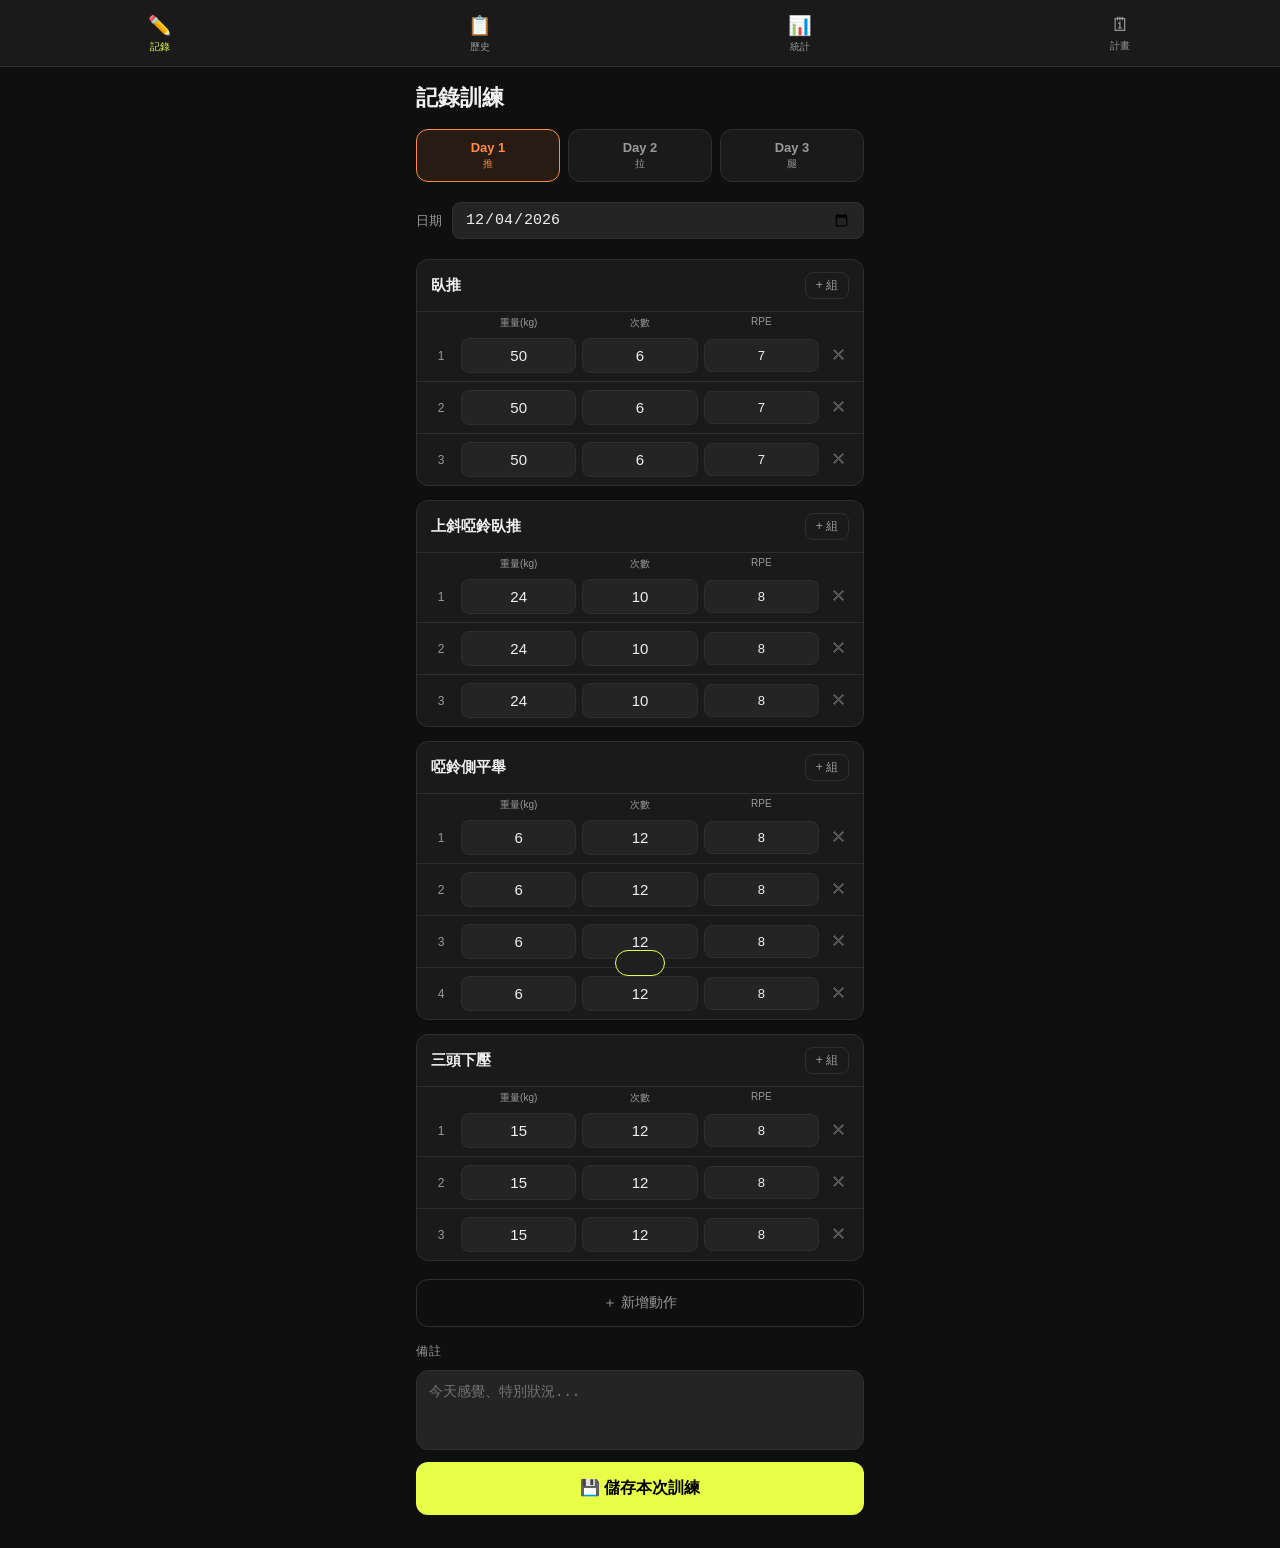
<file: index.html>
<!DOCTYPE html>
<html lang="zh-TW">
<head>
<meta charset="UTF-8">
<meta name="viewport" content="width=device-width, initial-scale=1.0, user-scalable=no">
<meta name="apple-mobile-web-app-capable" content="yes">
<meta name="apple-mobile-web-app-status-bar-style" content="black-translucent">
<title>推拉腿訓練日誌</title>
<style>
  :root {
    --bg: #0f0f0f;
    --surface: #1a1a1a;
    --surface2: #242424;
    --border: #2e2e2e;
    --accent: #e8ff47;
    --accent2: #47b8ff;
    --accent3: #ff6b6b;
    --text: #f0f0f0;
    --text2: #999;
    --radius: 12px;
    --push: #ff8c42;
    --pull: #47b8ff;
    --legs: #b47eff;
    --rest: #555;
    --deload: #ffcc44;
  }
  * { box-sizing: border-box; margin: 0; padding: 0; -webkit-tap-highlight-color: transparent; }
  body { background: var(--bg); color: var(--text); font-family: -apple-system, 'Helvetica Neue', sans-serif; font-size: 16px; min-height: 100vh; }

  /* NAV */
  .nav { display: flex; background: var(--surface); border-bottom: 1px solid var(--border); position: sticky; top: 0; z-index: 100; }
  .nav-btn { flex: 1; padding: 14px 4px 12px; text-align: center; font-size: 10px; color: var(--text2); border: none; background: none; cursor: pointer; transition: color 0.2s; display: flex; flex-direction: column; align-items: center; gap: 3px; }
  .nav-btn .icon { font-size: 19px; }
  .nav-btn.active { color: var(--accent); }

  /* PAGES */
  .page { display: none; padding: 16px; max-width: 480px; margin: 0 auto; padding-bottom: 32px; }
  .page.active { display: block; }
  .page-title { font-size: 22px; font-weight: 700; margin-bottom: 16px; }

  /* TODAY BANNER */
  .today-banner { border-radius: var(--radius); padding: 16px; margin-bottom: 20px; border: 1.5px solid; }
  .today-banner.push { border-color: var(--push); background: rgba(255,140,66,0.08); }
  .today-banner.pull { border-color: var(--pull); background: rgba(71,184,255,0.08); }
  .today-banner.legs { border-color: var(--legs); background: rgba(180,126,255,0.08); }
  .today-banner.rest { border-color: var(--rest); background: rgba(85,85,85,0.08); }
  .today-banner.deload { border-color: var(--deload); background: rgba(255,204,68,0.08); }
  .banner-label { font-size: 11px; text-transform: uppercase; letter-spacing: 0.06em; color: var(--text2); margin-bottom: 4px; }
  .banner-title { font-size: 20px; font-weight: 700; }
  .banner-sub { font-size: 13px; color: var(--text2); margin-top: 6px; }
  .banner-week { font-size: 12px; margin-top: 8px; padding-top: 8px; border-top: 1px solid var(--border); color: var(--text2); }
  .banner-week strong { color: var(--text); }

  /* DAY SELECTOR */
  .day-tabs { display: flex; gap: 8px; margin-bottom: 20px; }
  .day-tab { flex: 1; padding: 10px 4px; text-align: center; border-radius: var(--radius); border: 1.5px solid var(--border); background: var(--surface); color: var(--text2); font-size: 13px; font-weight: 600; cursor: pointer; transition: all 0.2s; }
  .day-tab[data-day="1"].active { border-color: var(--push); color: var(--push); background: rgba(255,140,66,0.1); }
  .day-tab[data-day="2"].active { border-color: var(--pull); color: var(--pull); background: rgba(71,184,255,0.1); }
  .day-tab[data-day="3"].active { border-color: var(--legs); color: var(--legs); background: rgba(180,126,255,0.1); }

  /* DATE PICKER */
  .date-row { display: flex; align-items: center; gap: 10px; margin-bottom: 20px; }
  .date-row label { font-size: 13px; color: var(--text2); white-space: nowrap; }
  .date-input { flex: 1; background: var(--surface2); border: 1px solid var(--border); border-radius: 8px; color: var(--text); padding: 8px 12px; font-size: 15px; }

  /* EXERCISE BLOCK */
  .exercise-block { background: var(--surface); border-radius: var(--radius); margin-bottom: 14px; overflow: hidden; border: 1px solid var(--border); }
  .exercise-header { display: flex; align-items: center; justify-content: space-between; padding: 12px 14px; border-bottom: 1px solid var(--border); }
  .exercise-name { font-size: 15px; font-weight: 600; }
  .add-set-btn { background: none; border: 1px solid var(--border); color: var(--text2); border-radius: 8px; padding: 4px 10px; font-size: 12px; cursor: pointer; }
  .add-set-btn:active { background: var(--surface2); }

  /* SET ROW */
  .set-row { display: grid; grid-template-columns: 28px 1fr 1fr 1fr 28px; gap: 6px; align-items: center; padding: 8px 10px; border-bottom: 1px solid var(--border); }
  .set-row:last-child { border-bottom: none; }
  .set-num { font-size: 12px; color: var(--text2); text-align: center; }
  .set-input { background: var(--surface2); border: 1px solid var(--border); border-radius: 8px; color: var(--text); padding: 8px 6px; font-size: 15px; text-align: center; width: 100%; -moz-appearance: textfield; }
  .set-input::-webkit-outer-spin-button, .set-input::-webkit-inner-spin-button { -webkit-appearance: none; }
  .set-input:focus { outline: none; border-color: var(--accent2); }
  .set-input.rpe-input { font-size: 13px; }
  .col-headers { display: grid; grid-template-columns: 28px 1fr 1fr 1fr 28px; gap: 6px; padding: 4px 10px 0; }
  .col-headers span { font-size: 10px; color: var(--text2); text-align: center; }
  .delete-set-btn { background: none; border: none; color: #555; font-size: 16px; cursor: pointer; text-align: center; padding: 4px; }
  .delete-set-btn:active { color: var(--accent3); }
  .prev-hint { font-size: 11px; color: var(--text2); padding: 6px 14px 8px; }
  .prev-hint strong { color: var(--accent2); }

  /* SAVE BUTTON */
  .save-btn { width: 100%; padding: 16px; background: var(--accent); color: #000; font-size: 16px; font-weight: 700; border: none; border-radius: var(--radius); cursor: pointer; margin-top: 8px; }
  .save-btn:active { opacity: 0.85; }
  .section-label { font-size: 12px; color: var(--text2); margin-bottom: 6px; margin-top: 16px; text-transform: uppercase; letter-spacing: 0.05em; }
  .notes-area { width: 100%; background: var(--surface2); border: 1px solid var(--border); border-radius: var(--radius); color: var(--text); padding: 12px; font-size: 14px; resize: none; min-height: 80px; margin-top: 4px; }
  .notes-area:focus { outline: none; border-color: var(--accent2); }

  /* HISTORY PAGE */
  .history-filter { display: flex; gap: 6px; margin-bottom: 16px; flex-wrap: wrap; }
  .filter-btn { padding: 6px 14px; border-radius: 20px; border: 1.5px solid var(--border); background: var(--surface); color: var(--text2); font-size: 13px; cursor: pointer; }
  .filter-btn.active { border-color: var(--accent); color: var(--accent); background: rgba(232,255,71,0.08); }
  .history-card { background: var(--surface); border-radius: var(--radius); margin-bottom: 12px; border: 1px solid var(--border); overflow: hidden; }
  .history-card-header { display: flex; align-items: center; justify-content: space-between; padding: 12px 14px; }
  .history-date { font-size: 14px; font-weight: 700; }
  .history-day-badge { font-size: 11px; font-weight: 700; padding: 3px 10px; border-radius: 20px; }
  .badge-push { background: rgba(255,140,66,0.2); color: var(--push); }
  .badge-pull { background: rgba(71,184,255,0.2); color: var(--pull); }
  .badge-legs { background: rgba(180,126,255,0.2); color: var(--legs); }
  .history-exercise { padding: 8px 14px; border-top: 1px solid var(--border); }
  .history-exercise-name { font-size: 13px; font-weight: 600; margin-bottom: 4px; }
  .history-sets { display: flex; flex-wrap: wrap; gap: 6px; }
  .history-set-chip { background: var(--surface2); border-radius: 6px; padding: 3px 8px; font-size: 12px; color: var(--text2); }
  .history-set-chip strong { color: var(--text); }
  .delete-session-btn { background: none; border: none; color: #444; font-size: 18px; cursor: pointer; padding: 4px; }
  .delete-session-btn:active { color: var(--accent3); }
  .empty-state { text-align: center; color: var(--text2); padding: 60px 20px; font-size: 15px; }
  .empty-state .icon { font-size: 48px; margin-bottom: 12px; }

  /* STATS PAGE */
  .stats-exercise-select { width: 100%; background: var(--surface2); border: 1px solid var(--border); border-radius: var(--radius); color: var(--text); padding: 10px 14px; font-size: 15px; margin-bottom: 20px; }
  .stats-card { background: var(--surface); border-radius: var(--radius); padding: 14px; margin-bottom: 12px; border: 1px solid var(--border); }
  .stats-card-title { font-size: 12px; color: var(--text2); text-transform: uppercase; letter-spacing: 0.05em; margin-bottom: 8px; }
  .stats-big { font-size: 32px; font-weight: 700; color: var(--accent); }
  .stats-sub { font-size: 13px; color: var(--text2); margin-top: 4px; }
  .stats-row { display: flex; gap: 10px; margin-bottom: 12px; }
  .stats-row .stats-card { flex: 1; margin-bottom: 0; }
  .chart-wrap { background: var(--surface); border-radius: var(--radius); padding: 14px; margin-bottom: 12px; border: 1px solid var(--border); }
  .chart-title { font-size: 12px; color: var(--text2); text-transform: uppercase; letter-spacing: 0.05em; margin-bottom: 12px; }
  .chart-bars { display: flex; align-items: flex-end; gap: 4px; height: 80px; }
  .chart-bar-wrap { flex: 1; display: flex; flex-direction: column; align-items: center; gap: 4px; height: 100%; justify-content: flex-end; }
  .chart-bar { width: 100%; background: var(--accent); border-radius: 4px 4px 0 0; min-height: 2px; transition: height 0.3s; }
  .chart-bar-label { font-size: 9px; color: var(--text2); }
  .chart-bar-val { font-size: 9px; color: var(--accent); font-weight: 600; }

  /* PLAN PAGE */
  .plan-setup { background: var(--surface); border-radius: var(--radius); padding: 16px; margin-bottom: 16px; border: 1px solid var(--border); }
  .plan-setup-title { font-size: 14px; font-weight: 700; margin-bottom: 12px; }
  .plan-setup label { font-size: 13px; color: var(--text2); display: block; margin-bottom: 6px; }
  .plan-setup input { width: 100%; background: var(--surface2); border: 1px solid var(--border); border-radius: 8px; color: var(--text); padding: 10px 12px; font-size: 15px; margin-bottom: 12px; }
  .plan-setup-btn { width: 100%; padding: 12px; background: var(--surface2); color: var(--text); font-size: 14px; font-weight: 600; border: 1px solid var(--border); border-radius: var(--radius); cursor: pointer; }
  .plan-setup-btn:active { background: var(--border); }

  .phase-block { background: var(--surface); border-radius: var(--radius); margin-bottom: 10px; border: 1px solid var(--border); overflow: hidden; }
  .phase-header { display: flex; align-items: center; justify-content: space-between; padding: 12px 14px; cursor: pointer; }
  .phase-label { font-size: 13px; font-weight: 700; }
  .phase-weeks { font-size: 12px; color: var(--text2); }
  .phase-tag { font-size: 11px; font-weight: 700; padding: 3px 10px; border-radius: 20px; }
  .tag-adapt { background: rgba(71,184,255,0.15); color: var(--accent2); }
  .tag-build { background: rgba(232,255,71,0.15); color: var(--accent); }
  .tag-deload { background: rgba(255,204,68,0.2); color: var(--deload); }
  .tag-peak { background: rgba(255,107,107,0.2); color: var(--accent3); }
  .tag-test { background: rgba(180,126,255,0.2); color: var(--legs); }

  .phase-detail { display: none; padding: 0 14px 14px; border-top: 1px solid var(--border); }
  .phase-detail.open { display: block; }
  .phase-detail ul { margin-top: 10px; padding-left: 16px; }
  .phase-detail li { font-size: 13px; color: var(--text2); margin-bottom: 4px; line-height: 1.5; }
  .phase-detail li strong { color: var(--text); }

  .week-row { display: flex; align-items: center; gap: 10px; padding: 8px 0; border-bottom: 1px solid var(--border); }
  .week-row:last-child { border-bottom: none; }
  .week-num { font-size: 12px; color: var(--text2); width: 48px; flex-shrink: 0; }
  .week-dates { font-size: 12px; color: var(--text2); flex: 1; }
  .week-tag { font-size: 11px; font-weight: 700; padding: 2px 8px; border-radius: 12px; }

  .week-schedule { display: flex; gap: 3px; margin-top: 6px; flex-wrap: wrap; }
  .day-chip { font-size: 10px; padding: 2px 6px; border-radius: 6px; font-weight: 600; }
  .chip-push { background: rgba(255,140,66,0.2); color: var(--push); }
  .chip-pull { background: rgba(71,184,255,0.2); color: var(--pull); }
  .chip-legs { background: rgba(180,126,255,0.2); color: var(--legs); }
  .chip-rest { background: rgba(85,85,85,0.15); color: var(--rest); }
  .chip-deload { background: rgba(255,204,68,0.15); color: var(--deload); }

  .progress-bar-wrap { background: var(--surface2); border-radius: 4px; height: 6px; margin: 12px 0; overflow: hidden; }
  .progress-bar { height: 100%; background: var(--accent); border-radius: 4px; transition: width 0.5s; }

  /* TOAST */
  .toast { position: fixed; bottom: 24px; left: 50%; transform: translateX(-50%) translateY(100px); background: #1e1e1e; border: 1px solid var(--accent); color: var(--accent); padding: 12px 24px; border-radius: 30px; font-size: 14px; font-weight: 600; z-index: 999; transition: transform 0.3s cubic-bezier(0.34,1.56,0.64,1); pointer-events: none; white-space: nowrap; }
  .toast.show { transform: translateX(-50%) translateY(0); }

  /* MODAL */
  .modal-overlay { display: none; position: fixed; inset: 0; background: rgba(0,0,0,0.7); z-index: 200; align-items: flex-end; }
  .modal-overlay.open { display: flex; }
  .modal { background: var(--surface); border-radius: 20px 20px 0 0; width: 100%; padding: 24px 20px 40px; }
  .modal-title { font-size: 17px; font-weight: 700; margin-bottom: 16px; }
  .modal-input { width: 100%; background: var(--surface2); border: 1px solid var(--border); border-radius: 10px; color: var(--text); padding: 12px 14px; font-size: 16px; margin-bottom: 12px; }
  .modal-input:focus { outline: none; border-color: var(--accent2); }
  .modal-actions { display: flex; gap: 10px; margin-top: 4px; }
  .modal-btn { flex: 1; padding: 14px; border-radius: var(--radius); border: none; font-size: 15px; font-weight: 600; cursor: pointer; }
  .modal-btn.confirm { background: var(--accent); color: #000; }
  .modal-btn.cancel { background: var(--surface2); color: var(--text2); }
</style>
</head>
<body>

<nav class="nav">
  <button class="nav-btn active" onclick="showPage('record')" id="nav-record">
    <span class="icon">✏️</span>記錄
  </button>
  <button class="nav-btn" onclick="showPage('history')" id="nav-history">
    <span class="icon">📋</span>歷史
  </button>
  <button class="nav-btn" onclick="showPage('stats')" id="nav-stats">
    <span class="icon">📊</span>統計
  </button>
  <button class="nav-btn" onclick="showPage('plan')" id="nav-plan">
    <span class="icon">🗓</span>計畫
  </button>
</nav>

<!-- ========== RECORD PAGE ========== -->
<div class="page active" id="page-record">
  <div class="page-title">記錄訓練</div>
  <div id="today-banner"></div>

  <div class="day-tabs">
    <div class="day-tab active" data-day="1" onclick="selectDay(1)">Day 1<br><small style="font-size:10px;font-weight:400">推</small></div>
    <div class="day-tab" data-day="2" onclick="selectDay(2)">Day 2<br><small style="font-size:10px;font-weight:400">拉</small></div>
    <div class="day-tab" data-day="3" onclick="selectDay(3)">Day 3<br><small style="font-size:10px;font-weight:400">腿</small></div>
  </div>

  <div class="date-row">
    <label>日期</label>
    <input type="date" class="date-input" id="session-date">
  </div>

  <div id="exercises-container"></div>

  <div class="section-label">備註</div>
  <textarea class="notes-area" id="session-notes" placeholder="今天感覺、特別狀況..."></textarea>
  <button class="save-btn" onclick="saveSession()">💾 儲存本次訓練</button>
</div>

<!-- ========== HISTORY PAGE ========== -->
<div class="page" id="page-history">
  <div class="page-title">訓練歷史</div>
  <div class="history-filter">
    <button class="filter-btn active" onclick="filterHistory('all', this)">全部</button>
    <button class="filter-btn" onclick="filterHistory('1', this)">推</button>
    <button class="filter-btn" onclick="filterHistory('2', this)">拉</button>
    <button class="filter-btn" onclick="filterHistory('3', this)">腿</button>
  </div>
  <div id="history-list"></div>
</div>

<!-- ========== STATS PAGE ========== -->
<div class="page" id="page-stats">
  <div class="page-title">進步追蹤</div>
  <select class="stats-exercise-select" id="stats-exercise-select" onchange="renderStats()"></select>
  <div id="stats-content"></div>
</div>

<!-- ========== PLAN PAGE ========== -->
<div class="page" id="page-plan">
  <div class="page-title">1年訓練計畫</div>
  <div id="plan-setup-area"></div>
  <div id="plan-content"></div>
</div>

<!-- TOAST -->
<div class="toast" id="toast"></div>

<!-- ADD EXERCISE MODAL -->
<div class="modal-overlay" id="add-exercise-modal">
  <div class="modal">
    <div class="modal-title">新增動作</div>
    <input class="modal-input" id="new-exercise-name" placeholder="動作名稱（如：臥推）">
    <div class="modal-actions">
      <button class="modal-btn cancel" onclick="closeAddExerciseModal()">取消</button>
      <button class="modal-btn confirm" onclick="confirmAddExercise()">新增</button>
    </div>
  </div>
</div>

<script>
// ============================================================
// DATA LAYER
// ============================================================
const STORAGE_KEY = 'gym_tracker_v1';
const TEMPLATE_KEY = 'gym_tracker_templates_v1';
const PLAN_START_KEY = 'gym_tracker_plan_start';

// 7-day cycle: Mon=推, Tue=拉, Wed=腿, Thu=休, Fri=推, Sat=拉, Sun=腿
// Index 0=Mon, 1=Tue, 2=Wed, 3=Thu, 4=Fri, 5=Sat, 6=Sun
const WEEK_CYCLE = [
  { type: 'push', label: 'Day1 推', color: 'push' },
  { type: 'pull', label: 'Day2 拉', color: 'pull' },
  { type: 'legs', label: 'Day3 腿', color: 'legs' },
  { type: 'rest', label: '休息日',  color: 'rest' },
  { type: 'push', label: 'Day1 推', color: 'push' },
  { type: 'pull', label: 'Day2 拉', color: 'pull' },
  { type: 'legs', label: 'Day3 腿', color: 'legs' },
];

const DAY_NAMES = { 1: '推', 2: '拉', 3: '腿' };
const DAY_BADGES = { 1: 'badge-push', 2: 'badge-pull', 3: 'badge-legs' };

// 1-YEAR PLAN PHASES (52 weeks)
const YEAR_PLAN = [
  // === BLOCK 1: Foundation (Weeks 1-8) ===
  { weeks: [1,2,3,4],    phase: 'adapt',  name: '適應期',   tag: 'tag-adapt',
    sets: '3組', rpe: '≤ 8', note: '熟悉動作，不追重量，每組留1-2下餘裕', detail: [
      '所有主項目維持現有重量',
      '目標：全組都能在 RPE ≤ 8 完成',
      '若某動作已連續2週 RPE ≤ 7，下週可嘗試加重',
      '注意動作模式，不要有代償',
    ]},
  { weeks: [5,6,7,8],    phase: 'build',  name: '增量期 I',  tag: 'tag-build',
    sets: '3-4組', rpe: '8-9', note: '每週進步動作加重 2.5kg 或加次數', detail: [
      '主項目（臥推、滑輪下拉、腿推）優先加重',
      '輔助動作（側平舉、彎舉）先把次數做滿再加重',
      '若掉組超過2下，維持重量不進階',
      '每週記錄最重一組，追蹤進步',
    ]},
  { weeks: [9],          phase: 'deload', name: '減量週 #1', tag: 'tag-deload',
    sets: '2組', rpe: '6-7', note: '重量降20%，每動作只做2組，充分恢復', detail: [
      '所有動作重量降 20%',
      '每個動作只做 2 組，不追次數',
      '不要覺得「浪費」——減量週讓下個循環更強',
      '可多做伸展和有氧恢復',
    ]},
  // === BLOCK 2: Accumulation (Weeks 10-18) ===
  { weeks: [10,11,12,13], phase: 'build', name: '增量期 II', tag: 'tag-build',
    sets: '4組', rpe: '8-9', note: '組數升到4組，繼續線性加重', detail: [
      '主項目組數從3升到4',
      '確認每組都能完成目標次數',
      '腿日加入腿彎舉（膕繩肌補強）',
      '推日加入三頭下壓（三頭補強）',
    ]},
  { weeks: [14,15,16,17], phase: 'build', name: '強化期 I',  tag: 'tag-build',
    sets: '4組', rpe: '9', note: '開始接觸高強度組，每動作1組衝到 RPE9', detail: [
      '前3組維持 RPE8，最後1組推到 RPE9',
      '記錄每次的最重組',
      '若連續2週最後組 RPE 只有 8，下週加重',
      '睡眠和飲食蛋白質攝取要跟上',
    ]},
  { weeks: [18],         phase: 'deload', name: '減量週 #2', tag: 'tag-deload',
    sets: '2組', rpe: '6-7', note: '重量降20%，充分恢復準備下一大塊', detail: [
      '重量降 20%，組數降到 2 組',
      '可以做一些新動作探索，保持新鮮感',
      '回顧前18週的進步，評估哪個部位最弱',
    ]},
  // === BLOCK 3: Intensification (Weeks 19-27) ===
  { weeks: [19,20,21,22], phase: 'build', name: '增量期 III', tag: 'tag-build',
    sets: '4組', rpe: '8-9', note: '帶著更好的基礎重新加重，突破前一循環的重量', detail: [
      '目標超越第8週的最重重量',
      '用漸進式加重：每2週加一次，不要每週都加',
      '若某動作停滯，嘗試換相近動作刺激（如 臥推→上斜臥推）',
    ]},
  { weeks: [23,24,25,26], phase: 'build', name: '強化期 II', tag: 'tag-build',
    sets: '4-5組', rpe: '9', note: '高強度期，準備測試最大重量', detail: [
      '主項目組數可升到5組',
      '最後1-2組 RPE9-10',
      '每週記錄最重組，為第27週測試做準備',
      '輔助動作可以減組以節省恢復資源',
    ]},
  { weeks: [27],         phase: 'deload', name: '減量週 #3', tag: 'tag-deload',
    sets: '2組', rpe: '6', note: '最輕鬆的一週，讓神經系統完全恢復', detail: [
      '重量降 30%，組數 2 組',
      '這週不要追求感覺「練到」',
      '準備好下週的測試重量目標',
    ]},
  // === BLOCK 4: Peak & Test (Weeks 28-34) ===
  { weeks: [28,29,30,31], phase: 'peak', name: '高峰期',    tag: 'tag-peak',
    sets: '3-4組', rpe: '9-10', note: '每個主項目挑戰個人最佳重量', detail: [
      '臥推目標：突破之前最重記錄',
      '滑輪下拉、啞鈴划船：同樣挑戰最重',
      '腿推舉：測試穩定的高重量',
      '輔助動作大幅減少，資源集中在主項目',
    ]},
  { weeks: [32,33,34],   phase: 'test',  name: '測試期',    tag: 'tag-test',
    sets: '2-3組', rpe: '10', note: '正式測試最大重量（估算1RM）', detail: [
      '每天只測一個動作，不要同一天測多個',
      '臥推測試日：只做臥推，其他動作2組輕重量',
      '測試後充分休息',
      'App統計頁可以看到歷史最重記錄',
    ]},
  // === BLOCK 5: Second Half (Weeks 35-44) ===
  { weeks: [35],         phase: 'deload', name: '主動恢復週', tag: 'tag-deload',
    sets: '2組', rpe: '6', note: '讓身心完全充電，為下半年備戰', detail: [
      '可以做輕量全身訓練取代分化',
      '多做有氧、伸展、按摩',
      '設定下半年目標',
    ]},
  { weeks: [36,37,38,39,40], phase: 'build', name: '重建期', tag: 'tag-build',
    sets: '4組', rpe: '8', note: '帶著新的1RM知識重建訓練強度', detail: [
      '以測試得到的最大重量為基礎，設新的訓練重量',
      '通常用 1RM 的 70-80% 作為訓練重量',
      '重新線性漸進',
    ]},
  { weeks: [41],         phase: 'deload', name: '減量週 #4', tag: 'tag-deload',
    sets: '2組', rpe: '6-7', note: '常規減量', detail: [
      '重量降 20%，組數 2 組',
    ]},
  { weeks: [42,43,44,45], phase: 'build', name: '強化期 III', tag: 'tag-build',
    sets: '4-5組', rpe: '9', note: '衝刺第二次個人最佳', detail: [
      '目標超越第一輪（第28-34週）的成績',
      '睡眠、飲食、壓力管理是這個階段的關鍵',
    ]},
  { weeks: [46],         phase: 'deload', name: '減量週 #5', tag: 'tag-deload',
    sets: '2組', rpe: '6', note: '年度倒數前最後一次大減量', detail: [
      '重量降 30%，讓身體完全恢復',
    ]},
  // === BLOCK 6: Year End (Weeks 47-52) ===
  { weeks: [47,48,49,50], phase: 'peak', name: '年末高峰期', tag: 'tag-peak',
    sets: '4組', rpe: '9-10', note: '全力衝刺年度最佳', detail: [
      '挑戰全年最重記錄',
      '所有資源投入主項目',
    ]},
  { weeks: [51,52],      phase: 'test',  name: '年末測試',  tag: 'tag-test',
    sets: '2-3組', rpe: '10', note: '年度收尾，測試1年成果', detail: [
      '正式記錄年度最佳重量',
      '對比一年前的起點，看見進步',
      '規劃明年計畫',
    ]},
];

const DEFAULT_TEMPLATES = {
  1: [
    { name: '臥推', sets: [{w:50,r:6,rpe:7},{w:50,r:6,rpe:7},{w:50,r:6,rpe:7}] },
    { name: '上斜啞鈴臥推', sets: [{w:24,r:10,rpe:8},{w:24,r:10,rpe:8},{w:24,r:10,rpe:8}] },
    { name: '啞鈴側平舉', sets: [{w:6,r:12,rpe:8},{w:6,r:12,rpe:8},{w:6,r:12,rpe:8},{w:6,r:12,rpe:8}] },
    { name: '三頭下壓', sets: [{w:15,r:12,rpe:8},{w:15,r:12,rpe:8},{w:15,r:12,rpe:8}] },
  ],
  2: [
    { name: '滑輪下拉', sets: [{w:36,r:10,rpe:8},{w:36,r:10,rpe:8},{w:36,r:10,rpe:8},{w:36,r:10,rpe:8}] },
    { name: '啞鈴划船', sets: [{w:40,r:8,rpe:8},{w:40,r:8,rpe:8},{w:40,r:8,rpe:8},{w:40,r:8,rpe:8}] },
    { name: '器械划船', sets: [{w:25,r:12,rpe:8},{w:25,r:12,rpe:8},{w:25,r:12,rpe:8}] },
    { name: 'W槓彎舉', sets: [{w:15,r:10,rpe:8},{w:15,r:10,rpe:8},{w:15,r:10,rpe:8}] },
    { name: '臉拉', sets: [{w:10,r:15,rpe:8},{w:10,r:15,rpe:8},{w:10,r:15,rpe:8}] },
  ],
  3: [
    { name: '腿推舉', sets: [{w:25,r:10,rpe:8},{w:25,r:10,rpe:8},{w:25,r:10,rpe:8},{w:25,r:10,rpe:8},{w:25,r:10,rpe:8}] },
    { name: 'V Squat', sets: [{w:20,r:12,rpe:8},{w:20,r:12,rpe:8},{w:20,r:12,rpe:8},{w:20,r:12,rpe:8}] },
    { name: '腿伸屈', sets: [{w:18,r:12,rpe:8},{w:18,r:12,rpe:8},{w:18,r:12,rpe:8}] },
    { name: '腿彎舉', sets: [{w:15,r:12,rpe:8},{w:15,r:12,rpe:8},{w:15,r:12,rpe:8}] },
    { name: '腿外展', sets: [{w:32,r:12,rpe:8},{w:32,r:12,rpe:8},{w:32,r:12,rpe:8},{w:32,r:12,rpe:8}] },
  ],
};

let currentDay = 1;
let currentExercises = [];

function getSessions() { return JSON.parse(localStorage.getItem(STORAGE_KEY) || '[]'); }
function saveSessions(s) { localStorage.setItem(STORAGE_KEY, JSON.stringify(s)); }
function getTemplates() {
  const s = localStorage.getItem(TEMPLATE_KEY);
  return s ? JSON.parse(s) : JSON.parse(JSON.stringify(DEFAULT_TEMPLATES));
}
function saveTemplates(t) { localStorage.setItem(TEMPLATE_KEY, JSON.stringify(t)); }
function getPlanStart() { return localStorage.getItem(PLAN_START_KEY) || ''; }
function setPlanStart(d) { localStorage.setItem(PLAN_START_KEY, d); }

// ============================================================
// TODAY BANNER
// ============================================================
function getTodaySchedule() {
  const planStart = getPlanStart();
  if (!planStart) return null;
  const start = new Date(planStart + 'T00:00:00');
  const today = new Date(); today.setHours(0,0,0,0);
  const diffDays = Math.floor((today - start) / 86400000);
  if (diffDays < 0 || diffDays >= 364) return null;

  const weekNum = Math.floor(diffDays / 7) + 1;
  const dayOfCycle = diffDays % 7; // 0=Mon-equivalent
  const schedule = WEEK_CYCLE[dayOfCycle];
  const phase = getPhaseForWeek(weekNum);
  const isDeload = phase && phase.phase === 'deload';

  return { weekNum, dayOfCycle, schedule, phase, isDeload };
}

function getPhaseForWeek(weekNum) {
  return YEAR_PLAN.find(p => p.weeks.includes(weekNum)) || null;
}

function renderTodayBanner() {
  const banner = document.getElementById('today-banner');
  const info = getTodaySchedule();
  if (!info) { banner.innerHTML = ''; return; }

  const { weekNum, schedule, phase, isDeload } = info;
  const colorClass = isDeload ? 'deload' : schedule.color;
  const icon = { push:'💪', pull:'🔵', legs:'🦵', rest:'😴' }[schedule.type] || '📅';

  let phaseHtml = '';
  if (phase) {
    phaseHtml = `<div class="banner-week">第 <strong>${weekNum}</strong> 週 ｜ ${phase.name}（${phase.sets}，RPE ${phase.rpe}）</div>`;
  }

  banner.innerHTML = `<div class="today-banner ${colorClass}">
    <div class="banner-label">今天該練</div>
    <div class="banner-title">${icon} ${isDeload ? '⚡ 減量－' : ''}${schedule.label}</div>
    ${isDeload ? '<div class="banner-sub" style="color:var(--deload)">減量週：重量降20%，每動作只做2組</div>' : ''}
    ${phaseHtml}
  </div>`;

  // Auto-select the right day tab
  if (schedule.type === 'push') selectDay(1, true);
  else if (schedule.type === 'pull') selectDay(2, true);
  else if (schedule.type === 'legs') selectDay(3, true);
}

// ============================================================
// RECORD PAGE
// ============================================================
function initDate() {
  const d = new Date();
  document.getElementById('session-date').value = d.toISOString().split('T')[0];
}

function selectDay(day, silent) {
  currentDay = day;
  document.querySelectorAll('.day-tab').forEach(t => t.classList.remove('active'));
  document.querySelector(`.day-tab[data-day="${day}"]`).classList.add('active');
  if (!silent) loadTemplate(day);
  else { const templates = getTemplates(); currentExercises = JSON.parse(JSON.stringify(templates[day])); renderExercises(); }
}

function loadTemplate(day) {
  const templates = getTemplates();
  currentExercises = JSON.parse(JSON.stringify(templates[day]));
  renderExercises();
}

function getPrevSession(day) {
  const sessions = getSessions().filter(s => s.day == day);
  return sessions.length ? sessions[sessions.length - 1] : null;
}

function renderExercises() {
  const container = document.getElementById('exercises-container');
  const prev = getPrevSession(currentDay);
  container.innerHTML = '';

  currentExercises.forEach((ex, ei) => {
    const prevEx = prev ? prev.exercises.find(e => e.name === ex.name) : null;
    let prevHint = '';
    if (prevEx) {
      const best = prevEx.sets.reduce((a,b) => ((+a.w||0) >= (+b.w||0) ? a : b), prevEx.sets[0]);
      const date = new Date(prev.date + 'T00:00:00').toLocaleDateString('zh-TW', {month:'numeric',day:'numeric'});
      prevHint = `<div class="prev-hint">上次 ${date}：最重 <strong>${best.w}kg × ${best.r}下</strong>（RPE ${best.rpe}）</div>`;
    }

    const setsHtml = ex.sets.map((set, si) => `
      <div class="set-row" id="set-${ei}-${si}">
        <span class="set-num">${si+1}</span>
        <input class="set-input" type="number" inputmode="decimal" placeholder="kg" value="${set.w||''}" onchange="updateSet(${ei},${si},'w',this.value)">
        <input class="set-input" type="number" inputmode="numeric" placeholder="下" value="${set.r||''}" onchange="updateSet(${ei},${si},'r',this.value)">
        <input class="set-input rpe-input" type="number" inputmode="decimal" placeholder="RPE" min="1" max="10" step="0.5" value="${set.rpe||''}" onchange="updateSet(${ei},${si},'rpe',this.value)">
        <button class="delete-set-btn" onclick="deleteSet(${ei},${si})">✕</button>
      </div>`).join('');

    container.innerHTML += `<div class="exercise-block">
      <div class="exercise-header">
        <span class="exercise-name">${ex.name}</span>
        <button class="add-set-btn" onclick="addSet(${ei})">+ 組</button>
      </div>
      ${prevHint}
      <div class="col-headers"><span></span><span>重量(kg)</span><span>次數</span><span>RPE</span><span></span></div>
      <div id="sets-${ei}">${setsHtml}</div>
    </div>`;
  });

  container.innerHTML += `<button class="add-set-btn" style="width:100%;padding:14px;border-radius:12px;margin-top:4px;font-size:14px;" onclick="openAddExerciseModal()">＋ 新增動作</button>`;
}

function updateSet(ei, si, field, value) {
  currentExercises[ei].sets[si][field] = value === '' ? '' : +value;
}
function addSet(ei) {
  const last = currentExercises[ei].sets.slice(-1)[0] || {w:'',r:'',rpe:''};
  currentExercises[ei].sets.push({w: last.w, r: last.r, rpe: ''});
  renderExercises();
}
function deleteSet(ei, si) {
  if (currentExercises[ei].sets.length <= 1) return;
  currentExercises[ei].sets.splice(si, 1);
  renderExercises();
}

function openAddExerciseModal() {
  document.getElementById('new-exercise-name').value = '';
  document.getElementById('add-exercise-modal').classList.add('open');
  setTimeout(() => document.getElementById('new-exercise-name').focus(), 100);
}
function closeAddExerciseModal() { document.getElementById('add-exercise-modal').classList.remove('open'); }
function confirmAddExercise() {
  const name = document.getElementById('new-exercise-name').value.trim();
  if (!name) return;
  currentExercises.push({ name, sets: [{w:'',r:'',rpe:''},{w:'',r:'',rpe:''},{w:'',r:'',rpe:''}] });
  closeAddExerciseModal();
  renderExercises();
}

function saveSession() {
  const date = document.getElementById('session-date').value;
  const notes = document.getElementById('session-notes').value;
  if (!date) { showToast('請選擇日期'); return; }

  currentExercises.forEach((ex, ei) => {
    ex.sets.forEach((set, si) => {
      const row = document.getElementById(`set-${ei}-${si}`);
      if (!row) return;
      const inputs = row.querySelectorAll('.set-input');
      set.w = inputs[0].value === '' ? '' : +inputs[0].value;
      set.r = inputs[1].value === '' ? '' : +inputs[1].value;
      set.rpe = inputs[2].value === '' ? '' : +inputs[2].value;
    });
  });

  const session = { id: Date.now(), date, day: currentDay, exercises: JSON.parse(JSON.stringify(currentExercises)), notes };
  const sessions = getSessions(); sessions.push(session); saveSessions(sessions);

  const templates = getTemplates();
  templates[currentDay] = JSON.parse(JSON.stringify(currentExercises));
  saveTemplates(templates);

  showToast('✅ 訓練已儲存！');
  document.getElementById('session-notes').value = '';
}

// ============================================================
// HISTORY PAGE
// ============================================================
let historyFilter = 'all';

function filterHistory(filter, btn) {
  historyFilter = filter;
  document.querySelectorAll('.filter-btn').forEach(b => b.classList.remove('active'));
  btn.classList.add('active');
  renderHistory();
}

function renderHistory() {
  const sessions = getSessions().slice().reverse();
  const filtered = historyFilter === 'all' ? sessions : sessions.filter(s => String(s.day) === historyFilter);
  const container = document.getElementById('history-list');
  if (!filtered.length) { container.innerHTML = `<div class="empty-state"><div class="icon">🏋️</div>還沒有訓練紀錄<br>去記錄第一次訓練吧！</div>`; return; }

  container.innerHTML = filtered.map(s => {
    const dateStr = new Date(s.date + 'T00:00:00').toLocaleDateString('zh-TW', {year:'numeric',month:'long',day:'numeric'});
    const exercisesHtml = s.exercises.map(ex => {
      const setsHtml = ex.sets.map((set,i) =>
        `<span class="history-set-chip">${i+1}. <strong>${set.w||'?'}kg</strong> × ${set.r||'?'} <span style="color:#666">R${set.rpe||'?'}</span></span>`
      ).join('');
      return `<div class="history-exercise"><div class="history-exercise-name">${ex.name}</div><div class="history-sets">${setsHtml}</div></div>`;
    }).join('');
    const notesHtml = s.notes ? `<div style="padding:8px 14px;border-top:1px solid var(--border);font-size:12px;color:var(--text2)">💬 ${s.notes}</div>` : '';
    return `<div class="history-card">
      <div class="history-card-header">
        <span class="history-date">📅 ${dateStr}</span>
        <div style="display:flex;align-items:center;gap:8px">
          <span class="history-day-badge ${DAY_BADGES[s.day]}">Day${s.day} ${DAY_NAMES[s.day]}</span>
          <button class="delete-session-btn" onclick="deleteSession(${s.id})">🗑</button>
        </div>
      </div>
      ${exercisesHtml}${notesHtml}
    </div>`;
  }).join('');
}

function deleteSession(id) {
  if (!confirm('確定要刪除這筆訓練記錄？')) return;
  saveSessions(getSessions().filter(s => s.id !== id));
  renderHistory();
  showToast('已刪除');
}

// ============================================================
// STATS PAGE
// ============================================================
function populateExerciseSelect() {
  const sessions = getSessions();
  const exerciseSet = new Set();
  sessions.forEach(s => s.exercises.forEach(e => exerciseSet.add(e.name)));
  const select = document.getElementById('stats-exercise-select');
  const current = select.value;
  select.innerHTML = exerciseSet.size
    ? [...exerciseSet].map(n => `<option value="${n}" ${n===current?'selected':''}>${n}</option>`).join('')
    : '<option value="">無資料</option>';
}

function renderStats() {
  const name = document.getElementById('stats-exercise-select').value;
  const container = document.getElementById('stats-content');
  if (!name) { container.innerHTML = '<div class="empty-state"><div class="icon">📊</div>先記錄訓練才能看統計！</div>'; return; }

  const history = [];
  getSessions().forEach(s => {
    const ex = s.exercises.find(e => e.name === name);
    if (!ex) return;
    const valid = ex.sets.filter(set => set.w && set.r);
    if (!valid.length) return;
    const bestW = Math.max(...valid.map(set => +set.w));
    const totalVol = valid.reduce((sum, set) => sum + (+set.w * +set.r), 0);
    const rpeSets = valid.filter(set => set.rpe);
    const avgRpe = rpeSets.length ? (rpeSets.reduce((s,set) => s + +set.rpe, 0) / rpeSets.length).toFixed(1) : '-';
    history.push({ date: s.date, bestW, totalVol, avgRpe });
  });

  if (!history.length) { container.innerHTML = `<div class="empty-state"><div class="icon">🔍</div>找不到「${name}」的資料</div>`; return; }

  const latest = history[history.length-1];
  const maxEver = Math.max(...history.map(h => h.bestW));
  const maxVol = Math.max(...history.map(h => h.totalVol));
  const recent = history.slice(-8);
  const barMax = Math.max(...recent.map(h => h.bestW));

  const barsHtml = recent.map(h => {
    const pct = barMax ? Math.round((h.bestW / barMax) * 100) : 0;
    const label = new Date(h.date+'T00:00:00').toLocaleDateString('zh-TW',{month:'numeric',day:'numeric'});
    return `<div class="chart-bar-wrap">
      <div class="chart-bar-val">${h.bestW}</div>
      <div class="chart-bar" style="height:${Math.max(pct*0.6,2)}px"></div>
      <div class="chart-bar-label">${label}</div>
    </div>`;
  }).join('');

  container.innerHTML = `
    <div class="stats-row">
      <div class="stats-card"><div class="stats-card-title">本次最重</div><div class="stats-big">${latest.bestW}<span style="font-size:16px;font-weight:400"> kg</span></div><div class="stats-sub">RPE ${latest.avgRpe}</div></div>
      <div class="stats-card"><div class="stats-card-title">歷史最重</div><div class="stats-big" style="color:var(--accent3)">${maxEver}<span style="font-size:16px;font-weight:400"> kg</span></div><div class="stats-sub">共 ${history.length} 次訓練</div></div>
    </div>
    <div class="stats-card"><div class="stats-card-title">本次訓練量</div><div class="stats-big" style="color:var(--accent2)">${latest.totalVol.toLocaleString()}<span style="font-size:16px;font-weight:400"> kg</span></div><div class="stats-sub">歷史最高 ${maxVol.toLocaleString()} kg</div></div>
    <div class="chart-wrap"><div class="chart-title">最近 ${recent.length} 次最重重量</div><div class="chart-bars">${barsHtml}</div></div>`;
}

// ============================================================
// PLAN PAGE
// ============================================================
function renderPlanPage() {
  const planStart = getPlanStart();
  const setupArea = document.getElementById('plan-setup-area');
  const contentArea = document.getElementById('plan-content');

  if (!planStart) {
    setupArea.innerHTML = `<div class="plan-setup">
      <div class="plan-setup-title">🗓 設定計畫開始日期</div>
      <label>你的計畫從哪天開始？</label>
      <input type="date" id="plan-start-input" value="${new Date().toISOString().split('T')[0]}">
      <button class="plan-setup-btn" onclick="savePlanStart()">✅ 開始我的1年計畫</button>
    </div>`;
    contentArea.innerHTML = '';
    return;
  }

  const start = new Date(planStart + 'T00:00:00');
  const today = new Date(); today.setHours(0,0,0,0);
  const elapsed = Math.floor((today - start) / 86400000);
  const currentWeek = Math.max(1, Math.floor(elapsed / 7) + 1);
  const progressPct = Math.min(100, Math.round((currentWeek / 52) * 100));

  setupArea.innerHTML = `<div class="plan-setup" style="padding:12px 14px;">
    <div style="display:flex;justify-content:space-between;align-items:center;margin-bottom:8px;">
      <span style="font-size:13px;color:var(--text2)">計畫進度</span>
      <span style="font-size:13px;font-weight:700">第 ${currentWeek} / 52 週</span>
    </div>
    <div class="progress-bar-wrap"><div class="progress-bar" style="width:${progressPct}%"></div></div>
    <div style="display:flex;justify-content:space-between;">
      <span style="font-size:11px;color:var(--text2)">開始：${new Date(planStart+'T00:00:00').toLocaleDateString('zh-TW')}</span>
      <button onclick="resetPlan()" style="background:none;border:none;color:var(--text2);font-size:11px;cursor:pointer;text-decoration:underline;">重設日期</button>
    </div>
  </div>`;

  // Weekly schedule preview (current + next 2 weeks)
  let weekPreviewHtml = '';
  for (let w = Math.max(1, currentWeek - 1); w <= Math.min(52, currentWeek + 2); w++) {
    const weekStart = new Date(start); weekStart.setDate(start.getDate() + (w-1)*7);
    const weekEnd = new Date(weekStart); weekEnd.setDate(weekStart.getDate() + 6);
    const dateRange = `${weekStart.toLocaleDateString('zh-TW',{month:'numeric',day:'numeric'})} – ${weekEnd.toLocaleDateString('zh-TW',{month:'numeric',day:'numeric'})}`;
    const phase = getPhaseForWeek(w);
    const isCurrentWeek = w === currentWeek;
    const tagClass = phase ? phase.tag : 'tag-adapt';
    const tagName = phase ? phase.name : '';

    const dayChips = WEEK_CYCLE.map((d,i) => {
      const isDeload = phase && phase.phase === 'deload';
      const chipType = isDeload ? 'chip-deload' : `chip-${d.type}`;
      const dayNames = ['一','二','三','四','五','六','日'];
      const shortLabel = d.type === 'rest' ? '休' : (isDeload ? '減' : {push:'推',pull:'拉',legs:'腿'}[d.type]);
      return `<span class="day-chip ${chipType}">${dayNames[i]}${shortLabel}</span>`;
    }).join('');

    weekPreviewHtml += `<div class="week-row" style="${isCurrentWeek ? 'background:rgba(232,255,71,0.04);' : ''}">
      <span class="week-num" style="${isCurrentWeek ? 'color:var(--accent);font-weight:700;' : ''}">第${w}週${isCurrentWeek ? ' 👈' : ''}</span>
      <div style="flex:1;">
        <div style="display:flex;align-items:center;gap:6px;margin-bottom:4px;">
          <span style="font-size:12px;color:var(--text2)">${dateRange}</span>
          <span class="phase-tag ${tagClass}">${tagName}</span>
        </div>
        <div class="week-schedule">${dayChips}</div>
      </div>
    </div>`;
  }

  // All phases accordion
  const phasesHtml = YEAR_PLAN.map((p, idx) => {
    const startWeek = p.weeks[0], endWeek = p.weeks[p.weeks.length-1];
    const weeksLabel = startWeek === endWeek ? `第 ${startWeek} 週` : `第 ${startWeek}–${endWeek} 週`;
    const isCurrent = p.weeks.includes(currentWeek);
    const detailItems = p.detail.map(d => `<li>${d}</li>`).join('');
    return `<div class="phase-block" style="${isCurrent ? 'border-color:var(--accent);' : ''}">
      <div class="phase-header" onclick="togglePhase(${idx})">
        <div>
          <div class="phase-label" style="${isCurrent ? 'color:var(--accent);' : ''}">${isCurrent ? '▶ ' : ''}${p.name}</div>
          <div class="phase-weeks">${weeksLabel}　${p.sets}，RPE ${p.rpe}</div>
        </div>
        <span class="phase-tag ${p.tag}">${p.name}</span>
      </div>
      <div class="phase-detail" id="phase-detail-${idx}">
        <div style="font-size:12px;color:var(--text2);margin-top:8px;">${p.note}</div>
        <ul>${detailItems}</ul>
      </div>
    </div>`;
  }).join('');

  contentArea.innerHTML = `
    <div style="margin:16px 0 8px;">
      <div style="font-size:13px;font-weight:700;margin-bottom:10px;color:var(--text2);text-transform:uppercase;letter-spacing:0.05em;">本週 & 近期</div>
      <div class="phase-block">${weekPreviewHtml}</div>
    </div>
    <div style="margin:20px 0 8px;">
      <div style="font-size:13px;font-weight:700;margin-bottom:10px;color:var(--text2);text-transform:uppercase;letter-spacing:0.05em;">完整52週計畫</div>
      ${phasesHtml}
    </div>`;

  // Auto-expand current phase
  const currentPhaseIdx = YEAR_PLAN.findIndex(p => p.weeks.includes(currentWeek));
  if (currentPhaseIdx >= 0) {
    const el = document.getElementById(`phase-detail-${currentPhaseIdx}`);
    if (el) el.classList.add('open');
  }
}

function togglePhase(idx) {
  const el = document.getElementById(`phase-detail-${idx}`);
  el.classList.toggle('open');
}

function savePlanStart() {
  const val = document.getElementById('plan-start-input').value;
  if (!val) return;
  setPlanStart(val);
  renderPlanPage();
  renderTodayBanner();
  showToast('✅ 計畫已設定！');
}

function resetPlan() {
  if (!confirm('重設計畫開始日期？')) return;
  localStorage.removeItem(PLAN_START_KEY);
  renderPlanPage();
  renderTodayBanner();
}

// ============================================================
// NAVIGATION
// ============================================================
function showPage(page) {
  document.querySelectorAll('.page').forEach(p => p.classList.remove('active'));
  document.querySelectorAll('.nav-btn').forEach(b => b.classList.remove('active'));
  document.getElementById(`page-${page}`).classList.add('active');
  document.getElementById(`nav-${page}`).classList.add('active');
  if (page === 'history') renderHistory();
  if (page === 'stats') { populateExerciseSelect(); renderStats(); }
  if (page === 'plan') renderPlanPage();
}

function showToast(msg) {
  const t = document.getElementById('toast');
  t.textContent = msg;
  t.classList.add('show');
  setTimeout(() => t.classList.remove('show'), 2200);
}

// ============================================================
// INIT
// ============================================================
initDate();
selectDay(1);
renderTodayBanner();
</script>
</body>
</html>
</file>
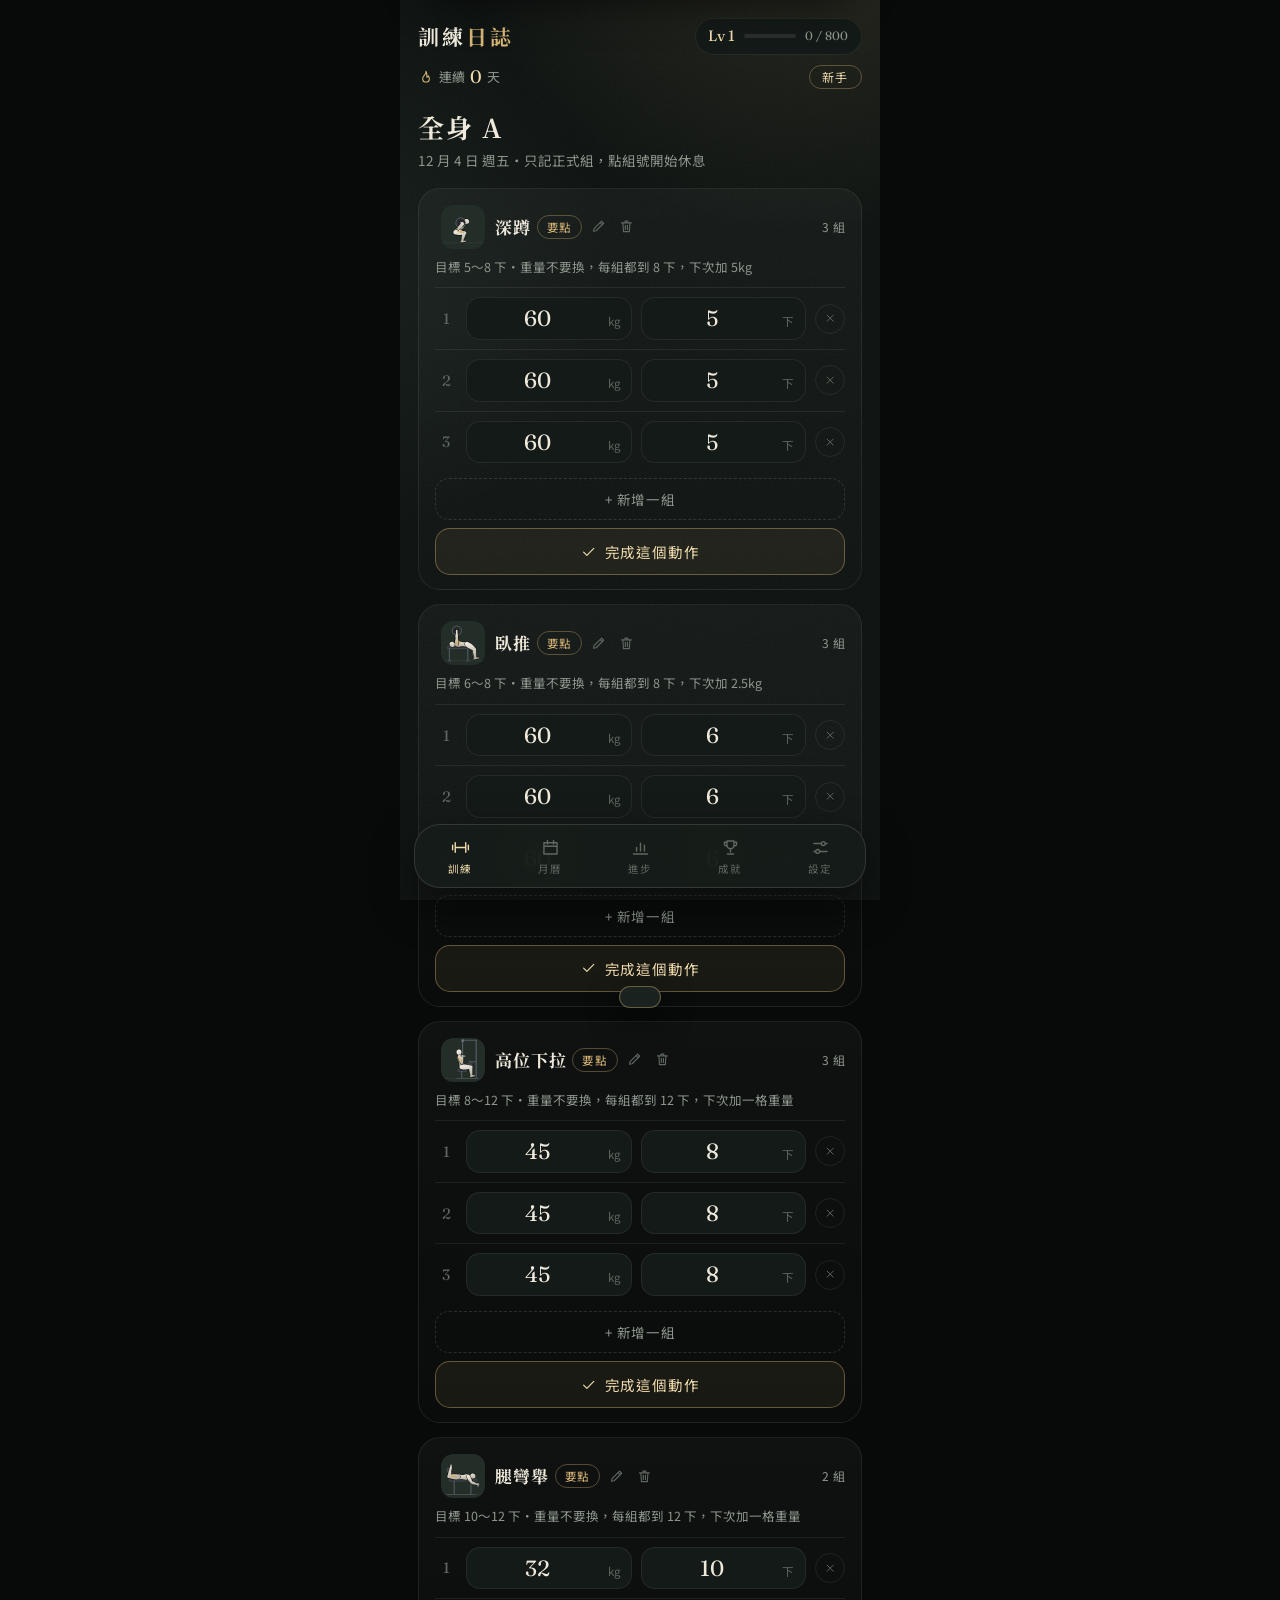
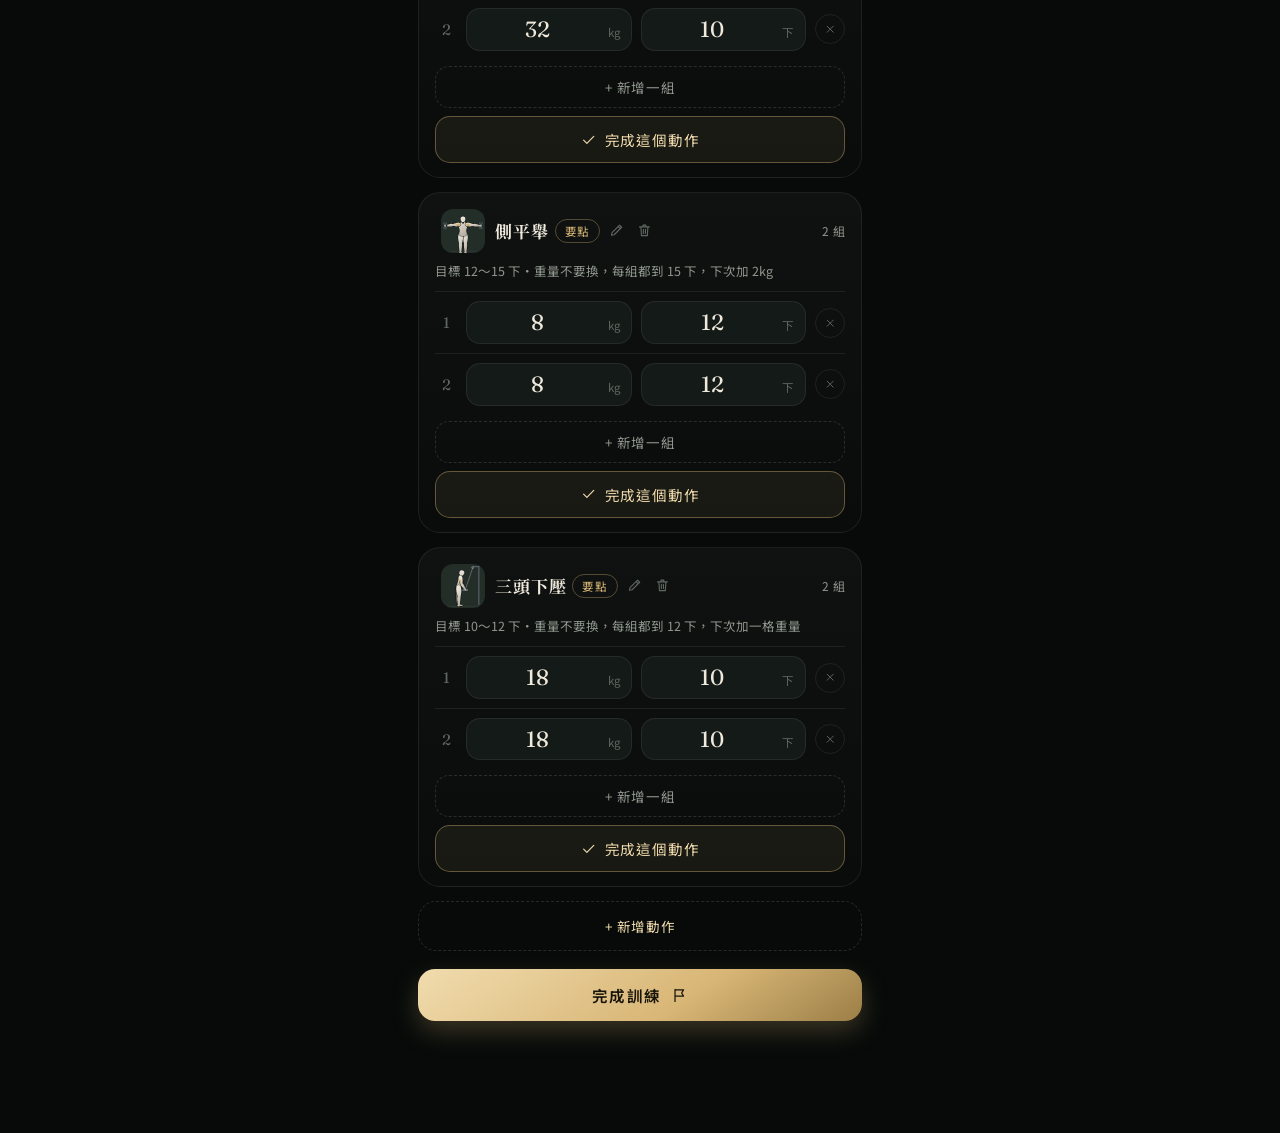
<file: deploy/index.html>
<!DOCTYPE html>
<html lang="zh-TW">
<head>
<meta charset="UTF-8">
<meta name="viewport" content="width=device-width, initial-scale=1.0, maximum-scale=1.0, user-scalable=no">
<title>健身打卡遊戲</title>
<link href="https://fonts.googleapis.com/css2?family=Noto+Sans+TC:wght@400;500;700&display=swap" rel="stylesheet">
<link rel="preconnect" href="https://fonts.googleapis.com">
<link rel="preconnect" href="https://fonts.gstatic.com" crossorigin>
<link href="https://fonts.googleapis.com/css2?family=Fraunces:opsz,wght@9..144,300;9..144,400;9..144,500&family=Noto+Serif+TC:wght@500;700&display=swap" rel="stylesheet">
<style>
@font-face {
  font-family: 'PressStart';
  src: url('[data-uri]') format('truetype');
}

/* Cubic 11 (俐方體11號) pixel CJK font, SIL OFL 1.1 — see fonts/OFL.txt */
@font-face {
  font-family: 'Cubic11';
  src: url('fonts/Cubic_11.woff2') format('woff2');
  font-display: swap;
}

*{box-sizing:border-box;margin:0;padding:0;}
body{font-family:'Cubic11','Noto Sans TC',sans-serif;background:#0a0a1a;color:#e0e0e0;min-height:100vh;display:flex;flex-direction:column;}

/* Header */
#app-header{background:#16213e;padding:12px 16px;display:flex;align-items:center;justify-content:space-between;border-bottom:2px solid #0f3460;}
#app-title{font-family:'PressStart',monospace;font-size:12px;color:#f39c12;letter-spacing:1px;}
#xp-area{display:flex;flex-direction:column;align-items:flex-end;gap:4px;}
#level-badge{font-family:'PressStart',monospace;font-size:12px;color:#f1c40f;}
#xp-bar-wrap{width:120px;height:8px;background:#2c3e50;border-radius:4px;overflow:hidden;}
#xp-bar{height:100%;background:linear-gradient(90deg,#f39c12,#e74c3c);border-radius:4px;transition:width 0.5s;}
#xp-text{font-family:'PressStart',monospace;font-size:8px;color:#bdc3c7;}

/* Streak */
#streak-bar{background:#0f3460;padding:6px 16px;text-align:center;font-size:14px;color:#f39c12;}

/* Main */
#main{flex:1;overflow-y:auto;padding-bottom:70px;}
#section-map{height:100%;overflow:hidden;}

/* Bottom Nav */
#bottom-nav{position:fixed;bottom:0;left:0;right:0;background:#16213e;border-top:2px solid #0f3460;display:flex;z-index:100;}
.nav-btn{flex:1;padding:10px 4px 8px;display:flex;flex-direction:column;align-items:center;gap:3px;cursor:pointer;border:none;background:none;color:#7f8c8d;font-size:12px;font-family:'Cubic11','Noto Sans TC',sans-serif;transition:color 0.2s;}
.nav-btn.active{color:#f39c12;}
.nav-btn svg{width:22px;height:22px;}
.nav-btn svg.px{width:24px;height:24px;}
.nav-px{display:flex;line-height:0;}
.nav-btn span{font-size:12px;}

/* Day Tabs */
#day-tabs{display:flex;overflow-x:auto;gap:6px;padding:12px 12px 0;scrollbar-width:none;}
#day-tabs::-webkit-scrollbar{display:none;}
.day-tab{flex-shrink:0;padding:6px 12px;border-radius:20px;border:2px solid transparent;cursor:pointer;font-size:12px;font-weight:500;transition:all 0.2s;background:#1a1a2e;color:#7f8c8d;}
.day-tab.active{color:#fff;border-color:currentColor;}
.day-tab.active.push{color:#e74c3c;border-color:#e74c3c;background:#2d1515;}
.day-tab.active.pull{color:#3498db;border-color:#3498db;background:#152030;}
.day-tab.active.legs{color:#2ecc71;border-color:#2ecc71;background:#152818;}
.day-tab.active.rest{color:#7f8c8d;border-color:#7f8c8d;}

/* Exercise Cards */
.ex-card{background:#1a1a2e;border-radius:12px;margin:12px;padding:14px;border:1px solid #2a2a4e;}
.ex-name{font-size:16px;font-weight:700;margin-bottom:10px;color:#fff;}
.ex-name span{font-size:12px;font-weight:400;color:#7f8c8d;margin-left:6px;}

/* Set rows */
.set-row{display:flex;align-items:center;gap:6px;margin-bottom:8px;padding:8px 10px;border-radius:8px;background:#0f0f2a;transition:all 0.2s;}
.set-row.confirmed{background:#0d1f0d;opacity:0.75;}
.set-row.locked{background:#111128;opacity:0.5;}
.set-num{font-size:12px;color:#7f8c8d;width:18px;flex-shrink:0;text-align:center;}
.set-inp{flex:1;min-width:0;}
.set-inp input{width:100%;background:#1e1e3e;border:1px solid #2a2a5e;border-radius:6px;color:#fff;font-size:16px;padding:6px 4px;font-family:'Cubic11','Noto Sans TC',sans-serif;text-align:center;}
.set-inp input:disabled{background:#181830;color:#555;border-color:#222;}
.set-inp label{font-size:12px;color:#7f8c8d;display:block;text-align:center;margin-bottom:2px;}
.confirm-btn{width:44px;height:44px;border-radius:50%;background:#27ae60;border:none;color:#fff;font-size:20px;cursor:pointer;flex-shrink:0;display:flex;align-items:center;justify-content:center;transition:transform 0.1s;}
.confirm-btn:active{transform:scale(0.9);}
.confirmed-icon{width:44px;height:44px;border-radius:50%;background:#1a3a1a;display:flex;align-items:center;justify-content:center;font-size:18px;flex-shrink:0;}
.lock-icon{width:44px;height:44px;border-radius:50%;background:#1a1a2e;display:flex;align-items:center;justify-content:center;font-size:18px;flex-shrink:0;color:#444;}

/* Add set button */
.add-set-btn{width:100%;padding:8px;border:1px dashed #2a2a5e;border-radius:8px;background:none;color:#7f8c8d;font-size:14px;cursor:pointer;margin-top:4px;font-family:'Cubic11','Noto Sans TC',sans-serif;}
.add-set-btn:hover{border-color:#3498db;color:#3498db;}

/* Complete button */
#complete-btn-wrap{padding:0 12px 12px;}
#complete-btn{width:100%;padding:14px;border-radius:12px;background:linear-gradient(135deg,#f39c12,#e74c3c);border:none;color:#fff;font-size:16px;font-weight:700;cursor:pointer;font-family:'Cubic11','Noto Sans TC',sans-serif;transition:opacity 0.2s;}
#complete-btn:hover{opacity:0.9;}
#complete-btn:disabled{opacity:0.4;cursor:not-allowed;}

/* Rest day */
#rest-msg{text-align:center;padding:60px 20px;color:#7f8c8d;}
#rest-msg .rest-icon{font-size:60px;margin-bottom:16px;}
#rest-msg h2{font-size:20px;color:#fff;margin-bottom:8px;}
#rest-msg p{font-size:14px;}

/* Map */
#map-section{padding:12px;}
.map-title{font-family:'PressStart',monospace;font-size:12px;color:#f39c12;margin-bottom:12px;}
.map-week-row{display:flex;gap:4px;margin-bottom:4px;align-items:center;}
.week-label{width:30px;font-size:12px;color:#555;flex-shrink:0;}
.week-dots{display:grid;grid-template-columns:repeat(7,1fr);gap:3px;flex:1;}
.day-dot-sm{aspect-ratio:1;border-radius:3px;cursor:pointer;}
.push-done{background:#27ae60;}
.pull-done{background:#27ae60;}
.legs-done{background:#27ae60;}
.rest-day{background:#2a2a4e;cursor:default;}
.map-future{background:#1a1a2e;border:1px solid #2a2a4e;cursor:default;}
.missed{background:#3a3a3a;}
.today-dot{background:#f39c12;box-shadow:0 0 6px #f39c12;}

/* Day detail modal */
#day-modal{position:fixed;inset:0;background:rgba(0,0,0,0.85);display:none;align-items:flex-end;justify-content:center;z-index:9996;}
#day-modal.show{display:flex;}
.day-modal-box{background:#1a1a2e;border-radius:16px 16px 0 0;width:100%;max-height:80vh;overflow-y:auto;padding:20px;}
.day-modal-date{font-family:'PressStart',monospace;font-size:12px;color:#f39c12;margin-bottom:12px;}
.day-modal-ex{margin-bottom:12px;}
.day-modal-ex-name{font-size:14px;font-weight:700;color:#fff;margin-bottom:6px;}
.day-modal-set{font-size:12px;color:#bdc3c7;padding:3px 0;}
.day-acts{display:flex;gap:8px;margin-bottom:14px;}
.day-acts .day-modal-close{flex:1;margin-top:4px;padding:10px;font-size:14px;}
.day-edit-note{font-size:12px;color:#7f8c8d;margin:2px 0 10px;}
#part-modal{position:fixed;inset:0;background:rgba(0,0,0,0.85);display:none;align-items:flex-end;justify-content:center;z-index:9996;}
#part-modal.show{display:flex;}
#part-grid{display:grid;grid-template-columns:repeat(3,1fr);gap:8px;}
.part-btn{display:flex;flex-direction:column;align-items:center;gap:6px;padding:10px 4px;border-radius:8px;border:1px solid #2a2a4e;background:#0f0f2a;color:#e0e0e0;font-size:14px;cursor:pointer;font-family:'Cubic11','Noto Sans TC',sans-serif;}
.part-btn:active{border-color:#f39c12;}
.ex-icon{flex-shrink:0;margin-right:8px;image-rendering:pixelated;}
.ex-tile{flex-shrink:0;width:46px;height:46px;margin-right:10px;display:flex;align-items:center;justify-content:center;background:#9bbc0f;border:3px solid #0f380f;box-shadow:2px 2px 0 #306230;}
.ex-tile .ex-icon{margin-right:0;}
.px{vertical-align:middle;flex-shrink:0;}
.px-tile{display:inline-flex;align-items:center;justify-content:center;width:40px;height:40px;background:#9bbc0f;border:3px solid #0f380f;box-shadow:2px 2px 0 #306230;}
.ach-card:not(.unlocked) .px-tile{opacity:.55;}
.ach-lock{opacity:.7;}
.day-modal-close{width:100%;padding:12px;border-radius:8px;border:none;background:#2a2a4e;color:#fff;font-size:15px;cursor:pointer;margin-top:12px;font-family:'Cubic11','Noto Sans TC',sans-serif;}

/* Achievements */
#ach-section{padding:12px;}
.ach-card{background:#1a1a2e;border-radius:10px;padding:12px 14px;margin-bottom:8px;display:flex;align-items:center;gap:12px;border:1px solid #2a2a4e;}
.ach-card.unlocked{border-color:#f39c12;background:#1e1a10;}
.ach-icon{font-size:28px;width:44px;text-align:center;}
.ach-info{flex:1;}
.ach-name{font-size:14px;font-weight:700;color:#fff;}
.ach-card:not(.unlocked) .ach-name{color:#555;}
.ach-desc{font-size:12px;color:#7f8c8d;margin-top:2px;}
.ach-card:not(.unlocked) .ach-desc{color:#333;}
.ach-lock{font-size:20px;color:#333;}

/* Settings */
#set-section{padding:12px;}
.set-group{background:#1a1a2e;border-radius:12px;padding:14px;margin-bottom:12px;border:1px solid #2a2a4e;}
.set-group h3{font-size:14px;color:#f39c12;margin-bottom:12px;font-weight:700;}
.set-row-item{display:flex;flex-direction:column;gap:6px;margin-bottom:12px;}
.set-row-item label{font-size:14px;color:#bdc3c7;}
.set-row-item input[type=date]{background:#0f0f2a;border:1px solid #2a2a5e;border-radius:8px;color:#fff;font-size:16px;padding:8px 10px;font-family:'Cubic11','Noto Sans TC',sans-serif;width:100%;}
.danger-btn{width:100%;padding:12px;border-radius:8px;border:1px solid #e74c3c;background:none;color:#e74c3c;font-size:14px;cursor:pointer;font-family:'Cubic11','Noto Sans TC',sans-serif;margin-top:6px;}
.danger-btn:hover{background:#e74c3c;color:#fff;}
.save-btn{width:100%;padding:12px;border-radius:8px;border:none;background:#27ae60;color:#fff;font-size:14px;cursor:pointer;font-family:'Cubic11','Noto Sans TC',sans-serif;margin-top:6px;}

/* Toast */
#toast{position:fixed;top:20px;left:50%;transform:translateX(-50%) translateY(-80px);background:#f39c12;color:#000;padding:10px 20px;border-radius:20px;font-size:14px;font-weight:700;z-index:9999;transition:transform 0.3s;pointer-events:none;}
#toast.show{transform:translateX(-50%) translateY(0);}

/* Achievement notification */
#ach-notif{position:fixed;top:70px;right:-320px;background:#1a1a2e;border:2px solid #f39c12;border-radius:12px;padding:12px 14px;width:280px;z-index:9995;transition:right 0.4s cubic-bezier(0.175,0.885,0.32,1.275);box-shadow:0 4px 20px rgba(0,0,0,0.5);}
#ach-notif.show{right:12px;}
.ach-notif-inner{display:flex;align-items:center;gap:10px;}
.ach-notif-icon{font-size:28px;flex-shrink:0;}
.ach-notif-text{}
.ach-notif-label{font-size:12px;color:#f39c12;font-family:'PressStart',monospace;margin-bottom:3px;}
.ach-notif-name{font-size:14px;font-weight:700;color:#fff;}
.ach-notif-desc{font-size:12px;color:#7f8c8d;margin-top:2px;}

/* Coach analysis overlay */
#coach-overlay{position:fixed;inset:0;background:rgba(0,0,0,0.92);display:none;flex-direction:column;z-index:9997;overflow-y:auto;}
#coach-overlay.show{display:flex;}
.coach-header{background:#16213e;padding:16px;text-align:center;font-family:'PressStart',monospace;font-size:12px;color:#f39c12;letter-spacing:1px;flex-shrink:0;}
.coach-body{padding:12px;flex:1;}
.coach-ex{background:#1a1a2e;border-radius:12px;margin-bottom:12px;padding:14px;border-left:4px solid #2a2a5e;}
.coach-ex-name{font-size:15px;font-weight:700;color:#fff;margin-bottom:8px;}
.coach-sets{font-size:12px;color:#7f8c8d;margin-bottom:10px;line-height:1.8;}
.coach-advice{display:flex;align-items:center;gap:10px;padding:10px 12px;border-radius:8px;font-size:14px;font-weight:700;}
.advice-up{background:#0d2e1a;color:#2ecc71;border:1px solid #27ae60;}
.advice-hold{background:#1a1a0d;color:#f39c12;border:1px solid #f39c12;}
.advice-down{background:#2e0d0d;color:#e74c3c;border:1px solid #c0392b;}
.advice-icon{font-size:20px;flex-shrink:0;}
.coach-footer{padding:16px;flex-shrink:0;}
.coach-close-btn{width:100%;padding:14px;border-radius:12px;border:none;background:#3498db;color:#fff;font-size:16px;font-weight:700;cursor:pointer;font-family:'Cubic11','Noto Sans TC',sans-serif;}

/* Level up overlay */
#lvl-overlay{position:fixed;inset:0;background:rgba(0,0,0,0.85);display:none;align-items:center;justify-content:center;z-index:9998;flex-direction:column;gap:16px;}
#lvl-overlay.show{display:flex;}
.lvl-title{font-family:'PressStart',monospace;font-size:16px;color:#f1c40f;text-align:center;line-height:2;}
.lvl-btn{padding:12px 32px;border-radius:20px;border:none;background:#f39c12;color:#000;font-size:16px;font-weight:700;cursor:pointer;font-family:'Cubic11','Noto Sans TC',sans-serif;}

/* No plan notice */
#no-plan-notice{background:#1a1a2e;border:1px solid #f39c12;border-radius:10px;margin:12px;padding:12px;font-size:14px;color:#f39c12;text-align:center;}

/* Day header */
.day-header{padding:10px 12px 4px;font-size:14px;color:#7f8c8d;}
.day-note{font-size:12px;color:#306230;margin-top:2px;}
.ex-goal{font-size:12px;line-height:1.5;color:#306230;padding:0 0 8px;}
.ex-goal.up{color:#0f380f;font-weight:700;}
.ex-goal b{color:#0f380f;}
.coach-card{background:#e0f8a0;border:3px solid #0f380f;border-radius:4px;box-shadow:4px 4px 0 #306230;padding:12px 14px;margin:0 0 16px;color:#0f380f;font-size:14px;line-height:1.6;}
.coach-card h4{font-size:16px;margin:0 0 6px;display:flex;align-items:center;gap:6px;}
.coach-card h5{font-size:12px;margin:12px 0 4px;color:#306230;border-bottom:2px dashed #306230;padding-bottom:2px;}
.coach-grid{display:grid;grid-template-columns:auto auto auto auto auto 1fr;column-gap:6px;row-gap:5px;align-items:center;font-size:13px;line-height:1.3;}
.coach-grid .nm{font-weight:700;white-space:nowrap;}
.coach-grid .tg{font-weight:700;white-space:nowrap;}
.coach-grid .v{color:#306230;white-space:nowrap;text-align:right;font-size:12px;}
.coach-grid .ar{color:#306230;font-size:12px;}
.coach-grid .n{color:#306230;white-space:nowrap;text-align:right;font-size:12px;}
@media (max-width:345px){.coach-grid{grid-template-columns:auto auto auto auto 1fr;}.coach-grid .n{display:none;}.coach-grid .v:nth-of-type(5n){text-align:left;}}
.coach-grid .na{grid-column:3 / -1;color:#306230;}
.coach-kv{display:grid;grid-template-columns:auto auto 1fr;column-gap:12px;row-gap:4px;align-items:baseline;font-size:13px;line-height:1.3;}
.coach-kv .k{font-weight:700;}
.coach-kv .a,.coach-kv .b{white-space:nowrap;}
.coach-kv .b{color:#306230;}
.coach-kv .full{grid-column:2 / -1;color:#306230;}
.coach-note{font-size:12px;color:#306230;margin-top:4px;}
.coach-tip{padding:4px 0 4px 14px;position:relative;}
.coach-tip::before{content:'▶';position:absolute;left:0;font-size:10px;top:8px;}
.coach-top{background:#e0f8a0;border:3px solid #0f380f;padding:10px 12px;margin-bottom:12px;color:#0f380f;font-size:14px;line-height:1.6;font-weight:700;}
.coach-tag{float:right;font-size:12px;padding:1px 8px;border:2px solid #0f380f;background:#e0f8a0;color:#0f380f;}
.coach-tag.up{background:#0f380f;color:#9bbc0f;}
.day-header strong{color:#fff;font-size:15px;}
</style>
<style>
#ex-picker,#tip-modal{position:fixed;inset:0;background:rgba(0,0,0,0.85);display:none;align-items:flex-end;justify-content:center;z-index:9996;}
#ex-picker.show,#tip-modal.show{display:flex;}
.pick-box{display:flex;flex-direction:column;max-height:88vh!important;overflow:hidden!important;}
#pick-tabs{display:flex;gap:6px;overflow-x:auto;padding-bottom:10px;flex:none;scrollbar-width:none;}
#pick-tabs::-webkit-scrollbar{display:none;}
.pick-tab{flex:none;padding:7px 13px;border-radius:99px;border:1px solid #2a2a4e;background:#0f0f2a;color:#bdc3c7;font-size:13.5px;white-space:nowrap;cursor:pointer;font-family:inherit;}
.pick-tab.on{background:#f39c12;color:#000;border-color:#f39c12;}
#pick-grid{display:grid;grid-template-columns:repeat(3,minmax(0,1fr));gap:8px;overflow-y:auto;flex:1;min-height:0;padding:2px 0 4px;}
.pick-item{display:flex;flex-direction:column;align-items:center;gap:4px;padding:10px 4px 8px;border-radius:12px;border:1px solid #2a2a4e;background:#0f0f2a;color:#e0e0e0;cursor:pointer;font-family:inherit;min-width:0;}
.pick-item b{font-size:13px;font-weight:600;line-height:1.3;text-align:center;word-break:break-all;}
.pick-item em{font-style:normal;font-size:10.5px;color:#7f8c8d;}
.pick-item.has{opacity:.55;}
.pick-item .ex-tile{margin-right:0;}
.pick-txt{width:52px;height:52px;display:grid;place-items:center;font-size:16px;}
.pick-foot{flex:none;}
.pick-foot .day-modal-close{margin-top:8px;}
.exi{width:66px;height:66px;flex:none;display:block;}
#tip-title{display:flex;align-items:center;gap:10px;}
.tip-ic{width:56px;height:56px;}
.tip-list{padding-left:22px;margin:4px 0 0;}
.tip-list li{font-size:14.5px;line-height:1.75;margin-bottom:8px;}
.set-num{cursor:pointer;border:none;background:none;padding:0;font-family:inherit;}
.set-num.ticked{color:#2ecc71;}
.ex-tip-btn{flex:none;margin-left:6px;padding:2px 8px;border-radius:99px;border:1px solid #2a2a4e;background:none;color:#f39c12;font-size:11.5px;cursor:pointer;font-family:inherit;white-space:nowrap;}
#rest-bar{display:none;position:fixed;left:50%;transform:translateX(-50%);bottom:76px;width:min(calc(100% - 20px),460px);z-index:150;background:#16213e;border:2px solid #f39c12;border-radius:14px;padding:10px 12px;overflow:hidden;}
#rest-bar.show{display:block;animation:rest-in .3s both;}
@keyframes rest-in{from{opacity:0;transform:translateX(-50%) translateY(30px)}}
#rest-fill{position:absolute;left:0;top:0;bottom:0;background:rgba(243,156,18,.14);transition:width .25s linear;}
.rest-main{position:relative;display:flex;align-items:baseline;justify-content:space-between;gap:8px;}
#rest-name{font-size:13px;color:#bdc3c7;white-space:nowrap;overflow:hidden;text-overflow:ellipsis;min-width:0;}
#rest-time{font-size:26px;color:#f39c12;font-variant-numeric:tabular-nums;white-space:nowrap;}
.rest-btns{position:relative;display:flex;gap:6px;margin-top:8px;}
.rest-btns button{flex:1;padding:8px 0;border-radius:9px;border:1px solid #2a2a4e;background:#0f0f2a;color:#e0e0e0;font-size:13px;cursor:pointer;font-family:inherit;white-space:nowrap;}
#rest-bar.show.done{animation:rest-flash .5s 6 alternate;}
#rest-bar.done .rest-btns button:not(:last-child){visibility:hidden;}
@keyframes rest-flash{to{background:#f39c12;}}
body.resting #main{padding-bottom:200px;}
</style>
<style id="css-gb">
/* ─── Game Boy theme（四階綠：#0f380f / #306230 / #8bac0f / #9bbc0f）───
   Overrides the base styles above; inline colors in render functions are
   remapped with attribute selectors. */
body{background:#9bbc0f;color:#0f380f;}
#app-header{background:#306230;border-bottom:3px solid #0f380f;}
#app-title,#level-badge{color:#9bbc0f;}
#xp-text{color:#8bac0f;}
/* Pokémon HP-style EXP bar: dark rounded frame, label, segmented fill that moves in steps */
#xp-row{display:flex;align-items:center;gap:3px;background:#0f380f;padding:2px 3px 2px 4px;border-radius:2px 8px 8px 2px;box-shadow:2px 2px 0 #8bac0f;}
#xp-label{font-family:'PressStart',monospace;font-size:8px;line-height:1;color:#9bbc0f;}
#xp-bar-wrap{width:104px;height:8px;border-radius:0 5px 5px 0;background:#306230;border:2px solid #306230;overflow:hidden;}
#xp-bar{border-radius:0;background:repeating-linear-gradient(90deg,#9bbc0f 0 4px,#8bac0f 4px 5px);transition:width .6s steps(10);}
#streak-bar{background:#8bac0f;color:#0f380f;border-bottom:3px solid #0f380f;font-weight:700;}
#streak-bar *{color:#0f380f!important;}

.day-tab{border-radius:0;background:#0f380f!important;color:#9bbc0f!important;border:2px solid #0f380f!important;}
.day-header{color:#306230;}
.day-header strong{color:#0f380f;font-size:17px;}

.ex-card{background:#8bac0f;border:3px solid #0f380f;border-radius:0;box-shadow:4px 4px 0 #306230;margin:14px 12px;}
.ex-name span[id^=exname]{font-size:17px!important;font-weight:700!important;color:#0f380f!important;margin-left:0!important;}
.ex-name > span:last-child{color:#0f380f!important;font-family:'PressStart',monospace;font-size:12px!important;}
.ex-name button{filter:grayscale(1) brightness(.4);}

.set-row{background:#9bbc0f;border:2px solid #306230;border-radius:0;}
.set-num{font-family:'PressStart',monospace;font-size:12px;color:#0f380f;}
.set-inp label{color:#306230;font-weight:700;}
.set-inp input{background:#8bac0f;color:#0f380f;border:2px solid #0f380f;border-radius:0;font-family:'PressStart',monospace;font-size:14px;padding:8px 4px;}
.set-inp input:focus{outline:none;background:#0f380f;color:#9bbc0f;}
/* LCD screen texture: faint pixel grid + darker edges over everything, ignores taps */
body::after{content:'';position:fixed;inset:0;pointer-events:none;z-index:100000;
  background:
    repeating-linear-gradient(0deg,rgba(15,56,15,.07) 0 1px,transparent 1px 3px),
    repeating-linear-gradient(90deg,rgba(15,56,15,.07) 0 1px,transparent 1px 3px);
  box-shadow:inset 0 0 40px rgba(15,56,15,.25);}
/* Game Boy scrollbars (replace the browser's white ones) */
*{scrollbar-width:thin;scrollbar-color:#306230 #8bac0f;}
::-webkit-scrollbar{width:8px;height:8px;}
::-webkit-scrollbar-track{background:#8bac0f;}
::-webkit-scrollbar-thumb{background:#306230;border:2px solid #8bac0f;border-radius:0;}
/* hide the browser's white number spinner arrows */
input[type=number]{-moz-appearance:textfield;appearance:textfield;}
input[type=number]::-webkit-inner-spin-button,input[type=number]::-webkit-outer-spin-button{-webkit-appearance:none;margin:0;}
.set-row button{background:#306230!important;color:#9bbc0f!important;border-radius:0!important;}

.add-set-btn{border:2px dashed #306230;border-radius:0;color:#0f380f;font-weight:700;}
.add-set-btn:hover,.add-set-btn:active{border-color:#0f380f;color:#0f380f;background:#9bbc0f!important;}
.ex-done-btn{width:100%;padding:10px;margin-top:6px;border:3px solid #0f380f;border-radius:0;background:#0f380f;color:#9bbc0f;font-size:15px;font-weight:700;cursor:pointer;font-family:'Cubic11','Noto Sans TC',sans-serif;display:flex;align-items:center;justify-content:center;gap:6px;}
.ex-done-btn .px rect[fill="#0f380f"]{fill:#9bbc0f;}
.ex-done-btn.undo{background:#9bbc0f;color:#0f380f;}
.ex-done-btn.undo .px rect[fill="#0f380f"]{fill:#0f380f;}
.ex-card.done{background:#9bbc0f;box-shadow:none;border-style:dashed;opacity:.85;}
.ex-card.done.collapsed{padding:8px 12px;cursor:pointer;}
.ex-done-row{display:flex;align-items:center;gap:6px;color:#0f380f;}
.ex-done-row b{font-size:15px;white-space:nowrap;}
.ex-done-sum{font-size:12px;color:#306230;margin-left:auto;text-align:right;}
#complete-btn{background:#0f380f;color:#9bbc0f;border-radius:0;box-shadow:4px 4px 0 #306230;font-size:17px;}
.pick-tab{border-radius:0;background:#8bac0f;color:#0f380f;border:2px solid #0f380f;font-weight:700;}
.pick-tab.on{background:#0f380f;color:#9bbc0f;border-color:#0f380f;}
.pick-item{border-radius:0;background:#8bac0f;color:#0f380f;border:3px solid #0f380f;}
.pick-item em{color:#306230;}
.ex-tip-btn{border-radius:0;border:2px solid #0f380f;color:#0f380f;font-weight:700;}
.set-row .set-num{width:24px;height:24px;background:none!important;color:#0f380f!important;border:2px solid #0f380f!important;}
.set-row .set-num.ticked{background:#0f380f!important;color:#9bbc0f!important;}
#rest-bar{background:#8bac0f;border:3px solid #0f380f;border-radius:0;box-shadow:4px 4px 0 #306230;bottom:72px;}
#rest-fill{background:#9bbc0f;}
#rest-name{color:#0f380f;font-weight:700;}
#rest-time{color:#0f380f;font-family:'PressStart',monospace;font-size:18px;}
.rest-btns button{border-radius:0;background:#0f380f;color:#9bbc0f;border:none;font-weight:700;}
@keyframes rest-flash{to{background:#e0f8a0;}}
.tip-list li{color:#0f380f;}

#bottom-nav{background:#306230;border-top:3px solid #0f380f;}
.nav-btn{color:#8bac0f;}
.nav-btn.active{color:#9bbc0f;background:#0f380f;}

/* recolor body-part icons to green shades */
.ex-icon rect{fill:#306230;}
.ex-icon rect[fill="#c8a27a"],.ex-icon rect[fill="#6b5a48"]{fill:#0f380f;}
.ex-icon rect[fill="#f39c12"]{fill:#e0f8a0;}
.ex-icon rect[fill="#0a0a1a"]{fill:#9bbc0f;}

.set-group,.ach-card,.day-modal-box,.part-btn{background:#8bac0f!important;color:#0f380f!important;border:3px solid #0f380f!important;border-radius:0!important;}
.set-group h3,.day-modal-date,.ach-name,.day-modal-ex-name{color:#0f380f!important;}
.save-btn,.day-modal-close{background:#0f380f;color:#9bbc0f;border-radius:0;}
.danger-btn{border-radius:0;border-color:#0f380f;color:#0f380f;}
#toast{background:#0f380f;color:#9bbc0f;border-radius:0;}

/* ── Other tabs (map / diet / achievements / progress): inline colors → Game Boy palette ── */
:is(#section-map,#section-diet,#section-achievements,#section-progress) [style*="color:#fff"],
:is(#section-map,#section-diet,#section-achievements,#section-progress) [style*="color:#ecf0f1"],
:is(#section-map,#section-diet,#section-achievements,#section-progress) [style*="color:#f39c12"],
:is(#section-map,#section-diet,#section-achievements,#section-progress) [style*="color:#e74c3c"],
:is(#section-map,#section-diet,#section-achievements,#section-progress) [style*="color:#3498db"],
:is(#section-map,#section-diet,#section-achievements,#section-progress) [style*="color:#27ae60"],
:is(#section-map,#section-diet,#section-achievements,#section-progress) [style*="color:#2ecc71"],
:is(#section-map,#section-diet,#section-achievements,#section-progress) [style*="color:#9b59b6"]{color:#0f380f!important;}
:is(#section-map,#section-diet,#section-achievements,#section-progress) [style*="color:#7f8c8d"]{color:#306230!important;}

/* big panels */
#section-achievements [style*="background:#16213e"],
#section-progress [style*="background:#1a1a2e"]{background:#8bac0f!important;border:3px solid #0f380f;border-radius:0!important;box-shadow:4px 4px 0 #306230;}
/* diet page */
.dt-wrap{padding:12px;}
.dt-title{font-family:'PressStart',monospace;font-size:12px;text-align:center;letter-spacing:1px;background:#0f380f;color:#9bbc0f;padding:10px;margin-bottom:14px;box-shadow:4px 4px 0 #306230;}
.dt-card{display:block;background:#8bac0f;border:3px solid #0f380f;box-shadow:4px 4px 0 #306230;padding:12px;margin-bottom:16px;color:#0f380f;}
.dt-h{display:flex;align-items:center;gap:6px;font-size:14px;font-weight:700;padding-bottom:8px;margin-bottom:10px;border-bottom:2px dashed #306230;list-style:none;}
.dt-h::-webkit-details-marker{display:none;}
.dt-h small{margin-left:auto;font-size:12px;font-weight:400;color:#306230;}
summary.dt-h{cursor:pointer;}
.dt-foods:not([open]) .dt-h{border-bottom:none;padding-bottom:0;margin-bottom:0;}
.dt-foods[open] .dt-h small{visibility:hidden;}
.dt-bar-row{display:flex;align-items:center;gap:8px;margin:8px 0;font-size:12px;}
.dt-bar-label{width:44px;flex-shrink:0;}
.dt-bar{flex:1;height:12px;background:#9bbc0f;border:2px solid #0f380f;border-radius:0 6px 6px 0;overflow:hidden;}
.dt-bar div{height:100%;background:repeating-linear-gradient(90deg,#0f380f 0 4px,#306230 4px 5px);}
.dt-bar-val{width:74px;flex-shrink:0;text-align:right;color:#306230;}
.dt-bar-val b{color:#0f380f;}
.dt-note{margin-top:10px;font-size:12px;color:#306230;border-top:2px dashed #306230;padding-top:8px;}
.dt-tabs{display:grid;grid-template-columns:repeat(5,1fr);gap:4px;margin-bottom:10px;}
.dt-tab{font-family:'Cubic11','Noto Sans TC',sans-serif;font-size:12px;padding:6px 0;background:#9bbc0f;color:#0f380f;border:2px solid #0f380f;cursor:pointer;}
.dt-tab.active{background:#0f380f;color:#9bbc0f;}
.dt-row{background:#9bbc0f;border:2px solid #306230;padding:8px 10px;margin-bottom:6px;}
.dt-row-top{display:flex;justify-content:space-between;align-items:baseline;gap:8px;font-size:14px;}
.dt-name{font-weight:700;}
.dt-name small{font-weight:400;font-size:12px;color:#306230;margin-left:6px;}
.dt-kcal{font-family:'PressStart',monospace;font-size:12px;white-space:nowrap;}
.dt-kcal small{font-family:'Cubic11','Noto Sans TC',sans-serif;font-size:12px;margin-left:3px;color:#306230;}
.dt-mac{display:flex;gap:12px;margin-top:4px;font-size:12px;color:#306230;}
.dt-mac b{color:#0f380f;}
.dt-total{background:#0f380f;color:#9bbc0f;padding:10px;margin-top:8px;}
.dt-total .dt-row-top{font-weight:700;}
.dt-total .dt-kcal small,.dt-total .dt-mac b{color:#9bbc0f;}
.dt-total .dt-mac{color:#8bac0f;}

/* achievements: title progress bar + cards */
#section-achievements [style*="background:#0a0a1a"]{background:#0f380f!important;border-radius:0!important;height:8px!important;}
#section-achievements [style*="linear-gradient"]{background:#9bbc0f!important;border-radius:0!important;}
.ach-card.unlocked{background:#0f380f!important;}
.ach-card.unlocked .ach-name{color:#9bbc0f!important;}
.ach-card.unlocked .ach-desc{color:#8bac0f!important;}
.ach-card:not(.unlocked) .ach-name{color:#306230!important;}
.ach-card:not(.unlocked) .ach-desc{color:#306230!important;opacity:.8;}

/* progress chart bars */
#section-progress [style*="background:#3498db"]{background:#0f380f!important;border-radius:0!important;width:10px!important;}

/* map */
#section-map button[style*="background:#1a1a2e"]{background:#0f380f!important;color:#9bbc0f!important;border-radius:0!important;}
#section-map [style*="background:#12122a"]{background:#8bac0f!important;color:#306230!important;border-radius:0!important;}
#section-map [style*="background:#0d0d1a"]{background:#9bbc0f!important;color:#8bac0f!important;border:2px solid #8bac0f!important;border-radius:0!important;}
#section-map [style*="background:#1e7a45"]{background:#0f380f!important;color:#9bbc0f!important;border-radius:0!important;}
#section-map div[style*="solid #f39c12"]{background:#e0f8a0!important;color:#0f380f!important;border:3px solid #0f380f!important;border-radius:0!important;}

/* modals / overlays */
.day-modal-set{color:#306230;}
#day-modal-body [style*="color:#f39c12"]{color:#0f380f!important;font-weight:700;}
#day-modal-body [style*="color:#7f8c8d"]{color:#306230!important;}
.day-modal-ex{border-bottom:2px dashed #306230;padding-bottom:8px;}
.part-btn span{color:#0f380f;}
#ach-notif{background:#8bac0f;border:3px solid #0f380f;border-radius:0;box-shadow:4px 4px 0 #306230;}
.ach-notif-label,.ach-notif-name{color:#0f380f;font-weight:700;}
.ach-notif-desc{color:#306230;}
.coach-header{background:#306230;color:#9bbc0f;}
.coach-ex{background:#8bac0f;border-radius:0;border-left:6px solid #0f380f;}
.coach-ex-name{color:#0f380f;}
.coach-sets{color:#306230;}
.advice-up,.advice-hold,.advice-down{border-radius:0;background:#9bbc0f;color:#0f380f;border:2px solid #0f380f;}
.advice-up{background:#0f380f;color:#9bbc0f;}
.coach-close-btn,.lvl-btn{background:#9bbc0f;color:#0f380f;border-radius:0;box-shadow:4px 4px 0 #306230;}
.lvl-title{color:#9bbc0f;}

/* settings: progress box (inline colors) */
#section-settings [style*="background:#0f0f2a"]{background:#9bbc0f!important;border:2px solid #306230;border-radius:0!important;color:#0f380f!important;}
#section-settings [style*="color:#f39c12"]{color:#0f380f!important;}
#section-settings [style*="color:#7f8c8d"]{color:#306230!important;}

/* ── Pokémon-style dialog boxes: light box, double dark border, blinking ▶ cursor ── */
@keyframes px-blink{0%,49%{opacity:1}50%,100%{opacity:0}}
.day-modal-box,#ach-notif,#toast,.lvl-title{
  background:#e0f8a0!important;color:#0f380f!important;
  border:4px solid #0f380f!important;border-radius:6px!important;
  box-shadow:inset 0 0 0 3px #e0f8a0,inset 0 0 0 5px #306230,4px 4px 0 #306230!important;
}
.day-modal-box{margin:0 8px 8px;width:calc(100% - 16px);padding:20px 18px!important;}
.day-modal-box .day-modal-set{color:#306230;}
.part-btn{background:#e0f8a0!important;border-width:2px!important;}
.part-btn:active,.part-btn:focus{background:#9bbc0f!important;outline:none;}
.day-modal-close,.lvl-btn,.coach-close-btn{text-align:left;padding-left:18px!important;background:#e0f8a0!important;color:#0f380f!important;border:3px solid #0f380f!important;border-radius:4px!important;box-shadow:none!important;font-weight:700;}
.day-modal-close::before,.lvl-btn::before,.coach-close-btn::before,#complete-btn::before{content:'▶ ';display:inline-block;animation:px-blink 1s steps(1) infinite;}
#complete-btn{text-align:center;}
#complete-btn .px rect[fill="#0f380f"]{fill:#9bbc0f;}
/* level up: text box in the middle of the dark screen */
#lvl-overlay{background:rgba(15,56,15,.92)!important;}
.lvl-title{padding:18px 26px;font-size:14px!important;}
.lvl-btn{min-width:180px;border-color:#9bbc0f!important;box-shadow:inset 0 0 0 2px #306230!important;}
/* toast + achievement popup: stepped motion like a GB screen */
#toast{border-radius:4px!important;padding:12px 18px!important;font-weight:700;white-space:nowrap;transition-timing-function:steps(4)!important;}
#toast::after{content:' ▼';animation:px-blink 1s steps(1) infinite;}
#ach-notif{transition-timing-function:steps(5)!important;}
.ach-notif-label{font-family:'PressStart','Cubic11',monospace!important;font-size:12px!important;display:flex;align-items:center;gap:4px;}
/* in-game dialog replacing native confirm/prompt/alert */
#px-dlg{position:fixed;inset:0;background:rgba(15,56,15,.85);display:none;align-items:flex-end;justify-content:center;z-index:10001;}
#px-dlg.show{display:flex;}
#px-dlg-msg{font-size:14px;line-height:1.7;white-space:pre-wrap;word-break:break-all;}
#px-dlg-inp{display:none;width:100%;margin-top:12px;background:#8bac0f;color:#0f380f;border:2px solid #0f380f;border-radius:0;font-size:16px;padding:8px;font-family:'Cubic11','Noto Sans TC',sans-serif;}
#px-dlg-inp:focus{outline:none;background:#9bbc0f;}
#px-dlg-btns{display:flex;gap:8px;}
#px-dlg-btns .day-modal-close{flex:1;}
#px-dlg-btns .px-dlg-no::before{content:'';display:none;}
</style>
<style id="css-lux">
/* ─── 質感外觀（跟飲食 App「食光」同一套語彙）───
   這一整塊只在 theme-lux 時生效（另一塊 css-gb 會被關掉）。 */
:root{
  --bg:#0d1210; --s1:#141a17; --s2:#1b2420; --s3:#232e29;
  --line:rgba(239,233,220,.08); --line2:rgba(239,233,220,.14);
  --text:#efe9dc; --muted:#8f978e; --dim:#5f6861;
  --gold:#d8b676; --gold2:#f1dcae; --gold-d:#9c7f47;
  --f:#86b8a0; --warn:#e07a6a;
  --num:"Fraunces","Noto Serif TC",Georgia,serif;
  --serif:"Noto Serif TC","Songti TC","PMingLiU",serif;
  --sans:-apple-system,"PingFang TC","Noto Sans TC","Microsoft JhengHei",system-ui,sans-serif;
  --safe-b:env(safe-area-inset-bottom,0px); --safe-t:env(safe-area-inset-top,0px);
  color-scheme:dark;
}
*{-webkit-tap-highlight-color:transparent;scrollbar-width:none;}
::-webkit-scrollbar{display:none;}
html{background:#070a09;}
body{font-family:var(--sans);background:transparent;color:var(--text);font-size:15px;line-height:1.5;width:100%;max-width:480px;margin:0 auto;overscroll-behavior:none;}
body::before{content:"";position:fixed;top:0;bottom:0;left:50%;width:min(100%,480px);transform:translateX(-50%);z-index:-2;background-color:var(--bg);
  background-image:radial-gradient(120% 60% at 85% -10%,rgba(216,182,118,.13),transparent 60%),radial-gradient(90% 50% at -10% 30%,rgba(134,184,160,.07),transparent 60%);}
body::after{content:"";position:fixed;top:0;bottom:0;left:50%;width:min(100%,480px);transform:translateX(-50%);z-index:-1;pointer-events:none;opacity:.05;
  background-image:url("data:image/svg+xml,%3Csvg xmlns='http://www.w3.org/2000/svg' width='160' height='160'%3E%3Cfilter id='n'%3E%3CfeTurbulence type='fractalNoise' baseFrequency='.9' numOctaves='2'/%3E%3C/filter%3E%3Crect width='160' height='160' filter='url(%23n)'/%3E%3C/svg%3E");}
button,input{font-family:inherit;}
button{cursor:pointer;}
input[type=number]{-moz-appearance:textfield;appearance:textfield;}
input[type=number]::-webkit-inner-spin-button,input[type=number]::-webkit-outer-spin-button{-webkit-appearance:none;margin:0;}
.num{font-family:var(--num);font-variant-numeric:tabular-nums;font-weight:400;letter-spacing:-.01em;}
.lx-ic{width:1.2em;height:1.2em;flex:none;fill:none;stroke:currentColor;stroke-width:1.6;stroke-linecap:round;stroke-linejoin:round;vertical-align:-.22em;}

/* 進場 */
.rise>*{animation:lx-rise .55s cubic-bezier(.2,.8,.2,1) both;}
.rise>*:nth-child(2){animation-delay:.05s}.rise>*:nth-child(3){animation-delay:.1s}.rise>*:nth-child(4){animation-delay:.15s}
.rise>*:nth-child(5){animation-delay:.2s}.rise>*:nth-child(6){animation-delay:.24s}.rise>*:nth-child(n+7){animation-delay:.28s}
@keyframes lx-rise{from{opacity:0;transform:translateY(14px)}to{opacity:1;transform:none}}
@keyframes lx-up{from{transform:translateY(100%)}}
@keyframes lx-fade{from{opacity:0}}

/* 頁首 */
#app-header{background:none;border:0;padding:calc(var(--safe-t) + 18px) 18px 6px;}
#app-title{font-family:var(--serif);font-weight:700;font-size:21px;letter-spacing:.14em;color:var(--text);white-space:nowrap;}
#app-title i{font-style:normal;color:var(--gold);}
#xp-area{flex-direction:row;align-items:center;gap:9px;background:var(--s1);border:1px solid var(--line);border-radius:99px;padding:6px 13px 6px 12px;}
#level-badge{font-family:var(--num);font-size:15px;color:var(--gold2);letter-spacing:0;white-space:nowrap;}
#xp-row{display:flex;align-items:center;}
#xp-label{display:none;}
#xp-bar-wrap{width:52px;height:4px;background:rgba(239,233,220,.1);border-radius:4px;}
#xp-bar{background:linear-gradient(90deg,var(--gold-d),var(--gold2));border-radius:4px;transition:width .8s cubic-bezier(.2,.8,.2,1);}
#xp-text{font-family:var(--num);font-size:12px;color:var(--muted);white-space:nowrap;}
#streak-bar{background:none;padding:4px 18px 2px;display:flex;align-items:center;gap:5px;font-size:13px;color:var(--muted);text-align:left;white-space:nowrap;}
#streak-bar .lx-ic{color:var(--gold);width:16px;height:16px;}
#streak-val{font-family:var(--num);font-size:18px;font-weight:400;color:var(--gold2);line-height:1;}
#title-badge{margin-left:auto;font-size:12px!important;color:var(--gold2)!important;border:1px solid rgba(216,182,118,.35);border-radius:99px;padding:2px 12px;letter-spacing:.14em;}

#main{overflow:visible;padding:10px 18px calc(var(--safe-b) + 112px);}
#section-map{height:auto;overflow:visible;}
h1.page{font-family:var(--serif);font-size:26px;font-weight:700;letter-spacing:.06em;margin:6px 0 4px;}
p.sub{color:var(--muted);font-size:13.5px;margin-bottom:18px;}

/* 導覽列 */
#bottom-nav{left:50%;right:auto;transform:translateX(-50%);width:min(calc(100% - 28px),452px);bottom:calc(var(--safe-b) + 12px);height:64px;
  display:grid;grid-template-columns:repeat(5,1fr);align-items:center;
  background:rgba(22,29,25,.82);backdrop-filter:blur(22px) saturate(1.4);-webkit-backdrop-filter:blur(22px) saturate(1.4);
  border:1px solid var(--line2);border-radius:26px;box-shadow:0 18px 40px rgba(0,0,0,.55);}
#nav-diet{display:none;}
#nav-workout{order:1}#nav-map{order:2}#nav-progress{order:3}#nav-achievements{order:4}#nav-settings{order:5}
.nav-btn{color:var(--dim);font-family:var(--sans);gap:3px;padding:0;height:100%;justify-content:center;}
.nav-btn span{font-size:10.5px;letter-spacing:.08em;}
.nav-btn .lx-ic{width:21px;height:21px;}
.nav-btn.active{color:var(--gold2);}

/* 卡片 */
.card,.ex-card,.coach-card,.coach-ex{background:linear-gradient(180deg,rgba(255,255,255,.035),rgba(255,255,255,.012));border:1px solid var(--line);border-radius:22px;padding:18px;margin:0 0 14px;position:relative;}
.card h3{font-size:12.5px;font-weight:500;color:var(--muted);letter-spacing:.12em;margin-bottom:12px;display:flex;justify-content:space-between;align-items:center;gap:8px;}
.card h3 span{display:flex;align-items:center;gap:7px;}
.card h3 .lx-ic{color:var(--gold);}
.card h3 em{font-style:normal;color:var(--gold);letter-spacing:.02em;font-family:var(--num);font-size:14px;}

/* 訓練頁 */
.ex-card{padding:16px 16px 14px;}
.ex-name{margin-bottom:8px;font-size:17px;font-weight:700;font-family:var(--serif);letter-spacing:.05em;color:var(--text);}
.ex-name span[id^=exname]{font-size:17px;font-weight:700;color:var(--text);margin-left:0;min-width:0;}
.lx-part{flex:none;min-width:34px;height:34px;padding:0 7px;border-radius:11px;background:var(--s2);color:var(--gold);display:grid;place-items:center;font-size:13px;font-family:var(--serif);font-weight:500;letter-spacing:0;margin-right:10px;white-space:nowrap;}
.ex-ic-btn{color:var(--dim)!important;font-size:14px!important;padding:4px 3px;margin-left:5px!important;display:grid;place-items:center;flex:none;}
.ex-count{color:var(--muted)!important;font-family:var(--sans);font-size:12px!important;letter-spacing:.04em;white-space:nowrap;padding-left:8px;}
.ex-goal{font-size:12.5px;line-height:1.65;color:var(--muted);padding:0 0 10px;}
.ex-goal b{color:var(--gold2);font-weight:500;font-family:var(--num);font-size:14.5px;}
.ex-goal.up{color:var(--gold2);font-weight:400;}
.set-row{background:none;border-top:1px solid var(--line);border-radius:0;padding:9px 0;margin:0;gap:9px;}
.set-num{font-family:var(--num);font-size:15px;color:var(--dim);width:14px;}
.set-inp{display:flex;align-items:baseline;gap:5px;background:var(--s1);border:1px solid var(--line);border-radius:14px;padding:6px 11px 6px 6px;transition:border-color .2s;}
.set-inp:focus-within{border-color:rgba(216,182,118,.5);}
.set-inp label{order:2;margin:0;font-size:11.5px;color:var(--dim);white-space:nowrap;flex:none;}
.set-inp input{order:1;flex:1;min-width:0;width:100%;background:none;border:0;border-radius:0;color:var(--text);font-family:var(--num);font-size:22px;line-height:1.3;text-align:center;padding:0;outline:0;}
.set-del{width:30px!important;height:30px!important;background:none!important;border:1px solid var(--line)!important;color:var(--dim)!important;font-size:12px!important;}
.add-set-btn{border:1px dashed var(--line2);border-radius:14px;color:var(--muted);font-family:var(--sans);font-size:13.5px;padding:10px;margin-top:6px;letter-spacing:.04em;}
.add-set-btn:hover{border-color:var(--line2);color:var(--muted);}
.add-set-btn:active{background:var(--s2);}
.add-ex-btn{width:100%!important;margin:0 0 14px!important;background:none!important;border:1px dashed var(--line2)!important;color:var(--gold2)!important;font-weight:400!important;padding:14px;border-radius:18px;}
.ex-done-btn{width:100%;padding:12px;margin-top:8px;border:1px solid rgba(216,182,118,.4);border-radius:15px;background:rgba(216,182,118,.08);color:var(--gold2);font-size:14.5px;font-family:var(--sans);letter-spacing:.06em;display:flex;align-items:center;justify-content:center;gap:7px;}
.ex-done-btn:active{background:rgba(216,182,118,.2);}
.ex-done-btn.undo{background:none;border-color:var(--line2);color:var(--muted);}
.ex-card.done.collapsed{padding:13px 16px;cursor:pointer;border-radius:18px;background:var(--s1);margin-bottom:10px;}
.ex-done-row{display:flex;align-items:center;gap:8px;}
.ex-done-row .lx-ic{color:var(--f);}
.ex-done-row b{font-size:14.5px;font-weight:500;white-space:nowrap;}
.ex-done-sum{font-family:var(--num);font-size:13px;color:var(--muted);margin-left:auto;text-align:right;}
#complete-btn-wrap{padding:4px 0 0;}
#complete-btn,.coach-close-btn,.lvl-btn,.lx-btn{display:flex;align-items:center;justify-content:center;gap:8px;width:100%;padding:15px;border:0;border-radius:17px;
  background:linear-gradient(145deg,var(--gold2),var(--gold) 60%,var(--gold-d));color:#17130a;font-family:var(--sans);font-weight:600;font-size:15.5px;letter-spacing:.1em;box-shadow:0 10px 26px rgba(216,182,118,.25);}
#complete-btn:active,.coach-close-btn:active,.lvl-btn:active,.lx-btn:active{transform:scale(.985);}
.lx-btn{margin-top:10px;}
.lx-btn.ghost{background:none;border:1px solid var(--line2);color:var(--text);box-shadow:none;font-weight:400;font-size:14.5px;letter-spacing:.06em;padding:13px;}
.lx-btn.danger{background:none;border:1px solid rgba(224,122,106,.35);color:var(--warn);box-shadow:none;font-weight:400;font-size:14.5px;letter-spacing:.06em;padding:13px;}
.lx-btn.ghost:active{background:var(--s2);}

/* 彈窗 */
#day-modal,#part-modal,#px-dlg{position:fixed;inset:0;background:rgba(4,6,5,.62);backdrop-filter:blur(3px);-webkit-backdrop-filter:blur(3px);display:none;align-items:flex-end;justify-content:center;}
#px-dlg{z-index:10001;}
#day-modal.show,#part-modal.show,#px-dlg.show{display:flex;animation:lx-fade .25s both;}
.day-modal-box{width:100%;max-width:480px;max-height:86vh;overflow-y:auto;background:linear-gradient(180deg,#1a221e,#131916);border:1px solid var(--line2);border-bottom:0;border-radius:28px 28px 0 0;padding:24px 20px calc(var(--safe-b) + 22px);animation:lx-up .38s cubic-bezier(.2,.9,.2,1) both;}
.day-modal-date{font-family:var(--serif);font-size:20px;font-weight:700;letter-spacing:.06em;color:var(--text);margin-bottom:12px;}
.day-modal-ex{border-top:1px solid var(--line);padding:11px 0;margin:0;}
.day-modal-ex-name{font-size:14.5px;font-weight:500;color:var(--text);margin-bottom:4px;}
.day-modal-set{font-size:12.5px;color:var(--muted);padding:2px 0;}
#day-modal-body [style*="color:#f39c12"]{color:var(--gold)!important;letter-spacing:.12em;font-size:12.5px!important;}
#day-modal-body [style*="color:#7f8c8d"]{color:var(--muted)!important;}
.day-modal-close{width:100%;padding:14px;border-radius:17px;border:1px solid var(--line2);background:none;color:var(--text);font-family:var(--sans);font-size:15px;letter-spacing:.06em;margin-top:16px;}
.day-modal-close:active{background:var(--s2);}
#px-dlg-msg{font-size:15px;line-height:1.75;white-space:pre-wrap;word-break:break-all;color:var(--text);}
#px-dlg-inp{display:none;width:100%;margin-top:14px;background:var(--s1);border:1px solid var(--line2);border-radius:15px;padding:13px 14px;font-size:16px;color:var(--text);outline:0;}
#px-dlg-inp:focus{border-color:rgba(216,182,118,.5);}
#px-dlg-btns{display:flex;gap:10px;}
#px-dlg-btns .day-modal-close{flex:1;}
#px-dlg-btns .day-modal-close:not(.px-dlg-no){border:0;background:linear-gradient(145deg,var(--gold2),var(--gold) 60%,var(--gold-d));color:#17130a;font-weight:600;box-shadow:0 10px 26px rgba(216,182,118,.25);}
#part-grid{gap:10px;}
.part-btn{padding:16px 4px;border-radius:16px;border:1px solid var(--line);background:var(--s1);color:var(--text);font-family:var(--serif);font-size:15px;letter-spacing:.06em;}
.part-btn:active{border-color:var(--gold);color:var(--gold2);}

#toast{top:calc(var(--safe-t) + 16px);background:rgba(27,36,32,.96);color:var(--gold2);border:1px solid rgba(216,182,118,.4);border-radius:99px;font-weight:500;font-size:13.5px;padding:10px 20px;white-space:nowrap;box-shadow:0 10px 30px rgba(0,0,0,.5);transform:translateX(-50%) translateY(-110px);transition:transform .4s cubic-bezier(.2,.9,.2,1);}
#toast.show{transform:translateX(-50%) translateY(0);}
#ach-notif{top:calc(var(--safe-t) + 14px);right:auto;left:50%;width:min(calc(100% - 28px),420px);transform:translate(-50%,-160%);transition:transform .5s cubic-bezier(.2,.9,.2,1);
  background:linear-gradient(180deg,#1f2823,#151c18);border:1px solid rgba(216,182,118,.45);border-radius:20px;padding:14px 16px;box-shadow:0 18px 40px rgba(0,0,0,.6);}
#ach-notif.show{right:auto;transform:translate(-50%,0);}
.ach-notif-inner{gap:13px;}
.ach-notif-label{font-family:var(--sans);font-size:11.5px;color:var(--gold);letter-spacing:.14em;display:flex;align-items:center;gap:5px;margin-bottom:2px;}
.ach-notif-name{font-family:var(--serif);font-size:16px;font-weight:700;color:var(--text);letter-spacing:.05em;}
.ach-notif-desc{font-size:12px;color:var(--muted);}

/* 練完的教練分析 */
#coach-overlay{left:50%;right:auto;width:min(100%,480px);transform:translateX(-50%);background:var(--bg);
  background-image:radial-gradient(120% 40% at 85% 0,rgba(216,182,118,.13),transparent 60%);}
#coach-overlay.show{animation:lx-fade .3s both;}
.coach-header{background:none;font-family:var(--serif);font-size:24px;font-weight:700;color:var(--text);letter-spacing:.08em;padding:calc(var(--safe-t) + 26px) 18px 6px;text-align:left;display:flex;align-items:center;gap:9px;}
.coach-header .lx-ic{color:var(--gold);width:22px;height:22px;}
.coach-body{padding:12px 18px 0;}
.coach-top{background:linear-gradient(160deg,rgba(216,182,118,.14),transparent);border:1px solid rgba(216,182,118,.4);border-radius:18px;padding:14px 16px;margin-bottom:14px;color:var(--text);font-size:14px;line-height:1.75;font-weight:400;}
.coach-ex{border-radius:18px;padding:15px 16px;margin-bottom:12px;}
.coach-ex-name{font-family:var(--serif);font-size:16px;font-weight:700;color:var(--text);letter-spacing:.05em;margin-bottom:6px;}
.coach-tag{float:right;font-family:var(--sans);font-weight:400;font-size:11.5px;padding:2px 10px;border:1px solid var(--line2);border-radius:99px;background:none;color:var(--muted);letter-spacing:.06em;}
.coach-tag.up{color:var(--f);border-color:rgba(134,184,160,.45);background:rgba(134,184,160,.1);}
.coach-tag.down{color:var(--warn);border-color:rgba(224,122,106,.4);background:rgba(224,122,106,.08);}
.coach-tag.hold{color:var(--gold2);border-color:rgba(216,182,118,.4);}
.coach-sets{font-size:12.5px;color:var(--muted);line-height:1.8;margin-bottom:10px;}
.coach-advice{border-radius:13px;font-size:13.5px;font-weight:400;line-height:1.6;padding:10px 13px;background:var(--s1);border:1px solid var(--line);color:var(--text);}
.advice-up{background:rgba(134,184,160,.08);border-color:rgba(134,184,160,.3);color:#bcdccb;}
.advice-hold{background:rgba(216,182,118,.06);border-color:rgba(216,182,118,.25);color:var(--gold2);}
.advice-down{background:rgba(224,122,106,.08);border-color:rgba(224,122,106,.25);color:#e9b3a8;}
.coach-footer{padding:8px 18px calc(var(--safe-b) + 22px);}

/* 進步頁：教練總評 */
.coach-card{color:var(--text);font-size:13.5px;line-height:1.6;box-shadow:none;overflow:hidden;}
.coach-card::after{content:"";position:absolute;right:-60px;top:-60px;width:200px;height:200px;border-radius:50%;background:radial-gradient(circle,rgba(216,182,118,.16),transparent 70%);pointer-events:none;}
.coach-card h4{font-family:var(--serif);font-size:18px;letter-spacing:.08em;margin:0 0 6px;display:flex;align-items:center;gap:8px;}
.coach-card h4 .lx-ic{color:var(--gold);}
.coach-card>div[style]{color:var(--gold2);font-weight:500!important;font-size:14.5px;}
.coach-card h5{font-size:12px;font-weight:500;color:var(--muted);letter-spacing:.12em;border:0;border-top:1px solid var(--line);margin:14px 0 9px;padding:12px 0 0;}
.coach-grid{font-size:13px;row-gap:7px;column-gap:7px;}
.coach-grid .nm{font-weight:500;}
.coach-grid .tg{font-weight:400;color:var(--gold2);font-size:12.5px;}
.coach-grid .tg.up{color:var(--f);}
.coach-grid .tg.down{color:var(--warn);}
.coach-grid .v{color:var(--muted);font-family:var(--num);font-size:13px;}
.coach-grid .ar,.coach-grid .n,.coach-grid .na{color:var(--dim);}
.coach-kv{font-size:13px;row-gap:6px;}
.coach-kv .k{font-weight:400;color:var(--muted);}
.coach-kv .b,.coach-kv .full,.coach-note{color:var(--muted);}
.coach-tip{padding:4px 0 4px 15px;}
.coach-tip::before{content:'';width:5px;height:5px;border-radius:50%;background:var(--gold);top:13px;font-size:0;}

/* 進步頁：各動作 */
.sec{font-size:12px;color:var(--muted);letter-spacing:.14em;margin:20px 2px 10px;}
.pg h3{margin-bottom:10px;}
.pg h3 b{font-family:var(--serif);font-size:16px;font-weight:700;color:var(--text);letter-spacing:.05em;}
.pg h3 em{font-family:var(--sans);font-size:12px;padding:2px 10px;border-radius:99px;border:1px solid var(--line2);color:var(--muted);white-space:nowrap;display:flex;align-items:center;gap:3px;}
.pg h3 em.up{color:var(--f);border-color:rgba(134,184,160,.45);background:rgba(134,184,160,.1);}
.pg h3 em.down{color:var(--warn);border-color:rgba(224,122,106,.4);background:rgba(224,122,106,.08);}
.pg-row{display:flex;align-items:center;gap:14px;}
.pg-row>div{border-left:2px solid var(--line2);padding-left:11px;}
.pg-row>div.g{border-color:var(--gold);}
.pg-row small{display:block;font-size:11.5px;color:var(--muted);letter-spacing:.06em;}
.pg-row .num{font-size:24px;line-height:1.25;display:block;}
.pg-row div.g .num{color:var(--gold2);}
.pg-row .num u{text-decoration:none;font-family:var(--sans);font-size:11px;color:var(--dim);margin-left:3px;}
.pg-row i{font-style:normal;color:var(--dim);font-size:15px;}
.pg-bars{display:flex;align-items:flex-end;gap:7px;overflow-x:auto;margin-top:14px;padding-top:12px;border-top:1px solid var(--line);}
.pg-bars .col{flex:none;width:34px;display:flex;flex-direction:column;align-items:center;gap:4px;}
.pg-bars .col b{font-family:var(--num);font-weight:400;font-size:12px;color:var(--muted);}
.pg-bars .col i{display:block;width:7px;border-radius:7px;background:rgba(216,182,118,.35);}
.pg-bars .col:last-child i{background:linear-gradient(180deg,var(--gold2),var(--gold-d));}
.pg-bars .col:last-child b{color:var(--gold2);}
.pg-bars .col small{font-size:10px;color:var(--dim);white-space:nowrap;}
.pg-none{font-size:12px;color:var(--dim);margin-top:12px;padding-top:11px;border-top:1px solid var(--line);}
.lx-empty{text-align:center;color:var(--muted);padding:60px 10px;font-size:14px;line-height:1.9;}

/* 月曆 */
.stat2{display:grid;grid-template-columns:1fr 1fr 1fr;gap:10px;margin-bottom:14px;}
.stat2 div{background:var(--s1);border:1px solid var(--line);border-radius:18px;padding:13px 12px;}
.stat2 small{font-size:11.5px;color:var(--muted);letter-spacing:.06em;display:block;white-space:nowrap;}
.stat2 .num{font-size:25px;}
.stat2 .num u{text-decoration:none;font-family:var(--sans);font-size:11px;color:var(--dim);margin-left:3px;}
.stat2 div.g{border-color:rgba(216,182,118,.4);background:linear-gradient(160deg,rgba(216,182,118,.14),transparent);}
.stat2 div.g .num{color:var(--gold2);}
.cal-head{display:flex;align-items:center;justify-content:space-between;margin-bottom:12px;}
.cal-head b{font-family:var(--serif);font-size:17px;letter-spacing:.08em;}
.cal-head button{width:34px;height:34px;border-radius:50%;border:1px solid var(--line);background:none;color:var(--muted);font-size:18px;line-height:1;}
.cal-head button:active{background:var(--s3);}
.cal-grid{display:grid;grid-template-columns:repeat(7,1fr);gap:5px;}
.cal-dow{font-size:11px;color:var(--dim);text-align:center;padding:2px 0 5px;letter-spacing:.1em;}
.cal-d{aspect-ratio:1/1.14;border-radius:12px;display:flex;flex-direction:column;align-items:center;justify-content:center;font-family:var(--num);font-size:15px;line-height:1.2;color:var(--muted);border:1px solid transparent;}
.cal-d.fut{color:var(--dim);opacity:.6;}
.cal-d.today{border-color:var(--line2);color:var(--text);}
.cal-d.on{background:linear-gradient(160deg,rgba(216,182,118,.24),rgba(216,182,118,.06));border-color:rgba(216,182,118,.4);color:var(--gold2);cursor:pointer;}
.cal-d.on.today{border-color:var(--gold);}
.cal-d small{font-family:var(--sans);font-size:9.5px;color:var(--gold);white-space:nowrap;}
.cal-legend{display:flex;gap:16px;font-size:11.5px;color:var(--muted);margin-top:14px;}
.cal-legend span{display:flex;align-items:center;gap:6px;}
.cal-legend i{width:10px;height:10px;border-radius:4px;border:1px solid var(--line2);}
.cal-legend i.on{background:rgba(216,182,118,.3);border-color:rgba(216,182,118,.5);}

/* 成就 */
.hero{overflow:hidden;display:flex;align-items:center;gap:18px;padding:20px 18px;}
.hero::after{content:"";position:absolute;right:-60px;top:-60px;width:200px;height:200px;border-radius:50%;background:radial-gradient(circle,rgba(216,182,118,.16),transparent 70%);pointer-events:none;}
.ring{position:relative;width:104px;height:104px;flex:none;}
.ring svg{width:100%;height:100%;transform:rotate(-90deg);}
.ring circle{fill:none;stroke-width:6;stroke-linecap:round;}
.ring .bg{stroke:rgba(239,233,220,.07);}
.ring .fg{stroke:var(--gold);}
.ring .mid{position:absolute;inset:0;display:flex;flex-direction:column;align-items:center;justify-content:center;}
.ring .mid .num{font-size:32px;line-height:1.05;font-weight:300;}
.ring .mid span{font-size:11px;color:var(--dim);}
.hero-t small{display:block;font-size:11.5px;color:var(--muted);letter-spacing:.16em;}
.hero-t b{display:block;font-family:var(--serif);font-size:26px;letter-spacing:.14em;color:var(--gold2);margin:2px 0 6px;}
.hero-t span{font-size:12px;color:var(--muted);}
.hero-t span .num{font-size:14px;color:var(--text);}
.ach-list{padding:16px 16px 6px;}
.ach-row{display:flex;align-items:center;gap:12px;padding:10px 0;border-top:1px solid var(--line);}
.medal{width:36px;height:36px;border-radius:50%;flex:none;display:grid;place-items:center;border:1px solid var(--line2);color:var(--dim);font-size:15px;}
.ach-row.on .medal,.medal.on{border-color:transparent;background:linear-gradient(145deg,var(--gold2),var(--gold) 55%,var(--gold-d));color:#17130a;box-shadow:0 6px 16px rgba(216,182,118,.22);}
.ach-row .n{flex:1;min-width:0;}
.ach-row .n b{display:block;font-weight:500;font-size:14.5px;color:var(--dim);}
.ach-row.on .n b{color:var(--text);}
.ach-row .n small{display:block;font-size:11.5px;color:var(--dim);}
.ach-row.on .n small{color:var(--muted);}
.ach-row>.lx-ic{color:var(--dim);opacity:.7;font-size:13px;}
.ach-row.on>.lx-ic{color:var(--f);opacity:1;}

/* 設定 */
.seg{display:flex;background:var(--s1);border:1px solid var(--line);border-radius:14px;padding:3px;gap:3px;}
.seg button{flex:1;padding:10px 4px;border:0;border-radius:11px;background:none;font-size:13.5px;color:var(--muted);transition:all .2s;}
.seg button.on{background:var(--s3);color:var(--gold2);box-shadow:inset 0 0 0 1px var(--line2);}
.lx-box{background:var(--s1);border:1px solid var(--line);border-radius:15px;padding:12px 14px;font-size:14px;line-height:1.7;color:var(--text);}
.lx-box strong{color:var(--gold2);font-weight:500;}
.lx-box [style*="color:#f39c12"]{color:var(--gold2)!important;font-weight:500;}
.lx-box [style*="color:#7f8c8d"]{color:var(--muted)!important;}
.lx-box small,.note{font-size:12px;color:var(--muted);}
.note{line-height:1.7;margin:10px 2px 4px;color:var(--dim);}

/* 升級 */
#lvl-overlay{background:rgba(7,10,9,.9);backdrop-filter:blur(6px);-webkit-backdrop-filter:blur(6px);gap:28px;}
#lvl-overlay.show{animation:lx-fade .3s both;}
.lvl-title{font-family:var(--serif);text-align:center;color:var(--text);line-height:1.2;}
.lvl-title small{display:block;font-family:var(--sans);font-size:13px;letter-spacing:.4em;text-indent:.4em;color:var(--gold);margin-bottom:8px;}
.lvl-title b{display:block;font-family:var(--num);font-weight:300;font-size:76px;color:var(--gold2);letter-spacing:-.01em;}
.lvl-btn{width:auto;min-width:190px;padding:14px 48px;}

/* 提示訊息放在導覽列上方，不跟上面的成就通知、教練標題打架 */
#toast{top:auto;bottom:calc(var(--safe-b) + 92px);transform:translateX(-50%) translateY(200px);}
#toast.show{transform:translateX(-50%) translateY(0);}
.lx-part{background:var(--s3);color:var(--gold2);}
.lx-part.lx-exi{padding:0;width:44px;height:44px;border-radius:12px;overflow:hidden;}
.lx-part .exi{width:44px;height:44px;}
#ex-picker,#tip-modal{background:rgba(4,6,5,.62);backdrop-filter:blur(3px);-webkit-backdrop-filter:blur(3px);}
#ex-picker.show,#tip-modal.show{animation:lx-fade .25s both;}
.pick-tab{background:var(--s1);border-color:var(--line2);color:var(--muted);font-size:13px;letter-spacing:.04em;}
.pick-tab.on{background:rgba(216,182,118,.14);border-color:rgba(216,182,118,.5);color:var(--gold2);}
.pick-item{background:var(--s1);border-color:var(--line);border-radius:18px;padding:12px 4px 10px;color:var(--text);}
.pick-item:active{background:var(--s2);border-color:rgba(216,182,118,.4);}
.pick-item b{font-weight:500;font-size:13px;letter-spacing:.02em;}
.pick-item em{color:var(--dim);}
.pick-item em.tipmark{color:var(--gold-d);}
.pick-txt{color:var(--gold);font-family:var(--serif);}
.pick-foot .day-modal-close{margin-top:10px;padding:12px;}
.ex-tip-btn{border-color:rgba(216,182,118,.35);color:var(--gold);font-family:var(--sans);letter-spacing:.06em;padding:3px 9px;}
.tip-list li{color:var(--text);}
.tip-list li::marker{color:var(--gold);font-family:var(--num);}
.set-num{width:22px;height:30px;border-radius:9px;flex:none;}
.set-num.ticked{color:#17130a;background:linear-gradient(145deg,var(--gold2),var(--gold));display:grid;place-items:center;}
.set-num.ticked .lx-ic{width:16px;height:16px;stroke-width:2.2;}
#rest-bar{bottom:calc(var(--safe-b) + 86px);background:rgba(27,36,32,.96);backdrop-filter:blur(18px);-webkit-backdrop-filter:blur(18px);border:1px solid rgba(216,182,118,.4);border-radius:22px;padding:12px 14px;box-shadow:0 14px 34px rgba(0,0,0,.55);}
#rest-fill{background:linear-gradient(90deg,rgba(216,182,118,.05),rgba(216,182,118,.16));}
#rest-name{color:var(--muted);letter-spacing:.06em;}
#rest-time{font-family:var(--num);font-weight:400;font-size:30px;color:var(--gold2);line-height:1.1;}
.rest-btns button{background:none;border-color:var(--line2);color:var(--text);border-radius:13px;font-size:13px;letter-spacing:.04em;}
.rest-btns button:active{background:var(--s2);}
@keyframes rest-flash{to{background:rgba(216,182,118,.32);}}
body.resting #toast.show{bottom:calc(var(--safe-b) + 200px);}
</style>
<script>
// 外觀：預設質感版（lux），設定頁可切回遊戲版（gb）。只開其中一塊樣式。
(function(){var t='lux';try{if(localStorage.getItem('gym_theme')==='gb')t='gb';}catch(e){}
document.documentElement.className='theme-'+t;
document.getElementById(t==='lux'?'css-gb':'css-lux').media='not all';})();
</script>
</head>
<body>

<!-- Day Detail Modal -->
<div id="day-modal" onclick="closeDayModal()">
  <div class="day-modal-box" onclick="event.stopPropagation()">
    <div class="day-modal-date" id="day-modal-date"></div>
    <div id="day-modal-body"></div>
    <button class="day-modal-close" onclick="closeDayModal()">關閉</button>
  </div>
</div>

<!-- Body Part Picker -->
<div id="part-modal" onclick="closePartPicker()">
  <div class="day-modal-box" onclick="event.stopPropagation()">
    <div class="day-modal-date">訓練部位</div>
    <div id="part-grid"></div>
    <button class="day-modal-close" onclick="closePartPicker()">取消</button>
  </div>
</div>

<div id="px-dlg">
  <div class="day-modal-box">
    <div id="px-dlg-msg"></div>
    <input id="px-dlg-inp" type="text" autocomplete="off">
    <div id="px-dlg-btns">
      <button class="day-modal-close px-dlg-no" onclick="pxDlgDone(false)">否</button>
      <button class="day-modal-close" onclick="pxDlgDone(true)">是</button>
    </div>
  </div>
</div>

<!-- 新增動作：圖示清單 -->
<div id="ex-picker" onclick="closeExPicker()">
  <div class="day-modal-box pick-box" onclick="event.stopPropagation()">
    <div class="day-modal-date">新增動作</div>
    <div id="pick-tabs"></div>
    <div id="pick-grid"></div>
    <div class="pick-foot">
      <button class="day-modal-close" onclick="addCustomExercise()">清單沒有・自己打名稱</button>
      <button class="day-modal-close" onclick="closeExPicker()">取消</button>
    </div>
  </div>
</div>

<!-- 姿勢要點 -->
<div id="tip-modal" onclick="closeTips()">
  <div class="day-modal-box" onclick="event.stopPropagation()">
    <div class="day-modal-date" id="tip-title"></div>
    <div id="tip-body"></div>
    <button class="day-modal-close" onclick="closeTips()">知道了</button>
  </div>
</div>

<!-- 組間休息計時 -->
<div id="rest-bar">
  <div id="rest-fill"></div>
  <div class="rest-main"><span id="rest-name"></span><b id="rest-time"></b></div>
  <div class="rest-btns">
    <button onclick="adjustRest(-30)">−30 秒</button>
    <button onclick="adjustRest(30)">＋30 秒</button>
    <button onclick="skipRest()">跳過</button>
  </div>
</div>

<!-- Coach Analysis Overlay -->
<div id="coach-overlay">
  <div class="coach-header"><span data-px="chart"></span> 教練分析</div>
  <div class="coach-body" id="coach-body"></div>
  <div class="coach-footer">
    <button class="coach-close-btn" onclick="closeCoach()">了解，繼續</button>
  </div>
</div>

<!-- Level Up Overlay -->
<div id="lvl-overlay">
  <div class="lvl-title" id="lvl-title"></div>
  <button class="lvl-btn" onclick="closeLvlOverlay()">繼續</button>
</div>

<!-- Toast -->
<div id="toast"></div>

<!-- Achievement Notification -->
<div id="ach-notif">
  <div class="ach-notif-inner">
    <div class="ach-notif-icon" id="ach-notif-icon"></div>
    <div class="ach-notif-text">
      <div class="ach-notif-label"><span data-px="trophy"></span> 成就解鎖！</div>
      <div class="ach-notif-name" id="ach-notif-name"></div>
      <div class="ach-notif-desc" id="ach-notif-desc"></div>
    </div>
  </div>
</div>

<!-- Header -->
<div id="app-header">
  <div id="app-title">GYM QUEST</div>
  <div id="xp-area">
    <div id="level-badge">LV.1</div>
    <div id="xp-row"><span id="xp-label">EXP</span><div id="xp-bar-wrap"><div id="xp-bar" style="width:0%"></div></div></div>
    <div id="xp-text">0 / 800 XP</div>
  </div>
</div>

<!-- Streak -->
<div id="streak-bar"><span data-px="fire"></span> 連續 <strong id="streak-val">0</strong> 天　<span id="title-badge" style="font-size:12px;color:#f39c12;"></span></div>

<!-- Main -->
<div id="main">
  <div id="section-workout"></div>
  <div id="section-map" style="display:none"></div>
  <div id="section-diet" style="display:none"></div>
  <div id="section-achievements" style="display:none"></div>
  <div id="section-progress" style="display:none"></div>
  <div id="section-settings" style="display:none"></div>
</div>

<!-- Bottom Nav -->
<nav id="bottom-nav">
  <button class="nav-btn active" onclick="showSection('workout')" id="nav-workout">
    <span class="nav-px" data-pxnav="barbell"></span>
    <span>訓練</span>
  </button>
  <button class="nav-btn" onclick="showSection('map')" id="nav-map">
    <span class="nav-px" data-pxnav="calendar"></span>
    <span>地圖</span>
  </button>
  <button class="nav-btn" onclick="showSection('diet')" id="nav-diet">
    <span class="nav-px" data-pxnav="bowl"></span>
    <span>飲食</span>
  </button>
  <button class="nav-btn" onclick="showSection('achievements')" id="nav-achievements">
    <span class="nav-px" data-pxnav="trophy"></span>
    <span>成就</span>
  </button>
  <button class="nav-btn" onclick="showSection('progress')" id="nav-progress">
    <span class="nav-px" data-pxnav="chart"></span>
    <span>進步</span>
  </button>
  <button class="nav-btn" onclick="showSection('settings')" id="nav-settings">
    <span class="nav-px" data-pxnav="gear"></span>
    <span>設定</span>
  </button>
</nav>

<script>
// ─── Constants ───────────────────────────────────────────────
const GYM_SESSIONS  = 'gym_sessions';
const GYM_GAME      = 'gym_game';
const GYM_TEMPLATES = 'gym_tpl';
const GYM_PLAN      = 'gym_plan';
const GYM_SESSION_DRAFT = 'gym_draft';
const GYM_PROGRESS  = 'gym_progress';
const GYM_LINK      = 'gym_link'; // link code from the diet app (食光); device setting, not in backups
const GYM_DIET      = 'gym_diet'; // last synced diet summary {goal,tk,tp,days:{date:[kcal,p,c,f]},w:{date:kg}}
const GYM_SFX       = 'gym_sfx'; // '0' = sound effects off (default on); device setting, not in backups

const GYM_THEME     = 'gym_theme'; // 'gb' = Game Boy look, anything else = lux (default); device setting, not in backups
const LUX = document.documentElement.classList.contains('theme-lux');

const XP_PER_SET   = 3;
const XP_COMPLETE  = 50;
const XP_DELOAD    = 80;
const XP_PER_LEVEL = 800;
const MAX_LEVEL    = 52;
const STREAK_MAX_GAP = 3; // rest days allowed between workouts (2–3 days/week, e.g. Mon → Fri)

// 一週三天全身，A／B 輪流。range = 目標次數範圍；inc = 全部達標後加多少 kg（0 = 機械，自己加一格）
const DEFAULT_TEMPLATES = {
  1:[ // 全身 A
    {name:'深蹲',      range:[5,8],   inc:5,   sets:[{w:60,r:5},{w:60,r:5},{w:60,r:5}]},
    {name:'臥推',      range:[6,8],   inc:2.5, sets:[{w:60,r:6},{w:60,r:6},{w:60,r:6}]},
    {name:'高位下拉',  range:[8,12],  inc:0,   sets:[{w:45,r:8},{w:45,r:8},{w:45,r:8}]},
    {name:'腿彎舉',    range:[10,12], inc:0,   sets:[{w:32,r:10},{w:32,r:10}]},
    {name:'側平舉',    range:[12,15], inc:2,   sets:[{w:8,r:12},{w:8,r:12}]},
    {name:'三頭下壓',  range:[10,12], inc:0,   sets:[{w:18,r:10},{w:18,r:10}]},
  ],
  2:[ // 全身 B
    {name:'硬舉',      range:[3,5],   inc:5,   sets:[{w:90,r:3},{w:90,r:3}]},
    {name:'上斜臥推',  range:[8,10],  inc:2.5, sets:[{w:50,r:8},{w:50,r:8},{w:50,r:8}]},
    {name:'機械划船',  range:[10,12], inc:0,   sets:[{w:23,r:10},{w:23,r:10},{w:23,r:10}]},
    {name:'槓片腿推',  range:[10,12], inc:5,   sets:[{w:100,r:10},{w:100,r:10},{w:100,r:10}]},
    {name:'二頭彎舉',  range:[10,12], inc:2.5, sets:[{w:17.5,r:10},{w:17.5,r:10}]},
    {name:'臉拉',      part:'shoulder', range:[12,15], inc:0, sets:[{w:'',r:12},{w:'',r:12}]},
  ],
};

const WEEK_CYCLE = [
  {type:'fullA', label:'全身 A', short:'全A', day:1, color:'push'},
  {type:'fullB', label:'全身 B', short:'全B', day:2, color:'legs'},
];

const ACHIEVEMENTS_DEF = [
  // 🏋️ 臥推挑戰
  {id:'bench_60', cat:'bench', name:'臥推新手',   desc:'臥推達到 60kg',   icon:'🥉', secret:false},
  {id:'bench_80', cat:'bench', name:'臥推中階',   desc:'臥推達到 80kg',   icon:'🥈', secret:false},
  {id:'bench_100',cat:'bench', name:'百公斤臥推', desc:'臥推達到 100kg',  icon:'🥇', secret:false},
  {id:'bench_120',cat:'bench', name:'臥推猛獸',   desc:'臥推達到 120kg',  icon:'👹', secret:false},

  // 🔙 高位下拉挑戰
  {id:'pull_50',  cat:'pull',  name:'下拉入門',   desc:'高位下拉達到 50kg', icon:'🥉', secret:false},
  {id:'pull_65',  cat:'pull',  name:'下拉進階',   desc:'高位下拉達到 65kg', icon:'🥈', secret:false},
  {id:'pull_80',  cat:'pull',  name:'下拉強者',   desc:'高位下拉達到 80kg', icon:'🥇', secret:false},
  {id:'pull_100', cat:'pull',  name:'下拉傳說',   desc:'高位下拉達到 100kg',icon:'⚡', secret:false},

  // 🦵 腿推挑戰
  {id:'leg_60',   cat:'legs',  name:'腿力覺醒',   desc:'腿推達到 60kg',  icon:'🥉', secret:false},
  {id:'leg_100',  cat:'legs',  name:'腿力精英',   desc:'腿推達到 100kg', icon:'🥈', secret:false},
  {id:'leg_150',  cat:'legs',  name:'鐵腿戰士',   desc:'腿推達到 150kg', icon:'🥇', secret:false},
  {id:'leg_200',  cat:'legs',  name:'腿推傳說',   desc:'腿推達到 200kg', icon:'🦵', secret:false},

  // 📅 出勤系列
  {id:'sess_10',  cat:'attend', name:'初出茅廬',  desc:'累積完成 10 次訓練',  icon:'📅', secret:false},
  {id:'sess_30',  cat:'attend', name:'習慣養成',  desc:'累積完成 30 次訓練',  icon:'📆', secret:false},
  {id:'sess_60',  cat:'attend', name:'堅持不懈',  desc:'累積完成 60 次訓練',  icon:'🗓️', secret:false},
  {id:'sess_100', cat:'attend', name:'百戰老將',  desc:'累積完成 100 次訓練', icon:'💯', secret:false},
  {id:'sess_200', cat:'attend', name:'訓練機器',  desc:'累積完成 200 次訓練', icon:'🤖', secret:false},

  // 🔥 連續挑戰
  {id:'streak_7',  cat:'streak', name:'一週不斷',  desc:'連續訓練 7 天',   icon:'🔥', secret:false},
  {id:'streak_14', cat:'streak', name:'兩週鐵人',  desc:'連續訓練 14 天',  icon:'🔥🔥', secret:false},
  {id:'streak_30', cat:'streak', name:'一月燃燒',  desc:'連續訓練 30 天',  icon:'💥', secret:false},
  {id:'streak_60', cat:'streak', name:'兩月烈焰',  desc:'連續訓練 60 天',  icon:'⚡', secret:false},
  {id:'streak_100',cat:'streak', name:'百日修煉',  desc:'連續訓練 100 天', icon:'👑', secret:false},
  {id:'streak_365',cat:'streak', name:'年度傳說',  desc:'連續訓練 365 天', icon:'🌟', secret:false},

  // 🏋️ 深蹲挑戰
  {id:'squat_60', cat:'squat', name:'深蹲入門',   desc:'深蹲達到 60kg',  icon:'🥉', secret:false},
  {id:'squat_80', cat:'squat', name:'深蹲進階',   desc:'深蹲達到 80kg',  icon:'🥈', secret:false},
  {id:'squat_100',cat:'squat', name:'深蹲百公斤', desc:'深蹲達到 100kg', icon:'🥇', secret:false},
  {id:'squat_120',cat:'squat', name:'深蹲猛獸',   desc:'深蹲達到 120kg', icon:'🦁', secret:false},

  // ⛏️ 硬拉挑戰
  {id:'dead_100', cat:'dead', name:'硬拉破百',    desc:'硬舉達到 100kg', icon:'🥉', secret:false},
  {id:'dead_120', cat:'dead', name:'硬拉強者',    desc:'硬舉達到 120kg', icon:'🥈', secret:false},
  {id:'dead_150', cat:'dead', name:'硬拉精英',    desc:'硬舉達到 150kg', icon:'🥇', secret:false},
  {id:'dead_180', cat:'dead', name:'硬拉傳說',    desc:'硬舉達到 180kg', icon:'💀', secret:false},

  // 💪 上肢日系列
  {id:'upper_5',  cat:'upper', name:'上肢初鳴',   desc:'完成 5 次上肢訓練',  icon:'💪', secret:false},
  {id:'upper_15', cat:'upper', name:'上肢覺醒',   desc:'完成 15 次上肢訓練', icon:'💪💪', secret:false},
  {id:'upper_30', cat:'upper', name:'上肢強者',   desc:'完成 30 次上肢訓練', icon:'🦾', secret:false},
  {id:'upper_60', cat:'upper', name:'上肢傳說',   desc:'完成 60 次上肢訓練', icon:'🏆', secret:false},

  // 🦵 下肢日系列
  {id:'lower_5',  cat:'lower', name:'下肢初鳴',   desc:'完成 5 次下肢訓練',  icon:'🦵', secret:false},
  {id:'lower_15', cat:'lower', name:'下肢覺醒',   desc:'完成 15 次下肢訓練', icon:'🦵🦵', secret:false},
  {id:'lower_30', cat:'lower', name:'下肢英雄',   desc:'完成 30 次下肢訓練', icon:'🏃', secret:false},
  {id:'lower_60', cat:'lower', name:'下肢傳說',   desc:'完成 60 次下肢訓練', icon:'⚡', secret:false},

  // ⭐ 等級系列
  {id:'level_5',  cat:'level', name:'踏出第一步', desc:'升到第 5 級',  icon:'⭐', secret:false},
  {id:'level_10', cat:'level', name:'初窺門徑',   desc:'升到第 10 級', icon:'🌟', secret:false},
  {id:'level_20', cat:'level', name:'漸入佳境',   desc:'升到第 20 級', icon:'💫', secret:false},
  {id:'level_30', cat:'level', name:'爐火純青',   desc:'升到第 30 級', icon:'🔮', secret:false},
  {id:'level_52', cat:'level', name:'登峰造極',   desc:'達到最高等級！',icon:'🏆', secret:false},

  // 💎 XP 系列
  {id:'xp_1000',  cat:'xp', name:'XP 新星',  desc:'累積 1,000 XP',  icon:'💎', secret:false},
  {id:'xp_5000',  cat:'xp', name:'XP 戰士',  desc:'累積 5,000 XP',  icon:'💎💎', secret:false},
  {id:'xp_10000', cat:'xp', name:'XP 菁英',  desc:'累積 10,000 XP', icon:'💠', secret:false},
  {id:'xp_30000', cat:'xp', name:'XP 傳說',  desc:'累積 30,000 XP', icon:'🌈', secret:false},

  // 💀 隱藏成就
  {id:'night_owl',   cat:'secret', name:'夜梟',     desc:'晚上10點後完成訓練',         icon:'🦉', secret:true},
  {id:'early_bird',  cat:'secret', name:'早起鳥',   desc:'早上7點前完成訓練',           icon:'🌅', secret:true},
  {id:'century_sets',cat:'secret', name:'百組達人', desc:'累積完成 100 組',             icon:'💯', secret:true},
  {id:'full_week',   cat:'secret', name:'週全勤',   desc:'同一週上肢、下肢各完成一次',   icon:'🔄', secret:true},
  {id:'monthly_full',cat:'secret', name:'月度全勤', desc:'單月完成 12 次訓練',          icon:'📆', secret:true},
  {id:'all_normal',  cat:'secret', name:'全成就',   desc:'解鎖所有非隱藏成就',          icon:'👑', secret:true},
];

// ─── State ───────────────────────────────────────────────────
let gameState      = {xp:0,level:1,streak:0,lastDate:'',achievements:[]};
let sessions       = [];
let templates      = {};
let currentSection = 'workout';
let currentDay     = 1;   // 1=全身A, 2=全身B
let cycleProgress  = 0;   // which step in WEEK_CYCLE we're on
let currentSession = {};
let confirmedSets  = {};
let doneEx         = {};   // day -> exercise indices marked done today, in the order they were done
let openDoneEx     = {};   // done cards expanded for editing (not saved)
let staleDraft     = null; // unfinished workout from an earlier day (forgot to tap 完成訓練)

// ─── Init ────────────────────────────────────────────────────
function saveDraft(){
  localStorage.setItem(GYM_SESSION_DRAFT, JSON.stringify({
    session: currentSession,
    confirmed: confirmedSets,
    done: doneEx,
    tick: tickSets,
    day: currentDay,
    date: todayStr()
  }));
}

function loadDraft(){
  const raw = localStorage.getItem(GYM_SESSION_DRAFT);
  if(!raw) return;
  try{
    const d = JSON.parse(raw);
    // Only restore if draft is from today
    // Still training past midnight (started yesterday, it is before 5am): same workout, keep going
    const overnight = d.date === daysAgoStr(1) && new Date().getHours() < 5;
    if(d.date === todayStr() || overnight){
      currentSession = d.session || {};
      confirmedSets  = d.confirmed || {};
      doneEx         = d.done || {};
      tickSets       = d.tick || {};
      if(d.day) currentDay = d.day;
    } else if(d.session && d.day && Object.values(d.session[d.day]||{}).some(sets=>sets.length)){
      staleDraft = d;
    } else {
      localStorage.removeItem(GYM_SESSION_DRAFT);
    }
  }catch(e){}
}

// Forgot to tap 完成訓練 last time: offer to record it on that day instead of dropping it
async function resolveStaleDraft(){
  const d = staleDraft; staleDraft = null;
  if(!d) return;
  const label = (WEEK_CYCLE.find(w=>w.day===d.day)||WEEK_CYCLE[0]).label;
  if(await pxConfirm(d.date+' 的「'+label+'」還沒按完成訓練。要補記到那天嗎？（選否會丟掉這筆）')){
    currentDay = d.day;
    currentSession = d.session;
    doneEx = d.done || {};
    const onlyDone = await askOpenOnes();
    if(!finishWorkout(d.date, onlyDone)) showToast('那筆沒有填重量和次數，已略過');
  }
  localStorage.removeItem(GYM_SESSION_DRAFT);
  currentSession = {};
  doneEx = {}; openDoneEx = {}; tickSets = {};
  currentDay = getCurrentSchedule().day;
  renderAll();
}

function init(){
  const gs = localStorage.getItem(GYM_GAME);
  if(gs) try{ gameState = JSON.parse(gs); }catch(e){}
  const ss = localStorage.getItem(GYM_SESSIONS);
  if(ss) try{ sessions = JSON.parse(ss); }catch(e){}
  applyTemplateUpdates();
  templates = getTemplates();

  // Load progress (which cycle step we're on)
  const prog = localStorage.getItem(GYM_PROGRESS);
  if(prog) try{ cycleProgress = parseInt(JSON.parse(prog).step)||0; }catch(e){}
  if(!WEEK_CYCLE[cycleProgress]) cycleProgress = 0;
  const sched = getCurrentSchedule();
  currentDay = sched.day || 1;

  if(LUX){
    document.getElementById('app-title').innerHTML = '訓練<i>日誌</i>';
    document.querySelector('#nav-map span:last-child').textContent = '月曆';
  }
  document.querySelectorAll('[data-px]').forEach(el=>{ el.innerHTML = pxIcon(el.dataset.px, 1); });
  document.querySelectorAll('[data-pxnav]').forEach(el=>{ el.innerHTML = pxNavIcon(el.dataset.pxnav); });
  loadDraft();
  renderHeader();
  renderAll();
  resolveStaleDraft();
  syncDiet(false);
  resumeRest();
  const cc = cloudCfg();
  if(cc && cc.sig !== strSig(cloudData())) scheduleCloud();
}

function getTemplates(){
  const saved = localStorage.getItem(GYM_TEMPLATES);
  const custom = saved ? JSON.parse(saved) : {};
  const merged = {};
  for(const d of Object.keys(DEFAULT_TEMPLATES)){
    merged[d] = custom[d]
      ? JSON.parse(JSON.stringify(custom[d]))
      : JSON.parse(JSON.stringify(DEFAULT_TEMPLATES[d]));
  }
  return merged;
}

// One-time changes to a plan already saved on the phone (keeps the user's weights/edits).
// gameState.tplRev remembers which ones ran, so deleting an added exercise sticks.
const TPL_UPDATES = [
  // 1: 上肢B 加臉拉 2×15 (rear delts), right after 側平舉
  ()=>({day:3, after:'側平舉', ex:{name:'臉拉', part:'shoulder', sets:[{w:'',r:15},{w:'',r:15}]}}),
  // 2: 四天上下肢 → 三天全身 A／B。手機上存的舊課表整份換成新的（舊的留一份在 gym_tpl_old），訓練紀錄不動
  ()=>({replaceAll:true}),
];
function applyTemplateUpdates(){
  const rev = gameState.tplRev||0;
  if(rev >= TPL_UPDATES.length) return;
  const saved = localStorage.getItem(GYM_TEMPLATES);
  const custom = saved ? JSON.parse(saved) : {};
  for(let i=rev;i<TPL_UPDATES.length;i++){
    const u = TPL_UPDATES[i]();
    if(u.replaceAll){
      if(saved && !localStorage.getItem('gym_tpl_old')) localStorage.setItem('gym_tpl_old', saved);
      Object.keys(custom).forEach(k=>delete custom[k]);
      Object.assign(custom, JSON.parse(JSON.stringify(DEFAULT_TEMPLATES)));
      localStorage.removeItem(GYM_SESSION_DRAFT);
      localStorage.setItem(GYM_PROGRESS, JSON.stringify({step:0}));
      continue;
    }
    const list = custom[u.day];
    if(!list || list.some(e=>e.name===u.ex.name)) continue; // default plan already has it
    const a = list.findIndex(e=>e.name===u.after);
    const at = a>=0 ? a+1 : list.length;
    list.splice(at, 0, u.ex);
    shiftDraftIndices(u.day, at);
  }
  localStorage.setItem(GYM_TEMPLATES, JSON.stringify(custom));
  gameState.tplRev = TPL_UPDATES.length;
  localStorage.setItem(GYM_GAME, JSON.stringify(gameState));
}
// An exercise was inserted at `at`: move today's unfinished entries for that day along with it
function shiftDraftIndices(day, at){
  const raw = localStorage.getItem(GYM_SESSION_DRAFT);
  if(!raw) return;
  try{
    const d = JSON.parse(raw);
    if(d.day!==day) return;
    const byIdx = (d.session||{})[day];
    if(byIdx){
      const shifted = {};
      Object.keys(byIdx).forEach(k=>{ const i=parseInt(k); shifted[i>=at?i+1:i] = byIdx[k]; });
      d.session[day] = shifted;
    }
    if(d.done && d.done[day]) d.done[day] = d.done[day].map(i=>i>=at?i+1:i);
    if(d.tick && d.tick[day]){ const t = {}; Object.keys(d.tick[day]).forEach(k=>{ const i=parseInt(k); t[i>=at?i+1:i] = d.tick[day][k]; }); d.tick[day] = t; }
    localStorage.setItem(GYM_SESSION_DRAFT, JSON.stringify(d));
  }catch(e){}
}

// ─── Schedule ────────────────────────────────────────────────
function getCurrentSchedule(){
  const step = WEEK_CYCLE[cycleProgress] || WEEK_CYCLE[0];
  return {schedule: step, cyclePos: cycleProgress, day: step.day};
}

function advanceCycle(){
  let next = (cycleProgress + 1) % WEEK_CYCLE.length;
  cycleProgress = next;
  localStorage.setItem(GYM_PROGRESS, JSON.stringify({step: cycleProgress}));
  currentDay = WEEK_CYCLE[cycleProgress].day || 1;
}

// ─── Header ──────────────────────────────────────────────────
function renderHeader(){
  document.getElementById('level-badge').textContent = (LUX ? 'Lv ' : 'LV.')+gameState.level;
  const xpInLevel = gameState.xp - (gameState.level-1)*XP_PER_LEVEL;
  const pct = Math.min(100,(xpInLevel/XP_PER_LEVEL)*100);
  document.getElementById('xp-bar').style.width = pct+'%';
  const xpDisplay = Math.min(xpInLevel, XP_PER_LEVEL);
  document.getElementById('xp-text').textContent = (gameState.level>=MAX_LEVEL ? 'MAX' : LUX ? xpDisplay+' / '+XP_PER_LEVEL : xpDisplay+' / '+XP_PER_LEVEL+' XP');
  const lapsed = gameState.lastDate && dateDiffDays(gameState.lastDate, todayStr()) > STREAK_MAX_GAP+1;
  document.getElementById('streak-val').textContent = lapsed ? 0 : gameState.streak;
  document.getElementById('title-badge').textContent = LUX ? getTitle() : '【'+getTitle()+'】';
}

// ─── Section routing ─────────────────────────────────────────
function showSection(sec){
  currentSection = sec;
  ['workout','map','diet','achievements','progress','settings'].forEach(s=>{
    document.getElementById('section-'+s).style.display = s===sec ? '' : 'none';
    document.getElementById('nav-'+s).classList.toggle('active', s===sec);
  });
  renderAll();
  if(LUX){
    const el = document.getElementById('section-'+sec);
    el.classList.remove('rise'); void el.offsetWidth; el.classList.add('rise');
    clearTimeout(showSection.t); showSection.t = setTimeout(()=>el.classList.remove('rise'), 900);
    window.scrollTo(0,0);
  }
}

function renderAll(){
  if(currentSection==='workout')           renderWorkout();
  else if(currentSection==='map')          renderMap();
  else if(currentSection==='diet')         renderDiet();
  else if(currentSection==='achievements') renderAchievements();
  else if(currentSection==='progress')     renderProgress();
  else if(currentSection==='settings')     renderSettings();
}

// ─── Body part icons ─────────────────────────────────────────
// 13x20 pixel figure. H=head C=chest/upper torso A=abs G=hips
// S=shoulder B=upper arm F=forearm Q=thigh K=calf
const BODY_PIXELS = [
  '.....HHH.....',
  '....HHHHH....',
  '....HHHHH....',
  '.....HHH.....',
  '..SSSCCCSSS..',
  '.SSSCCCCCSSS.',
  '.BB.CCCCC.BB.',
  '.BB.CCCCC.BB.',
  '.BB.AAAAA.BB.',
  '.FF.AAAAA.FF.',
  '.FF.AAAAA.FF.',
  '.FF.GGGGG.FF.',
  '....QQ.QQ....',
  '....QQ.QQ....',
  '....QQ.QQ....',
  '....QQ.QQ....',
  '....KK.KK....',
  '....KK.KK....',
  '....KK.KK....',
  '...KKK.KKK...'
];
// view: front shows a face, back shows hair
const BODY_PARTS = {
  chest:    {label:'胸',      view:'front', hl:'C'},
  back:     {label:'背',      view:'back',  hl:'CA'},
  shoulder: {label:'肩',      view:'front', hl:'S'},
  biceps:   {label:'二頭',    view:'front', hl:'B'},
  triceps:  {label:'三頭',    view:'back',  hl:'B'},
  quads:    {label:'大腿前',  view:'front', hl:'Q'},
  hams:     {label:'大腿後/臀', view:'back', hl:'GQ'},
  calves:   {label:'小腿',    view:'back',  hl:'K'},
  abs:      {label:'腹部',    view:'front', hl:'A'}
};
// Fallback for exercises saved without a part (defaults / older data)
const PART_KEYWORDS = [
  ['三頭','triceps'],['二頭','biceps'],['腹','abs'],['小腿','calves'],
  ['腿彎舉','hams'],['硬舉','hams'],['臀','hams'],
  ['深蹲','quads'],['腿推','quads'],['腿伸展','quads'],
  ['肩','shoulder'],['平舉','shoulder'],
  ['下拉','back'],['划船','back'],['引體','back'],
  ['臥推','chest'],['夾胸','chest'],['胸','chest']
];

function getExPart(ex){
  if(ex.part && BODY_PARTS[ex.part]) return ex.part;
  const hit = PART_KEYWORDS.find(([kw])=>ex.name.indexOf(kw)>=0);
  return hit ? hit[1] : null;
}

function bodyIconSVG(part, scale){
  const p = BODY_PARTS[part];
  const view = p ? p.view : 'front';
  const hl = p ? p.hl : '';
  let rects = '';
  BODY_PIXELS.forEach((row,y)=>{
    for(let x=0;x<row.length;x++){
      const c = row[x];
      if(c==='.') continue;
      let fill = hl.indexOf(c)>=0 ? '#f39c12' : '#3a3a62';
      if(c==='H') fill = view==='back' ? '#6b5a48' : '#c8a27a';
      rects += '<rect x="'+x+'" y="'+y+'" width="1" height="1" fill="'+fill+'"/>';
    }
  });
  if(view==='front') rects += '<rect x="5" y="2" width="1" height="1" fill="#0a0a1a"/><rect x="7" y="2" width="1" height="1" fill="#0a0a1a"/>';
  return '<svg class="ex-icon" width="'+(13*scale)+'" height="'+(20*scale)+'" viewBox="0 0 13 20" shape-rendering="crispEdges">'+rects+'</svg>';
}

// ─── Pixel icons (16x16, replace emojis) ─────────────────────
const PX_ICONS = {
  medal1:["...KK......KK...","..KDDK....KDDK..","...KDDK..KDDK...","....KDDKKDDK....",".....KDDDDK.....",".....KKKKKK.....","....KLLLLLLK....","...KLMMMMMMLK...","...KLMMKMMMLK...","...KLMKKMMMLK...","...KLMMKMMMLK...","...KLMMKMMMLK...","...KLMKKKMMLK...","...KLMMMMMMLK...","....KLLLLLLK....",".....KKKKKK....."],
  medal2:["...KK......KK...","..KDDK....KDDK..","...KDDK..KDDK...","....KDDKKDDK....",".....KDDDDK.....",".....KKKKKK.....","....KLLLLLLK....","...KLMMMMMMLK...","...KLMKKMMMLK...","...KLMMMKMMLK...","...KLMMKMMMLK...","...KLMKMMMMLK...","...KLMKKKMMLK...","...KLMMMMMMLK...","....KLLLLLLK....",".....KKKKKK....."],
  medal3:["...KK......KK...","..KDDK....KDDK..","...KDDK..KDDK...","....KDDKKDDK....",".....KDDDDK.....",".....KKKKKK.....","....KLLLLLLK....","...KLMMMMMMLK...","...KLMKKMMMLK...","...KLMMMKMMLK...","...KLMMKMMMLK...","...KLMMMKMMLK...","...KLMKKMMMLK...","...KLMMMMMMLK...","....KLLLLLLK....",".....KKKKKK....."],
  trophy:["................","..KKKKKKKKKKKK..",".KLKLLLLLLLLKLK.","K.KLLLLLLLLLLK.K","K.KLMLLLLLLMLK.K",".KKLMLLLLLLMLKK.","...KLMLLLLMLK...","....KLMMMMLK....",".....KLLLLK.....","......KLLK......","......KMMK......",".....KMMMMK.....","....KKKKKKKK....","....KMMMMMMK....","....KKKKKKKK....","................"],
  fire:["................",".......K........","......KDK.......","......KDDK......",".....KDDDK..K...","....KDDDDDK.KK..","...KDDDLDDDKDK..","...KDDLLDDDDDK..","..KDDLLLLDDDDK..","..KDDLLLLLDDDK..","..KDLLLMLLLDDK..","..KDLLMMMLLDDK..","...KDLMMMLLDK...","....KDLLLLDK....",".....KKKKKK.....","................"],
  bolt:["................","........KKKK....",".......KLLK.....","......KLLK......",".....KLLK.......","....KLLKKKKK....","...KLLLLLLLK....","...KKKKKLLK.....",".......KLLK.....","......KLLK......",".....KLLK.......","....KLLK........","....KLK.........","....KK..........","................","................"],
  star:["................",".......KK.......","......KLLK......","......KLLK......",".KKKKKKLLKKKKKK.",".KLLLLLLLLLLLLK.","..KLLLLLLLLLLK..","...KLLLLLLLLK...","....KLLLLLLK....","....KLLLLLLK....","...KLLLKKLLLK...","...KLLK..KLLK...","..KLLK....KLLK..","..KKK......KKK..","................","................"],
  crown:["................","................","..K....KK....K..",".KLK..KLLK..KLK.","..KK..KLLK..KK..","..KLK.KLLK.KLK..","..KLLKKLLKKLLK..","..KLLLLLLLLLLK..","..KLLMLLLLMLLK..","..KLLLLLLLLLLK..","..KKKKKKKKKKKK..","..KMMMMMMMMMMK..","..KKKKKKKKKKKK..","................","................","................"],
  gem:["................","................","....KKKKKKKK....","...KLLKLLKMMK...","..KLLKLLLLKMMK..",".KKKKKKKKKKKKKK.",".KLLLKLLLLKMMMK.","..KLLKLLLLKMMK..","...KLLKLLKMMK...","....KLKLLKMK....",".....KLLLMMK....","......KLMK......",".......KK.......","................","................","................"],
  skull:["................","....KKKKKKKK....","...KLLLLLLLLK...","..KLLLLLLLLLLK..","..KLLLLLLLLLLK..","..KLKKKLLKKKLK..","..KLKKKLLKKKLK..","..KLLKLLLLKLLK..","..KLLLLKKLLLLK..","...KLLLKKLLLK...","....KLLLLLLK....","....KLKLKLKK....","....KKLKLKLK....",".....KKKKKK.....","................","................"],
  beast:["................",".KK..........KK.",".KLK........KLK.","..KLKKKKKKKKLK..","...KDDDDDDDDK...","..KDDDDDDDDDDK..","..KDLLKDDKLLDK..","..KDLKKDDKKLDK..","..KDDDDDDDDDDK..","..KDDDKKKKDDDK..","..KDDKLKKLKDDK..","..KDDKKKKKKDDK..","...KDDDDDDDDK...","....KKKKKKKK....","................","................"],
  muscle:["................","................","..........KKKK..",".........KLLLLK.",".........KLLLLK.","..........KLLK..","..........KLLK..","....KKKK..KLLK..","...KLLLLKKLLLK..","..KLLLLLLLLLLK..","KKLLLLLLLLLLLK..","KLLLLLLLMMMLK...","KLLLLLLLLLLK....","KKKKKKKKKKK.....","................","................"],
  leg:["................","......KKKKK.....","......KLLLK.....","......KLLLK.....","......KLLLK.....","......KLLLLK....",".......KLLLK....",".......KLLLK....","......KLLLK.....","......KLLLK.....","......KLLLK.....","......KLLLKKKK..","......KLLLLLLLK.","......KKKKKKKKK.","................","................"],
  run:["................","................","........KKK.....","........KLK.....","........KKK.....",".....KKKKDK.....","....KLK.KDDK....",".......KDDKLK...","......KDDK..KK..","......KDDKK.....",".....KDK.KDK....","....KDK...KDK...","...KDK.....KDKK.","..KKK.......KK..","................","................"],
  calendar:["................","................","....K......K....","..KKKKKKKKKKKK..","..KDDDDDDDDDDK..","..KKKKKKKKKKKK..","..KLLLLLLLLLLK..","..KLKLKLKLKLLK..","..KLLLLLLLLLLK..","..KLKLKLKLKLLK..","..KLLLLLLLLLLK..","..KLKLKLKKKLLK..","..KLLLLLLKKLLK..","..KKKKKKKKKKKK..","................","................"],
  hundred:["................","................","................","..K...KKK...KKK.",".KK..K...K.K...K","..K..K...K.K...K","..K..K...K.K...K","..K..K...K.K...K",".KKK..KKK...KKK.","................","KKKKKKKKKKKKKKKK","................","KKKKKKKKKKKKKKKK","................","................","................"],
  robot:["................",".......KK.......",".......KK.......","...KKKKKKKKKK...","...KLLLLLLLLK...","..KKLKKLLKKLKK..","..KKLKKLLKKLKK..","...KLLLLLLLLK...","...KLKKKKKKLK...","...KLLLLLLLLK...","...KKKKKKKKKK...",".....KDDDDK.....","....KDDDDDDK....","....KKKKKKKK....","................","................"],
  orb:["................","................","................",".....KKKKKK.....","....KLLMMMMK....","...KLLLMMMMMK...","...KLMMMMMMMK...","...KMMMMMMMMK...","...KMMMMMMMDK...","....KMMMMMDK....",".....KKKKKK.....","....KDDDDDDK....","...KKKKKKKKKK...","................","................","................"],
  rainbow:["................","................","................","....KKKKKKKK....","...KDDDDDDDDK...","..KDKKKKKKKKDK..",".KDKMMMMMMMMKDK.",".KDKMKKKKKKMKDK.","KDKMK......KMKDK","KDKMK......KMKDK","KDKMK......KMKDK","KKKKK......KKKKK","................","................","................","................"],
  owl:["................","..K..........K..","..KK........KK..","..KDKKKKKKKKDK..","..KDDDDDDDDDDK..","..KLLLKDDKLLLK..",".KLKKLLKKLLKKLK.",".KLKKLLKKLLKKLK.","..KLLLKMMKLLLK..","..KDDDDKKDDDDK..","..KDDDDDDDDDDK..","..KDDLDDDDLDDK..","...KDDDDDDDDK...","....KKKKKKKK....","....K.K..K.K....","................"],
  sun:["................","................",".......K........","..K....K....K...","...K..KKK..K....",".....KLLLK......","....KLLLLLK.....","KK.KLLLLLLLK.KK.","....KLLLLLK.....",".....KLLLK......","...K..KKK..K....","..K....K....K...",".......K........","KKKKKKKKKKKKKKKK","................","................"],
  loop:["................","................",".....KKKKKK.....","...KKDDDDDDKK.K.","..KDDKKKKKKDDKK.","..KDK......KDDK.",".KDK......KDDDK.",".KDK.......KKKK.",".KKKK.......KDK.",".KDDDK......KDK.",".KDDK......KDK..",".KKDDKKKKKKDDK..",".K.KKDDDDDDKK...",".....KKKKKK.....","................","................"],
  target:["................",".....KKKKKK.....","...KKLLLLLLKK...","..KLLKKKKKKLLK..","..KLKLLLLLLKLK..",".KLKLLKKKKLLKLK.",".KLKLKLLLLKLKLK.",".KLKLKLKKLKLKLK.",".KLKLKLKKLKLKLK.",".KLKLKLLLLKLKLK.",".KLKLLKKKKLLKLK.","..KLKLLLLLLKLK..","..KLLKKKKKKLLK..","...KKLLLLLLKK...",".....KKKKKK.....","................"],
  flag:["................","..KKKKKKKKKKKKK.","..KKKLLKKLLKKLK.","..KKKLLKKLLKKLK.","..KLLKKLLKKLLKK.","..KLLKKLLKKLLKK.","..KKKLLKKLLKKLK.","..KKKLLKKLLKKLK.","..KKKKKKKKKKKKK.","..KK............","..KK............","..KK............","..KK............",".KKKK...........","................","................"],
  pencil:["................","................","...........KK...","..........KLLK..",".........KDKLK..","........KDDDK...",".......KDDDK....","......KDDDK.....",".....KDDDK......","....KDDDK.......","...KLDDK........","...KLLK.........","...KKK..........","................","................","................"],
  trash:["................","................","................","......KKKK......","...KKKKKKKKKK...","...KKKKKKKKKK...","....KLLLLLLK....","....KLKLKLLK....","....KLKLKLLK....","....KLKLKLLK....","....KLKLKLLK....","....KLLLLLLK....","....KKKKKKKK....","................","................","................"],
  x:["................","................","................","..KK......KK....","..KKK....KKK....","...KKK..KKK.....","....KKKKKK......",".....KKKK.......","....KKKKKK......","...KKK..KKK.....","..KKK....KKK....","..KK......KK....","................","................","................","................"],
  question:["................",".....KKKKKK.....","....KKLLLLKK....","...KKLKKKKLKK...","...KKK....KLK...","..........KLK...",".........KLKK...","........KLKK....",".......KLKK.....",".......KLK......",".......KKK......","................",".......KKK......",".......KLK......",".......KKK......","................"],
  lock:["................","................",".....KKKKKK.....","....KK....KK....","....K......K....","....K......K....","...KKKKKKKKKK...","...KLLLLLLLLK...","...KLLLKKLLLK...","...KLLLKKLLLK...","...KLLLLKLLLK...","...KLLLLLLLLK...","...KKKKKKKKKK...","................","................","................"],
  chart:["................","................","................",".K..............",".K.........KK...",".K.........KK...",".K.....KK..KK...",".K.....KK..KK...",".K..KK.KK..KK...",".K..KK.KK..KK...",".K..KK.KK..KK...",".KKKKKKKKKKKKKK.","................","................","................","................"],
  up:["................","................","................",".......KK.......","......KKKK......",".....KKKKKK.....","....KKKKKKKK....","...KKK.KK.KKK...",".......KK.......",".......KK.......",".......KK.......",".......KK.......","................","................","................","................"],
  down:["................","................","................",".......KK.......",".......KK.......",".......KK.......",".......KK.......","...KKK.KK.KKK...","....KKKKKKKK....",".....KKKKKK.....","......KKKK......",".......KK.......","................","................","................","................"],
  right:["................","................","................","................","................","........KK......","........KKK.....","..KKKKKKKKKK....","..KKKKKKKKKKK...","........KKK.....","........KK......","................","................","................","................","................"],
  meat:["................","................","....KKKKK.......","...KDDDDDK......","..KDDLDDDDK.....","..KDLDDDDDDK....","..KDDDDDDDDK....","...KDDDDDDK.....","....KDDDDKK.....",".....KKKKLLK....","..........KLK...",".........KLLLK..","..........KLLK..","...........KK...","................","................"],
  bowl:["................","................","................","....K..K..K.....",".....K..K..K....","....K..K..K.....","................",".KKKKKKKKKKKKKK.",".KLLLLLLLLLLLLK.","..KLLLLLLLLLLK..","...KLLLLLLLLK...","....KKKKKKKK....","......KKKK......","................","................","................"],
  barbell:["................","................","................","................",".KK..........KK.","KMMK........KMMK","KMMK........KMMK","KMMKKKKKKKKKKMMK","KMMKKKKKKKKKKMMK","KMMK........KMMK","KMMK........KMMK",".KK..........KK.","................","................","................","................"],
  heart:["................","................","..KKK....KKK....",".KLLLK..KLLLK...","KLLLLLKKLLLLLK..","KLLLLLLLLLLLLK..","KLLLLLLLLLLLLK..",".KLLLLLLLLLLK...","..KLLLLLLLLK....","...KLLLLLLK.....","....KLLLLK......",".....KLLK.......","......KK........","................","................","................"],
  check:["................","................","................","................","............KK..","...........KKK..","..........KKK...","..KK.....KKK....","..KKK...KKK.....","...KKK.KKK......","....KKKKK.......",".....KKK........","......K.........","................","................","................"],
  gear:["......KKKK......","......KKKK......","..KK..KKKK..KK..","..KKKKKKKKKKKK..","...KKKKKKKKKK...","...KKKK..KKKK...","KKKKKK....KKKKKK","KKKKK......KKKKK","KKKKK......KKKKK","KKKKKK....KKKKKK","...KKKK..KKKK...","...KKKKKKKKKK...","..KKKKKKKKKKKK..","..KK..KKKK..KK..","......KKKK......","......KKKK......"]
};
const EMOJI_PX = {
  '🥉':['medal3'],'🥈':['medal2'],'🥇':['medal1'],'👹':['beast'],'🦁':['beast'],
  '⚡':['bolt'],'💥':['bolt'],'🦵':['leg'],'🦵🦵':['leg','leg'],'🏃':['run'],
  '📅':['calendar'],'📆':['calendar'],'🗓️':['calendar'],'💯':['hundred'],'🤖':['robot'],
  '🔥':['fire'],'🔥🔥':['fire','fire'],'👑':['crown'],'⭐':['star'],'🌟':['star'],'💫':['star'],
  '🔮':['orb'],'🏆':['trophy'],'💪':['muscle'],'💪💪':['muscle','muscle'],'🦾':['muscle'],
  '💀':['skull'],'💎':['gem'],'💎💎':['gem','gem'],'💠':['gem'],'🌈':['rainbow'],
  '🦉':['owl'],'🌅':['sun'],'🔄':['loop'],'🔁':['loop'],'🎯':['target']
};

function pxSVG(grid, scale){
  const n = grid.length;
  let r='';
  grid.forEach((row,y)=>{
    for(let x=0;x<row.length;x++){
      const f = SPRITE_PAL[row[x]];
      if(f) r += '<rect x="'+x+'" y="'+y+'" width="1" height="1" fill="'+f+'"/>';
    }
  });
  return '<svg class="px" width="'+(n*scale)+'" height="'+(n*scale)+'" viewBox="0 0 '+n+' '+n+'" shape-rendering="crispEdges">'+r+'</svg>';
}
// Single-colour version for the nav bar: outline pixels (K/D) take currentColor, fills stay transparent
function pxNavIcon(name){
  if(LUX) return lxIcon(name);
  const g = PX_ICONS[name]; if(!g) return '';
  let r='';
  g.forEach((row,y)=>{ for(let x=0;x<row.length;x++){ if(row[x]==='K'||row[x]==='D') r += '<rect x="'+x+'" y="'+y+'" width="1" height="1"/>'; } });
  return '<svg class="px" width="24" height="24" viewBox="0 0 16 16" fill="currentColor" shape-rendering="crispEdges">'+r+'</svg>';
}
function pxIcon(name, scale){ if(LUX) return lxIcon(name); return PX_ICONS[name] ? pxSVG(PX_ICONS[name], scale||1) : ''; }

// Achievement emoji -> pixel tile (two icons side by side for doubled emojis)
function achIconHTML(emoji){
  const names = EMOJI_PX[emoji] || ['star'];
  return '<span class="px-tile">'+names.map(n=>pxIcon(n, names.length>1?1:2)).join('')+'</span>';
}

// ─── Exercise sprites (Game Boy style, 20x20) ────────────────
// K darkest  D dark  M mid  L light  . transparent
const SPRITE_PAL = {K:'#0f380f', D:'#306230', M:'#8bac0f', L:'#e0f8a0'};
const EX_SPRITES = {
  '臥推': [
    "....................",
    ".......KKK..........",
    "......KMMMK.........",
    ".....KMMDMMK........",
    ".....KMDKDMK........",
    ".....KMMDMMK........",
    "......KMMMK.........",
    ".......KKK..........",
    ".......KLK..........",
    "..KKK..KLK..........",
    ".KLLLK.KLKKKKKK.....",
    ".KLKLKDDDDDDDDDDDK..",
    "..KKKKKKKKKKKKKKKDK.",
    "..KMMMMMMMMMMMMK.DK.",
    "..KKKKKKKKKKKKKK.DK.",
    "...KD.......KD...DK.",
    "...KD.......KD..KKKK",
    "...KD.......KD......",
    "....................",
    "...................."
  ],
  '深蹲': [
    "....................",
    "........KKKK........",
    "......KKLLLLKK......",
    "......KLKLLKLK......",
    "KKKK..KLLLLLLK..KKKK",
    "KMMKKKKKKKKKKKKKKMMK",
    "KMMK.KDDDDDDDDK.KMMK",
    "KMMK.KLDDDDDDLK.KMMK",
    "KKKK..KDDDDDDK..KKKK",
    "......KDDDDDDK......",
    ".....KDDKKKKDDK.....",
    "....KDDK....KDDK....",
    "...KDDK......KDDK...",
    "...KLLK......KLLK...",
    "....KLLK....KLLK....",
    "....KLLK....KLLK....",
    "...KKKKK....KKKKK...",
    "....................",
    "....................",
    "...................."
  ],
  '二頭彎舉': [
    "....................",
    ".KK.KK........KK.KK.",
    ".KKKKK........KKKKK.",
    ".KK.KK.KKKKKK.KK.KK.",
    "..KLK.KLLLLLLK.KLK..",
    "..KLK.KLKLLKLK.KLK..",
    "..KLK.KLLLLLLK.KLK..",
    "..KLKKKKKLLKKKKKLK..",
    "..KLLLKDDDDDDKLLLK..",
    "..KKKKKDDDDDDKKKKK..",
    "......KDDDDDDK......",
    "......KDDDDDDK......",
    "......KDDKKDDK......",
    "......KLLKKLLK......",
    "......KLLKKLLK......",
    "......KLLKKLLK......",
    ".....KKKKKKKKKK.....",
    "....................",
    "....................",
    "...................."
  ],
  '上斜臥推': [
    "....................",
    "...........KKK......",
    "..........KMMMK.....",
    ".........KMMDMMK....",
    ".........KMDKDMK....",
    ".........KMMDMMK....",
    "...KKK....KMMMK.....",
    "..KLLLK....KKK......",
    "..KLLKK...KLK.......",
    "..KLLLK..KLK........",
    "..KKKKKKKDDK........",
    "..KKDDDDDDDK........",
    "...KKDDDDDDDK.......",
    "....KKDDDDDDKKKKK...",
    ".....KKDDDDDDDDDDK..",
    "......KKKKKKKKKKDK..",
    ".......KKKKKKKKKDK..",
    "........KD....KDDK..",
    "........KD....KKKKK.",
    "...................."
  ],
  '上斜啞鈴臥推': [
    "....................",
    "....................",
    "....................",
    "...........KKK......",
    "..........KMMMK.....",
    "..........KMKMK.....",
    "...KKK....KMMMK.....",
    "..KLLLK....KKK......",
    "..KLLKK...KLK.......",
    "..KLLLK..KLK........",
    "..KKKKKKKDDK........",
    "..KKDDDDDDDK........",
    "...KKDDDDDDDK.......",
    "....KKDDDDDDKKKKK...",
    ".....KKDDDDDDDDDDK..",
    "......KKKKKKKKKKDK..",
    ".......KKKKKKKKKDK..",
    "........KD....KDDK..",
    "........KD....KKKKK.",
    "...................."
  ],
  '高位下拉': [
    "....................",
    "........KKKK........",
    ".........KK.........",
    ".KKKKKKKKKKKKKKKKKK.",
    ".KLK...KKKKKK...KLK.",
    ".KLK..KLLLLLLK..KLK.",
    "..KLK.KLKLLKLK.KLK..",
    "...KLKKLLLLLLKKLK...",
    "....KLKKKLLKKKLK....",
    ".....KLDDDDDDDDLK...",
    ".....KKDDDDDDDDKK...",
    "......KDDDDDDDDK....",
    "......KDDDDDDDDK....",
    "...KKKKDDDDDDDDKKKK.",
    ".....KLLLK..KLLLK...",
    ".....KLLK....KLLK...",
    ".....KLLK....KLLK...",
    "....KKKKK...KKKKK...",
    "....................",
    "...................."
  ],
  '坐姿划船': [
    "....................",
    "....................",
    "....................",
    "....................",
    "....KKK.............",
    "...KLLLK............",
    "...KLLKK............",
    "...KLLLK............",
    "....KKK.............",
    "...KDDDKKKKK.....KKK",
    "...KDDDLLLLKDDDDDKMK",
    "...KDDDKKKKK.....KKK",
    "...KDDDK.........KMK",
    "...KDDDDDDDDDDDDKKMK",
    "...KKKKKKKKKKKKKK.KK",
    "..KKKKKKK...........",
    "..KD...KD...........",
    "..KD...KD...........",
    "....................",
    "...................."
  ],
  '划船': [
    "....................",
    "....................",
    "....................",
    "....................",
    "............KKK.....",
    "....KKKKKKKKLLLK....",
    "...KDDDDDDDKLLKK....",
    "...KDDDDDDDKLLLK....",
    "...KKDDDDDKKKKK.....",
    "....KDDK..KLK.......",
    "....KDDK..KKK.......",
    "....KDDK.KMMMK......",
    ".....KDDKMMDMMK.....",
    ".....KDDKMDKDMK.....",
    ".....KDDKMMDMMK.....",
    "....KDDK.KMMMK......",
    "....KLLK..KKK.......",
    "...KKKKK............",
    "KKKKKKKKKKKKKKKKKKKK",
    "...................."
  ],
  '肩推': [
    "....................",
    "....................",
    ".KK..............KK.",
    "KMMK............KMMK",
    "KMMKKKKKKKKKKKKKKMMK",
    "KMMKKLK......KLKKMMK",
    ".KK.KLKKKKKKKKLK.KK.",
    "....KLKLLLLLLKLK....",
    "....KLKLKLLKLKLK....",
    "....KLKLLLLLLKLK....",
    "....KLKKKLLKKKLK....",
    "....KKDDDDDDDDKK....",
    ".....KDDDDDDDDK.....",
    "......KDDDDDDK......",
    "......KDDKKDDK......",
    "......KLLKKLLK......",
    "......KLLKKLLK......",
    ".....KKKKKKKKKK.....",
    "....................",
    "...................."
  ],
  '側平舉': [
    "....................",
    "....................",
    ".......KKKKKK.......",
    "......KLLLLLLK......",
    "......KLKLLKLK......",
    "......KLLLLLLK......",
    ".......KKLLKK.......",
    "KKK...KKDDDDKK...KKK",
    "KMKKKKDDDDDDDDKKKKMK",
    "KMLLLLLDDDDDDLLLLLMK",
    "KMKKKKKDDDDDDKKKKKMK",
    "KKK...KDDDDDDK...KKK",
    "......KDDDDDDK......",
    "......KDDKKDDK......",
    "......KLLKKLLK......",
    "......KLLKKLLK......",
    "......KLLKKLLK......",
    ".....KKKKKKKKKK.....",
    "....................",
    "...................."
  ],
  '三頭下壓': [
    "....................",
    "....................",
    "..............KKK.KK",
    "......KKK.....KMK.KD",
    ".....KLLLK....KKK.KD",
    ".....KLLKK.....K..KD",
    ".....KLLLK....K...KD",
    "......KKK.....K...KD",
    ".....KDDDK...K....KD",
    ".....KDDLK...K....KD",
    ".....KDDLK..K.....KD",
    ".....KDDLLK.K.....KD",
    ".....KDDKLLKKK....KD",
    ".....KDDDK........KD",
    ".....KDKDK........KD",
    ".....KDKDK........KD",
    ".....KLKLK........KD",
    "....KKKKKKK.....KKKK",
    "....................",
    "...................."
  ],
  '硬舉': [
    "....................",
    "....................",
    "............KKK.....",
    "...........KLLLK....",
    "...........KLLKK....",
    "........KKKKLLLK....",
    "......KKDDDDKKK.....",
    "....KKDDDDDDKLK.....",
    "...KDDDDDDKKKLK.....",
    "...KDDDDKK..KLK.....",
    "...KDDDDK...KLK.....",
    "....KDDK....KKK.....",
    "....KDDK...KMMMK....",
    ".....KDDK.KMMDMMK...",
    ".....KDDK.KMDKDMK...",
    "....KDDK..KMMDMMK...",
    "....KLLK...KMMMK....",
    "...KKKKK....KKK.....",
    "KKKKKKKKKKKKKKKKKKKK",
    "...................."
  ],
  '羅馬尼亞硬舉': [
    "....................",
    "............KKK.....",
    "...........KLLLK....",
    "...........KLLKK....",
    "........KKKKLLLK....",
    "......KKDDDDKKK.....",
    "....KKDDDDDDKLK.....",
    "...KDDDDDDKKKLK.....",
    "...KDDDDKK..KKK.....",
    "...KDDDDK..KMMMK....",
    "....KDDK..KMMDMMK...",
    "....KDDK..KMDKDMK...",
    "....KDDK..KMMDMMK...",
    "....KDDK...KMMMK....",
    "....KDDK....KKK.....",
    "....KDDK............",
    "....KLLK............",
    "...KKKKKK...........",
    "KKKKKKKKKKKKKKKKKKKK",
    "...................."
  ],
  '腿推': [
    "....................",
    "....................",
    "...........KK.......",
    "...........KMK......",
    "..........KKKMK.....",
    ".........KDKKKMK....",
    "........KDDK.KKMK...",
    ".KKK...KDDK...KKMK..",
    "KLLLK.KDDK.....KKK..",
    "KLLKKKDDK...........",
    "KLLLKDDDK...........",
    ".KKKDDDDK...........",
    "..KDDDDK............",
    ".KKKKKKKKKK.........",
    ".KMMMMMMMMK.........",
    ".KKKKKKKKKK.........",
    "..KD....KD..........",
    "..KD....KD..........",
    "....................",
    "...................."
  ],
  '腿彎舉': [
    "....................",
    "....................",
    "....................",
    "....................",
    "....................",
    "................KK..",
    "...............KMMK.",
    "...............KMMK.",
    "...............KLK..",
    "...............KLK..",
    ".KKK...........KLK..",
    "KDDDKKKKKKKKKKKKLK..",
    "KDDDKDDDDDDDDDDDDK..",
    ".KKKKKKKKKKKKKKKKK..",
    ".KMMMMMMMMMMMMMMK...",
    ".KKKKKKKKKKKKKKKK...",
    "..KD..........KD....",
    "..KD..........KD....",
    "....................",
    "...................."
  ],
  '腿伸展': [
    "....................",
    "....................",
    "....................",
    "....KKK.............",
    "...KLLLK............",
    "...KLLKK............",
    "...KLLLK............",
    "..KKKKK.............",
    ".KKDDDK.............",
    ".KKDDDK.............",
    ".KKDDDK.............",
    ".KKDDDKKKKKKKKKKKKK.",
    ".KKDDDDDDDDDLLLLLLKK",
    ".KKKKKKKKKKKKKKMMMKK",
    ".KMMMMMMMMMK..KMMMK.",
    ".KKKKKKKKKKK...KKK..",
    "...KD....KD.........",
    "...KD....KD.........",
    "....................",
    "...................."
  ],
  '小腿': [
    "....................",
    "........KKK.........",
    ".......KLLLK........",
    ".......KLLKK........",
    ".......KLLLK........",
    "........KKK.........",
    ".......KDDDK........",
    ".......KDDDK........",
    ".......KDLDK........",
    ".......KDLDK........",
    ".......KDDDK........",
    ".......KDDDK...K....",
    "........KDK...KKK...",
    "........KLK..K.K.K..",
    "........KLK....K....",
    "........KLKK...K....",
    ".........KLK........",
    ".....KKKKKKKKK......",
    ".....KMMMMMMMK......",
    ".....KKKKKKKKK......"
  ],
  '腹部': [
    "....................",
    "....................",
    "....................",
    "....................",
    "....................",
    "....................",
    "....................",
    "....KKK.............",
    "...KLLLK......KK....",
    "...KLLKK.....KDDK...",
    "...KLLLKK...KDDDDK..",
    "....KKKDDK.KDDKKDDK.",
    "......KDDDKDDK..KLK.",
    ".......KDDDDK...KLK.",
    "........KDDK....KLK.",
    "........KKKK...KKKK.",
    "KKKKKKKKKKKKKKKKKKKK",
    "....................",
    "....................",
    "...................."
  ],
  '哈克深蹲': [
    "....................",
    "K...................",
    "KK..................",
    ".KK..KKK............",
    "..KKKLLLK...........",
    "...KKLLKK...........",
    "...KKLLLK...........",
    "....KKKKDK..........",
    ".....KKDDDK.........",
    "......KKDDDK........",
    ".......KKDDDKKKK....",
    "........KKDDDDDDK...",
    ".........KKKKKKDDK..",
    "..........KK...KDK..",
    "...........KK..KDK..",
    "............KK.KDK..",
    ".............KKKDK..",
    "..............KKKKK.",
    "............KKKKKKKK",
    "...................."
  ],
  '臀推': [
    "....................",
    "....................",
    "....................",
    "....................",
    ".........KKK........",
    "........KMMMK.......",
    ".......KMMDMMK......",
    ".KKK...KMDKDMK......",
    "KLLLK..KMMDMMK......",
    "KLLKKKKKKMMMKKKKK...",
    "KLLLKDDDDKKKDDDDDK..",
    "KKKKKKKDDDDDDDDDDK..",
    "KMMMMMK.......KDK...",
    "KKKKKKK.......KDK...",
    ".KD.KD........KDK...",
    ".KD.KD........KDK...",
    ".KD.KD.......KKKK...",
    "KKKKKKKKKKKKKKKKKKKK",
    "....................",
    "...................."
  ]
};
// Name keyword -> sprite (first match wins; specific before general)
const SPRITE_KEYWORDS = [
  ['上斜啞鈴','上斜啞鈴臥推'],['上斜','上斜臥推'],['臥推','臥推'],
  ['下拉','高位下拉'],['坐姿划船','坐姿划船'],['划船','划船'],
  ['肩推','肩推'],['平舉','側平舉'],['二頭','二頭彎舉'],['三頭','三頭下壓'],
  ['羅馬尼亞','羅馬尼亞硬舉'],['硬舉','硬舉'],['硬拉','硬舉'],
  ['腿推','腿推'],['腿彎舉','腿彎舉'],['腿伸展','腿伸展'],['小腿','小腿'],
  ['腹','腹部'],['哈克','哈克深蹲'],['深蹲','深蹲'],['臀推','臀推']
];

function spriteSVG(grid, scale){
  let r='';
  grid.forEach((row,y)=>{
    for(let x=0;x<row.length;x++){
      const f = SPRITE_PAL[row[x]];
      if(f) r += '<rect x="'+x+'" y="'+y+'" width="1" height="1" fill="'+f+'"/>';
    }
  });
  return '<svg width="'+(20*scale)+'" height="'+(20*scale)+'" viewBox="0 0 20 20" shape-rendering="crispEdges">'+r+'</svg>';
}

// Tile icon for an exercise card: exercise sprite, else body-part figure
function exIconHTML(ex){
  if(LUX){
    const k = exIconKey(ex.name);
    return k ? '<span class="lx-part lx-exi">'+exiSVG(k)+'</span>' : '<span class="lx-part">'+(LX_PART[getExPart(ex)]||'練')+'</span>';
  }
  const hit = EX_SPRITES[ex.name] ? ex.name : (SPRITE_KEYWORDS.find(([kw])=>ex.name.indexOf(kw)>=0)||[])[1];
  const inner = hit ? spriteSVG(EX_SPRITES[hit],2) : bodyIconSVG(getExPart(ex),2);
  return '<span class="ex-tile">'+inner+'</span>';
}

// ─── In-game dialogs (replace confirm / prompt / alert) ───────
let pxDlgResolve = null, pxDlgMode = '';
function pxDialog(mode, msg, def){
  pxDlgMode = mode;
  document.getElementById('px-dlg-msg').textContent = msg;
  const inp = document.getElementById('px-dlg-inp');
  inp.style.display = mode==='prompt' ? 'block' : 'none';
  inp.value = def||'';
  const no = document.querySelector('#px-dlg .px-dlg-no');
  no.style.display = mode==='alert' ? 'none' : '';
  no.textContent = mode==='prompt' ? '取消' : '否';
  no.nextElementSibling.textContent = mode==='confirm' ? '是' : '確定';
  document.getElementById('px-dlg').classList.add('show');
  if(mode==='prompt') setTimeout(()=>inp.focus(),50);
  return new Promise(r=>{ pxDlgResolve = r; });
}
function pxDlgDone(ok){
  const r = pxDlgResolve; pxDlgResolve = null;
  document.getElementById('px-dlg').classList.remove('show');
  if(!r) return;
  if(pxDlgMode==='prompt') r(ok ? document.getElementById('px-dlg-inp').value : null);
  else r(ok);
}
const pxConfirm = msg=>pxDialog('confirm',msg);
const pxPrompt  = (msg,def)=>pxDialog('prompt',msg,def);
const pxAlert   = msg=>pxDialog('alert',msg);
document.addEventListener('keydown',e=>{
  if(!pxDlgResolve) return;
  if(e.key==='Enter'){ e.preventDefault(); pxDlgDone(true); }
  else if(e.key==='Escape' && pxDlgMode!=='alert') pxDlgDone(false);
});

let partPickCallback = null;
function openPartPicker(cb){
  partPickCallback = cb;
  document.getElementById('part-grid').innerHTML = Object.keys(BODY_PARTS).map(k=>
    '<button class="part-btn" onclick="pickPart(\''+k+'\')">'+(LUX?'':bodyIconSVG(k,2))+'<span>'+BODY_PARTS[k].label+'</span></button>'
  ).join('');
  document.getElementById('part-modal').classList.add('show');
}
function pickPart(k){
  const cb = partPickCallback;
  closePartPicker();
  if(cb) cb(k);
}
function closePartPicker(){
  partPickCallback = null;
  document.getElementById('part-modal').classList.remove('show');
}

// ─── Workout ─────────────────────────────────────────────────
function renderWorkout(){
  const wrap = document.getElementById('section-workout');
  const sched = getCurrentSchedule();

  let html = '';
  if(!LUX) html += renderDayTabsHTML(sched);

  const dayInfo = WEEK_CYCLE.find(w=>w.day===currentDay) || WEEK_CYCLE[0];
  if(LUX) html += lxWorkoutHead();
  else html += '<div class="day-header"><strong>'+escHtml(dayInfo.label)+'</strong><div class="day-note">只記正式組，熱身組不用記・做完一組點組號開始休息</div></div>';
  html += '<div id="ex-list">'+renderExercisesHTML()+'</div>';
  html += '<div id="complete-btn-wrap"><button id="complete-btn" onclick="completeWorkout()">完成訓練 '+pxIcon('flag',1)+'</button></div>';

  wrap.innerHTML = html;
}

function renderDayTabsHTML(sched){
  const sc = sched.schedule || WEEK_CYCLE[0];
  return '<div id="day-tabs"><div class="day-tab '+sc.color+' active">'+escHtml(sc.label)+'</div></div>';
}

function renderExercisesHTML(){
  const exList = templates[currentDay] || [];
  if(!currentSession[currentDay]) currentSession[currentDay] = {};

  const done = (doneEx[currentDay]||[]).filter(i=>i<exList.length);
  const order = done.concat(exList.map((_,i)=>i).filter(i=>!done.includes(i)));

  let html = '', skipped = '';
  order.forEach(ei=>{
    const ex = exList[ei];
    // Pre-fill with template weight+reps if not yet started
    if(!currentSession[currentDay][ei]){
      const log = exLog(ex.name), last = log[log.length-1], tw = parseFloat(ex.sets[0]&&ex.sets[0].w)||0;
      const lastR = (!ex.up && !ex.down && last && tw>0 && last.top===tw) ? last.sets.filter(s=>s.w===tw).map(s=>s.r) : [];
      currentSession[currentDay][ei] = ex.sets.map((s,i)=>({w:(s.w===''||s.w==null)?'':s.w, r:(parseFloat(s.w)===tw && lastR[i]) || s.r || 8}));
    }
    const sess = currentSession[currentDay][ei];
    // Sets removed down to 0 = skipped today; hide card (template untouched, returns next time)
    if(!sess.length){
      skipped += '<div class="ex-card done collapsed" onclick="restoreEx('+ei+')"><div class="ex-done-row"><b>'+escHtml(ex.name)+'</b><span class="ex-done-sum">今天跳過・點一下放回來</span></div></div>';
      return;
    }

    const isDone = done.includes(ei);
    if(isDone && !openDoneEx[ei]){
      // Done: one line with what was done, tap to open and edit
      html += '<div class="ex-card done collapsed" onclick="toggleDoneOpen('+ei+')"><div class="ex-done-row">'+
        pxIcon('check',1)+'<b>'+escHtml(ex.name)+'</b>'+
        '<span class="ex-done-sum">'+sess.map(s=>escHtml(String(s.w===''?'-':s.w))+'×'+escHtml(String(s.r===''?'-':s.r))).join('、')+'</span>'+
        '</div></div>';
      return;
    }

    html += '<div class="ex-card'+(isDone?' done':'')+'">';
    // Exercise name with edit/delete buttons
    html += '<div class="ex-name" style="display:flex;align-items:center;">'+
      exIconHTML(ex)+
      '<span id="exname-'+ei+'">'+escHtml(ex.name)+'</span>'+
      (exTips(ex.name) ? '<button class="ex-tip-btn" onclick="showTips(templates[currentDay]['+ei+'].name)">要點</button>' : '')+
      '<button class="ex-ic-btn" onclick="editExName('+ei+')" style="background:none;border:none;color:#7f8c8d;font-size:12px;cursor:pointer;margin-left:6px;" title="改名">'+pxIcon('pencil',1)+'</button>'+
      '<button class="ex-ic-btn" onclick="removeExercise('+ei+')" style="background:none;border:none;color:#e74c3c;font-size:12px;cursor:pointer;margin-left:2px;" title="刪除動作">'+pxIcon('trash',1)+'</button>'+
      '<span class="ex-count" style="font-size:12px;font-weight:400;color:#7f8c8d;margin-left:auto;">'+sess.length+' 組</span>'+
    '</div>';

    html += exGoalHTML(ex);

    sess.forEach((set, si)=>{
      html += '<div class="set-row" id="setrow-'+ei+'-'+si+'">';
      const ticked = ((tickSets[currentDay]||{})[ei]||[]).includes(si);
      html += '<button class="set-num'+(ticked?' ticked':'')+'" onclick="tickSet('+ei+','+si+')" title="做完這組，開始休息">'+(ticked ? (LUX ? lxIcon('check') : '✓') : (si+1))+'</button>';
      html += setInputsHTML(ei,si,set,false);
      html += '<button class="set-del" onclick="removeSet('+ei+','+si+')" style="width:36px;height:36px;border-radius:50%;background:#2a1a1a;border:none;color:#e74c3c;font-size:16px;cursor:pointer;flex-shrink:0;display:flex;align-items:center;justify-content:center;">'+pxIcon('x',1)+'</button>';
      html += '</div>';
    });

    html += '<button class="add-set-btn" onclick="addSet('+ei+')">+ 新增一組</button>';
    html += isDone
      ? '<button class="ex-done-btn undo" onclick="toggleExDone('+ei+')">取消完成</button>'
      : '<button class="ex-done-btn" onclick="toggleExDone('+ei+')">'+pxIcon('check',1)+'完成這個動作</button>';
    html += '</div>';
  });
  html += skipped;
  html += '<button class="add-set-btn add-ex-btn" onclick="openExPicker()" style="width:calc(100% - 24px);margin:4px 12px 0;background:#8bac0f;border:3px dashed #0f380f;color:#0f380f;font-weight:700;">+ 新增動作</button>';
  return html;
}

// Target rep range + when to add weight (only for exercises that carry a range)
function incText(ex){ return ex.inc ? '加 '+ex.inc+'kg' : '加一格重量'; }
function exGoalHTML(ex){
  if(!ex.range) return '';
  const lo = ex.range[0], hi = ex.range[1];
  if(ex.up) return '<div class="ex-goal up">上次每組都到 '+hi+' 下'+(ex.inc ? '，這次已加到 '+escHtml(String(ex.sets[0].w))+'kg' : '，這次'+incText(ex))+'（目標 '+lo+'～'+hi+' 下）</div>';
  if(ex.down) return '<div class="ex-goal up">連三次沒進步，'+(ex.inc ? '這次降到 '+escHtml(String(ex.sets[0].w))+'kg' : '這次降一格重量')+'，每組做到 '+hi+' 下再加回去</div>';
  const log = exLog(ex.name), last = log[log.length-1], tw = parseFloat(ex.sets[0]&&ex.sets[0].w)||0;
  if(last && tw>0 && last.top===tw){
    const reps = last.sets.filter(s=>s.w===tw).map(s=>s.r);
    return '<div class="ex-goal">上次 '+reps.join('／')+' 下 → 今天目標 <b>'+reps.map(r=>Math.min(hi,r+1)).join('／')+'</b> 下・每組都到 '+hi+' 下，下次'+incText(ex)+'</div>';
  }
  return '<div class="ex-goal">目標 '+lo+'～'+hi+' 下・重量不要換，每組都到 '+hi+' 下，下次'+incText(ex)+'</div>';
}

function setInputsHTML(ei,si,set,disabled){
  const d = disabled ? ' disabled' : '';
  const vw  = (set.w  !== '' && set.w  !== undefined) ? escHtml(String(set.w))  : '';
  const vr  = (set.r  !== '' && set.r  !== undefined) ? escHtml(String(set.r))  : '';
  return '<div class="set-inp"><label>'+(LUX?'kg':'重量kg')+'</label><input type="number" inputmode="decimal"'+d+' value="'+vw+'" oninput="updateSet('+ei+','+si+',\'w\',this.value)"></div>'+
         '<div class="set-inp"><label>'+(LUX?'下':'次數')+'</label><input type="number" inputmode="numeric"'+d+' value="'+vr+'" oninput="updateSet('+ei+','+si+',\'r\',this.value)"></div>';
}

async function selectDay(d, silent){
  if(currentDay === d) return;
  if(!silent){
    const hasProgress = confirmedSets[currentDay] &&
      Object.values(confirmedSets[currentDay]).some(v=>v>=0);
    if(hasProgress){
      if(!await pxConfirm('切換訓練日（已確認的組數資料仍會保留）。確定切換？')) return;
    }
  }
  currentDay = d;
  renderWorkout();
}

function toggleExDone(ei){
  const list = doneEx[currentDay] = doneEx[currentDay]||[];
  const at = list.indexOf(ei);
  if(at>=0){
    list.splice(at,1);
  } else {
    const sets = (currentSession[currentDay]||{})[ei]||[];
    if(!sets.some(s=>s.w!==''&&s.w!=null&&s.r!==''&&s.r!=null)){ showToast('請先填重量和次數'); return; }
    list.push(ei);
    sfx('set');
    const exList = templates[currentDay]||[];
    if(restOn() && !rest && exList.some((_,i)=>!list.includes(i) && ((currentSession[currentDay]||{})[i]||[1]).length)) startRest(exList[ei].name, restSec(exList[ei]));
  }
  delete openDoneEx[ei];
  saveDraft();
  renderWorkout();
}

function toggleDoneOpen(ei){
  openDoneEx[ei] = !openDoneEx[ei];
  renderWorkout();
}

// A card skipped today (every set removed) → put it back with the planned sets
function restoreEx(ei){
  if(currentSession[currentDay]) delete currentSession[currentDay][ei];
  if(tickSets[currentDay]) delete tickSets[currentDay][ei];
  if(doneEx[currentDay]) doneEx[currentDay] = doneEx[currentDay].filter(i=>i!==ei);
  saveDraft();
  renderWorkout();
}

function updateSet(ei,si,field,val){
  if(!currentSession[currentDay] || !currentSession[currentDay][ei]) return;
  const n = parseFloat(val);
  currentSession[currentDay][ei][si][field] = (val==='' || isNaN(n) || n<0) ? '' : n;
  saveDraft();
}

function unlockSet(ei, si){
  if(!confirmedSets[currentDay]) return;
  // Roll back confirmed index to si-1 (unlock this set and all after)
  confirmedSets[currentDay][ei] = si - 1;
  // Also unlock all subsequent exercises
  const exList = templates[currentDay] || [];
  exList.forEach((_,i)=>{ if(i > ei) delete confirmedSets[currentDay][i]; });
  saveDraft();
  renderWorkout();
}

function confirmSet(ei, si){
  if(!currentSession[currentDay] || !currentSession[currentDay][ei]) return;
  const set = currentSession[currentDay][ei][si];
  if(set.w==='' || set.r==='' ||
     set.w===undefined || set.r===undefined){
    showToast('請填寫重量和次數');
    return;
  }
  if(!confirmedSets[currentDay]) confirmedSets[currentDay]={};
  confirmedSets[currentDay][ei] = si;
  sfx('set');
  awardXP(XP_PER_SET);
  saveDraft();
  renderWorkout();
}

function addSet(ei){
  if(!currentSession[currentDay]) currentSession[currentDay]={};
  if(!currentSession[currentDay][ei]) return;
  const last = currentSession[currentDay][ei].slice(-1)[0];
  currentSession[currentDay][ei].push({w:last?last.w:'', r:last?last.r:8});
  saveDraft();
  renderWorkout();
}

function removeSet(ei, si){
  if(!currentSession[currentDay]||!currentSession[currentDay][ei]) return;

  currentSession[currentDay][ei].splice(si,1);
  const tk = (tickSets[currentDay]||{})[ei];
  if(tk) tickSets[currentDay][ei] = tk.filter(i=>i!==si).map(i=>i>si?i-1:i);
  saveDraft();
  renderWorkout();
}

async function editExName(ei){
  const exList = templates[currentDay];
  if(!exList||!exList[ei]) return;
  const current = exList[ei].name;
  const newName = await pxPrompt('動作名稱：', current);
  if(!newName||!newName.trim()||newName===current) return;
  const saved = localStorage.getItem(GYM_TEMPLATES);
  const custom = saved ? JSON.parse(saved) : {};
  if(!custom[currentDay]) custom[currentDay] = JSON.parse(JSON.stringify(DEFAULT_TEMPLATES[currentDay]));
  custom[currentDay][ei].name = newName.trim();
  localStorage.setItem(GYM_TEMPLATES, JSON.stringify(custom));
  templates = getTemplates();
  renderWorkout();
}

async function addExercise(){
  const name = await pxPrompt('動作名稱：', '');
  if(!name||!name.trim()) return;
  openPartPicker(part=>{
    const saved = localStorage.getItem(GYM_TEMPLATES);
    const custom = saved ? JSON.parse(saved) : {};
    if(!custom[currentDay]) custom[currentDay] = JSON.parse(JSON.stringify(DEFAULT_TEMPLATES[currentDay]));
    custom[currentDay].push({name:name.trim(), part, sets:[{w:'',r:8}]});
    localStorage.setItem(GYM_TEMPLATES, JSON.stringify(custom));
    templates = getTemplates();
    renderWorkout();
  });
}

async function removeExercise(ei){
  const exList = templates[currentDay];
  if(!exList) return;
  if(!await pxConfirm('刪除「'+exList[ei].name+'」？')) return;
  const saved = localStorage.getItem(GYM_TEMPLATES);
  const custom = saved ? JSON.parse(saved) : {};
  if(!custom[currentDay]) custom[currentDay] = JSON.parse(JSON.stringify(DEFAULT_TEMPLATES[currentDay]));
  custom[currentDay].splice(ei,1);
  localStorage.setItem(GYM_TEMPLATES, JSON.stringify(custom));
  // Also remove from currentSession / confirmedSets, shifting later indices down
  // so each exercise keeps its own entered sets
  [currentSession, confirmedSets].forEach(store=>{
    const byIdx = store[currentDay];
    if(!byIdx) return;
    const shifted = {};
    Object.keys(byIdx).forEach(k=>{
      const i = parseInt(k);
      if(i < ei) shifted[i] = byIdx[k];
      else if(i > ei) shifted[i-1] = byIdx[k];
    });
    store[currentDay] = shifted;
  });
  if(doneEx[currentDay]) doneEx[currentDay] = doneEx[currentDay].filter(i=>i!==ei).map(i=>i>ei?i-1:i);
  shiftTicks(currentDay, i=>i===ei ? -1 : i>ei ? i-1 : i);
  openDoneEx = {};
  templates = getTemplates();
  saveDraft();
  renderWorkout();
}

async function completeWorkout(){
  const doneToday = sessions.filter(x=>x.date===todayStr()).length;
  const msg = doneToday ? '今天已經記過 '+doneToday+' 次訓練，確定再記一次並進到下一天？' : '完成訓練並進到下一天？';
  if(!await pxConfirm(msg)) return;
  const onlyDone = await askOpenOnes();
  if(!finishWorkout(todayStr(), onlyDone)) showToast('還沒有填任何一組（重量和次數）');
}

// Some exercises are marked done and others are still open with (pre-filled) numbers on screen:
// ask whether the open ones were really done. Returns true = record only the marked ones.
// Nothing marked at all → everything on screen counts, as before.
async function askOpenOnes(){
  const exList = templates[currentDay] || [], marked = doneEx[currentDay] || [];
  if(!marked.some(i=>i<exList.length)) return false;
  const filled = s=>s.w!==''&&s.w!=null&&s.r!==''&&s.r!=null;
  const open = exList.map((_,ei)=>ei).filter(ei=>!marked.includes(ei) && ((currentSession[currentDay]||{})[ei]||[]).some(filled));
  if(!open.length) return false;
  return !(await pxConfirm('還有 '+open.length+' 個動作沒按「完成這個動作」：'+open.map(ei=>exList[ei].name).join('、')+'。這些也有做嗎？（選否就不記這幾個）'));
}

// Writes a finished workout back into the plan for `day`: next pre-fill, add weight, drop weight.
// setsOf(ei) = the filled sets of exercise ei. Returns the plan as it was before (kept on the session so an edit / delete can redo it).
function updatePlan(day, date, setsOf){
  const exList = templates[day] || [];
  const saved = localStorage.getItem(GYM_TEMPLATES);
  const custom = saved ? JSON.parse(saved) : {};
  if(!custom[day]) custom[day] = JSON.parse(JSON.stringify(DEFAULT_TEMPLATES[day]||exList));
  const before = JSON.stringify(custom[day]);
  // Skipping a set (×) is for today only: keep the planned set count; extra sets added today are kept
  exList.forEach((ex, ei)=>{
    const sets = setsOf(ei);
    if(!sets.length) return;
    if(!custom[day][ei]) return;
    const plan = sets.map(s=>({w:s.w, r:s.r}));
    const planned = (custom[day][ei].sets||[]).length;
    while(plan.length < planned) plan.push(Object.assign({}, plan[plan.length-1]));
    custom[day][ei].name = ex.name;
    custom[day][ei].sets = plan;
    // Every planned set reached the top of the range → next time start heavier at the bottom of the range
    const t = custom[day][ei];
    if(t.range){
      const hit = sets.length>=planned && sets.every(s=>parseFloat(s.r)>=t.range[1]);
      t.up = hit;
      if(hit){
        const base = Math.min(...sets.map(s=>parseFloat(s.w)||0));
        t.sets = t.sets.slice(0, Math.max(planned,1)).map(()=>({w: t.inc ? base+t.inc : base, r: t.inc ? t.range[0] : t.range[1]}));
        t.down = false;
      } else if(coachStalled(t)){
        // Three sessions in a row without progress → drop about 10% and build back up (machines: one plate down, by hand)
        const cur = Math.max(...sets.map(s=>parseFloat(s.w)||0));
        t.down = true; t.dl = date;
        if(t.inc && cur>0){
          const step = t.inc>=2.5 ? 2.5 : t.inc;
          const nw = Math.max(0, Math.min(cur-step, Math.round(cur*0.9/step)*step));
          t.sets = t.sets.slice(0, Math.max(planned,1)).map(()=>({w:nw, r:t.range[1]}));
        }
      } else t.down = false;
    }
  });
  localStorage.setItem(GYM_TEMPLATES, JSON.stringify(custom));
  templates = getTemplates();
  return before;
}

// Records the on-screen workout for `date`; returns false if no set was filled in
function finishWorkout(date, onlyDone){
  const exList = templates[currentDay] || [];
  const backfill = date !== todayStr();
  const dayInfo = WEEK_CYCLE.find(w=>w.day===currentDay) || WEEK_CYCLE[0];
  const filled = s=>s.w!==''&&s.w!=null&&s.r!==''&&s.r!=null;
  const marked = doneEx[currentDay] || [];
  const entered = ei=>(onlyDone && !marked.includes(ei)) ? [] : (currentSession[currentDay]&&currentSession[currentDay][ei]||[]);
  // The workout screen has no per-set ✓: sets still on screen count as done (skipped ones get deleted)
  const sessionData = {
    date, day:currentDay, type:dayInfo.type,
    exercises: exList.map((ex,ei)=>({
      name:ex.name,
      sets:entered(ei).filter(filled)
    }))
  };
  if(!sessionData.exercises.some(e=>e.sets.length)) return false;
  sessions.push(sessionData);
  // Only the newest workout of each day keeps the plan snapshot
  sessions.forEach(x=>{ if(x!==sessionData && x.day===currentDay) delete x.tb; });
  sessionData.tb = updatePlan(currentDay, date, ei=>entered(ei).filter(filled));
  const coachHTML = coachReportHTML(sessionData, currentDay);

  updateStreak(date);
  const gain = XP_COMPLETE + XP_PER_SET*sessionData.exercises.reduce((a,e)=>a+e.sets.length,0);
  sessionData.xp = gain;
  localStorage.setItem(GYM_SESSIONS, JSON.stringify(sessions));
  awardXP(gain);
  checkAchievements(sessionData, {backfill});

  // Reset session data for this day
  currentSession[currentDay]={};
  confirmedSets[currentDay]={};
  doneEx = {}; openDoneEx = {}; tickSets = {};
  localStorage.removeItem(GYM_SESSION_DRAFT);

  // Advance to next training day
  advanceCycle();

  showToast((backfill ? date+' 已補記！' : '訓練完成！')+'+'+gain+' XP！');
  sfx('done');
  renderHeader();
  renderAll();
  showCoach(coachHTML);
  return true;
}

function updateStreak(today){
  const last = gameState.lastDate;
  if(!last){
    gameState.streak=1;
  } else {
    const diff = dateDiffDays(last, today);
    if(diff<0){
      // backfilling an earlier day: streak already counted past it
      return;
    } else if(diff===0){
      // same day, no change
    } else if(diff<=STREAK_MAX_GAP+1){
      // Up to STREAK_MAX_GAP rest days between workouts keeps the streak
      gameState.streak++;
    } else {
      gameState.streak=1;
    }
  }
  gameState.lastDate=today;
  localStorage.setItem(GYM_GAME, JSON.stringify(gameState));
}

// ─── XP & Level ──────────────────────────────────────────────
function awardXP(n){
  const prevLevel = gameState.level;
  gameState.xp += n;
  const newLevel = Math.min(MAX_LEVEL, Math.floor(gameState.xp/XP_PER_LEVEL)+1);
  if(newLevel > prevLevel){
    gameState.level = newLevel;
    showLevelUp(newLevel);
  }
  localStorage.setItem(GYM_GAME, JSON.stringify(gameState));
  renderHeader();
}

function closeCoach(){
  document.getElementById('coach-overlay').classList.remove('show');
}

// ─── Coach: reads the training log and says what to do next ───
const COACH_WEEKLY = 3; // planned workouts per week
// Same movement logged under different names → one history. Different machines stay apart (their weights can't be compared).
const EX_ALIAS = {'槓鈴臥推':'臥推','滑輪下拉':'高位下拉','啞鈴側平舉':'側平舉','三頭下拉':'三頭下壓','三頭':'三頭下壓','二頭':'二頭彎舉','器械划船':'機械划船','羅馬尼亞硬拉':'羅馬尼亞硬舉'};
function canonEx(n){ n = String(n||'').trim(); return EX_ALIAS[n] || n; }
function numStr(n){ return String(Math.round(n*10)/10); }
function dayStr(d){ return d.getFullYear()+'-'+String(d.getMonth()+1).padStart(2,'0')+'-'+String(d.getDate()).padStart(2,'0'); }
function daysAgoStr(n){ const d = new Date(); d.setDate(d.getDate()-n); return dayStr(d); }
function weekStartStr(){ const d = new Date(); d.setDate(d.getDate()-((d.getDay()+6)%7)); return dayStr(d); } // Monday
function trainDays(from){ return new Set(sessions.filter(s=>s.date>=from).map(s=>s.date)).size; }

// One set as a strength number: estimated 1RM (Epley); no weight → reps
function setScore(s){ return s.w>0 ? s.w*(1+s.r/30) : s.r; }
// History of one exercise, one entry per day. planOnly = only workouts of the current full-body plan
function exLog(name, planOnly){
  const key = canonEx(name), byDate = {};
  sessions.forEach(se=>{
    if(planOnly && !/^full/.test(se.type||'')) return;
    (se.exercises||[]).forEach(ex=>{
      if(canonEx(ex.name)!==key) return;
      const sets = (ex.sets||[]).map(s=>({w:parseFloat(s.w)||0, r:parseFloat(s.r)||0})).filter(s=>s.r>0);
      if(!sets.length) return;
      byDate[se.date] = (byDate[se.date]||[]).concat(sets);
    });
  });
  return Object.keys(byDate).sort().map(d=>{
    const sets = byDate[d], sc = sets.map(setScore).sort((a,b)=>b-a).slice(0,3);
    return {date:d, sets, top:Math.max(...sets.map(s=>s.w)), sc:sc.reduce((a,b)=>a+b,0)/sc.length};
  });
}
// 'up' / 'hold' / 'down' / 'new' — same weight: count reps; different weight: compare strength numbers
function coachCompare(prev, now){
  if(!prev) return 'new';
  if(now.top===prev.top){
    const a = prev.sets.filter(s=>s.w===prev.top).map(s=>s.r), b = now.sets.filter(s=>s.w===now.top).map(s=>s.r);
    const n = Math.min(a.length,b.length), sum = x=>x.slice(0,n).reduce((p,c)=>p+c,0);
    const d = sum(b)-sum(a);
    return d>0 ? 'up' : d<0 ? 'down' : 'hold';
  }
  const d = now.sc/prev.sc-1;
  if(now.top>prev.top && d>-0.05) return 'up'; // heavier with slightly fewer reps still counts
  return d>0.02 ? 'up' : d<-0.02 ? 'down' : 'hold';
}
// Stalled = the last three workouts of this exercise (current plan, since the last weight drop) never beat the one before them
function coachStalled(t){
  let log = exLog(t.name, true);
  if(t.dl) log = log.filter(x=>x.date>t.dl);
  if(log.length<4) return false;
  const base = log[log.length-4], last3 = log.slice(-3);
  if(Math.max(...last3.map(x=>x.top)) > base.top) return false;
  return Math.max(...last3.map(x=>x.sc)) <= base.sc*1.005;
}
function setsText(x){
  const same = x.sets.every(s=>s.w===x.sets[0].w);
  if(same) return (x.top>0 ? numStr(x.top)+'kg ' : '')+x.sets.map(s=>s.r).join('／')+' 下';
  return x.sets.map(s=>numStr(s.w)+'×'+s.r).join('、');
}
function topText(x){
  const r = Math.max(...x.sets.filter(s=>s.w===x.top).map(s=>s.r));
  return (x.top>0 ? numStr(x.top)+'kg×' : '')+r+(x.top>0 ? '' : ' 下');
}
const COACH_LABEL = {up:'進步', hold:'持平', down:'退步', new:'第一次記'};
function coachNext(t, now){
  if(!t || !t.range) return '下次同重量，試著每組多做 1 下';
  const lo = t.range[0], hi = t.range[1];
  if(t.up) return '每組都到 '+hi+' 下了！'+(t.inc ? '下次加到 '+numStr(t.sets[0].w)+'kg，從 '+lo+' 下做起' : '下次加一格重量');
  if(t.down) return '連三次沒進步：'+(t.inc ? '下次降到 '+numStr(t.sets[0].w)+'kg' : '下次降一格重量')+'，每組做到 '+hi+' 下再加回去';
  const reps = now.sets.filter(s=>s.w===now.top).map(s=>s.r);
  return '下次同重量'+(now.top>0 ? ' '+numStr(now.top)+'kg' : '')+'，目標 '+reps.map(r=>Math.min(hi,r+1)).join('／')+' 下';
}

// Shown right after 完成訓練: every exercise against last time + what to do next time
function coachReportHTML(sd, day){
  const tpl = templates[day] || [];
  const cnt = {up:0, hold:0, down:0, new:0};
  let cards = '';
  sd.exercises.forEach((e,ei)=>{
    if(!e.sets.length) return;
    const log = exLog(e.name), i = log.findIndex(x=>x.date===sd.date);
    if(i<0) return;
    const now = log[i], prev = i>0 ? log[i-1] : null, v = coachCompare(prev, now);
    cnt[v]++;
    cards += '<div class="coach-ex">'+
      '<div class="coach-ex-name">'+escHtml(e.name)+'<span class="coach-tag '+v+'">'+COACH_LABEL[v]+'</span></div>'+
      '<div class="coach-sets">今天 '+escHtml(setsText(now))+(prev ? '<br>上次（'+prev.date.slice(5).replace('-','/')+'）'+escHtml(setsText(prev)) : '')+'</div>'+
      '<div class="coach-advice '+(v==='up'?'advice-up':v==='down'?'advice-down':'advice-hold')+'">'+escHtml(coachNext(tpl[ei], now))+'</div>'+
      '</div>';
  });
  const wk = trainDays(weekStartStr());
  const parts = [];
  if(cnt.up) parts.push(cnt.up+' 個進步');
  if(cnt.hold) parts.push(cnt.hold+' 個持平');
  if(cnt.down) parts.push(cnt.down+' 個退步');
  if(cnt.new) parts.push(cnt.new+' 個第一次記');
  let top = '今天：'+parts.join('、')+'<br>這週第 '+wk+' 次'+(wk>=COACH_WEEKLY ? '，這週達標了！' : '，目標 '+COACH_WEEKLY+' 次，還差 '+(COACH_WEEKLY-wk)+' 次');
  const di = dietInfo();
  if(di && di.n>=4 && di.d.tp && di.p < di.d.tp*0.85) top += '<br>蛋白質這七天平均 '+Math.round(di.p)+'g（目標 '+Math.round(di.d.tp)+'g），練完記得補';
  return '<div class="coach-top">'+top+'</div>'+cards;
}
function showCoach(html){
  if(!html) return;
  document.getElementById('coach-body').innerHTML = html;
  const ov = document.getElementById('coach-overlay');
  ov.classList.add('show'); ov.scrollTop = 0;
}

// Four-week direction of one exercise
function coachTrend(name){
  const log = exLog(name), win = log.filter(x=>x.date>=daysAgoStr(27));
  if(win.length<2) return {st:'na', n:win.length};
  const a = win[0], b = win[win.length-1];
  return {st:coachCompare(a,b), a, b, n:win.length};
}

// Diet summary synced from the diet app: averages of the last 7 full days + weekly weight averages
function dietInfo(){
  let d = null;
  try{ d = JSON.parse(localStorage.getItem(GYM_DIET)||'null'); }catch(e){}
  if(!d || !d.days) return null;
  const keys = []; for(let i=1;i<=7;i++) keys.push(daysAgoStr(i));
  const logged = keys.filter(k=>d.days[k] && d.days[k][0]>0);
  const avg = i=>logged.length ? logged.reduce((s,k)=>s+(d.days[k][i]||0),0)/logged.length : 0;
  const wk = (from,to)=>{ // average of weigh-ins from `to` days ago (exclusive) to `from` days ago
    const v = Object.keys(d.w||{}).filter(k=>k>daysAgoStr(to) && k<=daysAgoStr(from)).map(k=>d.w[k]);
    return v.length ? v.reduce((a,b)=>a+b,0)/v.length : null;
  };
  const w0 = wk(0,7), w1 = wk(7,14), w2 = wk(14,21);
  let rate = null, weeks = 0; // kg per week (negative = losing)
  if(w0!=null && w2!=null){ rate = (w0-w2)/2; weeks = 2; }
  else if(w0!=null && w1!=null){ rate = w0-w1; weeks = 1; }
  return {d, n:logged.length, kcal:avg(0), p:avg(1), w0, rate, weeks};
}
function coachDietTips(downCount){
  const di = dietInfo(), tips = [], facts = [];
  let note = '';
  if(!di) return {facts, tips, note};
  const d = di.d, cut = d.goal==='cut';
  if(di.n){
    facts.push(['熱量', '平均 '+Math.round(di.kcal)+' 大卡', d.tk ? '目標 '+Math.round(d.tk) : '']);
    facts.push(['蛋白質', '平均 '+Math.round(di.p)+'g', d.tp ? '目標 '+Math.round(d.tp)+'g' : '']);
    note = '吃的是近七天有記的 '+di.n+' 天平均';
  } else facts.push(['吃的', '近七天沒有飲食紀錄']);
  if(di.w0!=null) facts.push(['體重', '這週平均 '+numStr(di.w0)+'kg', di.rate!=null ? '一週 '+(di.rate>0?'+':'')+numStr(di.rate)+'kg' : '']);
  else facts.push(['體重', '這七天沒有量']);

  const enough = di.n>=4;
  if(!enough) tips.push('近七天只記了 '+di.n+' 天飲食，吃的部分我先不下判斷，先把每天記滿。');
  if(enough && d.tk){
    if(di.kcal > d.tk*1.1) tips.push('平均吃到 '+Math.round(di.kcal)+' 大卡，比目標多 '+Math.round(di.kcal-d.tk)+'：先照目標吃到，目標不用再降。');
    else if(di.kcal < d.tk*0.85) tips.push('平均只吃 '+Math.round(di.kcal)+' 大卡，比目標少 '+Math.round(d.tk-di.kcal)+'：吃太少力量會掉，補回目標。');
  }
  if(enough && d.tp && di.p < d.tp*0.85) tips.push('蛋白質平均 '+Math.round(di.p)+'g，目標 '+Math.round(d.tp)+'g：不夠的話'+(cut?'減脂時肌肉會跟著掉':'長不了肌肉')+'，先補到。');
  if(di.rate==null) tips.push('體重紀錄不夠：一週至少量兩三次（早上空腹），我才看得出走勢。');
  else if(cut){
    const fast = di.w0 ? -di.w0*0.01 : -0.8;
    if(di.rate <= fast && downCount>=2) tips.push('體重一週掉 '+numStr(-di.rate)+'kg 太快，而且有 '+downCount+' 個動作在退步：每天多吃 150～200 大卡。');
    else if(di.rate <= fast) tips.push('體重一週掉 '+numStr(-di.rate)+'kg，偏快。力量還撐得住就先維持，開始退步就每天加 150～200 大卡。');
    else if(di.rate > -0.3 && di.weeks>=2){
      if(enough && d.tk && di.kcal <= d.tk*1.05) tips.push('體重兩週幾乎沒動，吃的也有照目標：飲食 App 的目標熱量減 150～200 大卡。');
      else tips.push('體重兩週幾乎沒動，但吃的超過目標或沒記滿：先照目標吃滿一週再看，不用急著降目標。');
    }
    else if(di.rate <= -0.3) tips.push('體重一週掉 '+numStr(-di.rate)+'kg，速度剛好，照現在這樣吃。');
  }
  return {facts, tips, note};
}

// Top of the progress page: attendance, direction of every exercise in the plan, what to change
function coachSummaryHTML(){
  if(!sessions.length) return '';
  const wk = trainDays(weekStartStr()), avg4 = trainDays(daysAgoStr(27))/4;
  const names = [];
  Object.keys(templates).forEach(d=>(templates[d]||[]).forEach(t=>{ if(!names.includes(canonEx(t.name))) names.push(canonEx(t.name)); }));
  const cnt = {up:0, hold:0, down:0};
  let rows = '';
  names.forEach(n=>{
    const t = coachTrend(n);
    if(t.st==='na'){ rows += '<span class="nm">'+escHtml(n)+'</span><span class="tg">－ 待定</span><span class="na">近四週只練 '+t.n+' 次</span>'; return; }
    cnt[t.st]++;
    rows += '<span class="nm">'+escHtml(n)+'</span><span class="tg '+t.st+'">'+(t.st==='up'?'▲ ':t.st==='down'?'▼ ':'＝ ')+COACH_LABEL[t.st]+'</span><span class="v">'+escHtml(topText(t.a))+'</span><span class="ar">→</span><span class="v">'+escHtml(topText(t.b))+'</span><span class="n">'+t.n+' 次</span>';
  });
  const judged = cnt.up+cnt.hold+cnt.down;
  let head;
  if(!judged) head = '紀錄還不夠判斷，先照課表練滿兩週';
  else if(cnt.up>cnt.down && cnt.up*2>=judged) head = '整體在進步：'+cnt.up+' 個動作往上';
  else if(cnt.down>cnt.up) head = '整體在退步：'+cnt.down+' 個動作往下';
  else head = '整體卡住：大部分動作沒有往上';

  const tips = [];
  const all = [].concat(...Object.keys(templates).map(d=>templates[d]||[]));
  const dropped = all.filter(t=>t.down).map(t=>t.name);
  if(avg4<2) tips.push('近四週平均一週只練 '+numStr(avg4)+' 次。這套課表一週三次才推得動，現在最該調的是出席，不是課表。');
  else if(avg4<COACH_WEEKLY-0.25) tips.push('近四週平均一週 '+numStr(avg4)+' 次，再補一點就到三次。');
  if(dropped.length>=3 && avg4>=2.5) tips.push('有 '+dropped.length+' 個動作同時卡住，而且你有照表練：下週排減量週。三次都用現在重量的八成、每個動作少一組，再下一週回到原重量。');
  else if(dropped.length) tips.push(dropped.map(escHtml).join('、')+' 連三次沒進步，已降重量重新往上做，照動作卡上的目標做就好。');
  const diet = coachDietTips(cnt.down);
  diet.tips.forEach(x=>tips.push(x));
  if(!tips.length) tips.push(judged ? '照現在的做法繼續：重量不要換，每組都到上限就加重。' : '每次照動作卡上的目標做，兩週後這裡就會有走勢。');

  let html = '<div class="coach-card"><h4>'+pxIcon('chart',1)+'教練總評</h4><div style="font-weight:700;">'+head+'</div>';
  html += '<h5>出席</h5><div class="coach-kv"><span class="k">這週</span><span class="a">'+wk+'／'+COACH_WEEKLY+' 次</span><span class="b"></span><span class="k">近四週</span><span class="a">平均一週 '+numStr(avg4)+' 次</span><span class="b"></span></div>';
  html += '<h5>近四週走勢（第一次 → 最近一次）</h5><div class="coach-grid">'+rows+'</div>';
  if(diet.facts.length) html += '<h5>飲食 App</h5><div class="coach-kv">'+diet.facts.map(f=>'<span class="k">'+escHtml(f[0])+'</span>'+(f.length>2 ? '<span class="a">'+escHtml(f[1])+'</span><span class="b">'+escHtml(f[2])+'</span>' : '<span class="full">'+escHtml(f[1])+'</span>')).join('')+'</div>'+(diet.note ? '<div class="coach-note">'+escHtml(diet.note)+'</div>' : '');
  else html += '<h5>飲食 App</h5><div>還沒連結。到「設定 → 飲食 App 連結」輸入連結碼，我就能把吃的和體重一起看。</div>';
  html += '<h5>現在該做的</h5>'+tips.map(x=>'<div class="coach-tip">'+x+'</div>').join('');
  return html+'</div>';
}

// ─── Link to the diet app (reads the summary it uploads; nothing is written from here) ───
const LINK_URL = 'https://firestore.googleapis.com/v1/projects/shiguang-d673f/databases/(default)/documents/link/';
const LINK_KEY = 'AIzaSyAMGh5oV0HeFQ5OmwcScW7ChrQgo8AxTjc';
async function syncDiet(manual){
  const code = localStorage.getItem(GYM_LINK);
  if(!code) return false;
  try{
    const res = await fetch(LINK_URL+encodeURIComponent(code)+'?key='+LINK_KEY, {cache:'no-store'});
    if(res.status===404){ if(manual) showToast('找不到這組連結碼的資料'); return false; }
    if(!res.ok) throw new Error(res.status);
    const d = JSON.parse((await res.json()).fields.j.stringValue);
    d.got = todayStr();
    localStorage.setItem(GYM_DIET, JSON.stringify(d));
    if(manual) showToast('已更新飲食資料');
    if(currentSection==='progress') renderProgress();
    if(currentSection==='settings') renderSettings();
    return true;
  }catch(e){ if(manual) showToast('連不上，等有網路再試'); return false; }
}
function linkStatusHTML(){
  const code = localStorage.getItem(GYM_LINK);
  if(!code) return '還沒連結<br><span style="font-size:12px;color:#7f8c8d;">在飲食 App「食光」的設定打開「連結健身 App」，把連結碼貼到這裡。教練就會把吃的、體重和訓練一起看。</span>';
  let d = null; try{ d = JSON.parse(localStorage.getItem(GYM_DIET)||'null'); }catch(e){}
  return '已連結：<strong style="color:#f39c12;">'+escHtml(code)+'</strong><br><span style="font-size:12px;color:#7f8c8d;">'+(d ? '上次更新 '+escHtml(d.got||'')+'，每次打開 App 會自動更新' : '還沒讀到資料')+'</span>';
}
async function linkDiet(){
  const v = await pxPrompt('貼上飲食 App 給的連結碼', '');
  if(v==null) return;
  const code = String(v).trim().toUpperCase().replace(/[^A-Z0-9]/g,'');
  if(code.length!==10){ showToast('連結碼是 10 個英數字'); return; }
  localStorage.setItem(GYM_LINK, code);
  if(!await syncDiet(true)){ localStorage.removeItem(GYM_LINK); }
  renderSettings();
}
async function unlinkDiet(){
  if(!await pxConfirm('取消連結？這支手機上的飲食資料會清掉，訓練紀錄不動')) return;
  localStorage.removeItem(GYM_LINK); localStorage.removeItem(GYM_DIET);
  renderSettings();
}

function showLevelUp(lv){
  document.getElementById('lvl-title').innerHTML = LUX ? '<small>等級提升</small><b>Lv '+lv+'</b>' : 'LEVEL UP!<br>LV.'+lv;
  document.getElementById('lvl-overlay').classList.add('show');
  sfx('level');
}

function closeLvlOverlay(){
  document.getElementById('lvl-overlay').classList.remove('show');
}

// ─── 8-bit sound effects (Web Audio square wave, no audio files) ───
const SFX_TUNES = { // [frequency Hz, seconds]
  tap:   [[1760,.03]],
  set:   [[988,.05],[1319,.09]],
  done:  [[523,.09],[659,.09],[784,.09],[1047,.09],[784,.07],[1047,.28]],
  level: [[392,.08],[523,.08],[659,.08],[784,.12],[659,.06],[784,.32]],
  ach:   [[1319,.07],[1568,.07],[2093,.22]],
};
let sfxCtx = null, sfxReq = [], sfxTimer = null;
function sfxOn(){ try{ return localStorage.getItem(GYM_SFX)!=='0'; }catch(e){ return true; } }
function sfx(name){
  if(LUX || !sfxOn()) return; // the lux look is silent
  try{
    // create/resume inside the tap handler so mobile browsers allow audio
    if(!sfxCtx) sfxCtx = new (window.AudioContext||window.webkitAudioContext)();
    if(sfxCtx.state==='suspended') sfxCtx.resume();
  }catch(e){ return; }
  sfxReq.push(name);
  if(!sfxTimer) sfxTimer = setTimeout(flushSfx, 0);
}
// Several events in one tap (e.g. last set → level up) play only the biggest tune; achievements chime after it
function flushSfx(){
  const req = sfxReq; sfxReq = []; sfxTimer = null;
  let t = 0;
  const main = ['level','done','set','tap'].find(n=>req.includes(n));
  if(main) t = playTune(SFX_TUNES[main], 0);
  if(req.includes('ach')) playTune(SFX_TUNES.ach, t);
}
function playTune(notes, delay){
  let t = sfxCtx.currentTime + delay + 0.01;
  notes.forEach(([f,d])=>{
    const o = sfxCtx.createOscillator(), g = sfxCtx.createGain();
    o.type = 'square'; o.frequency.value = f;
    g.gain.setValueAtTime(0.06, t);
    g.gain.exponentialRampToValueAtTime(0.001, t+d);
    o.connect(g); g.connect(sfxCtx.destination);
    o.start(t); o.stop(t+d);
    t += d;
  });
  return t - sfxCtx.currentTime;
}
// Generic select blip for anything tappable; specific sounds in the same tap win (see flushSfx)
document.addEventListener('click', e=>{
  const el = e.target.closest('button,summary,a,[onclick]');
  if(!el || el.disabled) return;
  if((el.getAttribute('onclick')||'').trim()==='event.stopPropagation()') return; // modal body, not a control
  sfx('tap');
}, true);
function toggleSfx(){
  const on = !sfxOn();
  try{ localStorage.setItem(GYM_SFX, on?'1':'0'); }catch(e){}
  renderSettings();
  if(on) sfx('set');
}

// ─── Achievements ────────────────────────────────────────────
let achNotifQueue = [];
let achNotifRunning = false;

function showAchNotif(def){
  achNotifQueue.push(def);
  if(!achNotifRunning) processAchNotifQueue();
}

function processAchNotifQueue(){
  if(!achNotifQueue.length){ achNotifRunning=false; return; }
  achNotifRunning = true;
  const def = achNotifQueue.shift();
  sfx('ach');
  document.getElementById('ach-notif-icon').innerHTML = LUX ? lxAchIcon(def, true) : achIconHTML(def.icon);
  document.getElementById('ach-notif-name').textContent = def.name;
  document.getElementById('ach-notif-desc').textContent = def.secret ? '??? 隱藏成就解鎖！' : def.desc;
  const el = document.getElementById('ach-notif');
  el.classList.add('show');
  setTimeout(()=>{
    el.classList.remove('show');
    setTimeout(processAchNotifQueue, 500);
  }, 3000);
}

function checkAchievements(sessionData, extraFlags){
  const unlocked = new Set(gameState.achievements);
  const newOnes = [];
  const flag = extraFlags || {};

  // 出勤
  const total = sessions.length;
  [10,30,60,100,200].forEach(n=>{ if(total>=n && !unlocked.has('sess_'+n)) newOnes.push('sess_'+n); });

  // 連續
  [7,14,30,60,100,365].forEach(n=>{ if(gameState.streak>=n && !unlocked.has('streak_'+n)) newOnes.push('streak_'+n); });

  // 等級
  [5,10,20,30,52].forEach(n=>{ if(gameState.level>=n && !unlocked.has('level_'+n)) newOnes.push('level_'+n); });

  // XP
  [1000,5000,10000,30000].forEach(n=>{ if(gameState.xp>=n && !unlocked.has('xp_'+n)) newOnes.push('xp_'+n); });

  // 重量成就（從歷史紀錄找最大重量）
  const maxWeights = {};
  sessions.forEach(s=>{
    (s.exercises||[]).forEach(ex=>{
      const mx = Math.max(0, ...(ex.sets||[]).map(st=>parseFloat(st.w)||0)), nm = canonEx(ex.name);
      if(!maxWeights[nm] || mx > maxWeights[nm]) maxWeights[nm] = mx;
    });
  });
  const bench  = maxWeights['臥推']||0;
  const pullW  = maxWeights['高位下拉']||0;
  const legW   = Math.max(maxWeights['腿推']||0, maxWeights['槓片腿推']||0);
  const squatW = maxWeights['深蹲']||0;
  const deadW  = maxWeights['硬舉']||0;
  [{id:'bench_60',v:60},{id:'bench_80',v:80},{id:'bench_100',v:100},{id:'bench_120',v:120}]
    .forEach(({id,v})=>{ if(bench>=v && !unlocked.has(id)) newOnes.push(id); });
  [{id:'pull_50',v:50},{id:'pull_65',v:65},{id:'pull_80',v:80},{id:'pull_100',v:100}]
    .forEach(({id,v})=>{ if(pullW>=v && !unlocked.has(id)) newOnes.push(id); });
  [{id:'leg_60',v:60},{id:'leg_100',v:100},{id:'leg_150',v:150},{id:'leg_200',v:200}]
    .forEach(({id,v})=>{ if(legW>=v && !unlocked.has(id)) newOnes.push(id); });
  [{id:'squat_60',v:60},{id:'squat_80',v:80},{id:'squat_100',v:100},{id:'squat_120',v:120}]
    .forEach(({id,v})=>{ if(squatW>=v && !unlocked.has(id)) newOnes.push(id); });
  [{id:'dead_100',v:100},{id:'dead_120',v:120},{id:'dead_150',v:150},{id:'dead_180',v:180}]
    .forEach(({id,v})=>{ if(deadW>=v && !unlocked.has(id)) newOnes.push(id); });

  // 上肢/下肢日次數
  // 全身日上下肢都練到，兩邊都算
  const upperCount = sessions.filter(s=>/^(upper|full)/.test(s.type||'')).length;
  const lowerCount = sessions.filter(s=>/^(lower|full)/.test(s.type||'')).length;
  [{id:'upper_5',v:5},{id:'upper_15',v:15},{id:'upper_30',v:30},{id:'upper_60',v:60}]
    .forEach(({id,v})=>{ if(upperCount>=v && !unlocked.has(id)) newOnes.push(id); });
  [{id:'lower_5',v:5},{id:'lower_15',v:15},{id:'lower_30',v:30},{id:'lower_60',v:60}]
    .forEach(({id,v})=>{ if(lowerCount>=v && !unlocked.has(id)) newOnes.push(id); });

  // 隱藏成就
  const hour = flag.backfill ? 12 : new Date().getHours();
  if(hour >= 22 && !unlocked.has('night_owl')) newOnes.push('night_owl');
  if(hour < 7   && !unlocked.has('early_bird')) newOnes.push('early_bird');

  // 累積總組數
  const totalSets = sessions.reduce((acc,s)=>acc+(s.exercises||[]).reduce((a,e)=>a+(e.sets||[]).length,0),0);
  if(totalSets>=100 && !unlocked.has('century_sets')) newOnes.push('century_sets');

  // 週全勤：同一週有上肢+下肢各一次
  if(!unlocked.has('full_week')){
    const weekMap = {};
    sessions.forEach(s=>{
      const d = new Date(s.date); const mon = new Date(d); mon.setDate(d.getDate()-(d.getDay()+6)%7);
      const wk = mon.toISOString().slice(0,10);
      if(!weekMap[wk]) weekMap[wk]={upper:0,lower:0};
      const kind = (s.type||'').replace(/[AB]$/,''); // upperA → upper
      if(kind==='full'){ weekMap[wk].upper++; weekMap[wk].lower++; } // full-body day trains both
      else if(weekMap[wk][kind]!==undefined) weekMap[wk][kind]++;
    });
    if(Object.values(weekMap).some(w=>w.upper>0&&w.lower>0)) newOnes.push('full_week');
  }

  // 月全勤：單月12次
  if(!unlocked.has('monthly_full')){
    const mMap = {};
    sessions.forEach(s=>{ const m=s.date.slice(0,7); mMap[m]=(mMap[m]||0)+1; });
    if(Object.values(mMap).some(v=>v>=12)) newOnes.push('monthly_full');
  }

  // 全成就（非隱藏）
  if(!unlocked.has('all_normal')){
    const normalIds = ACHIEVEMENTS_DEF.filter(a=>!a.secret).map(a=>a.id);
    const afterNew = new Set([...gameState.achievements, ...newOnes]);
    if(normalIds.every(id=>afterNew.has(id))) newOnes.push('all_normal');
  }

  newOnes.forEach(id=>{
    gameState.achievements.push(id);
    const def = ACHIEVEMENTS_DEF.find(a=>a.id===id);
    if(def) showAchNotif(def);
  });
  if(newOnes.length) localStorage.setItem(GYM_GAME, JSON.stringify(gameState));
}

// Unlocked count: only achievements that still exist (old saves can carry ids that were removed)
function achGot(){ return gameState.achievements.filter(id=>ACHIEVEMENTS_DEF.some(a=>a.id===id)).length; }
function getTitle(){
  const n = achGot();
  if(n>=40) return '傳說';
  if(n>=25) return '猛獸';
  if(n>=15) return '鐵人';
  if(n>=8)  return '戰士';
  if(n>=3)  return '學徒';
  return '新手';
}

function renderAchievements(){
  if(LUX) return renderAchievementsLux();
  const wrap = document.getElementById('section-achievements');
  const unlocked = new Set(gameState.achievements);
  const total = ACHIEVEMENTS_DEF.length;
  const got   = achGot();
  const title = getTitle();

  const cats = [
    {key:'bench',  icon:'barbell', label:'臥推挑戰'},
    {key:'pull',   icon:'barbell', label:'高位下拉'},
    {key:'legs',   icon:'leg', label:'腿推'},
    {key:'squat',  icon:'barbell', label:'深蹲挑戰'},
    {key:'dead',   icon:'barbell', label:'硬拉挑戰'},
    {key:'attend', icon:'calendar', label:'出勤紀錄'},
    {key:'streak', icon:'fire', label:'連續挑戰'},
    {key:'upper',  icon:'muscle', label:'上肢戰士'},
    {key:'lower',  icon:'leg', label:'下肢英雄'},
    {key:'level',  icon:'star', label:'等級成長'},
    {key:'xp',     icon:'gem', label:'XP 累積'},
    {key:'secret', icon:'skull', label:'隱藏成就'},
  ];

  let html = '<div style="padding:12px;">';

  // Title + summary
  html += '<div style="background:#16213e;border-radius:12px;padding:14px;margin-bottom:14px;text-align:center;">';
  html += '<div style="font-family:\'PressStart\',monospace;font-size:12px;color:#f39c12;margin-bottom:6px;">稱號</div>';
  html += '<div style="font-size:22px;font-weight:700;color:#fff;margin-bottom:8px;">'+escHtml(title)+'</div>';
  html += '<div style="font-size:12px;color:#7f8c8d;">'+got+' / '+total+' 成就已解鎖</div>';
  const pct = Math.round(got/total*100);
  html += '<div style="background:#0a0a1a;border-radius:4px;height:6px;margin-top:8px;overflow:hidden;"><div style="height:100%;width:'+pct+'%;background:linear-gradient(90deg,#f39c12,#e74c3c);border-radius:4px;transition:width 0.5s;"></div></div>';
  html += '</div>';

  cats.forEach(cat=>{
    const items = ACHIEVEMENTS_DEF.filter(a=>a.cat===cat.key);
    if(!items.length) return;
    const catGot = items.filter(a=>unlocked.has(a.id)).length;
    html += '<div style="margin-bottom:14px;">';
    html += '<div style="font-size:14px;font-weight:700;color:#f39c12;margin-bottom:8px;padding:0 2px;display:flex;align-items:center;gap:6px;">'+pxIcon(cat.icon,1)+cat.label+' <span style="font-size:12px;color:#7f8c8d;font-weight:400;">'+catGot+'/'+items.length+'</span></div>';
    items.forEach(a=>{
      const done = unlocked.has(a.id);
      const isSecret = a.secret && !done;
      html += '<div class="ach-card'+(done?' unlocked':'')+'" style="margin-bottom:6px;">';
      html += '<div class="ach-icon">'+(isSecret?'<span class="px-tile">'+pxIcon('question',2)+'</span>':achIconHTML(a.icon))+'</div>';
      html += '<div class="ach-info">';
      html += '<div class="ach-name">'+(isSecret?'???':escHtml(a.name))+'</div>';
      html += '<div class="ach-desc">'+escHtml(a.desc)+'</div>'; // secret ones still hide name + icon
      html += '</div>';
      if(!done) html += '<div class="ach-lock">'+pxIcon('lock',2)+'</div>';
      html += '</div>';
    });
    html += '</div>';
  });

  html += '</div>';
  wrap.innerHTML = html;
}

// ─── Progress ────────────────────────────────────────────────
function renderProgress(){
  if(LUX) return renderProgressLux();
  const wrap = document.getElementById('section-progress');
  if(!sessions.length){
    wrap.innerHTML = '<div style="padding:40px;text-align:center;color:#7f8c8d;">還沒有訓練紀錄<br>完成第一次訓練後這裡會顯示進步</div>';
    return;
  }

  // Collect per-exercise history: {name -> [{date, maxW}]}
  const exHistory = {};
  sessions.forEach(sess=>{
    (sess.exercises||[]).forEach(ex=>{
      if(!ex.sets||!ex.sets.length) return;
      const maxW = Math.max(...ex.sets.map(s=>parseFloat(s.w)||0));
      const nm = canonEx(ex.name);
      if(!exHistory[nm]) exHistory[nm]=[];
      // Only add if date not already recorded (take max of same day)
      const existing = exHistory[nm].find(e=>e.date===sess.date);
      if(existing){ existing.maxW = Math.max(existing.maxW, maxW); }
      else { exHistory[nm].push({date:sess.date, maxW}); }
    });
  });

  let html = '<div style="padding:12px;">';
  html += coachSummaryHTML();
  html += '<div style="font-family:\'PressStart\',monospace;font-size:12px;color:#f39c12;padding:8px 4px 16px;letter-spacing:1px;display:flex;align-items:center;gap:6px;">'+pxIcon('chart',1)+'重量進步紀錄</div>';

  Object.keys(exHistory).forEach(name=>{
    const history = exHistory[name].sort((a,b)=>a.date.localeCompare(b.date));
    const first = history[0];
    const last  = history[history.length-1];
    const diff  = last.maxW - first.maxW;
    const diffStr = diff > 0 ? '+'+diff+'kg '+pxIcon('up',1) : diff < 0 ? diff+'kg '+pxIcon('down',1) : '持平 '+pxIcon('right',1);
    const diffColor = diff > 0 ? '#2ecc71' : diff < 0 ? '#e74c3c' : '#f39c12';

    html += '<div style="background:#1a1a2e;border-radius:12px;margin-bottom:12px;padding:14px;">';
    html += '<div style="font-size:15px;font-weight:700;color:#fff;margin-bottom:10px;">'+escHtml(name)+'</div>';

    // Progress summary
    html += '<div style="display:flex;justify-content:space-between;align-items:center;margin-bottom:12px;">';
    html += '<div style="text-align:center;"><div style="font-size:12px;color:#7f8c8d;">開始</div><div style="font-size:18px;font-weight:700;color:#fff;">'+first.maxW+'<span style="font-size:12px;">kg</span></div><div style="font-size:12px;color:#7f8c8d;">'+first.date+'</div></div>';
    html += '<div style="font-size:20px;font-weight:700;color:'+diffColor+';">'+diffStr+'</div>';
    html += '<div style="text-align:center;"><div style="font-size:12px;color:#7f8c8d;">最近</div><div style="font-size:18px;font-weight:700;color:#fff;">'+last.maxW+'<span style="font-size:12px;">kg</span></div><div style="font-size:12px;color:#7f8c8d;">'+last.date+'</div></div>';
    html += '</div>';

    // Timeline dots
    if(history.length > 1){
      html += '<div style="overflow-x:auto;padding-bottom:4px;"><div style="display:flex;align-items:flex-end;gap:8px;min-width:max-content;padding:4px 0;">';
      const maxVal = Math.max(...history.map(h=>h.maxW));
      const minVal = Math.min(...history.map(h=>h.maxW));
      const range  = maxVal - minVal || 1;
      history.forEach(h=>{
        const pct = ((h.maxW - minVal) / range) * 40 + 10;
        html += '<div style="display:flex;flex-direction:column;align-items:center;gap:4px;">';
        html += '<div style="font-size:12px;color:#f39c12;font-weight:700;">'+h.maxW+'</div>';
        html += '<div style="width:8px;height:'+Math.round(pct)+'px;background:#3498db;border-radius:4px 4px 0 0;"></div>';
        html += '<div style="font-size:12px;color:#7f8c8d;writing-mode:vertical-rl;transform:rotate(180deg);">'+h.date.slice(5)+'</div>';
        html += '</div>';
      });
      html += '</div></div>';
    } else {
      html += '<div style="font-size:12px;color:#7f8c8d;">完成更多訓練後會顯示進步曲線</div>';
    }

    html += '</div>';
  });

  html += '</div>';
  wrap.innerHTML = html;
}


let dayEdit = null; // {idx, ex:[{name, sets:[{w,r}]}]} — the record being edited in the day window

function showDayDetail(ds){
  const list = sessions.filter(s=>s.date===ds);
  document.getElementById('day-modal-date').textContent = ds;
  let html = '';
  if(!list.length){
    html = '<div style="color:#7f8c8d;font-size:14px;padding:8px 0;">這天沒有訓練紀錄</div>';
  }
  list.forEach(sess=>{
    const idx = sessions.indexOf(sess);
    if(dayEdit && dayEdit.idx===idx){ html += dayEditHTML(sess); return; }
    const typeLabel = {fullA:'全身A',fullB:'全身B',upper:'上肢',lower:'下肢',upperA:'上肢A',lowerA:'下肢A',upperB:'上肢B',lowerB:'下肢B',push:'推',pull:'拉',legs:'腿'}[sess.type]||sess.type;
    html += '<div style="font-size:14px;color:#f39c12;margin-bottom:12px;">'+typeLabel+'日</div>';

    (sess.exercises||[]).forEach((ex,ei)=>{
      if(!ex.sets||!ex.sets.length) return;
      html += '<div class="day-modal-ex">';
      html += '<div class="day-modal-ex-name">'+escHtml(ex.name)+'</div>';
      (ex.sets||[]).forEach((s,i)=>{
        html += '<div class="day-modal-set">第'+(i+1)+'組　'+s.w+'kg × '+s.r+'下</div>';
      });
      html += '</div>';
    });
    if(!dayEdit) html += '<div class="day-acts"><button class="day-modal-close" onclick="editSession('+idx+')">修改</button><button class="day-modal-close" onclick="deleteSession('+idx+')">刪除這筆</button></div>';
  });
  document.getElementById('day-modal-body').innerHTML = html;
  document.getElementById('day-modal').classList.add('show');
}

function closeDayModal(){
  dayEdit = null;
  document.getElementById('day-modal').classList.remove('show');
}

const SESS_TYPE_LABEL = {fullA:'全身A',fullB:'全身B',upper:'上肢',lower:'下肢',upperA:'上肢A',lowerA:'下肢A',upperB:'上肢B',lowerB:'下肢B',push:'推',pull:'拉',legs:'腿'};
function dayEditHTML(sess){
  let h = '<div style="font-size:14px;color:#f39c12;margin-bottom:4px;">修改 '+escHtml(SESS_TYPE_LABEL[sess.type]||sess.type||'')+'日</div>'+
    '<div class="day-edit-note">重量和次數清空＝那一組不算</div>';
  dayEdit.ex.forEach((ex,ei)=>{
    h += '<div class="day-modal-ex"><div class="day-modal-ex-name">'+escHtml(ex.name)+'</div>';
    ex.sets.forEach((st,si)=>{
      const v = x=>(x===''||x==null) ? '' : escHtml(String(x));
      h += '<div class="set-row"><div class="set-num">'+(si+1)+'</div>'+
        '<div class="set-inp"><label>'+(LUX?'kg':'重量kg')+'</label><input type="number" inputmode="decimal" value="'+v(st.w)+'" oninput="dayEditSet('+ei+','+si+',0,this.value)"></div>'+
        '<div class="set-inp"><label>'+(LUX?'下':'次數')+'</label><input type="number" inputmode="numeric" value="'+v(st.r)+'" oninput="dayEditSet('+ei+','+si+',1,this.value)"></div></div>';
    });
    h += '<button class="add-set-btn" onclick="dayEditAdd('+ei+')">+ 新增一組</button></div>';
  });
  return h+'<div class="day-acts"><button class="day-modal-close" onclick="cancelSessionEdit()">取消</button><button class="day-modal-close" onclick="saveSessionEdit()">儲存</button></div>';
}
function editSession(idx){
  const s = sessions[idx]; if(!s) return;
  dayEdit = {idx, ex:(s.exercises||[]).map(e=>({name:e.name, sets:(e.sets||[]).map(x=>({w:x.w, r:x.r}))}))};
  showDayDetail(s.date);
  document.querySelector('#day-modal .day-modal-box').scrollTop = 0;
}
function cancelSessionEdit(){
  const s = dayEdit && sessions[dayEdit.idx]; dayEdit = null;
  if(s) showDayDetail(s.date);
}
function dayEditSet(ei,si,f,val){
  const n = parseFloat(val);
  dayEdit.ex[ei].sets[si][f ? 'r' : 'w'] = (val==='' || isNaN(n) || n<0) ? '' : n;
}
function dayEditAdd(ei){
  const sets = dayEdit.ex[ei].sets, last = sets[sets.length-1];
  sets.push({w:last?last.w:'', r:last?last.r:''});
  showDayDetail(sessions[dayEdit.idx].date);
}
// The newest workout of its day whose plan snapshot still lines up with today's plan → the plan can be redone from it
function planRedoable(s){
  if(!s.tb || !templates[s.day]) return false;
  for(let i=sessions.length-1;i>=0;i--){ if(sessions[i].day===s.day && /^full/.test(sessions[i].type||'')){ if(sessions[i]!==s) return false; break; } }
  const cur = templates[s.day];
  return cur.length===(s.exercises||[]).length && cur.every((t,i)=>t.name===s.exercises[i].name);
}
function restorePlan(s){
  const saved = localStorage.getItem(GYM_TEMPLATES);
  const custom = saved ? JSON.parse(saved) : {};
  custom[s.day] = JSON.parse(s.tb);
  localStorage.setItem(GYM_TEMPLATES, JSON.stringify(custom));
  templates = getTemplates();
}
// Numbers pre-filled on the workout screen come from the plan: refresh them unless a workout is in progress
function refreshPrefill(){
  if(localStorage.getItem(GYM_SESSION_DRAFT)) return;
  currentSession = {}; doneEx = {}; openDoneEx = {}; tickSets = {};
}
function recalcStreak(){
  const days = [...new Set(sessions.map(s=>s.date))].sort();
  let st = 0, prev = '';
  days.forEach(d=>{ st = (prev && dateDiffDays(prev,d)<=STREAK_MAX_GAP+1) ? st+1 : 1; prev = d; });
  gameState.streak = st; gameState.lastDate = prev;
  localStorage.setItem(GYM_GAME, JSON.stringify(gameState));
}
function saveSessionEdit(){
  const s = dayEdit && sessions[dayEdit.idx]; if(!s) return;
  const filled = x=>x.w!==''&&x.w!=null&&x.r!==''&&x.r!=null;
  const ex = dayEdit.ex.map(e=>({name:e.name, sets:e.sets.filter(filled)}));
  if(!ex.some(e=>e.sets.length)){ showToast('至少要留一組；整筆不要就用「刪除這筆」'); return; }
  const redo = planRedoable(s);
  s.exercises = ex;
  if(redo){ restorePlan(s); s.tb = updatePlan(s.day, s.date, ei=>s.exercises[ei].sets); refreshPrefill(); }
  localStorage.setItem(GYM_SESSIONS, JSON.stringify(sessions));
  dayEdit = null;
  checkAchievements(s, {backfill:true});
  renderHeader(); renderAll();
  showDayDetail(s.date);
  showToast('已修改');
}
async function deleteSession(idx){
  const s = sessions[idx]; if(!s) return;
  if(!await pxConfirm(s.date+' 的「'+(SESS_TYPE_LABEL[s.type]||s.type||'訓練')+'」這筆紀錄要刪掉嗎？刪了拿不回來。')) return;
  const redo = planRedoable(s), wasLast = idx===sessions.length-1;
  sessions.splice(idx,1);
  localStorage.setItem(GYM_SESSIONS, JSON.stringify(sessions));
  if(redo){ restorePlan(s); refreshPrefill(); }
  // Deleting the newest record: go back to that day so it can be done again (not while a workout is in progress)
  const step = WEEK_CYCLE.findIndex(w=>w.type===s.type);
  if(wasLast && step>=0 && !localStorage.getItem(GYM_SESSION_DRAFT)){
    cycleProgress = step;
    localStorage.setItem(GYM_PROGRESS, JSON.stringify({step}));
    currentDay = WEEK_CYCLE[step].day;
    currentSession = {}; doneEx = {}; openDoneEx = {}; tickSets = {};
  }
  if(s.xp){
    gameState.xp = Math.max(0, gameState.xp - s.xp);
    gameState.level = Math.min(MAX_LEVEL, Math.floor(gameState.xp/XP_PER_LEVEL)+1);
  }
  recalcStreak();
  renderHeader(); renderAll();
  if(sessions.some(x=>x.date===s.date)) showDayDetail(s.date); else closeDayModal();
  showToast('已刪除');
}

// ─── Diet ────────────────────────────────────────────────────
// Diet reference page: data stays fixed (same numbers as before), only presentation is generated
const DIET_TARGET = {kcal:2100, p:160, f:60, c:230, fiber:30};
const DIET_FOODS = [ // name, portion, kcal, protein, fat, carbs
  ['雞胸肉','100g 生',120,23,2.5,0],
  ['牛小排','100g 生',290,24,21,0],
  ['石安溫泉蛋','1顆 38g',54,5.2,3.1,1.2],
  ['石安水煮蛋','1顆',70,6.3,4.8,0.4],
  ['牛奶','250ml',163,8,8,12],
  ['燕麥','100g 乾',389,13,7,66],
  ['白飯','100g 熟',130,2.7,0.3,28],
  ['義美可可蛋白飲','250ml',186,21,2.2,20.6],
  ['葉菜類','100g',25,2,0.3,4],
];
const DIET_MEALS = [ // item, kcal, protein, fat, carbs
  {name:'早餐', items:[['燕麥 80g',311,10,5.6,53],['義美可可蛋白飲 250ml',186,21,2.2,20.6],['石安溫泉蛋 2顆',108,10.4,6.2,2.4]]},
  {name:'午餐', items:[['雞胸肉 200g（生）',240,46,5,0],['白飯 200g（熟）',260,5.4,0.6,56],['葉菜類 100g',25,2,0.3,4]]},
  {name:'晚餐', items:[['牛小排 120g（生）',348,28.8,25.2,0],['白飯 150g（熟）',195,4,0.45,42],['葉菜類 100g',25,2,0.3,4],['牛奶 250ml',163,8,8,12]]},
  {name:'點心', items:[['雞胸肉 100g（生）',120,23,2.5,0],['白飯 100g（熟）',130,2.7,0.3,28]]},
];
let dietTab = 0; // 0-3 = meal, 4 = whole day

function dietNum(n){ return String(Math.round(n*10)/10); }
function dietSum(items){
  return items.reduce((a,it)=>[a[0]+it[1],a[1]+it[2],a[2]+it[3],a[3]+it[4]],[0,0,0,0]);
}
function dietMacros(p,f,c){
  return '<span>蛋白 <b>'+dietNum(p)+'</b>g</span><span>脂 <b>'+dietNum(f)+'</b>g</span><span>碳 <b>'+dietNum(c)+'</b>g</span>';
}
function dietRow(name, sub, kcal, p, f, c){
  return '<div class="dt-row"><div class="dt-row-top"><span class="dt-name">'+escHtml(name)+
    (sub?'<small>'+escHtml(sub)+'</small>':'')+'</span><span class="dt-kcal">'+Math.round(kcal)+'<small>kcal</small></span></div>'+
    '<div class="dt-mac">'+dietMacros(p,f,c)+'</div></div>';
}
function dietTotalRow(label, t){
  return '<div class="dt-total"><div class="dt-row-top"><span>'+label+'</span><span class="dt-kcal">'+Math.round(t[0])+'<small>kcal</small></span></div>'+
    '<div class="dt-mac">'+dietMacros(t[1],t[2],t[3])+'</div></div>';
}
function setDietTab(i){ dietTab = i; renderDiet(); }

function renderDiet(){
  const wrap = document.getElementById('section-diet');
  const day = dietSum(DIET_MEALS.map(m=>['',...dietSum(m.items)]));
  const T = DIET_TARGET;
  const bar = (label, val, target, unit)=>
    '<div class="dt-bar-row"><span class="dt-bar-label">'+label+'</span>'+
    '<div class="dt-bar"><div style="width:'+Math.min(100,val/target*100)+'%"></div></div>'+
    '<span class="dt-bar-val"><b>'+Math.round(val)+'</b>/'+target+unit+'</span></div>';

  let html = '<div class="dt-wrap"><div class="dt-title">DIET PLAN</div>';

  // Targets: example menu total vs daily target
  html += '<div class="dt-card"><div class="dt-h">'+pxIcon('chart',1)+'每日目標<small>範例菜單 / 目標</small></div>';
  html += bar('熱量', day[0], T.kcal, '');
  html += bar('蛋白質', day[1], T.p, 'g');
  html += bar('脂肪', day[2], T.f, 'g');
  html += bar('碳水', day[3], T.c, 'g');
  html += '<div class="dt-note">膳食纖維 ≥'+T.fiber+'g ｜ 菜單約 15g，需另補蔬果</div></div>';

  // Example menu, one meal at a time
  html += '<div class="dt-card"><div class="dt-h">'+pxIcon('bowl',1)+'範例菜單</div><div class="dt-tabs">';
  DIET_MEALS.concat([{name:'全日'}]).forEach((m,i)=>{
    html += '<button class="dt-tab'+(i===dietTab?' active':'')+'" onclick="setDietTab('+i+')">'+m.name+'</button>';
  });
  html += '</div>';
  if(dietTab < DIET_MEALS.length){
    const m = DIET_MEALS[dietTab];
    m.items.forEach(it=>{ html += dietRow(it[0],'',it[1],it[2],it[3],it[4]); });
    html += dietTotalRow('小計', dietSum(m.items));
  } else {
    DIET_MEALS.forEach(m=>{ const t=dietSum(m.items); html += dietRow(m.name,'',t[0],t[1],t[2],t[3]); });
    html += dietTotalRow('全日合計', day);
  }
  html += '</div>';

  // Ingredient reference, collapsed by default
  html += '<details class="dt-card dt-foods"><summary class="dt-h">'+pxIcon('meat',1)+'食材營養素<small>點開 ▼</small></summary>';
  DIET_FOODS.forEach(f=>{ html += dietRow(f[0],f[1],f[2],f[3],f[4],f[5]); });
  html += '</details></div>';

  wrap.innerHTML = html;
}

// ─── Map ─────────────────────────────────────────────────────
let mapViewYear  = new Date().getFullYear();
let mapViewMonth = new Date().getMonth();

function renderMap(){
  if(LUX) return renderMapLux();
  const wrap = document.getElementById('section-map');

  const doneMap = {};
  sessions.forEach(s=>{ (doneMap[s.date] = doneMap[s.date]||[]).push(s); });

  const today = new Date(); today.setHours(0,0,0,0);
  const todayS = todayStr();
  const dayLabels = ['日','一','二','三','四','五','六'];
  const typeLabel = {fullA:'全A',fullB:'全B',upper:'上',lower:'下',upperA:'上A',lowerA:'下A',upperB:'上B',lowerB:'下B',push:'推',pull:'拉',legs:'腿'};

  const year = mapViewYear, month = mapViewMonth;
  const monthName = year+'年'+(month+1)+'月';
  const firstDay = new Date(year, month, 1).getDay();
  const daysInMonth = new Date(year, month+1, 0).getDate();

  let html = '<div style="display:flex;flex-direction:column;height:100%;box-sizing:border-box;padding:12px;">';

  // Header
  html += '<div style="display:flex;align-items:center;justify-content:space-between;margin-bottom:12px;">';
  html += '<button onclick="mapPrevMonth()" style="background:#1a1a2e;border:none;color:#ecf0f1;font-size:20px;padding:8px 14px;border-radius:8px;cursor:pointer;">‹</button>';
  html += '<div style="font-size:14px;font-weight:700;color:#ecf0f1;">'+monthName+'</div>';
  html += '<button onclick="mapNextMonth()" style="background:#1a1a2e;border:none;color:#ecf0f1;font-size:20px;padding:8px 14px;border-radius:8px;cursor:pointer;">›</button>';
  html += '</div>';

  // Day labels row
  html += '<div style="display:grid;grid-template-columns:repeat(7,1fr);gap:3px;margin-bottom:3px;">';
  dayLabels.forEach(l=>{
    html += '<div style="font-size:12px;color:#7f8c8d;text-align:center;padding:4px 0;">'+l+'</div>';
  });
  html += '</div>';

  // Calendar grid — fill remaining height
  html += '<div style="display:grid;grid-template-columns:repeat(7,1fr);grid-auto-rows:1fr;gap:3px;flex:1;">';
  for(let i=0;i<firstDay;i++) html += '<div></div>';
  for(let d=1;d<=daysInMonth;d++){
    const ds = year+'-'+String(month+1).padStart(2,'0')+'-'+String(d).padStart(2,'0');
    const dt = new Date(year, month, d);
    const sess = doneMap[ds];
    const isToday = ds === todayS;
    const isFuture = dt > today;

    let bg = '#12122a', color = '#3a3a5a', border = 'none', label = '';
    if(sess){
      bg = '#1e7a45'; color = '#fff';
      label = sess.map(x=>typeLabel[x.type] || x.type || '').join('+');
    } else if(isToday){
      bg = '#1a1a2e'; border = '2px solid #f39c12'; color = '#f39c12';
    } else if(isFuture){
      bg = '#0d0d1a'; color = '#1e1e3a';
    }

    const clickStyle = sess ? 'cursor:pointer;' : '';
    const onclick = sess ? ' onclick="showDayDetail(\''+ds+'\')"' : '';
    html += '<div'+onclick+' style="border-radius:8px;background:'+bg+';color:'+color+';border:'+border+';display:flex;flex-direction:column;align-items:center;justify-content:center;gap:2px;'+clickStyle+'">';
    html += '<div style="font-size:14px;font-weight:700;">'+d+'</div>';
    if(label) html += '<div style="font-size:12px;opacity:0.85;">'+label+'</div>';
    html += '</div>';
  }
  html += '</div></div>';

  wrap.innerHTML = html;
  wrap.style.height = '100%';
  wrap.style.boxSizing = 'border-box';
  wrap.style.overflow = 'hidden';

  // Touch swipe to change month
  let touchStartX = 0;
  wrap.ontouchstart = e=>{ touchStartX = e.touches[0].clientX; };
  wrap.ontouchend = e=>{
    const dx = e.changedTouches[0].clientX - touchStartX;
    if(Math.abs(dx) > 50){
      if(dx < 0) mapNextMonth();
      else mapPrevMonth();
    }
  };
}

function mapPrevMonth(){
  mapViewMonth--;
  if(mapViewMonth < 0){ mapViewMonth = 11; mapViewYear--; }
  renderMap();
}
function mapNextMonth(){
  mapViewMonth++;
  if(mapViewMonth > 11){ mapViewMonth = 0; mapViewYear++; }
  renderMap();
}

// ─── Settings ────────────────────────────────────────────────
function renderSettings(){
  if(LUX) return renderSettingsLux();
  const wrap = document.getElementById('section-settings');
  const step = WEEK_CYCLE[cycleProgress];
  const stepLabel = step ? step.label : '—';

  wrap.innerHTML =
    '<div id="set-section">'+
    '<div class="set-group">'+
    '<h3>訓練進度</h3>'+
    '<div style="background:#0f0f2a;border-radius:8px;padding:12px;margin-bottom:12px;font-size:14px;color:#bdc3c7;">'+
    '目前進度：<strong style="color:#f39c12;">'+escHtml(stepLabel)+'</strong><br>'+
    '<span style="font-size:12px;color:#7f8c8d;">完成訓練後自動推進，不依賴日期</span>'+
    '</div>'+
    '<button class="save-btn" onclick="restartCycle()">從頭開始（重設進度）</button>'+
    '</div>'+
    '<div class="set-group">'+
    '<h3>飲食 App 連結</h3>'+
    '<div style="background:#0f0f2a;border-radius:8px;padding:12px;margin-bottom:12px;font-size:14px;color:#bdc3c7;">'+linkStatusHTML()+'</div>'+
    (localStorage.getItem(GYM_LINK)
      ? '<button class="save-btn" onclick="syncDiet(true)">立刻更新</button><button class="danger-btn" onclick="unlinkDiet()">取消連結</button>'
      : '<button class="save-btn" onclick="linkDiet()">輸入連結碼</button>')+
    '</div>'+
    '<div class="set-group">'+
    '<h3>外觀</h3>'+
    '<button class="save-btn" onclick="setTheme(\'lux\')">切換到質感版</button>'+
    '<div style="font-size:12px;color:#7f8c8d;margin-top:8px;">兩種外觀用的是同一份紀錄，隨時可以切回來</div>'+
    '</div>'+
    '<div class="set-group">'+
    '<h3>組間休息計時</h3>'+
    '<button class="save-btn" onclick="toggleRest()">休息計時：'+(restOn()?'開':'關')+'</button>'+
    '<div style="font-size:12px;color:#7f8c8d;margin-top:8px;">做完一組點組號就開始倒數（大重量 3 分、其他 1.5～2 分，±30 秒調過會記住）。手機切到別的 App 時網頁沒辦法響，回來會提示</div>'+
    '</div>'+
    '<div class="set-group">'+
    '<h3>雲端自動備份</h3>'+
    '<div style="background:#0f0f2a;border-radius:8px;padding:12px;margin-bottom:12px;font-size:14px;color:#bdc3c7;">'+cloudStatusHTML()+'</div>'+
    cloudButtonsHTML('save-btn','save-btn','danger-btn')+
    '</div>'+
    '<div class="set-group">'+
    '<h3>音效</h3>'+
    '<button class="save-btn" onclick="toggleSfx()">8-bit 音效：'+(sfxOn()?'開':'關')+'</button>'+
    '</div>'+
    '<div class="set-group">'+
    '<h3>資料管理</h3>'+
    '<button class="save-btn" onclick="exportData()">匯出備份</button>'+
    '<button class="save-btn" onclick="document.getElementById(\'import-file\').click()">匯入備份</button>'+
    '<input type="file" id="import-file" accept=".json,application/json" style="display:none" onchange="importData(this)">'+
    '<div style="font-size:12px;color:#7f8c8d;margin:4px 0 12px;">'+(cloudCfg() ? '已開雲端自動備份；匯出檔可以另外留一份在電腦' : '紀錄只存在這支手機的瀏覽器；沒開雲端備份的話，換手機或清除瀏覽器資料前請先匯出')+'</div>'+
    '<button class="danger-btn" onclick="resetTemplates()">重設課表</button>'+
    '<button class="danger-btn" onclick="resetAll()">重設所有資料</button>'+
    '</div>'+
    '</div>';
}

async function restartCycle(){
  if(!await pxConfirm('確定要從頭開始？訓練紀錄不會清除，只重設課表進度。')) return;
  cycleProgress = 0;
  localStorage.setItem(GYM_PROGRESS, JSON.stringify({step:0}));
  currentDay = WEEK_CYCLE[0].day;
  currentSession = {};
  confirmedSets = {};
  doneEx = {}; openDoneEx = {}; tickSets = {};
  localStorage.removeItem(GYM_SESSION_DRAFT);
  showToast('已從'+WEEK_CYCLE[0].label+'重新開始');
  renderAll();
}

async function resetTemplates(){
  if(!await pxConfirm('確定要重設課表？自訂課表將遺失。')) return;
  localStorage.removeItem(GYM_TEMPLATES);
  localStorage.removeItem(GYM_SESSION_DRAFT);
  sessions.forEach(x=>{ delete x.tb; });
  localStorage.setItem(GYM_SESSIONS, JSON.stringify(sessions));
  templates = getTemplates();
  currentSession = {};
  confirmedSets  = {};
  doneEx = {}; openDoneEx = {}; tickSets = {};
  showToast('課表已重設');
  renderAll();
}

async function resetAll(){
  if(!await pxConfirm('確定要清除所有資料？此操作無法復原！'+(cloudCfg() ? '\n（雲端備份那一份會留著，這支手機的自動備份會關掉，之後要拿回來可以用備份碼還原）' : ''))) return;
  localStorage.removeItem(GYM_CLOUD); clearTimeout(cloudTimer); cloudTimer = null;
  [GYM_SESSIONS,GYM_GAME,GYM_TEMPLATES,GYM_PLAN,GYM_SESSION_DRAFT,GYM_PROGRESS].forEach(k=>localStorage.removeItem(k));
  cycleProgress = 0;
  currentDay = WEEK_CYCLE[0].day;
  gameState     = {xp:0,level:1,streak:0,lastDate:'',achievements:[],tplRev:TPL_UPDATES.length};
  localStorage.setItem(GYM_GAME, JSON.stringify(gameState));
  sessions      = [];
  templates     = getTemplates();
  currentSession= {};
  confirmedSets = {};
  doneEx = {}; openDoneEx = {}; tickSets = {};
  renderHeader();
  showToast('所有資料已清除');
  renderAll();
}

// ─── Backup ──────────────────────────────────────────────────
const BACKUP_KEYS = [GYM_SESSIONS,GYM_GAME,GYM_TEMPLATES,GYM_PLAN,GYM_SESSION_DRAFT,GYM_PROGRESS];

function exportData(){
  const data = {};
  BACKUP_KEYS.forEach(k=>{
    const v = localStorage.getItem(k);
    if(v!==null) data[k] = v;
  });
  const blob = new Blob([JSON.stringify({app:'gym-tracker', exportedAt:new Date().toISOString(), data})],
    {type:'application/json'});
  const a = document.createElement('a');
  a.href = URL.createObjectURL(blob);
  a.download = 'gym-backup-'+todayStr()+'.json';
  document.body.appendChild(a);
  a.click();
  a.remove();
  setTimeout(()=>URL.revokeObjectURL(a.href), 1000);
  showToast('備份已匯出');
}

function importData(input){
  const file = input.files && input.files[0];
  input.value = '';
  if(!file) return;
  const reader = new FileReader();
  reader.onload = async ()=>{
    let backup;
    try{ backup = JSON.parse(reader.result); }catch(e){ backup = null; }
    if(!backup || backup.app!=='gym-tracker' || !backup.data){
      showToast('不是有效的備份檔');
      return;
    }
    const when = backup.exportedAt ? backup.exportedAt.slice(0,10) : '未知日期';
    if(!await pxConfirm('匯入 '+when+' 的備份？目前手機上的資料會被覆蓋。')) return;
    BACKUP_KEYS.forEach(k=>{
      if(k in backup.data) localStorage.setItem(k, backup.data[k]);
      else localStorage.removeItem(k);
    });
    await pxAlert('匯入完成，將重新載入');
    location.reload();
  };
  reader.readAsText(file);
}

// ─── Helpers ─────────────────────────────────────────────────
function todayStr(){
  const d = new Date();
  return d.getFullYear()+'-'+String(d.getMonth()+1).padStart(2,'0')+'-'+String(d.getDate()).padStart(2,'0');
}

function dateDiffDays(a,b){
  return Math.round((new Date(b)-new Date(a))/86400000);
}

function escHtml(s){
  return String(s)
    .replace(/&/g,'&amp;')
    .replace(/</g,'&lt;')
    .replace(/>/g,'&gt;')
    .replace(/"/g,'&quot;');
}

// ─── 質感外觀（theme-lux）：細線圖示＋各頁畫面 ─────────────────
// 功能和資料跟遊戲版共用，這裡只管長相。
const LX_ICONS = {
  barbell:'M3 9.5v5M6 6.5v11M18 6.5v11M21 9.5v5M6 12h12',
  calendar:'M4.5 6.5h15v13h-15zM4.5 10.5h15M8.5 4v4M15.5 4v4',
  chart:'M4 19.5h16M7.5 16v-4M12 16V7M16.5 16v-6.5',
  trophy:'M8 4.5h8v5a4 4 0 0 1-8 0zM8 6H5v1.5a3 3 0 0 0 3 3M16 6h3v1.5a3 3 0 0 1-3 3M12 13.5V17M8.5 19.5h7',
  gear:'M4.5 7.5H13M17.5 7.5h2M4.5 16.5h2M11 16.5h8.5M15.2 9.7a2.2 2.2 0 1 0 0-4.4 2.2 2.2 0 0 0 0 4.4zM8.8 18.7a2.2 2.2 0 1 0 0-4.4 2.2 2.2 0 0 0 0 4.4z',
  check:'M5 12.5l4.5 4.5L19 7.5',
  flag:'M6.5 20V4.5M6.5 5h11l-2.5 4 2.5 4h-11',
  pencil:'M5 19l.8-3.8L16.5 4.5l3 3L8.8 18.2zM14.5 6.5l3 3',
  trash:'M5 7h14M10 7V4.5h4V7M7 7l.8 12.5h8.4L17 7M10.5 10.5v6M13.5 10.5v6',
  x:'M7 7l10 10M17 7L7 17',
  up:'M12 19V5M6 11l6-6 6 6',
  down:'M12 5v14M6 13l6 6 6-6',
  right:'M5 12h14M13 6l6 6-6 6',
  lock:'M6.5 11h11v8.5h-11zM9 11V8a3 3 0 0 1 6 0v3',
  question:'M9 9.2a3 3 0 1 1 4.6 2.5c-1 .7-1.6 1.3-1.6 2.6M12 17.8v.2',
  fire:'M12 3.5c.6 3-1 4.3-2.6 6C8 11 7 12.6 7 14.6a5 5 0 0 0 10 0c0-1.7-.7-3-1.6-4.2-.5 1.2-1.2 1.8-2.1 2 .6-3.2-.2-6.4-1.3-8.9z',
  star:'M12 4l2.4 5 5.4.7-4 3.8 1 5.4L12 16.3 7.2 18.9l1-5.4-4-3.8 5.4-.7z',
  gem:'M7 5h10l3.5 4.5L12 20 3.5 9.5zM3.5 9.5h17M9.5 5L8 9.5l4 10.5 4-10.5L14.5 5',
  steps:'M4 19.5h4v-4h4v-4h4v-4h4',
  bolt:'M13 3.5L6 13.5h5l-1 7 7-10h-5z',
  spark:'M12 4v4M12 16v4M4 12h4M16 12h4M6.5 6.5L9 9M15 15l2.5 2.5M17.5 6.5L15 9M9 15l-2.5 2.5'
};
function lxIcon(name){
  const d = LX_ICONS[name];
  return d ? '<svg class="lx-ic" viewBox="0 0 24 24"><path d="'+d+'"/></svg>' : '';
}
const LX_CATS = [
  {key:'bench',  icon:'barbell',  label:'臥推'},
  {key:'pull',   icon:'barbell',  label:'高位下拉'},
  {key:'legs',   icon:'steps',    label:'腿推'},
  {key:'squat',  icon:'barbell',  label:'深蹲'},
  {key:'dead',   icon:'barbell',  label:'硬拉'},
  {key:'attend', icon:'calendar', label:'出勤'},
  {key:'streak', icon:'fire',     label:'連續'},
  {key:'upper',  icon:'bolt',     label:'上肢'},
  {key:'lower',  icon:'steps',    label:'下肢'},
  {key:'level',  icon:'star',     label:'等級'},
  {key:'xp',     icon:'gem',      label:'經驗值'},
  {key:'secret', icon:'spark',    label:'隱藏成就'}
];
function lxAchIcon(def, done){
  const c = LX_CATS.find(x=>x.key===def.cat);
  return '<span class="medal'+(done?' on':'')+'">'+lxIcon(def.secret && !done ? 'question' : (c ? c.icon : 'star'))+'</span>';
}
const LX_PART = {chest:'胸',back:'背',shoulder:'肩',biceps:'二頭',triceps:'三頭',quads:'腿',hams:'臀腿',calves:'小腿',abs:'腹'};
function curStreak(){
  const lapsed = gameState.lastDate && dateDiffDays(gameState.lastDate, todayStr()) > STREAK_MAX_GAP+1;
  return lapsed ? 0 : (gameState.streak||0);
}
function mmdd(ds){ return parseInt(ds.slice(5,7),10)+'/'+parseInt(ds.slice(8,10),10); }
function setTheme(t){
  try{ localStorage.setItem(GYM_THEME, t); }catch(e){}
  location.reload();
}

function lxWorkoutHead(){
  const dayInfo = WEEK_CYCLE.find(w=>w.day===currentDay) || WEEK_CYCLE[0];
  const d = new Date();
  return '<div><h1 class="page">'+escHtml(dayInfo.label)+'</h1><p class="sub">'+(d.getMonth()+1)+' 月 '+d.getDate()+' 日 週'+'日一二三四五六'[d.getDay()]+'・只記正式組，點組號開始休息</p></div>';
}

function renderAchievementsLux(){
  const wrap = document.getElementById('section-achievements');
  const unlocked = new Set(gameState.achievements);
  const total = ACHIEVEMENTS_DEF.length, got = achGot();
  const C = 2*Math.PI*45, off = C*(1-Math.min(1,got/total));
  let html = '<h1 class="page">成就</h1><p class="sub">已解鎖 '+got+' 項，共 '+total+' 項</p>';
  html += '<div class="card hero"><div class="ring"><svg viewBox="0 0 104 104"><circle class="bg" cx="52" cy="52" r="45"/><circle class="fg" cx="52" cy="52" r="45" stroke-dasharray="'+C.toFixed(1)+'" stroke-dashoffset="'+off.toFixed(1)+'"/></svg>'+
    '<div class="mid"><b class="num">'+got+'</b><span>／'+total+'</span></div></div>'+
    '<div class="hero-t"><small>稱號</small><b>'+escHtml(getTitle())+'</b><span>等級 <i class="num" style="font-style:normal">'+gameState.level+'</i>　經驗值 <i class="num" style="font-style:normal">'+gameState.xp+'</i></span></div></div>';
  LX_CATS.forEach(cat=>{
    const items = ACHIEVEMENTS_DEF.filter(a=>a.cat===cat.key);
    if(!items.length) return;
    const catGot = items.filter(a=>unlocked.has(a.id)).length;
    html += '<div class="card ach-list"><h3><span>'+lxIcon(cat.icon)+cat.label+'</span><em>'+catGot+' / '+items.length+'</em></h3>';
    items.forEach(a=>{
      const done = unlocked.has(a.id), isSecret = a.secret && !done;
      html += '<div class="ach-row'+(done?' on':'')+'">'+lxAchIcon(a, done)+
        '<div class="n"><b>'+(isSecret?'？？？':escHtml(a.name))+'</b><small>'+escHtml(a.desc)+'</small></div>'+
        lxIcon(done?'check':'lock')+'</div>';
    });
    html += '</div>';
  });
  wrap.innerHTML = html;
}

function renderProgressLux(){
  const wrap = document.getElementById('section-progress');
  let html = '<h1 class="page">進步</h1><p class="sub">教練看你的紀錄，告訴你現在該做什麼</p>';
  if(!sessions.length){
    wrap.innerHTML = html+'<div class="lx-empty">還沒有訓練紀錄<br>完成第一次訓練後，這裡會顯示進步</div>';
    return;
  }
  const exHistory = {};
  sessions.forEach(sess=>{
    (sess.exercises||[]).forEach(ex=>{
      if(!ex.sets||!ex.sets.length) return;
      const maxW = Math.max(...ex.sets.map(s=>parseFloat(s.w)||0));
      const nm = canonEx(ex.name);
      if(!exHistory[nm]) exHistory[nm]=[];
      const existing = exHistory[nm].find(e=>e.date===sess.date);
      if(existing){ existing.maxW = Math.max(existing.maxW, maxW); }
      else { exHistory[nm].push({date:sess.date, maxW}); }
    });
  });
  html += coachSummaryHTML();
  html += '<div class="sec">各動作最重的一組</div>';
  Object.keys(exHistory).forEach(name=>{
    const history = exHistory[name].sort((a,b)=>a.date.localeCompare(b.date));
    const first = history[0], last = history[history.length-1];
    const diff = Math.round((last.maxW - first.maxW)*10)/10;
    const tag = diff>0 ? '<em class="up">'+lxIcon('up')+'+'+diff+'kg</em>' : diff<0 ? '<em class="down">'+lxIcon('down')+diff+'kg</em>' : '<em>持平</em>';
    html += '<div class="card pg"><h3><b>'+escHtml(name)+'</b>'+tag+'</h3>';
    html += '<div class="pg-row"><div><small>開始 '+mmdd(first.date)+'</small><b class="num">'+first.maxW+'<u>kg</u></b></div><i>→</i>'+
      '<div class="g"><small>最近 '+mmdd(last.date)+'</small><b class="num">'+last.maxW+'<u>kg</u></b></div></div>';
    if(history.length > 1){
      const maxVal = Math.max(...history.map(h=>h.maxW)), minVal = Math.min(...history.map(h=>h.maxW)), range = maxVal - minVal || 1;
      html += '<div class="pg-bars">'+history.map(h=>
        '<div class="col"><b>'+h.maxW+'</b><i style="height:'+Math.round(((h.maxW-minVal)/range)*40+10)+'px"></i><small>'+mmdd(h.date)+'</small></div>'
      ).join('')+'</div>';
    } else {
      html += '<div class="pg-none">再練一次，這裡就會出現走勢</div>';
    }
    html += '</div>';
  });
  wrap.innerHTML = html;
  wrap.querySelectorAll('.pg-bars').forEach(el=>{ el.scrollLeft = el.scrollWidth; });
}

function renderMapLux(){
  const wrap = document.getElementById('section-map');
  const doneMap = {};
  sessions.forEach(s=>{ (doneMap[s.date] = doneMap[s.date]||[]).push(s); });
  const today = new Date(); today.setHours(0,0,0,0);
  const todayS = todayStr();
  const typeLabel = {fullA:'全A',fullB:'全B',upper:'上',lower:'下',upperA:'上A',lowerA:'下A',upperB:'上B',lowerB:'下B',push:'推',pull:'拉',legs:'腿'};
  const year = mapViewYear, month = mapViewMonth;
  const prefix = year+'-'+String(month+1).padStart(2,'0')+'-';
  const firstDay = new Date(year, month, 1).getDay();
  const daysInMonth = new Date(year, month+1, 0).getDate();
  const monthDays = Object.keys(doneMap).filter(d=>d.indexOf(prefix)===0).length;
  const allDays = Object.keys(doneMap).length;

  let html = '<h1 class="page">月曆</h1><p class="sub">練過的日子都在這裡，點一下看當天做了什麼</p>';
  html += '<div class="stat2"><div class="g"><small>'+(month+1)+' 月訓練</small><b class="num">'+monthDays+'<u>天</u></b></div>'+
    '<div><small>連續</small><b class="num">'+curStreak()+'<u>天</u></b></div>'+
    '<div><small>累計</small><b class="num">'+allDays+'<u>天</u></b></div></div>';
  html += '<div class="card"><div class="cal-head"><button onclick="mapPrevMonth()">‹</button><b>'+year+' 年 '+(month+1)+' 月</b><button onclick="mapNextMonth()">›</button></div><div class="cal-grid">';
  ['日','一','二','三','四','五','六'].forEach(l=>{ html += '<div class="cal-dow">'+l+'</div>'; });
  for(let i=0;i<firstDay;i++) html += '<div></div>';
  for(let d=1;d<=daysInMonth;d++){
    const ds = prefix+String(d).padStart(2,'0');
    const sess = doneMap[ds];
    const cls = (sess?' on':'')+(ds===todayS?' today':'')+(new Date(year, month, d) > today?' fut':'');
    html += '<div class="cal-d'+cls+'"'+(sess?' onclick="showDayDetail(\''+ds+'\')"':'')+'>'+d+
      (sess ? '<small>'+escHtml(sess.map(x=>typeLabel[x.type] || x.type || '').join('+'))+'</small>' : '')+'</div>';
  }
  html += '</div><div class="cal-legend"><span><i class="on"></i>有訓練</span><span><i></i>今天</span></div></div>';
  wrap.innerHTML = html;

  let touchStartX = 0;
  wrap.ontouchstart = e=>{ touchStartX = e.touches[0].clientX; };
  wrap.ontouchend = e=>{
    const dx = e.changedTouches[0].clientX - touchStartX;
    if(Math.abs(dx) > 50){ if(dx < 0) mapNextMonth(); else mapPrevMonth(); }
  };
}

function renderSettingsLux(){
  const wrap = document.getElementById('section-settings');
  const step = WEEK_CYCLE[cycleProgress];
  wrap.innerHTML =
    '<h1 class="page">設定</h1><p class="sub">外觀、課表進度和備份</p>'+
    '<div class="card"><h3>外觀</h3>'+
      '<div class="seg"><button class="on">質感</button><button onclick="setTheme(\'gb\')">遊戲（像素風）</button></div>'+
      '<div class="note">兩種外觀用的是同一份紀錄，隨時可以切回來</div></div>'+
    '<div class="card"><h3>訓練進度</h3>'+
      '<div class="lx-box">下一次要練：<strong>'+escHtml(step ? step.label : '—')+'</strong><br><small>完成訓練後自動推進，不看日期</small></div>'+
      '<button class="lx-btn ghost" onclick="restartCycle()">從頭開始（重設進度）</button></div>'+
    '<div class="card"><h3>飲食 App 連結</h3>'+
      '<div class="lx-box">'+linkStatusHTML()+'</div>'+
      (localStorage.getItem(GYM_LINK)
        ? '<button class="lx-btn ghost" onclick="syncDiet(true)">立刻更新</button><button class="lx-btn danger" onclick="unlinkDiet()">取消連結</button>'
        : '<button class="lx-btn" onclick="linkDiet()">輸入連結碼</button>')+
    '</div>'+
    '<div class="card"><h3>雲端自動備份</h3>'+
      '<div class="lx-box">'+cloudStatusHTML()+'</div>'+
      cloudButtonsHTML('lx-btn','lx-btn ghost','lx-btn danger')+'</div>'+
    '<div class="card"><h3>組間休息計時</h3>'+
      '<div class="seg"><button class="'+(restOn()?'on':'')+'" onclick="'+(restOn()?'':'toggleRest()')+'">開</button><button class="'+(restOn()?'':'on')+'" onclick="'+(restOn()?'toggleRest()':'')+'">關</button></div>'+
      '<div class="note">做完一組點組號就開始倒數（大重量 3 分、其他 1.5～2 分，±30 秒調過會記住）。手機切到別的 App 時網頁沒辦法響，回來會提示</div></div>'+
    '<div class="card"><h3>資料管理</h3>'+
      '<button class="lx-btn ghost" style="margin-top:0" onclick="exportData()">匯出備份</button>'+
      '<button class="lx-btn ghost" onclick="document.getElementById(\'import-file\').click()">匯入備份</button>'+
      '<input type="file" id="import-file" accept=".json,application/json" style="display:none" onchange="importData(this)">'+
      '<div class="note">'+(cloudCfg() ? '已開雲端自動備份；匯出檔可以另外留一份在電腦' : '紀錄只存在這支手機的瀏覽器；沒開雲端備份的話，換手機或清除瀏覽器資料前請先匯出')+'</div>'+
      '<button class="lx-btn danger" onclick="resetTemplates()">重設課表</button>'+
      '<button class="lx-btn danger" onclick="resetAll()">重設所有資料</button></div>';
}

let toastTimer=null;
function showToast(msg){
  const t=document.getElementById('toast');
  t.textContent=msg;
  t.classList.add('show');
  if(toastTimer) clearTimeout(toastTimer);
  toastTimer=setTimeout(()=>t.classList.remove('show'),2500);
}

// ─── 動作庫（新增動作用選的）＋姿勢要點 ─────────────────────────
// [名稱, 部位, 圖示, 加重 kg（0＝機械自己加一格）, 次數範圍, 組數, 預設重量（徒手填 0）]
const EX_LIB_GROUPS = [
  {key:'chest', label:'胸', items:[
    ['臥推','chest','bench',2.5,[6,8],3],['上斜臥推','chest','incline',2.5,[8,10],3],
    ['啞鈴臥推','chest','dbbench',2,[8,12],3],['上斜啞鈴臥推','chest','dbincline',2,[8,12],3],
    ['上斜槓片臥推','chest','plateincline',0,[8,12],3],['機械胸推','chest','chestpress',0,[8,12],3],
    ['蝴蝶機夾胸','chest','pecdeck',0,[10,15],3],['雙槓撐體','chest','dip',0,[6,12],3,0]]},
  {key:'back', label:'背', items:[
    ['高位下拉','back','pulldown',0,[8,12],3],['引體向上','back','pullup',0,[5,10],3,0],
    ['輔助引體向上','back','apullup',0,[6,10],3],['機械划船','back','machrow',0,[10,12],3],
    ['坐姿划船','back','cablerow',0,[10,12],3],['槓片划船機','back','platerow',0,[8,12],3],
    ['啞鈴划船','back','dbrow',2,[8,12],3],['槓鈴划船','back','bbrow',2.5,[6,10],3]]},
  {key:'quads', label:'腿', items:[
    ['深蹲','quads','squat',5,[5,8],3],['哈克深蹲','quads','hack',5,[8,12],3],
    ['槓片腿推','quads','platepress',5,[10,12],3],['腿推機','quads','legpress',0,[10,12],3],
    ['保加利亞蹲','quads','bulgarian',2,[8,12],3],['腿伸展','quads','legext',0,[12,15],3]]},
  {key:'hams', label:'臀・腿後', items:[
    ['硬舉','hams','deadlift',5,[3,5],2],['羅馬尼亞硬舉','hams','rdl',5,[6,10],3],
    ['腿彎舉','hams','legcurl',0,[10,12],2],['臀推','hams','hipthrust',5,[8,12],3],
    ['腿外展','hams','abduct',0,[12,15],2]]},
  {key:'shoulder', label:'肩', items:[
    ['側平舉','shoulder','lateral',2,[12,15],2],['啞鈴肩推','shoulder','dbpress',2,[8,12],3],
    ['槓鈴肩推','shoulder','bbpress',2.5,[5,8],3],['機械肩推','shoulder','machpress',0,[8,12],3],
    ['臉拉','shoulder','facepull',0,[12,15],2],['反向飛鳥','shoulder','revfly',0,[12,15],2]]},
  {key:'arms', label:'手臂', items:[
    ['二頭彎舉','biceps','curl',2.5,[10,12],2],['W槓彎舉','biceps','ezcurl',2.5,[8,12],2],
    ['錘式彎舉','biceps','hammer',2,[10,12],2],['三頭下壓','triceps','pushdown',0,[10,12],2]]},
  {key:'core', label:'核心・小腿', items:[
    ['捲腹','abs','crunch',0,[12,20],2,0],['懸垂舉腿','abs','legraise',0,[8,15],2,0],
    ['提踵','calves','calf',0,[10,15],2]]}
];
const EX_LIB = {};
EX_LIB_GROUPS.forEach(g=>g.items.forEach(it=>{ EX_LIB[it[0]] = {name:it[0], part:it[1], icon:it[2], inc:it[3], range:it[4], n:it[5], w0:it.length>6?it[6]:''}; }));
// 名稱關鍵字 → 圖示（動作庫以外的名字，例如以前自己打的）
const EXI_KEYWORDS = [['槓片腿推','platepress'],['腿推','legpress'],['腿彎舉','legcurl'],['腿伸','legext'],['坐姿划船','cablerow'],['啞鈴划船','dbrow'],['槓鈴划船','bbrow'],['槓片划船','platerow'],['划船','machrow'],['下拉','pulldown'],['輔助引體','apullup'],['引體','pullup'],['槓鈴肩推','bbpress'],['啞鈴肩推','dbpress'],['肩推','machpress'],['平舉','lateral'],['反向飛鳥','revfly'],['飛鳥','pecdeck'],['夾胸','pecdeck'],['臉拉','facepull'],['錘式','hammer'],['W槓','ezcurl'],['二頭','curl'],['彎舉','curl'],['三頭','pushdown'],['羅馬尼亞','rdl'],['硬','deadlift'],['臀推','hipthrust'],['外展','abduct'],['保加利亞','bulgarian'],['弓箭','bulgarian'],['哈克','hack'],['深蹲','squat'],['Squat','squat'],['小腿','calf'],['提踵','calf'],['舉腿','legraise'],['腹','crunch'],['上斜啞鈴','dbincline'],['上斜槓片','plateincline'],['上斜','incline'],['啞鈴臥推','dbbench'],['臥推','bench'],['胸推','chestpress'],['撐體','dip']];
function exIconKey(name){
  const n = canonEx(name);
  if(EX_LIB[n]) return EX_LIB[n].icon;
  const hit = EXI_KEYWORDS.find(([kw])=>n.indexOf(kw)>=0);
  return hit ? hit[1] : '';
}
function exiSVG(k, cls){ return FIG.render(k, cls); }
// 遊戲版：沿用像素圖，沒有的用部位小人
function gbExIcon(name, part){
  const hit = EX_SPRITES[name] ? name : (SPRITE_KEYWORDS.find(([kw])=>name.indexOf(kw)>=0)||[])[1];
  return '<span class="ex-tile">'+(hit ? spriteSVG(EX_SPRITES[hit],2) : bodyIconSVG(part,2))+'</span>';
}
// 寫實比例人體動作圖：每個動作自己的姿勢＋器材，練到的肌肉用金色
const FIG = (()=>{
const R = Math.PI/180;
const dir = a => [Math.sin(a*R), Math.cos(a*R)];
const add = (p,q,k=1) => [p[0]+q[0]*k, p[1]+q[1]*k];
const f1 = n => Math.round(n*10)/10;
const pt = p => f1(p[0])+' '+f1(p[1]);
// 閉合／開放 Catmull-Rom 平滑曲線
function spline(P, closed){
  const n = P.length; let d = 'M'+pt(P[0]);
  const g = i => closed ? P[(i+n)%n] : P[Math.max(0,Math.min(n-1,i))];
  const last = closed ? n : n-1;
  for(let i=0;i<last;i++){
    const p0=g(i-1),p1=g(i),p2=g(i+1),p3=g(i+2);
    const c1=[p1[0]+(p2[0]-p0[0])/6, p1[1]+(p2[1]-p0[1])/6];
    const c2=[p2[0]-(p3[0]-p1[0])/6, p2[1]-(p3[1]-p1[1])/6];
    d += 'C'+pt(c1)+' '+pt(c2)+' '+pt(p2);
  }
  return d + (closed?'Z':'');
}
// 有肌肉弧度的肢體：A→B，ra/rb 兩端半徑，mF/mB 前後側最粗處，m 最粗處位置
function limb(A,B,ra,mF,mB,rb,m,flip){
  const L = Math.hypot(B[0]-A[0],B[1]-A[1])||1;
  const u = [(B[0]-A[0])/L,(B[1]-A[1])/L];
  let n = [u[1],-u[0]]; if(flip) n=[-n[0],-n[1]];
  const M = add(A,u,L*m);
  const F = [add(A,n,ra*.92), add(M,n,mF), add(B,n,rb*.92)];
  const K = [add(B,n,-rb*.92), add(M,n,-mB), add(A,n,-ra*.92)];
  const capB = [add(add(B,n,rb*.6),u,rb*.85), add(B,u,rb), add(add(B,n,-rb*.6),u,rb*.85)];
  const capA = [add(add(A,n,-ra*.6),u,-ra*.85), add(A,u,-ra), add(add(A,n,ra*.6),u,-ra*.85)];
  return spline(F.concat(capB,K,capA), true);
}
// 肢體上的肌肉（金色）：側 s=1 前、-1 後、0 中間；f0~f1 段落；o 外緣比例
function limbMus(A,B,ra,rm,rb,m,s,f0,f1,flip,o=.9){
  const L = Math.hypot(B[0]-A[0],B[1]-A[1])||1;
  const u = [(B[0]-A[0])/L,(B[1]-A[1])/L];
  let n = [u[1],-u[0]]; if(flip) n=[-n[0],-n[1]];
  const r = f => f<m ? ra+(rm-ra)*(f/m) : rm+(rb-rm)*((f-m)/(1-m));
  const at = (f,k) => add(add(A,u,L*f), n, k);
  const fm=(f0+f1)/2;
  if(s===0) return spline([at(f0,0), at(fm,r(fm)*.62), at(f1,0), at(fm,-r(fm)*.62)], true);
  return spline([at(f0,s*r(f0)*.35), at(fm,s*r(fm)*o), at(f1,s*r(f1)*.35), at(fm,s*r(fm)*.05)], true);
}
const LIMB = { // ra, mF, mB, rb, m
  th:[5.7,5.9,5.4,3.7,.38], sh:[3.6,3.0,4.3,2.2,.3], ua:[3.9,3.7,3.9,2.6,.45], fa:[2.8,3.0,2.9,1.9,.3]
};
const TORSO = [[-.1,2.4],[.04,5.3],[.32,4.7],[.58,5.8],[.78,6.4],[.95,4.6],[1.04,2.0],[1.07,-2.2],[1.0,-4.9],[.8,-5.9],[.5,-4.4],[.22,-5.0],[.03,-6.4],[-.12,-4.0]];
const TMUS = {
  chest:[[.55,3.8],[.77,6.1],[.97,3.9],[.77,1.2]],
  abs:[[.04,3.4],[.32,4.4],[.57,4.1],[.32,1.6]],
  lat:[[.42,-3.5],[.72,-5.5],[.96,-4.1],[.72,-1.6]],
  low:[[.12,-4.6],[.4,-4.1],[.62,-4.2],[.4,-2.2]],
  glute:[[-.11,-3.7],[.02,-6.1],[.2,-4.7],[.05,-1.7]],
  trap:[[.86,-4.6],[1.0,-4.6],[1.06,-1.8],[.94,-2.6]]
};
const C = {steel:'#9aa1a9', steelD:'#555b63', pad:'#2c2f34', padE:'#62686f', plate:'#202326', plateE:'#80878f', cable:'#b7bec5', stack:'#26292d'};
// ── 器材 ──
const E = {
  plate:(x,y,r=10)=>`<circle cx="${f1(x)}" cy="${f1(y)}" r="${r}" fill="${C.plate}" stroke="${C.plateE}" stroke-width="1.3"/><circle cx="${f1(x)}" cy="${f1(y)}" r="${f1(r*.62)}" fill="none" stroke="#3d4248" stroke-width="1"/><circle cx="${f1(x)}" cy="${f1(y)}" r="1.7" fill="${C.steel}"/>`,
  hex:(x,y,r=4.3)=>{let p=[];for(let i=0;i<6;i++){const a=(i*60+30)*R;p.push(pt([x+r*Math.cos(a),y+r*Math.sin(a)]));}return `<polygon points="${p.join(' ')}" fill="#2b2f33" stroke="${C.steel}" stroke-width="1.1"/><circle cx="${f1(x)}" cy="${f1(y)}" r="1.2" fill="${C.steel}"/>`;},
  db:(x,y,a=0,s=1)=>`<g transform="translate(${f1(x)} ${f1(y)}) rotate(${a}) scale(${s})"><rect x="-4" y="-.9" width="8" height="1.8" fill="${C.steel}"/><rect x="-7.2" y="-3.8" width="3.6" height="7.6" rx="1" fill="${C.plate}" stroke="${C.plateE}" stroke-width="1"/><rect x="3.6" y="-3.8" width="3.6" height="7.6" rx="1" fill="${C.plate}" stroke="${C.plateE}" stroke-width="1"/></g>`,
  bar:(a,b,w=2.2,c=C.steel)=>`<line x1="${f1(a[0])}" y1="${f1(a[1])}" x2="${f1(b[0])}" y2="${f1(b[1])}" stroke="${c}" stroke-width="${w}" stroke-linecap="round"/>`,
  poly:(P,w=2.2,c=C.steel)=>`<polyline points="${P.map(pt).join(' ')}" fill="none" stroke="${c}" stroke-width="${w}" stroke-linecap="round" stroke-linejoin="round"/>`,
  cable:(a,b)=>`<line x1="${f1(a[0])}" y1="${f1(a[1])}" x2="${f1(b[0])}" y2="${f1(b[1])}" stroke="${C.cable}" stroke-width=".9"/>`,
  pad:(x,y,w,h,rot=0,rx=1.8)=>`<rect x="${f1(x)}" y="${f1(y)}" width="${f1(w)}" height="${f1(h)}" rx="${rx}" fill="${C.pad}" stroke="${C.padE}" stroke-width="1"${rot?` transform="rotate(${rot} ${f1(x)} ${f1(y)})"`:''}/>`,
  stack:(x,y,w,h)=>{let s=`<rect x="${x}" y="${y}" width="${w}" height="${h}" rx="1" fill="${C.stack}" stroke="${C.padE}" stroke-width="1"/>`;for(let yy=y+3;yy<y+h-1;yy+=3)s+=`<line x1="${x+1}" y1="${yy}" x2="${x+w-1}" y2="${yy}" stroke="#41464c" stroke-width=".7"/>`;return s;},
  pulley:(x,y)=>`<circle cx="${f1(x)}" cy="${f1(y)}" r="2.4" fill="${C.steelD}" stroke="${C.steel}" stroke-width="1"/>`,
  floor:(y,x0=6,x1=94)=>`<line x1="${x0}" y1="${y}" x2="${x1}" y2="${y}" stroke="#3a3f3c" stroke-width="1.2" stroke-linecap="round"/>`
};
// 長凳（側面）：x0~x1，墊子頂 y，地板 fy
const bench = (x0,x1,y,fy) => E.bar([x0+5,y+3],[x0+5,fy],2.4,C.steelD)+E.bar([x1-5,y+3],[x1-5,fy],2.4,C.steelD)+E.bar([x0+3,fy],[x0+8,fy],2.4,C.steelD)+E.bar([x1-8,fy],[x1-3,fy],2.4,C.steelD)+E.pad(x0,y,x1-x0,4.2);

// ── 側面人體 ──
function side(p){
  const H=p.hip, T=26, u=dir(p.t), v=dir(p.t-90);
  const loc = (f,k) => add(add(H,u,T*f),v,k);
  const J = {hip:H, u, v, loc};
  J.sh = loc(.93,-.6); J.neck = loc(1.03,0);
  J.head = add(J.neck, dir(p.hd!=null?p.hd:p.t), 7.4);
  const fo = p.fo||[0,0];
  J.el=[];J.wr=[];J.hd=[];J.kn=[];J.an=[];J.toe=[];
  (p.arms||[]).forEach((a,i)=>{ const S=i?add(J.sh,fo):J.sh; const e=add(S,dir(a[0]),15*(a[2]||1)); const w=add(e,dir(a[1]),13*(a[3]||1)); J.el[i]=e; J.wr[i]=w; J.hd[i]=add(w,dir(a[1]),2.6); J['S'+i]=S; });
  (p.legs||[]).forEach((l,i)=>{ const Hh=i?add(H,fo):H; const k=add(Hh,dir(l[0]),20*(l[3]||1)); const an=add(k,dir(l[1]),19*(l[4]||1)); J.kn[i]=k; J.an[i]=an; const ft=l[2]!=null?l[2]:90; J.toe[i]=add(add(an,dir(ft),7.6),dir(ft-90),1.6); J['H'+i]=Hh; J.ft=J.ft||[]; J.ft[i]=ft; });
  J.fl = Math.round(Math.max(...J.an.map(a=>a[1]),0)+3.4);
  return J;
}
function sideParts(p,J,mus){
  const out = {far:[],farM:[],torso:'',torsoM:[],near:[],nearM:[]};
  const legChain=(i)=>{ const l=p.legs[i]; const ft=J.ft[i];
    const heel=add(add(J.an[i],dir(ft),-1.4),dir(ft-90),1.2);
    return [limb(J['H'+i],J.kn[i],...LIMB.th), limb(J.kn[i],J.an[i],...LIMB.sh), limb(heel,J.toe[i],2.3,2.1,1.9,1.3,.35)];
  };
  const armChain=(i)=>{ const a=p.arms[i]; return [limb(J['S'+i],J.el[i],...LIMB.ua), limb(J.el[i],J.wr[i],...LIMB.fa), limb(J.wr[i],add(J.wr[i],dir(a[4]!=null?a[4]:a[1]),4.4),1.9,2.1,1.8,1.4,.45)]; };
  const legM=(i)=>{ const r=[]; const th=LIMB.th, sh=LIMB.sh;
    if(mus.quad) r.push(limbMus(J['H'+i],J.kn[i],th[0],th[1],th[3],th[4],1,.08,.92));
    if(mus.ham) r.push(limbMus(J['H'+i],J.kn[i],th[0],th[2],th[3],th[4],-1,.1,.9));
    if(mus.calf) r.push(limbMus(J.kn[i],J.an[i],sh[0],sh[2],sh[3],sh[4],-1,.04,.68));
    if(mus.abd) r.push(limbMus(J['H'+i],J.kn[i],th[0],th[1],th[3],th[4],0,-.05,.45));
    return r; };
  const armM=(i)=>{ const r=[]; const ua=LIMB.ua;
    if(mus.bi) r.push(limbMus(J['S'+i],J.el[i],ua[0],ua[1],ua[3],ua[4],1,.2,.88));
    if(mus.tri) r.push(limbMus(J['S'+i],J.el[i],ua[0],ua[2],ua[3],ua[4],-1,.12,.9));
    if(mus.delt) r.push(limbMus(J['S'+i],J.el[i],ua[0],ua[1],ua[3],ua[4],0,-.18,.36));
    if(mus.fdelt) r.push(limbMus(J['S'+i],J.el[i],ua[0],ua[1],ua[3],ua[4],1,-.15,.4));
    if(mus.rdelt) r.push(limbMus(J['S'+i],J.el[i],ua[0],ua[2],ua[3],ua[4],-1,-.15,.4));
    if(mus.fore) r.push(limbMus(J.el[i],J.wr[i],LIMB.fa[0],LIMB.fa[1],LIMB.fa[3],LIMB.fa[4],0,.05,.6));
    return r; };
  const far = p.farFirst || ['leg','arm'];
  if(p.legs&&p.legs[1]){ out.far.push(legChain(1)); out.farM.push(...legM(1)); }
  if(p.arms&&p.arms[1]){ out.far.push(armChain(1)); out.farM.push(...armM(1)); }
  const tp = TORSO.map(([f,k])=>J.loc(f,k));
  out.torso = spline(tp,true)+limb(J.neck,J.head,2.9,2.9,2.9,2.7,.5)+headPath(J.neck,J.head,p.hd!=null?p.hd:p.t);
  ['chest','abs','lat','low','glute','trap'].forEach(k=>{ if(mus[k]) out.torsoM.push(spline(TMUS[k].map(([f,kk])=>J.loc(f,kk)),true)); });
  if(p.legs&&p.legs[0]){ out.near.push(legChain(0)); out.nearM.push(...legM(0)); }
  if(p.arms&&p.arms[0]){ out.near.push(armChain(0)); out.nearM.push(...armM(0)); }
  return out;
}
// 頭：橢圓＋下巴＋鼻樑，朝向 a
function headPath(N,Hc,a){
  const up = dir(a), fw = dir(a-90);
  const at=(k1,k2)=>add(add(Hc,up,k1),fw,k2);
  return spline([at(6.2,.6),at(5.2,4.4),at(2,5.7),at(.2,5.9),at(-1.4,5.3),at(-3.6,4.4),at(-5.3,2.2),at(-5.2,-1.2),at(-3.2,-4.6),at(1.5,-5.6),at(5,-3.6)],true);
}
// ── 正面／背面人體 ──
const FT = [[0,3.2],[7.0,2.2],[8.5,-3],[7.3,-8.5],[8.5,-14],[10.1,-18.6],[11.4,-22.3],[9.5,-25.4],[5.4,-26.6],[2.7,-28.2]];
function front(p){
  const H=p.hip, s=p.s||1; const J={hip:H};
  const P=(x,y)=>[H[0]+x*s,H[1]+y*s];
  J.P=P; J.neck=P(0,-27.8); J.head=P(0,-34.8);
  J.S=[P(9.7,-22.6),P(-9.7,-22.6)]; J.Hh=[P(4.7,.4),P(-4.7,.4)];
  J.el=[];J.wr=[];J.hd=[];J.kn=[];J.an=[];
  [0,1].forEach(i=>{ const m=i?-1:1;
    const a=p.arms[i]||p.arms[0]; const d1=dir(a[0]),d2=dir(a[1]);
    J.el[i]=add(J.S[i],[d1[0]*m,d1[1]],15*s*(a[2]||1)); J.wr[i]=add(J.el[i],[d2[0]*m,d2[1]],13*s*(a[3]||1)); J.hd[i]=add(J.wr[i],[d2[0]*m,d2[1]],2.6*s);
    const l=p.legs[i]||p.legs[0]; const e1=dir(l[0]),e2=dir(l[1]);
    J.kn[i]=add(J.Hh[i],[e1[0]*m,e1[1]],20*s*(l[2]||1)); J.an[i]=add(J.kn[i],[e2[0]*m,e2[1]],19*s*(l[3]||1));
  });
  return J;
}
function frontParts(p,J,mus){
  const s=p.s||1, out={far:[],farM:[],torso:'',torsoM:[],near:[],nearM:[],after:[]};
  const sc=a=>a.map((x,i)=>i===4?x:x*s);
  const th=sc(LIMB.th), shn=sc([3.7,3.6,3.6,2.3,.3]), ua=sc([4.3,3.7,3.7,2.6,.45]), fa=sc(LIMB.fa);
  const tp=FT.concat(FT.slice(1,-1).reverse().map(([x,y])=>[-x,y])).map(([x,y])=>J.P(x,y));
  // 腿在軀幹後面（髖部蓋住大腿根）
  [0,1].forEach(i=>{ const fl=i===1;
    const foot = `M${pt(add(J.an[i],[(i?-1:1)*-1.6*s,1.2*s]))}h0`;
    const ftp = spline([add(J.an[i],[-2.6*s*(i?-1:1),.6*s]),add(J.an[i],[1.2*s*(i?-1:1),-.4*s]),add(J.an[i],[3.4*s*(i?-1:1),2.6*s]),add(J.an[i],[2.6*s*(i?-1:1),4.2*s]),add(J.an[i],[-2.4*s*(i?-1:1),3.4*s])],true);
    out.far.push([limb(J.Hh[i],J.kn[i],...th,fl), limb(J.kn[i],J.an[i],...shn,fl), ftp]);
    if(mus.quad) out.farM.push(limbMus(J.Hh[i],J.kn[i],th[0],th[1],th[3],th[4],0,.12,.9,fl));
    if(mus.abd) out.farM.push(limbMus(J.Hh[i],J.kn[i],th[0],th[1],th[3],th[4],1,-.05,.5,fl,.95));
    if(mus.calf&&p.back) out.farM.push(limbMus(J.kn[i],J.an[i],shn[0],shn[1],shn[3],shn[4],0,.05,.6,fl));
  });
  out.torso = spline(tp,true)+limb(J.neck,J.head,3*s,3*s,3*s,2.9*s,.5)+spline([[0,-41.2],[4.6,-39.4],[5.3,-34.6],[4.2,-30.3],[0,-28.4],[-4.2,-30.3],[-5.3,-34.6],[-4.6,-39.4]].map(([x,y])=>J.P(x,y)),true);
  const E2=(x,y,rx,ry,r=0)=>{ const c=J.P(x,y); return `M${pt(add(c,[-rx*s,0]))}a${f1(rx*s)} ${f1(ry*s)} 0 1 0 ${f1(2*rx*s)} 0a${f1(rx*s)} ${f1(ry*s)} 0 1 0 ${f1(-2*rx*s)} 0`; };
  if(mus.chest&&!p.back) out.torsoM.push(E2(4.6,-19.4,4.3,3.1)+E2(-4.6,-19.4,4.3,3.1));
  if(mus.abs&&!p.back) out.torsoM.push(E2(0,-9.6,3.3,6.4));
  if(mus.lat) out.torsoM.push(spline([[8.2,-19],[9.6,-15],[7.6,-8.6],[5.8,-13]].map(([x,y])=>J.P(x,y)),true)+spline([[-8.2,-19],[-9.6,-15],[-7.6,-8.6],[-5.8,-13]].map(([x,y])=>J.P(x,y)),true));
  if(mus.trap) out.torsoM.push(spline([[2.6,-27.4],[8.6,-24.8],[4.5,-21.5],[0,-16.5],[-4.5,-21.5],[-8.6,-24.8],[-2.6,-27.4]].map(([x,y])=>J.P(x,y)),true));
  if(mus.rhomb) out.torsoM.push(spline([[0,-23.5],[6.2,-21.4],[0,-13.5],[-6.2,-21.4]].map(([x,y])=>J.P(x,y)),true));
  if(mus.glute&&p.back) out.torsoM.push(E2(4,-1.2,3.6,3.2)+E2(-4,-1.2,3.6,3.2));
  [0,1].forEach(i=>{ const fl=i===1, m=i?-1:1;
    const a=p.arms[i]||p.arms[0];
    const hd=add(J.wr[i],[dir(a[1])[0]*m,dir(a[1])[1]],4.2*s);
    out.near.push([limb(J.S[i],J.el[i],...ua,fl), limb(J.el[i],J.wr[i],...fa,fl), limb(J.wr[i],hd,1.9*s,2.1*s,2.1*s,1.4*s,.45)]);
    if(mus.bi) out.nearM.push(limbMus(J.S[i],J.el[i],ua[0],ua[1],ua[3],ua[4],0,.25,.88,fl));
    if(mus.delt) out.nearM.push(limbMus(J.S[i],J.el[i],ua[0],ua[1],ua[3],ua[4],0,-.18,.34,fl));
    if(mus.sdelt) out.nearM.push(limbMus(J.S[i],J.el[i],ua[0],ua[1],ua[3],ua[4],1,-.2,.36,fl,.95));
    if(mus.tri) out.nearM.push(limbMus(J.S[i],J.el[i],ua[0],ua[2],ua[3],ua[4],-1,.12,.9,fl));
  });
  return out;
}
let uid=0;
function render(key, cls){
  const d = POSES[key]; if(!d) return '';
  const id='fg'+(++uid);
  const J = d.view==='front' ? front(d) : side(d);
  const mus = {}; (d.mus||'').split(' ').forEach(k=>{ if(k) mus[k]=1; });
  const P = d.view==='front' ? frontParts(d,J,mus) : sideParts(d,J,mus);
  const eq = d.eq ? d.eq(J,E) : {};
  const chain=(paths,fill,ms)=>{ const dd=paths.join(''); return `<path d="${dd}" fill="none" stroke="#0e1311" stroke-width="2.2" stroke-linejoin="round"/><path d="${dd}" fill="${fill}"/>`+(ms&&ms.length?`<path d="${ms.join('')}" fill="url(#${id}g)" opacity=".92"/>`:''); };
  let s = `<svg class="${cls||'exi'}" viewBox="0 0 100 100"><defs>`+
    `<linearGradient id="${id}n" x1="0" y1="0" x2=".35" y2="1"><stop offset="0" stop-color="#f6f1e8"/><stop offset="1" stop-color="#b9b1a4"/></linearGradient>`+
    `<linearGradient id="${id}f" x1="0" y1="0" x2=".35" y2="1"><stop offset="0" stop-color="#8b857b"/><stop offset="1" stop-color="#5f5a53"/></linearGradient>`+
    `<linearGradient id="${id}g" x1="0" y1="0" x2="0" y2="1"><stop offset="0" stop-color="#f3d590"/><stop offset="1" stop-color="#c08f3f"/></linearGradient></defs>`;
  if(d.z) s += `<g transform="translate(50 ${d.zy||50}) scale(${d.z}) translate(-50 -50)">`;
  s += eq.b||'';
  P.far.forEach(c=>{ s+=chain(c,`url(#${id}${d.view==='front'?'n':'f'})`); });
  if(P.farM.length) s += `<path d="${P.farM.join('')}" fill="url(#${id}g)" opacity="${d.view==='front'?.92:.55}"/>`;
  s += eq.m||'';
  s += chain([P.torso],`url(#${id}n)`,P.torsoM);
  s += eq.m2||'';
  P.near.forEach((c,i)=>{ s+=chain(c,`url(#${id}n)`); });
  if(P.nearM.length) s += `<path d="${P.nearM.join('')}" fill="url(#${id}g)" opacity=".92"/>`;
  s += eq.f||'';
  if(d.z) s += '</g>';
  return s+'</svg>';
}
// ── 40 個動作 ──
// side: hip 髖、t 軀幹方向（180 直立、90 朝前、270 朝後）、arms [[上臂,前臂],...] 近側在前、legs [[大腿,小腿,腳],...]
// 角度：0 向下、90 向前（右）、180 向上、270 向後（左）
const POSES = {
// 胸
bench:{t:270,hip:[60,53],hd:272,arms:[[180,180],[183,180]],legs:[[55,5,95],[50,0,95]],mus:'chest fdelt tri',
  eq:J=>({b:bench(14,66,58.5,90)+E.floor(90), m2:E.plate(J.hd[0][0],J.hd[0][1]-1,10.5)})},
incline:{t:238,hip:[58,63],arms:[[175,175],[178,175]],legs:[[80,8,95],[75,2,95]],mus:'chest fdelt tri',
  eq:J=>({b:E.pad(...add(J.hip,[-6,5]),30,4.2,-122)+E.pad(J.hip[0]-9,J.hip[1]+5.6,16,4.2)+E.bar([J.hip[0],J.hip[1]+10],[J.hip[0],90],2.4,C.steelD)+E.bar([J.hip[0]-22,90],[J.hip[0]+8,90],2.4,C.steelD)+E.floor(90), m2:E.plate(J.hd[0][0],J.hd[0][1]-1,10.5)})},
dbbench:{t:270,hip:[60,53],hd:272,arms:[[172,186],[180,188]],legs:[[55,5,95],[50,0,95]],mus:'chest fdelt tri',
  eq:J=>({b:bench(14,66,58.5,90)+E.floor(90), m:E.db(J.hd[1][0]+1.5,J.hd[1][1]-1.5,0,.95), f:E.db(J.hd[0][0],J.hd[0][1],0,1.05)})},
dbincline:{t:238,hip:[58,63],arms:[[168,182],[176,184]],legs:[[80,8,95],[75,2,95]],mus:'chest fdelt tri',
  eq:J=>({b:E.pad(...add(J.hip,[-6,5]),30,4.2,-122)+E.pad(J.hip[0]-9,J.hip[1]+5.6,16,4.2)+E.bar([J.hip[0],J.hip[1]+10],[J.hip[0],90],2.4,C.steelD)+E.bar([J.hip[0]-22,90],[J.hip[0]+8,90],2.4,C.steelD)+E.floor(90), m:E.db(J.hd[1][0]+1.5,J.hd[1][1]-1.5,-32,.95), f:E.db(J.hd[0][0],J.hd[0][1],-32,1.05)})},
plateincline:{t:218,hip:[46,66],arms:[[150,148],[153,148]],legs:[[88,8,95],[84,3,95]],mus:'chest fdelt tri',
  eq:J=>{const h=J.hd[0]; const pv=[14,30]; return {b:E.bar([12,90],[12,22],3,C.steelD)+E.bar(pv,[h[0]+2,h[1]-2],3.2,C.steel)+E.plate(h[0]-9,h[1]+3.5,7.5)+E.pad(...add(J.hip,[-5.5,4]),27,4.2,-128)+E.pad(J.hip[0]-8,J.hip[1]+5.6,16,4.2)+E.bar([J.hip[0],J.hip[1]+10],[J.hip[0],90],2.4,C.steelD)+E.bar([12,90],[J.hip[0]+10,90],2.4,C.steelD)+E.floor(90), f:E.bar([h[0]-1,h[1]-3],[h[0]+2,h[1]+3],2.6,C.steel)};}},
chestpress:{t:180,hip:[42,64],arms:[[80,90],[84,90]],legs:[[90,0,95],[86,-4,95]],mus:'chest fdelt tri',
  eq:J=>{const h=J.hd[0]; return {b:E.stack(8,24,9,40)+E.bar([12,90],[12,18],2.6,C.steelD)+E.bar([12,18],[30,18],2.6,C.steelD)+E.bar([30,18],[h[0]-3,h[1]-1],2.6,C.steel)+E.pad(J.hip[0]-10,J.hip[1]-32,4.5,34)+E.pad(J.hip[0]-9,J.hip[1]+5.5,22,4.4)+E.bar([J.hip[0]-2,J.hip[1]+10],[J.hip[0]-2,90],2.4,C.steelD)+E.bar([8,90],[60,90],2.4,C.steelD)+E.floor(90), f:E.bar([h[0],h[1]-4],[h[0],h[1]+4],2.6,C.steel)};}},
pecdeck:{view:'front',hip:[50,64],arms:[[92,182],[92,182]],legs:[[25,4,.42],[25,4,.42]],mus:'chest fdelt',
  eq:J=>({b:E.pad(J.hip[0]-9,J.hip[1]-36,18,34,0,3)+E.bar([18,92],[18,8],2.6,C.steelD)+E.bar([82,92],[82,8],2.6,C.steelD)+E.bar([18,10],[82,10],2.6,C.steelD)+E.pad(J.hip[0]-11,J.hip[1]-1,22,6,0,2)+E.floor(92,10,90),
   f:E.pad(J.el[0][0]-2.5,J.wr[0][1]-1,5,15,0,2)+E.pad(J.el[1][0]-2.5,J.wr[1][1]-1,5,15,0,2)})},
dip:{t:166,hip:[52,56],arms:[[302,22],[306,22]],legs:[[28,-62,40],[34,-56,40]],mus:'chest tri fdelt',
  eq:J=>({b:E.bar([J.hd[1][0]-30,J.hd[1][1]+1.5],[J.hd[1][0]+30,J.hd[1][1]+1.5],2.8,C.steelD)+E.bar([J.hd[1][0]-24,J.hd[1][1]+1.5],[J.hd[1][0]-24,92],2.6,C.steelD)+E.bar([J.hd[1][0]+24,J.hd[1][1]+1.5],[J.hd[1][0]+24,92],2.6,C.steelD)+E.floor(92),
   f:E.bar([J.hd[0][0]-28,J.hd[0][1]+1.5],[J.hd[0][0]+28,J.hd[0][1]+1.5],2.8,C.steel)+E.bar([J.hd[0][0]-22,J.hd[0][1]+1.5],[J.hd[0][0]-22,92],2.6,C.steel)+E.bar([J.hd[0][0]+22,J.hd[0][1]+1.5],[J.hd[0][0]+22,92],2.6,C.steel)})},
// 背
pulldown:{t:192,hip:[48,66],arms:[[18,172],[22,172]],legs:[[90,4,95],[86,0,95]],mus:'lat bi rdelt',
  eq:J=>({b:E.bar([80,92],[80,5],2.8,C.steelD)+E.bar([80,5],[J.hd[0][0],5],2.6,C.steelD)+E.pulley(J.hd[0][0],6)+E.cable([J.hd[0][0],7],[J.hd[0][0],J.hd[0][1]])+E.pad(J.hip[0]-10,J.hip[1]+5.6,20,4.4)+E.bar([J.hip[0]-1,J.hip[1]+10],[J.hip[0]-1,92],2.4,C.steelD)+E.bar([J.hip[0]-12,92],[84,92],2.4,C.steelD)+E.bar([J.kn[0][0]-4,J.kn[0][1]-12],[80,J.kn[0][1]-12],2.2,C.steelD)+E.floor(92),
   f:E.pad(J.kn[0][0]-7,J.kn[0][1]-9.5,10,4.2,0,2)+E.bar([J.hd[0][0]-5,J.hd[0][1]],[J.hd[0][0]+5,J.hd[0][1]],2.6,C.steel)})},
pullup:{view:'front',z:.9,zy:46,hip:[50,62],arms:[[118,196],[118,196]],legs:[[3,2],[3,2]],mus:'lat bi',
  eq:J=>({b:E.bar([10,J.hd[0][1]+.5],[90,J.hd[0][1]+.5],3,C.steel)+E.bar([12,J.hd[0][1]],[12,2],2.4,C.steelD)+E.bar([88,J.hd[0][1]],[88,2],2.4,C.steelD)})},
apullup:{t:178,hip:[44,60],arms:[[160,182],[164,182]],legs:[[88,-90,180],[86,-90,180]],mus:'lat bi',
  eq:J=>({b:E.bar([84,92],[84,4],2.8,C.steelD)+E.bar([84,J.hd[0][1]-1],[J.hd[0][0]-4,J.hd[0][1]-1],2.6,C.steelD)+E.stack(76,40,8,30)+E.bar([J.kn[0][0]-6,J.kn[0][1]+8],[J.kn[0][0]-6,92],2.4,C.steelD)+E.bar([J.kn[0][0]-6,J.kn[0][1]+8],[84,J.kn[0][1]+8],2.4,C.steelD)+E.floor(92),
   m:E.pad(J.an[0][0]-3,J.kn[0][1]+3.5,30,4.4,0,2), f:E.bar([J.hd[0][0]-1,J.hd[0][1]-4],[J.hd[0][0]-1,J.hd[0][1]+3],2.6,C.steel)})},
machrow:{t:172,hip:[38,64],arms:[[300,92],[304,92]],legs:[[86,2,95],[82,-2,95]],mus:'lat rdelt bi trap',
  eq:J=>{const h=J.hd[0]; return {b:E.stack(84,30,9,40)+E.bar([80,90],[80,24],2.6,C.steelD)+E.bar([80,26],[h[0]+5,h[1]-2],2.6,C.steelD)+E.pad(J.hip[0]-9,J.hip[1]+5.5,20,4.4)+E.bar([J.hip[0],J.hip[1]+10],[J.hip[0],90],2.4,C.steelD)+E.bar([J.hip[0]-10,90],[94,90],2.4,C.steelD)+E.floor(90),
   m2:E.pad(J.loc(.62,7.2)[0],J.loc(.62,7.2)[1]-9,5,17,0,2.2)+E.bar([J.loc(.62,9)[0]+3,J.loc(.62,9)[1]+4],[J.loc(.62,9)[0]+3,90],2.4,C.steelD), f:E.bar([h[0],h[1]-4],[h[0],h[1]+4],2.6,C.steel)};}},
cablerow:{t:180,hip:[30,70],arms:[[330,88],[334,88]],legs:[[76,104,180],[72,100,180]],mus:'lat rdelt bi trap',
  eq:J=>{const a=J.an[0]; return {b:E.pad(6,J.hip[1]+5.6,46,4.2)+E.bar([12,J.hip[1]+10],[12,92],2.4,C.steelD)+E.bar([44,J.hip[1]+10],[44,92],2.4,C.steelD)+E.bar([90,92],[90,40],2.8,C.steelD)+E.pulley(88,J.hd[0][1])+E.pad(a[0]+3,a[1]-9,3.5,14,0,1.4)+E.bar([a[0]+5,a[1]+5],[a[0]+5,92],2.4,C.steelD)+E.floor(92),
   f:E.cable(J.hd[0],[88,J.hd[0][1]])+E.bar([J.hd[0][0],J.hd[0][1]-3.5],[J.hd[0][0]+2.5,J.hd[0][1]+3.5],2.6,C.steel)};}},
platerow:{t:150,hip:[36,64],arms:[[292,70],[296,70]],legs:[[90,0,95],[86,-4,95]],mus:'lat rdelt bi trap',
  eq:J=>{const h=J.hd[0]; const pv=[82,18]; return {b:E.bar([86,90],[86,14],3,C.steelD)+E.bar(pv,[h[0]+2,h[1]+1],3.2,C.steel)+E.plate((pv[0]+h[0])/2+4,(pv[1]+h[1])/2+9,8)+E.pad(J.hip[0]-9,J.hip[1]+5.5,20,4.4)+E.bar([J.hip[0],J.hip[1]+10],[J.hip[0],90],2.4,C.steelD)+E.bar([J.hip[0]-10,90],[92,90],2.4,C.steelD)+E.floor(90),
   m2:E.pad(...J.loc(.92,7),17,4.6,108)+E.bar(J.loc(.75,12),[J.loc(.75,12)[0],90],2.4,C.steelD), f:E.bar([h[0]-1,h[1]-4],[h[0]+1,h[1]+4],2.6,C.steel)};}},
dbrow:{t:100,hip:[36,55],hd:96,arms:[[222,2],[4,0]],legs:[[-8,6,95],[0,-90,270]],fo:[-1,0],mus:'lat rdelt bi',farFirst:1,
  eq:J=>({b:bench(10,72,J.hd[1][1]+1.5,92)+E.floor(92), f:E.db(J.hd[0][0],J.hd[0][1]+1,0,1.05)})},
bbrow:{t:110,hip:[36,49],hd:100,arms:[[258,2],[262,2]],legs:[[24,-10,95],[20,-14,95]],mus:'lat rdelt trap bi',
  eq:J=>({b:E.floor(J.fl), m2:E.plate(J.hd[0][0],J.hd[0][1],10)})},
// 腿
squat:{t:140,hip:[34,62],hd:122,arms:[[320,150],[322,148]],legs:[[86,-18,95],[82,-22,95]],mus:'quad glute',
  eq:J=>({b:E.floor(J.fl), m2:E.plate(J.loc(.9,-5.5)[0],J.loc(.9,-5.5)[1],11)})},
hack:{t:212,hip:[48,62],arms:[[200,330],[204,330]],legs:[[118,40,72],[114,36,72]],mus:'quad glute',
  eq:J=>({b:E.bar([18,92],[60,14],3,C.steelD)+E.pad(...J.loc(-.1,-11),34,4.4,-122.6)+E.bar([J.an[0][0]-8,J.an[0][1]+8],[J.an[0][0]+11,J.an[0][1]-4],3,C.steel)+E.bar([J.an[0][0]+2,J.an[0][1]+2],[J.an[0][0]+2,92],2.4,C.steelD)+E.bar([14,92],[J.an[0][0]+10,92],2.4,C.steelD)+E.floor(92),
   f:E.pad(...J.loc(.98,-1),10,5,-32,2.4)})},
platepress:{t:236,hip:[30,72],hd:200,arms:[[30,80],[34,80]],legs:[[138,98,190],[134,94,190]],mus:'quad glute',
  eq:J=>{const a=J.an[0]; return {b:E.bar([22,92],[92,22],3,C.steelD)+E.pad(...J.loc(-.08,-10),30,4.4,-124)+E.pad(J.hip[0]-10,J.hip[1]+6,22,4.4,-14)+E.bar([J.hip[0]-4,J.hip[1]+10],[J.hip[0]-4,92],2.4,C.steelD)+E.bar([10,92],[94,92],2.4,C.steelD)+E.plate(a[0]+12,a[1]-4,8)+E.floor(92),
   f:E.bar([a[0]+5,a[1]+9],[a[0]+11,a[1]-11],3.2,C.steel)};}},
legpress:{t:206,hip:[36,64],arms:[[20,70],[24,70]],legs:[[118,58,180],[114,54,180]],mus:'quad glute',
  eq:J=>{const a=J.an[0]; return {b:E.stack(88,26,8,40)+E.bar([92,92],[92,22],2.6,C.steelD)+E.pad(...J.loc(-.1,-10),32,4.4,-116)+E.pad(J.hip[0]-10,J.hip[1]+5.8,22,4.4)+E.bar([J.hip[0],J.hip[1]+10],[J.hip[0],92],2.4,C.steelD)+E.bar([J.hip[0]-12,92],[94,92],2.4,C.steelD)+E.bar([a[0]+4,a[1]],[88,a[1]],2.4,C.steelD)+E.floor(92),
   f:E.pad(a[0]+1.5,a[1]-11,4.2,20,0,1.6)};}},
bulgarian:{t:172,hip:[50,52],arms:[[2,0],[6,0]],legs:[[86,-6,95],[340,290,262]],mus:'quad glute',
  eq:J=>({b:bench(4,30,J.toe[1][1]+.5,92)+E.floor(92), m:E.db(J.hd[1][0],J.hd[1][1]+1,0,.95), f:E.db(J.hd[0][0],J.hd[0][1]+1,0,1.05)})},
legext:{t:186,hip:[36,62],arms:[[8,40],[12,40]],legs:[[92,96,170],[88,92,170]],mus:'quad',
  eq:J=>({b:E.pad(J.hip[0]-10,J.hip[1]-33,4.5,32,-6)+E.pad(J.hip[0]-9,J.hip[1]+5.6,26,4.4)+E.bar([J.hip[0]+2,J.hip[1]+10],[J.hip[0]+2,92],2.4,C.steelD)+E.bar([J.hip[0]-12,92],[J.kn[0][0]+6,92],2.4,C.steelD)+E.bar([J.kn[0][0],J.kn[0][1]+2],[J.an[0][0],J.an[0][1]+5],2.4,C.steelD)+E.floor(92),
   f:E.pad(J.an[0][0]-2.5,J.an[0][1]+2,5.5,5.5,0,2.6)})},
// 臀・腿後
deadlift:{t:128,hip:[36,48],hd:116,arms:[[2,0],[6,0]],legs:[[60,-16,95],[56,-20,95]],mus:'glute ham low quad',
  eq:J=>({b:E.floor(J.fl), m2:E.plate(J.hd[0][0],J.hd[0][1],11)})},
rdl:{t:108,hip:[34,48],hd:96,arms:[[-4,-4],[0,-4]],legs:[[14,-6,95],[10,-10,95]],mus:'ham glute low',
  eq:J=>({b:E.floor(J.fl), m2:E.plate(J.hd[0][0]+1,J.hd[0][1]+1,10)})},
legcurl:{t:90,hip:[38,52],hd:104,arms:[[28,72],[32,72]],legs:[[268,170,180],[270,172,180]],mus:'ham',
  eq:J=>({b:E.pad(J.hip[0]-20,J.hip[1]+5,64,4.6,0,2)+E.bar([J.hip[0]-8,J.hip[1]+10],[J.hip[0]-8,92],2.4,C.steelD)+E.bar([J.hip[0]+30,J.hip[1]+10],[J.hip[0]+30,92],2.4,C.steelD)+E.bar([J.hip[0]-24,92],[J.hip[0]+40,92],2.4,C.steelD)+E.bar([J.kn[0][0],J.kn[0][1]+2],[J.an[0][0]-6,J.an[0][1]+2],2.4,C.steelD)+E.floor(92),
   f:E.pad(J.an[0][0]-8,J.an[0][1]-.5,5.5,5.5,0,2.6)+E.bar([J.hd[0][0],J.hd[0][1]-3],[J.hd[0][0],J.hd[0][1]+4],2.4,C.steel)})},
hipthrust:{t:268,hip:[58,54],hd:236,arms:[[100,60],[104,60]],legs:[[96,2,95],[92,-2,95]],mus:'glute ham',
  eq:J=>({b:bench(8,34,J.sh[1]+2,92)+E.floor(92), m2:E.plate(J.hip[0]+1,J.hip[1]-12,9.5)})},
abduct:{view:'front',hip:[50,62],arms:[[18,8],[18,8]],legs:[[64,10,.5],[64,10,.5]],mus:'abd glute',
  eq:J=>({b:E.pad(J.hip[0]-9,J.hip[1]-36,18,34,0,3)+E.pad(J.hip[0]-13,J.hip[1]-1,26,6,0,2)+E.bar([J.hip[0],J.hip[1]+5],[J.hip[0],92],2.6,C.steelD)+E.bar([J.hip[0]-30,92],[J.hip[0]+30,92],2.4,C.steelD)+E.floor(92,10,90),
   f:E.pad(J.kn[0][0]+2,J.kn[0][1]-6,5,13,0,2)+E.pad(J.kn[1][0]-7,J.kn[1][1]-6,5,13,0,2)})},
// 肩
lateral:{view:'front',hip:[50,58],arms:[[86,84],[86,84]],legs:[[3,0],[3,0]],mus:'sdelt delt',
  eq:J=>({b:E.floor(96,20,80), f:E.db(J.hd[0][0]+.5,J.hd[0][1],90,.9)+E.db(J.hd[1][0]-.5,J.hd[1][1],90,.9)})},
dbpress:{view:'front',hip:[50,66],arms:[[118,176],[118,176]],legs:[[34,4,.42],[34,4,.42]],mus:'delt sdelt tri',
  eq:J=>({b:E.pad(J.hip[0]-9,J.hip[1]-37,18,34,0,3)+E.pad(J.hip[0]-12,J.hip[1]-1,24,6,0,2)+E.floor(94,14,86), f:E.db(J.hd[0][0],J.hd[0][1],0,1)+E.db(J.hd[1][0],J.hd[1][1],0,1)})},
bbpress:{t:184,z:.86,zy:56,hip:[48,54],hd:180,arms:[[168,186],[171,186]],legs:[[2,0,95],[-2,0,95]],mus:'fdelt delt tri',
  eq:J=>({b:E.floor(J.fl), m2:E.plate(J.hd[0][0],J.hd[0][1]-1,10)})},
machpress:{t:182,hip:[44,66],arms:[[150,182],[154,182]],legs:[[90,0,95],[86,-4,95]],mus:'fdelt delt tri',
  eq:J=>{const h=J.hd[0]; return {b:E.stack(8,30,9,40)+E.bar([14,92],[14,6],2.6,C.steelD)+E.bar([14,8],[h[0]-2,8],2.6,C.steelD)+E.bar([h[0]-2,8],[h[0],h[1]-3],2.6,C.steel)+E.pad(J.hip[0]-10,J.hip[1]-33,4.5,34)+E.pad(J.hip[0]-9,J.hip[1]+5.5,22,4.4)+E.bar([J.hip[0]-2,J.hip[1]+10],[J.hip[0]-2,92],2.4,C.steelD)+E.bar([8,92],[62,92],2.4,C.steelD)+E.floor(92), f:E.bar([h[0]-4,h[1]],[h[0]+4,h[1]],2.6,C.steel)};}},
facepull:{t:186,hip:[40,54],hd:184,arms:[[104,206],[108,206]],legs:[[4,-2,95],[-6,4,95]],mus:'rdelt trap',
  eq:J=>({b:E.bar([90,92],[90,4],3,C.steelD)+E.pulley(87,J.hd[0][1])+E.floor(J.fl), f:E.cable(J.hd[0],[87,J.hd[0][1]])+E.cable(J.hd[1],[87,J.hd[0][1]])})},
revfly:{view:'front',back:1,hip:[50,64],arms:[[88,90],[88,90]],legs:[[22,4,.42],[22,4,.42]],mus:'delt rhomb trap',
  eq:J=>({b:E.bar([50,92],[50,8],3,C.steelD)+E.pad(J.hip[0]-12,J.hip[1]-1,24,6,0,2)+E.floor(92,14,86), f:E.bar([J.hd[0][0],J.hd[0][1]-5],[J.hd[0][0],J.hd[0][1]+5],2.6,C.steel)+E.bar([J.hd[1][0],J.hd[1][1]-5],[J.hd[1][0],J.hd[1][1]+5],2.6,C.steel)})},
// 手臂
curl:{t:180,hip:[46,54],arms:[[-4,140],[2,2]],legs:[[2,0,95],[-2,0,95]],mus:'bi fore',
  eq:J=>({b:E.floor(J.fl), m:E.hex(J.hd[1][0],J.hd[1][1]+1.5,4), f:E.hex(J.hd[0][0],J.hd[0][1],4.6)})},
ezcurl:{view:'front',hip:[50,58],arms:[[6,176],[6,176]],legs:[[3,0],[3,0]],mus:'bi',
  eq:J=>{const a=J.hd[0], b=J.hd[1]; const y=a[1]; return {b:E.floor(96,20,80), f:E.poly([[b[0]-9,y],[b[0]-1.5,y],[b[0]+2,y-2.4],[(a[0]+b[0])/2-3,y+1.6],[(a[0]+b[0])/2+3,y+1.6],[a[0]-2,y-2.4],[a[0]+1.5,y],[a[0]+9,y]],2.4)+E.plate(a[0]+10,y,4.4)+E.plate(b[0]-10,y,4.4)};}},
hammer:{t:180,hip:[46,54],arms:[[-4,112],[2,2]],legs:[[2,0,95],[-2,0,95]],mus:'bi fore',
  eq:J=>({b:E.floor(J.fl), m:E.db(J.hd[1][0],J.hd[1][1]+1,0,.95), f:E.db(J.hd[0][0],J.hd[0][1],90,1.05)})},
pushdown:{t:168,hip:[40,54],arms:[[8,34],[12,34]],legs:[[4,-2,95],[-6,4,95]],mus:'tri',
  eq:J=>({b:E.bar([86,92],[86,4],3,C.steelD)+E.bar([86,6],[74,6],2.6,C.steelD)+E.pulley(72,8)+E.floor(J.fl), f:E.cable([72,9],J.hd[0])+E.bar([J.hd[0][0]-5,J.hd[0][1]+1],[J.hd[0][0]+5,J.hd[0][1]+1],2.6,C.steel)})},
// 核心・小腿
crunch:{t:242,hip:[58,82],hd:226,arms:[[158,262],[162,262]],legs:[[140,28,95],[136,24,95]],mus:'abs',
  eq:J=>({b:E.pad(8,88,84,3,0,1.5)})},
legraise:{t:180,z:.9,zy:56,hip:[38,62],arms:[[180,180],[183,180]],legs:[[92,92,170],[88,88,170]],mus:'abs',
  eq:J=>({b:E.bar([J.hd[0][0]-1,J.hd[0][1]],[J.hd[0][0]-1,2],2.4,C.steelD)+E.bar([J.hd[0][0]-14,4],[J.hd[0][0]+14,4],2.6,C.steelD), m2:`<circle cx="${f1(J.hd[0][0])}" cy="${f1(J.hd[0][1]-.5)}" r="2.2" fill="${C.steel}"/>`})},
calf:{t:180,hip:[44,48],arms:[[24,70],[0,0]],legs:[[2,0,58],[-2,0,58]],mus:'calf',
  eq:J=>({b:E.pad(J.toe[0][0]-7,J.toe[0][1]+.6,26,7,0,1.6)+E.bar([J.hd[0][0]+1,J.hd[0][1]-4],[J.hd[0][0]+1,94],2.6,C.steelD)+E.floor(94), m:E.db(J.hd[1][0],J.hd[1][1]+1,0,.95)})}
};
return {render, POSES};
})();

// 姿勢要點：課表裡的 12 個動作（名字用 canonEx 對，別名也找得到）
const EX_TIPS = {
  '深蹲':['槓放在上背肌肉上，不是壓在脖子的骨頭；手握緊、手肘往下壓，上背繃住。','吸一口氣、肚子撐住再往下蹲，起來過了最吃力那段再吐氣。','膝蓋順著腳尖方向推出去，不要往內夾；整個腳掌踩穩，重心在腳掌中間。','蹲到大腿至少跟地面平行；起來時胸口跟屁股一起上來，不要屁股先抬變成彎腰。'],
  '臥推':['躺下後肩胛骨往後、往下夾緊，上背貼住椅子，雙腳踩穩地板。','握距比肩膀寬一點，手腕打直，槓壓在手掌根上方，不要往後折。','槓放到胸口中下段，手肘跟身體大約 45～70 度，不要張成一字。','屁股不離開椅子；重量重時找人保護，或在架上設好安全槓。'],
  '高位下拉':['大腿卡緊護墊，握距比肩寬一點，身體稍微往後仰一點就好。','先把肩膀往下沉，再用手肘往下、往身體兩側拉，想像把手肘塞進褲子口袋。','槓拉到下巴到上胸之間，不要拉到脖子後面。','回去時慢慢放到手臂伸直，不要靠身體前後晃來借力。'],
  '腿彎舉':['先調機器：膝蓋對齊機器的轉軸，腳踝上方的護墊靠在小腿後下方。','屁股和大腿貼住座椅（趴著做就是髖部貼住），不要抬屁股借力。','勾到底停一下，放回去比勾起來慢，大約 2～3 秒。','要用甩的才勾得起來，就是太重，降一格。'],
  '側平舉':['啞鈴用輕的，手肘微彎、角度從頭到尾固定。','往兩側、稍微偏前方舉，舉到手臂跟地面差不多平行就好，不用更高。','想像用手肘把啞鈴往外推，不是甩手腕；肩膀不要聳起來。','放下比舉起慢，身體不要前後晃。'],
  '三頭下壓':['站近滑輪，上臂貼住身體兩側，手肘固定，只有前臂在動。','往下壓到手臂完全打直，停一下。','回來時前臂大約回到跟地面平行就好，手肘不要往前飄。','身體可以微微前傾，但不要用身體的重量往下壓。'],
  '硬舉':['腳跟髖同寬，槓在腳掌中間的正上方，小腿靠近槓，手握在小腿外側。','屁股往後、胸口挺起，背打直；手臂伸直，起拉前先把槓「拉緊」到槓片快離地。','吸氣撐住肚子，用腳推地站起來，槓一路貼著腿往上走。','站直就好，不要往後仰；放下時屁股先往後推，槓過了膝蓋再彎膝。'],
  '上斜臥推':['椅背調 30～45 度就好，太高會變成練肩。','跟平板臥推一樣：肩胛骨夾緊下沉、上背貼椅、雙腳踩穩。','槓放到鎖骨下方的上胸，前臂大致跟地面垂直。','往上推時槓直直上去，不要往臉的方向推。'],
  '機械划船':['調座椅，讓握把大約在胸口中間的高度，胸口貼住護墊。','先把肩胛骨往後夾，再用手肘往後拉，拉到手肘稍微超過身體。','拉到底停一下，再慢慢伸直，讓肩胛骨往前打開。','胸口全程不離開護墊，肩膀不要聳起來。'],
  '槓片腿推':['背和屁股整片貼住椅背，腳踩在踏板中間、跟肩同寬。','打開安全卡榫後慢慢往下，膝蓋順著腳尖方向，不要往內夾。','往下到屁股快要離開椅墊前就停，下背不能捲起來。','推上去膝蓋不要完全鎖死；做完記得把安全卡榫轉回去。'],
  '二頭彎舉':['站直，上臂貼住身體兩側，手肘固定不往前跑。','往上彎到二頭最緊的位置，停一下。','放下要放到手臂接近打直，放的速度比舉起慢。','身體不要往後仰借力；要晃才舉得起來，就是太重。'],
  '臉拉':['滑輪調到大約眼睛的高度，用繩索握把，大拇指朝自己。','往臉的方向拉，同時把繩子往兩邊分開，手拉到耳朵兩旁。','拉到底時手在耳朵兩側、手肘跟肩差不多高，像擺出健美的雙手二頭姿勢。','重量用輕的，停一下再慢慢放，不要用身體往後倒來拉。']
};
function exTips(name){ return EX_TIPS[canonEx(name)] || null; }
function showTips(name){
  const tips = exTips(name); if(!tips) return;
  const k = exIconKey(name);
  document.getElementById('tip-title').innerHTML = (LUX && k ? exiSVG(k,'exi tip-ic') : '')+'<span>'+escHtml(name)+'</span>';
  document.getElementById('tip-body').innerHTML = '<ol class="tip-list">'+tips.map(t=>'<li>'+escHtml(t)+'</li>').join('')+'</ol>';
  document.getElementById('tip-modal').classList.add('show');
}
function closeTips(){ document.getElementById('tip-modal').classList.remove('show'); }

// ─── 新增動作：圖示清單點選 ───
let pickTab = 'chest';
function usedNames(){
  // 紀錄裡用過、但不在動作庫的名字（照次數排），選了跟以前同名，進度圖才接得起來
  const cnt = {};
  sessions.forEach(s=>(s.exercises||[]).forEach(e=>{ if(e.sets&&e.sets.length){ const n=canonEx(e.name); if(!EX_LIB[n]) cnt[n]=(cnt[n]||0)+1; } }));
  Object.values(templates).forEach(l=>(l||[]).forEach(e=>{ const n=canonEx(e.name); if(!EX_LIB[n] && !cnt[n]) cnt[n]=1; }));
  return Object.keys(cnt).sort((a,b)=>cnt[b]-cnt[a]);
}
function openExPicker(){
  if(!EX_LIB_GROUPS.some(g=>g.key===pickTab) && pickTab!=='used') pickTab = 'chest';
  renderExPicker();
  document.getElementById('ex-picker').classList.add('show');
}
function closeExPicker(){ document.getElementById('ex-picker').classList.remove('show'); }
function setPickTab(k){ pickTab = k; renderExPicker(); document.getElementById('pick-grid').scrollTop = 0; }
function renderExPicker(){
  const today = (templates[currentDay]||[]).map(e=>canonEx(e.name));
  const used = usedNames();
  if(pickTab==='used' && !used.length) pickTab = 'chest';
  const tabs = EX_LIB_GROUPS.map(g=>[g.key,g.label]).concat(used.length ? [['used','以前用過']] : []);
  document.getElementById('pick-tabs').innerHTML = tabs.map(([k,l])=>'<button class="pick-tab'+(k===pickTab?' on':'')+'" onclick="setPickTab(\''+k+'\')">'+l+'</button>').join('');
  let items;
  if(pickTab==='used') items = used.map(n=>({name:n, part:getExPart({name:n}), icon:exIconKey(n)}));
  else items = EX_LIB_GROUPS.find(g=>g.key===pickTab).items.map(it=>EX_LIB[it[0]]);
  document.getElementById('pick-grid').innerHTML = items.map((it,i)=>{
    const has = today.includes(canonEx(it.name));
    const ic = LUX ? (it.icon ? exiSVG(it.icon) : '<span class="pick-txt">'+(LX_PART[it.part]||'練')+'</span>') : gbExIcon(it.name, it.part);
    return '<button class="pick-item'+(has?' has':'')+'" onclick="pickExercise('+i+')">'+ic+'<b>'+escHtml(it.name)+'</b>'+(has?'<em>今天已有</em>':(exTips(it.name)?'<em class="tipmark">有要點</em>':''))+'</button>';
  }).join('');
  renderExPicker.items = items;
}
async function pickExercise(i){
  const it = (renderExPicker.items||[])[i]; if(!it) return;
  const today = (templates[currentDay]||[]).map(e=>canonEx(e.name));
  if(today.includes(canonEx(it.name)) && !await pxConfirm('今天的課表已經有「'+it.name+'」，還要再加一個嗎？')) return;
  closeExPicker();
  addExerciseNamed(it.name, it.part || getExPart({name:it.name}) || 'chest');
}
function addExerciseNamed(name, part){
  const lib = EX_LIB[canonEx(name)];
  // 預填：以前做過就用上次最重那組的重量，沒做過就留空（徒手的填 0）
  const log = exLog(name), last = log[log.length-1];
  const w = last && last.top>0 ? last.top : (lib ? lib.w0 : '');
  const ex = {name, part};
  if(lib){ ex.range = lib.range.slice(); ex.inc = lib.inc; }
  const r = lib ? lib.range[0] : 8;
  ex.sets = Array.from({length: lib ? lib.n : 3}, ()=>({w, r}));
  const saved = localStorage.getItem(GYM_TEMPLATES);
  const custom = saved ? JSON.parse(saved) : {};
  if(!custom[currentDay]) custom[currentDay] = JSON.parse(JSON.stringify(DEFAULT_TEMPLATES[currentDay]));
  custom[currentDay].push(ex);
  localStorage.setItem(GYM_TEMPLATES, JSON.stringify(custom));
  templates = getTemplates();
  renderWorkout();
  showToast('已加入「'+name+'」');
}
async function addCustomExercise(){
  closeExPicker();
  const name = await pxPrompt('動作名稱：', '');
  if(!name||!name.trim()) return;
  openPartPicker(part=>addExerciseNamed(name.trim(), part));
}

// ─── 組間休息計時 ─────────────────────────────────────────────
const GYM_REST = 'gym_rest';           // {end, total, name} 正在倒數的那次；裝置設定，不進備份
const GYM_REST_PREF = 'gym_rest_pref'; // {動作: 秒} 自己用 ±30 調過的休息時間
const GYM_REST_OFF = 'gym_rest_off';   // '1' = 關掉計時
let tickSets = {};   // day -> ei -> [做完的組號]（畫面上的勾；紀錄照舊以完成訓練為準）
let rest = null, restTimer = null, restCtx = null, restEndTimer = null;
function restOn(){ try{ return localStorage.getItem(GYM_REST_OFF)!=='1'; }catch(e){ return true; } }
function toggleRest(){ localStorage.setItem(GYM_REST_OFF, restOn() ? '1' : '0'); if(!restOn()) skipRest(); renderSettings(); }
// 預設休息：低次數的大重量 3 分、8～10 下 2 分、其他 1 分半；±30 調過就用調過的
function restSec(ex){
  let pref = {}; try{ pref = JSON.parse(localStorage.getItem(GYM_REST_PREF)||'{}'); }catch(e){}
  const n = canonEx(ex.name);
  if(pref[n]) return pref[n];
  const range = ex.range || (EX_LIB[n]||{}).range;
  const hi = range ? range[1] : 12;
  return hi<=8 ? 180 : hi<=10 ? 120 : 90;
}
function tickSet(ei, si){
  const day = tickSets[currentDay] = tickSets[currentDay] || {};
  const list = day[ei] = day[ei] || [];
  const at = list.indexOf(si);
  if(at>=0){ list.splice(at,1); saveDraft(); renderWorkout(); return; }
  const set = ((currentSession[currentDay]||{})[ei]||[])[si];
  if(!set || set.w===''||set.w==null||set.r===''||set.r==null){ showToast('先填重量和次數'); return; }
  list.push(si);
  saveDraft();
  const ex = (templates[currentDay]||[])[ei];
  if(ex && restOn()) startRest(ex.name, restSec(ex));
  renderWorkout();
}
function shiftTicks(day, fn){ // fn(ei) → 新的 ei，-1 = 拿掉
  const d = tickSets[day]; if(!d) return;
  const out = {};
  Object.keys(d).forEach(k=>{ const n = fn(parseInt(k)); if(n>=0) out[n] = d[k]; });
  tickSets[day] = out;
}
function unlockAudio(){
  try{
    if(!restCtx) restCtx = new (window.AudioContext||window.webkitAudioContext)();
    if(restCtx.state==='suspended') restCtx.resume();
    // iPhone：在點擊當下先放一個無聲的音，倒數結束時才響得出來
    const o = restCtx.createOscillator(), g = restCtx.createGain();
    g.gain.value = 0.0001; o.connect(g); g.connect(restCtx.destination); o.start(); o.stop(restCtx.currentTime+0.02);
  }catch(e){}
}
function restBeep(){
  try{
    if(!restCtx) return;
    if(restCtx.state==='suspended') restCtx.resume();
    const t = restCtx.currentTime + 0.02;
    [0,0.28,0.56].forEach((dt,i)=>{
      const o = restCtx.createOscillator(), g = restCtx.createGain();
      o.type = LUX ? 'sine' : 'square'; o.frequency.value = i===2 ? 1175 : 880;
      g.gain.setValueAtTime(0.0001, t+dt); g.gain.exponentialRampToValueAtTime(LUX?0.35:0.12, t+dt+0.02);
      g.gain.exponentialRampToValueAtTime(0.0001, t+dt+(i===2?0.45:0.2));
      o.connect(g); g.connect(restCtx.destination); o.start(t+dt); o.stop(t+dt+0.5);
    });
  }catch(e){}
}
function startRest(name, sec){
  unlockAudio();
  rest = {end: Date.now()+sec*1000, total: sec, name};
  localStorage.setItem(GYM_REST, JSON.stringify(rest));
  runRest();
}
function runRest(){
  clearInterval(restTimer); clearTimeout(restEndTimer);
  document.body.classList.add('resting');
  document.getElementById('rest-bar').className = 'show';
  drawRest();
  restTimer = setInterval(drawRest, 250);
}
function mmss(s){ s = Math.max(0, Math.round(s)); return Math.floor(s/60)+':'+String(s%60).padStart(2,'0'); }
// 剩幾秒都用「結束時間 − 現在」算，App 切到背景再回來也準
function drawRest(){
  if(!rest) return;
  const left = (rest.end - Date.now())/1000;
  if(left<=0){ finishRest(-left); return; }
  document.getElementById('rest-time').textContent = mmss(Math.ceil(left));
  document.getElementById('rest-name').textContent = '休息・'+rest.name;
  document.getElementById('rest-fill').style.width = Math.min(100, 100*left/rest.total)+'%';
}
// over = 結束後過了幾秒才看到（切到別的 App 時網頁沒辦法響）
function finishRest(over){
  clearInterval(restTimer);
  rest = null; localStorage.removeItem(GYM_REST);
  document.getElementById('rest-bar').className = 'show done';
  document.getElementById('rest-name').textContent = over>3 ? '休息時間到了（已經過了 '+mmss(over)+'）' : '休息結束';
  document.getElementById('rest-time').textContent = '下一組';
  document.getElementById('rest-fill').style.width = '0%';
  if(over<=3 || document.visibilityState==='visible') restBeep();
  try{ if(navigator.vibrate) navigator.vibrate([300,120,300,120,500]); }catch(e){}
  restEndTimer = setTimeout(hideRest, 6000);
}
function hideRest(){
  clearInterval(restTimer); clearTimeout(restEndTimer);
  document.getElementById('rest-bar').className = '';
  document.body.classList.remove('resting');
}
function skipRest(){ rest = null; localStorage.removeItem(GYM_REST); hideRest(); }
function adjustRest(d){
  if(!rest) return;
  const left = (rest.end - Date.now())/1000;
  if(left + d < 5) d = 5 - left;
  rest.end += d*1000; rest.total = Math.max(30, rest.total + d);
  localStorage.setItem(GYM_REST, JSON.stringify(rest));
  // 記住這個動作調過的長度，下次直接用
  let pref = {}; try{ pref = JSON.parse(localStorage.getItem(GYM_REST_PREF)||'{}'); }catch(e){}
  pref[canonEx(rest.name)] = Math.round(rest.total/15)*15;
  localStorage.setItem(GYM_REST_PREF, JSON.stringify(pref));
  drawRest();
}
function resumeRest(){
  try{ rest = JSON.parse(localStorage.getItem(GYM_REST)||'null'); }catch(e){ rest = null; }
  if(!rest) return;
  if(Date.now() - rest.end > 10*60*1000){ rest = null; localStorage.removeItem(GYM_REST); return; }
  runRest();
}
document.addEventListener('visibilitychange', ()=>{ if(document.visibilityState==='visible' && rest) drawRest(); });

// ─── 雲端自動備份（Firebase：gymbackup/<備份碼>，知道碼才讀得到、不能列出）──────
const GYM_CLOUD = 'gym_cloud'; // {code, at, sig}；裝置設定，不進備份
const CLOUD_BASE = 'projects/shiguang-d673f/databases/(default)/documents';
const CLOUD_API = 'https://firestore.googleapis.com/v1/';
const CLOUD_KEYS = [GYM_SESSIONS,GYM_GAME,GYM_TEMPLATES,GYM_PLAN,GYM_PROGRESS];
let cloudTimer = null, cloudBusy = false;
function cloudCfg(){ try{ return JSON.parse(localStorage.getItem(GYM_CLOUD)||'null'); }catch(e){ return null; } }
function cloudData(){ const d = {}; CLOUD_KEYS.forEach(k=>{ const v = localStorage.getItem(k); if(v!==null) d[k] = v; }); return JSON.stringify(d); }
function strSig(s){ let h = 0; for(let i=0;i<s.length;i++) h = (h*31 + s.charCodeAt(i))|0; return s.length+':'+h; }
function fmtCode(c){ return c.replace(/(.{4})(?=.)/g,'$1-'); }
function newCloudCode(){
  const A = 'ABCDEFGHJKLMNPQRSTUVWXYZ23456789', r = new Uint8Array(12);
  crypto.getRandomValues(r);
  return Array.from(r, x=>A[x%32]).join('');
}
async function cloudUpload(opts){
  const cfg = cloudCfg(); if(!cfg) return false;
  const data = cloudData(), sig = strSig(data);
  if(!(opts&&opts.force) && cfg.sig===sig) return true;
  if(cloudBusy){ scheduleCloud(); return false; }
  cloudBusy = true;
  const body = JSON.stringify({writes:[{
    update:{name:CLOUD_BASE+'/gymbackup/'+cfg.code, fields:{j:{stringValue:JSON.stringify({app:'gym-tracker', at:new Date().toISOString(), data:JSON.parse(data)})}}},
    updateTransforms:[{fieldPath:'t', setToServerValue:'REQUEST_TIME'}]
  }]});
  try{
    const res = await fetch(CLOUD_API+CLOUD_BASE+':commit?key='+LINK_KEY, {method:'POST', headers:{'Content-Type':'application/json'}, body, keepalive: body.length<60000});
    if(!res.ok) throw new Error(res.status);
    const now = cloudCfg();
    if(now && now.code===cfg.code){ now.sig = sig; now.at = new Date().toISOString(); localStorage.setItem(GYM_CLOUD, JSON.stringify(now)); }
    if(currentSection==='settings') renderSettings();
    return true;
  }catch(e){ return false; }
  finally{ cloudBusy = false; }
}
function scheduleCloud(){
  if(!cloudCfg()) return;
  clearTimeout(cloudTimer);
  cloudTimer = setTimeout(()=>{ cloudTimer = null; cloudUpload(); }, 4000);
}
// 備份範圍內的資料一有變動（練完、改紀錄、改課表…）就排一次上傳
(function(){
  const set = Storage.prototype.setItem, rm = Storage.prototype.removeItem;
  Storage.prototype.setItem = function(k, v){ set.call(this, k, v); if(this===window.localStorage && CLOUD_KEYS.includes(k)) scheduleCloud(); };
  Storage.prototype.removeItem = function(k){ rm.call(this, k); if(this===window.localStorage && CLOUD_KEYS.includes(k)) scheduleCloud(); };
})();
// 離開 App 前把還沒傳的先傳
document.addEventListener('visibilitychange', ()=>{ if(document.visibilityState==='hidden' && cloudTimer){ clearTimeout(cloudTimer); cloudTimer = null; cloudUpload(); } });
window.addEventListener('online', ()=>scheduleCloud());

async function cloudEnable(){
  const code = newCloudCode();
  localStorage.setItem(GYM_CLOUD, JSON.stringify({code, at:'', sig:''}));
  showToast('備份中…');
  const ok = await cloudUpload({force:true});
  if(!ok){ localStorage.removeItem(GYM_CLOUD); showToast('連不上，等有網路再開'); renderSettings(); return; }
  renderSettings();
  await pxAlert('雲端備份已開啟。\n\n你的備份碼：'+fmtCode(code)+'\n\n請截圖或抄下來。換手機或資料被清掉時，到設定按「用備份碼還原」輸入這組碼就能拿回來。之後每次練完、改紀錄都會自動備份。');
}
async function cloudNow(){
  showToast('備份中…');
  showToast(await cloudUpload({force:true}) ? '已備份到雲端' : '連不上，等有網路會自動再備份');
}
function cloudCopy(){
  const cfg = cloudCfg(); if(!cfg) return;
  const show = ()=>pxAlert('備份碼：'+fmtCode(cfg.code));
  if(navigator.clipboard) navigator.clipboard.writeText(fmtCode(cfg.code)).then(()=>showToast('已複製備份碼'), show);
  else show();
}
async function cloudDisable(){
  const cfg = cloudCfg(); if(!cfg) return;
  if(!await pxConfirm('關閉雲端備份？雲端那一份會刪掉，這支手機上的紀錄不動。')) return;
  try{
    const res = await fetch(CLOUD_API+CLOUD_BASE+'/gymbackup/'+cfg.code+'?key='+LINK_KEY, {method:'DELETE'});
    if(!res.ok) throw new Error(res.status);
  }catch(e){ showToast('連不上，等有網路再關'); return; }
  clearTimeout(cloudTimer); cloudTimer = null;
  localStorage.removeItem(GYM_CLOUD);
  showToast('已關閉雲端備份');
  renderSettings();
}
async function cloudRestore(){
  const v = await pxPrompt('輸入備份碼（12 個英數字）', '');
  if(v==null) return;
  const code = String(v).toUpperCase().replace(/[^A-Z0-9]/g,'');
  if(code.length!==12){ showToast('備份碼是 12 個英數字'); return; }
  let b;
  try{
    const res = await fetch(CLOUD_API+CLOUD_BASE+'/gymbackup/'+code+'?key='+LINK_KEY, {cache:'no-store'});
    if(res.status===404){ showToast('找不到這組備份碼'); return; }
    if(!res.ok) throw new Error(res.status);
    b = JSON.parse((await res.json()).fields.j.stringValue);
  }catch(e){ showToast('連不上，等有網路再試'); return; }
  if(!b || b.app!=='gym-tracker' || !b.data){ showToast('這份備份讀不出來'); return; }
  let n = 0; try{ n = JSON.parse(b.data[GYM_SESSIONS]||'[]').length; }catch(e){}
  if(!await pxConfirm('找到 '+cloudWhen(b.at)+' 的雲端備份，共 '+n+' 筆訓練。\n這支手機上的資料會換成這一份，確定還原？')) return;
  CLOUD_KEYS.forEach(k=>{ if(k in b.data) localStorage.setItem(k, b.data[k]); else localStorage.removeItem(k); });
  localStorage.removeItem(GYM_SESSION_DRAFT);
  clearTimeout(cloudTimer); cloudTimer = null;
  localStorage.setItem(GYM_CLOUD, JSON.stringify({code, at: b.at||'', sig: strSig(cloudData())}));
  await pxAlert('還原完成，之後會繼續自動備份到同一組碼。將重新載入');
  location.reload();
}
function cloudWhen(iso){
  const at = iso ? new Date(iso) : null;
  return at && !isNaN(at) ? (at.getMonth()+1)+'/'+at.getDate()+' '+String(at.getHours()).padStart(2,'0')+':'+String(at.getMinutes()).padStart(2,'0') : '';
}
function cloudStatusHTML(){
  const cfg = cloudCfg();
  if(!cfg) return '還沒開啟<br><span style="font-size:12px;color:#7f8c8d;">開了之後每次練完、改紀錄都會自動備份到雲端；換手機或瀏覽器資料被清掉，輸入備份碼就能拿回來。</span>';
  const pending = cfg.sig !== strSig(cloudData());
  return '備份碼：<strong style="color:#f39c12;">'+fmtCode(cfg.code)+'</strong><br><span style="font-size:12px;color:#7f8c8d;">上次備份 '+(cloudWhen(cfg.at)||'還沒成功')+(pending?'・有新的變動，等一下會自動備份':'')+'</span>';
}
function cloudButtonsHTML(btn, ghost, danger){
  return cloudCfg()
    ? '<button class="'+ghost+'" onclick="cloudNow()">立刻備份</button><button class="'+ghost+'" onclick="cloudCopy()">複製備份碼</button><button class="'+danger+'" onclick="cloudDisable()">關閉雲端備份</button>'
    : '<button class="'+btn+'" onclick="cloudEnable()">開啟雲端自動備份</button><button class="'+ghost+'" onclick="cloudRestore()">用備份碼還原</button>';
}

// ─── Boot ────────────────────────────────────────────────────
if('serviceWorker' in navigator){
  navigator.serviceWorker.register('./sw.js').catch(()=>{});
}
init();

// The app stays in memory on the phone. Coming back on a later day: reload, so the date, the streak,
// a workout left unfinished on that earlier day and any new version are picked up (everything typed is already saved).
const BOOT_DAY = todayStr();
document.addEventListener('visibilitychange', ()=>{
  if(document.visibilityState!=='visible' || todayStr()===BOOT_DAY) return;
  if(navigator.onLine===false && !(navigator.serviceWorker && navigator.serviceWorker.controller)) return;
  location.reload();
});
</script>
</body>
</html>
</file>
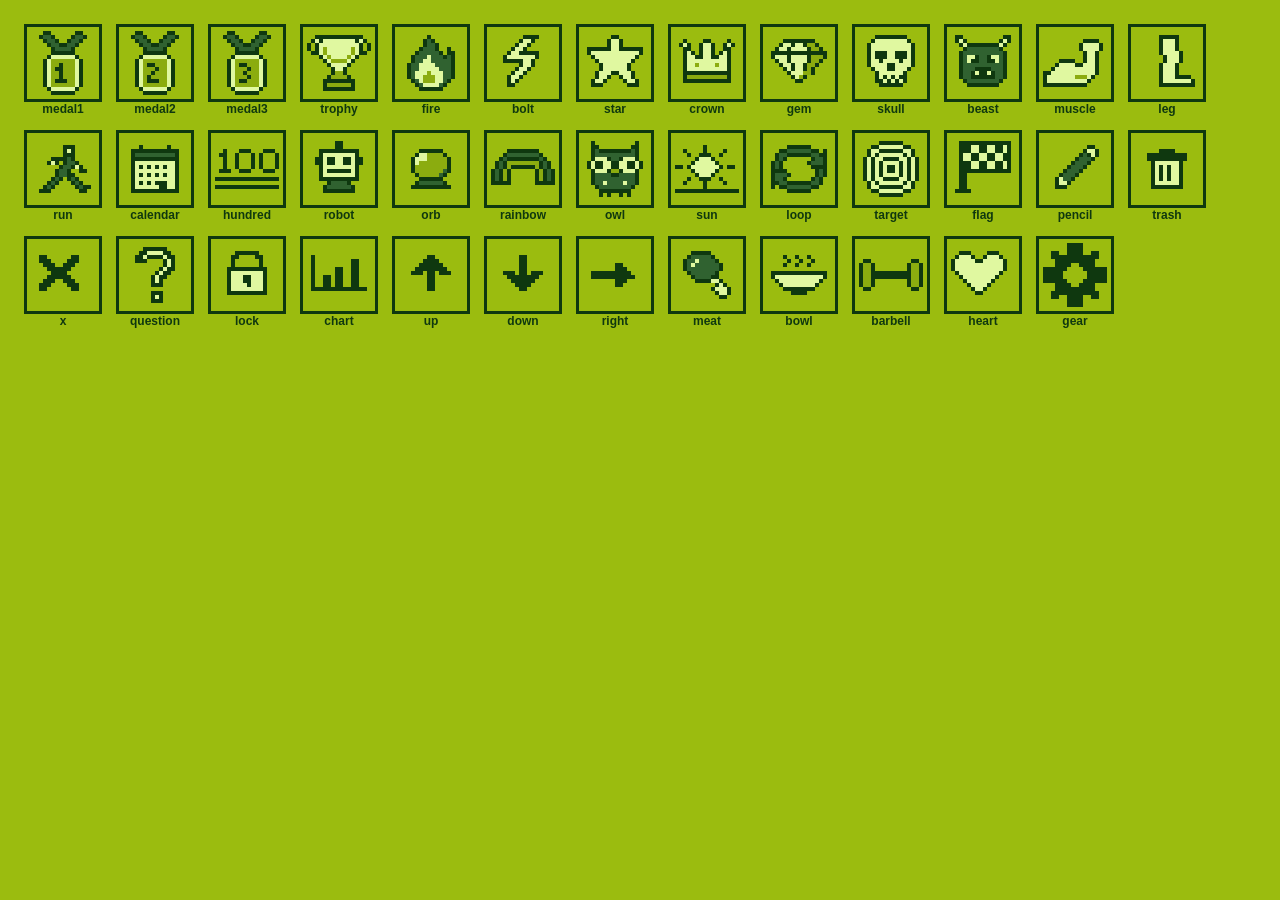
<file: preview/icons.html>
<!DOCTYPE html><html lang="zh-TW"><head><meta charset="UTF-8"><title>像素圖示</title>
<style>body{background:#9bbc0f;color:#0f380f;font-family:sans-serif;padding:16px}
.g{display:flex;flex-wrap:wrap;gap:14px}.i{text-align:center;font-size:12px;font-weight:700}
.t{background:#9bbc0f;border:3px solid #0f380f;line-height:0;display:inline-block;padding:4px}
.dark{background:#0f380f;padding:8px;margin-top:16px;display:inline-flex;gap:8px}</style></head><body>
<div class="g" id="g"></div>
<script src="icons.js"></script><script>
const PAL={K:'#0f380f',D:'#306230',M:'#8bac0f',L:'#e0f8a0'};
function svg(g,s){let r='';g.forEach((row,y)=>{for(let x=0;x<16;x++){const f=PAL[row[x]];if(f)r+='<rect x="'+x+'" y="'+y+'" width="1" height="1" fill="'+f+'"/>';}});
return '<svg width="'+16*s+'" height="'+16*s+'" viewBox="0 0 16 16" shape-rendering="crispEdges">'+r+'</svg>';}
for(const k in PX_ICONS){document.getElementById('g').innerHTML+='<div class="i"><div class="t">'+svg(PX_ICONS[k],4)+'</div><div>'+k+'</div></div>';}
</script></body></html>
</file>
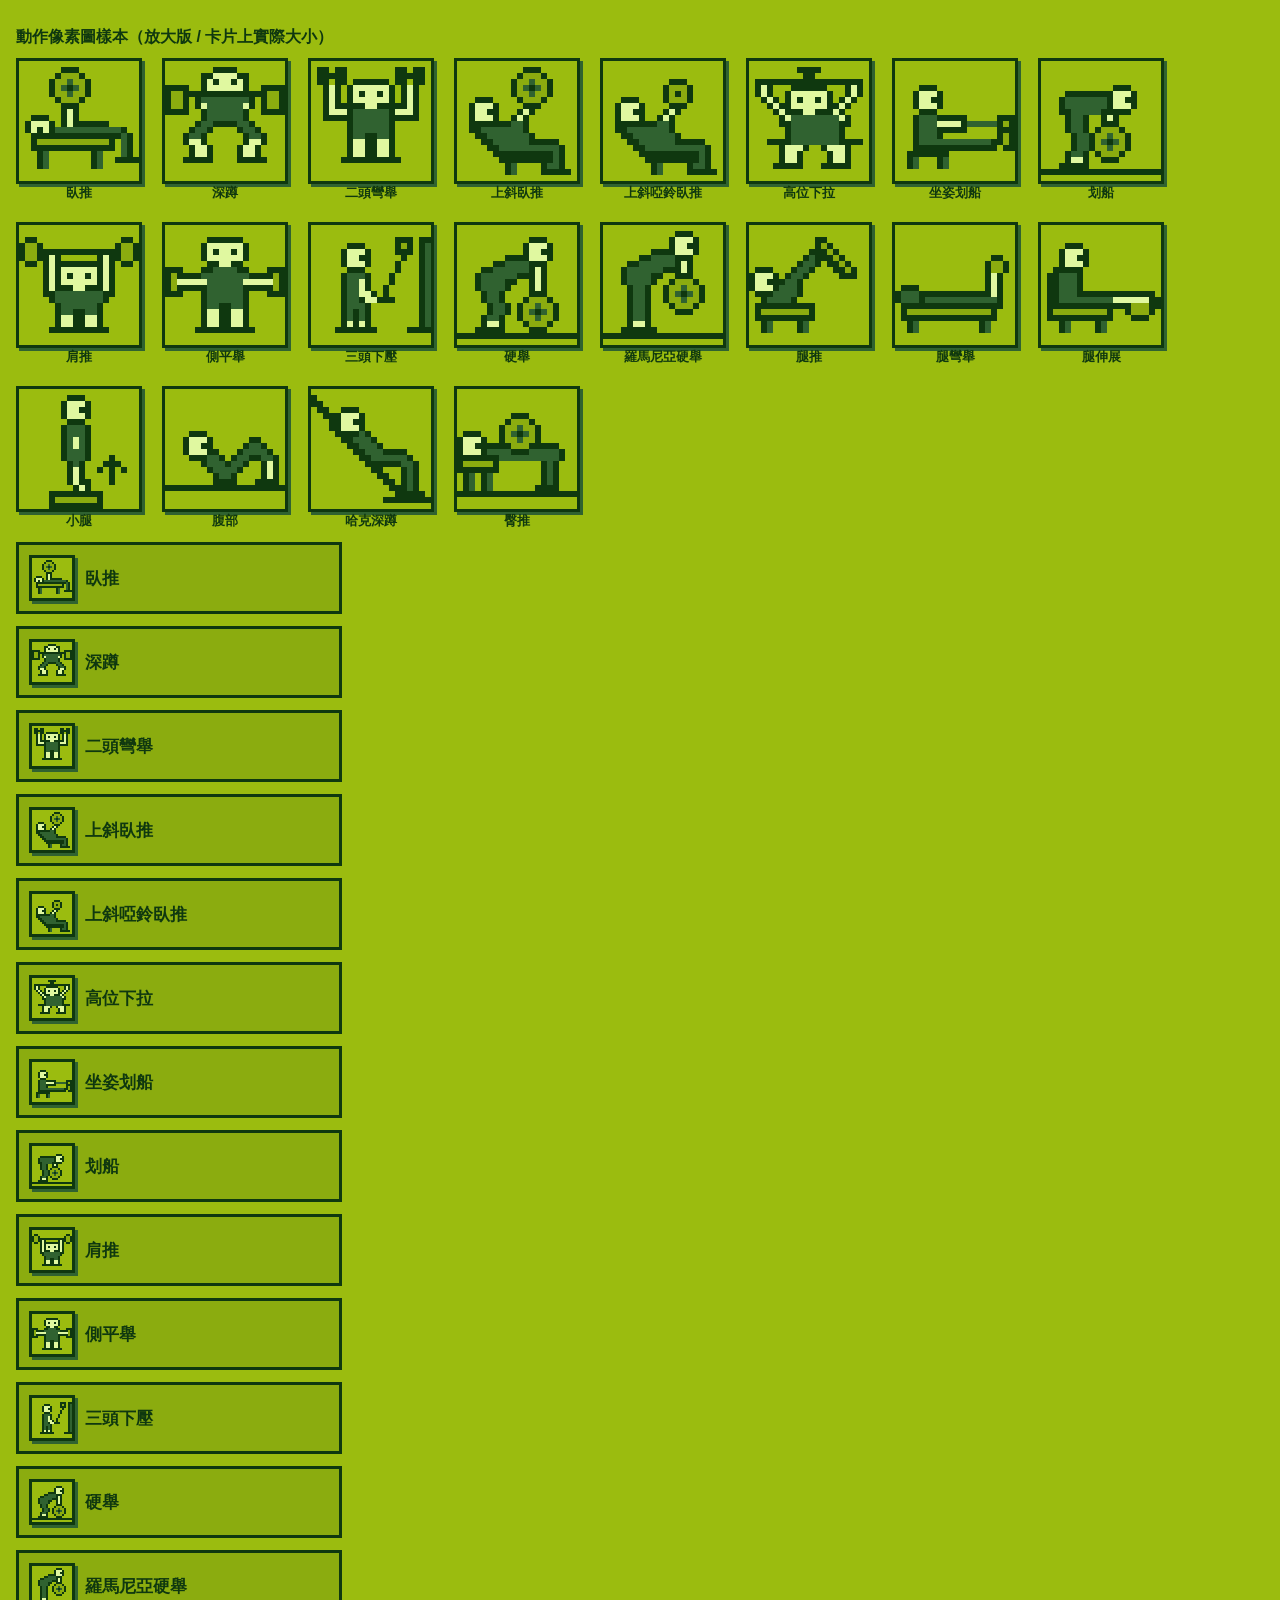
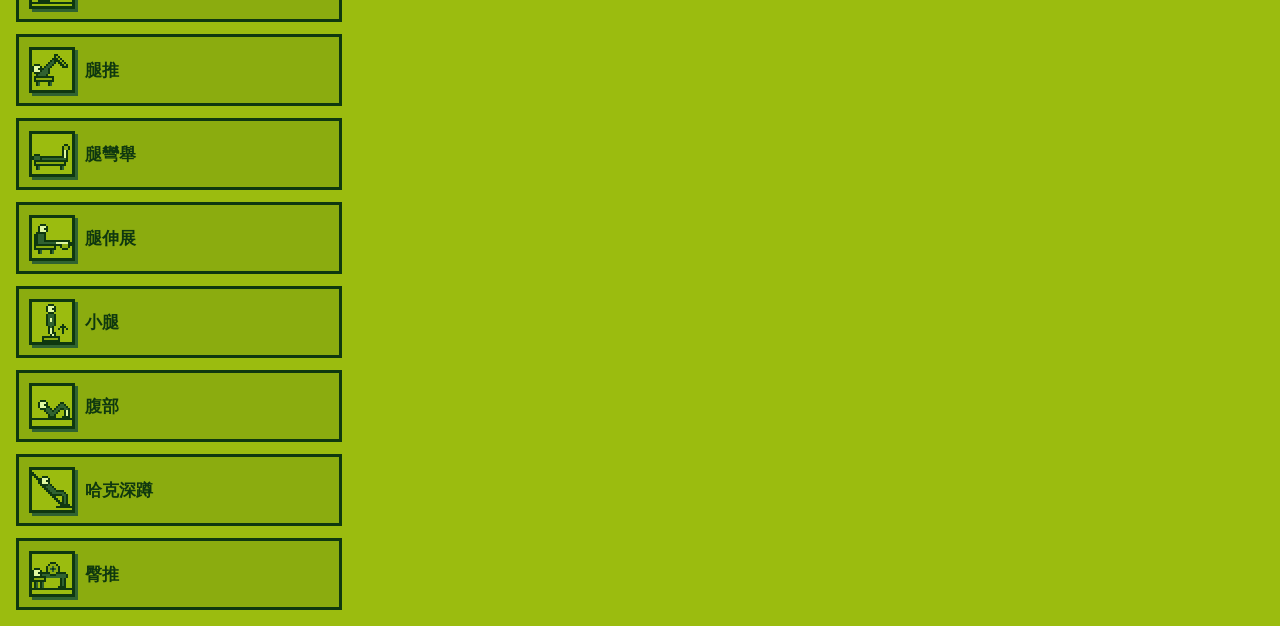
<file: preview/sprites.html>
<!DOCTYPE html>
<html lang="zh-TW">
<head>
<meta charset="UTF-8">
<meta name="viewport" content="width=device-width, initial-scale=1.0">
<title>像素圖樣本</title>
<style>
body{margin:0;padding:16px;background:#9bbc0f;color:#0f380f;font-family:'Noto Sans TC',sans-serif;}
h1{font-size:16px;}
.row{display:flex;flex-wrap:wrap;gap:20px;align-items:flex-end;}
.item{text-align:center;font-size:13px;font-weight:700;}
.tile{background:#9bbc0f;border:3px solid #0f380f;box-shadow:3px 3px 0 #306230;display:inline-block;line-height:0;}
.card{background:#8bac0f;border:3px solid #0f380f;padding:10px;margin-top:12px;display:flex;align-items:center;gap:10px;width:300px;font-weight:700;font-size:17px;}
</style>
</head>
<body>
<h1>動作像素圖樣本（放大版 / 卡片上實際大小）</h1>
<div class="row" id="big"></div>
<div id="cards"></div>
<script>
const PAL = {K:'#0f380f', D:'#306230', M:'#8bac0f', L:'#e0f8a0'};
const SPRITES = {
  '臥推': [
    "....................",
    ".......KKK..........",
    "......KMMMK.........",
    ".....KMMDMMK........",
    ".....KMDKDMK........",
    ".....KMMDMMK........",
    "......KMMMK.........",
    ".......KKK..........",
    ".......KLK..........",
    "..KKK..KLK..........",
    ".KLLLK.KLKKKKKK.....",
    ".KLKLKDDDDDDDDDDDK..",
    "..KKKKKKKKKKKKKKKDK.",
    "..KMMMMMMMMMMMMK.DK.",
    "..KKKKKKKKKKKKKK.DK.",
    "...KD.......KD...DK.",
    "...KD.......KD..KKKK",
    "...KD.......KD......",
    "....................",
    "...................."
  ],
  '深蹲': [
    "....................",
    "........KKKK........",
    "......KKLLLLKK......",
    "......KLKLLKLK......",
    "KKKK..KLLLLLLK..KKKK",
    "KMMKKKKKKKKKKKKKKMMK",
    "KMMK.KDDDDDDDDK.KMMK",
    "KMMK.KLDDDDDDLK.KMMK",
    "KKKK..KDDDDDDK..KKKK",
    "......KDDDDDDK......",
    ".....KDDKKKKDDK.....",
    "....KDDK....KDDK....",
    "...KDDK......KDDK...",
    "...KLLK......KLLK...",
    "....KLLK....KLLK....",
    "....KLLK....KLLK....",
    "...KKKKK....KKKKK...",
    "....................",
    "....................",
    "...................."
  ],
  '二頭彎舉': [
    "....................",
    ".KK.KK........KK.KK.",
    ".KKKKK........KKKKK.",
    ".KK.KK.KKKKKK.KK.KK.",
    "..KLK.KLLLLLLK.KLK..",
    "..KLK.KLKLLKLK.KLK..",
    "..KLK.KLLLLLLK.KLK..",
    "..KLKKKKKLLKKKKKLK..",
    "..KLLLKDDDDDDKLLLK..",
    "..KKKKKDDDDDDKKKKK..",
    "......KDDDDDDK......",
    "......KDDDDDDK......",
    "......KDDKKDDK......",
    "......KLLKKLLK......",
    "......KLLKKLLK......",
    "......KLLKKLLK......",
    ".....KKKKKKKKKK.....",
    "....................",
    "....................",
    "...................."
  ],
  '上斜臥推': [
    "....................",
    "...........KKK......",
    "..........KMMMK.....",
    ".........KMMDMMK....",
    ".........KMDKDMK....",
    ".........KMMDMMK....",
    "...KKK....KMMMK.....",
    "..KLLLK....KKK......",
    "..KLLKK...KLK.......",
    "..KLLLK..KLK........",
    "..KKKKKKKDDK........",
    "..KKDDDDDDDK........",
    "...KKDDDDDDDK.......",
    "....KKDDDDDDKKKKK...",
    ".....KKDDDDDDDDDDK..",
    "......KKKKKKKKKKDK..",
    ".......KKKKKKKKKDK..",
    "........KD....KDDK..",
    "........KD....KKKKK.",
    "...................."
  ],
  '上斜啞鈴臥推': [
    "....................",
    "....................",
    "....................",
    "...........KKK......",
    "..........KMMMK.....",
    "..........KMKMK.....",
    "...KKK....KMMMK.....",
    "..KLLLK....KKK......",
    "..KLLKK...KLK.......",
    "..KLLLK..KLK........",
    "..KKKKKKKDDK........",
    "..KKDDDDDDDK........",
    "...KKDDDDDDDK.......",
    "....KKDDDDDDKKKKK...",
    ".....KKDDDDDDDDDDK..",
    "......KKKKKKKKKKDK..",
    ".......KKKKKKKKKDK..",
    "........KD....KDDK..",
    "........KD....KKKKK.",
    "...................."
  ],
  '高位下拉': [
    "....................",
    "........KKKK........",
    ".........KK.........",
    ".KKKKKKKKKKKKKKKKKK.",
    ".KLK...KKKKKK...KLK.",
    ".KLK..KLLLLLLK..KLK.",
    "..KLK.KLKLLKLK.KLK..",
    "...KLKKLLLLLLKKLK...",
    "....KLKKKLLKKKLK....",
    ".....KLDDDDDDDDLK...",
    ".....KKDDDDDDDDKK...",
    "......KDDDDDDDDK....",
    "......KDDDDDDDDK....",
    "...KKKKDDDDDDDDKKKK.",
    ".....KLLLK..KLLLK...",
    ".....KLLK....KLLK...",
    ".....KLLK....KLLK...",
    "....KKKKK...KKKKK...",
    "....................",
    "...................."
  ],
  '坐姿划船': [
    "....................",
    "....................",
    "....................",
    "....................",
    "....KKK.............",
    "...KLLLK............",
    "...KLLKK............",
    "...KLLLK............",
    "....KKK.............",
    "...KDDDKKKKK.....KKK",
    "...KDDDLLLLKDDDDDKMK",
    "...KDDDKKKKK.....KKK",
    "...KDDDK.........KMK",
    "...KDDDDDDDDDDDDKKMK",
    "...KKKKKKKKKKKKKK.KK",
    "..KKKKKKK...........",
    "..KD...KD...........",
    "..KD...KD...........",
    "....................",
    "...................."
  ],
  '划船': [
    "....................",
    "....................",
    "....................",
    "....................",
    "............KKK.....",
    "....KKKKKKKKLLLK....",
    "...KDDDDDDDKLLKK....",
    "...KDDDDDDDKLLLK....",
    "...KKDDDDDKKKKK.....",
    "....KDDK..KLK.......",
    "....KDDK..KKK.......",
    "....KDDK.KMMMK......",
    ".....KDDKMMDMMK.....",
    ".....KDDKMDKDMK.....",
    ".....KDDKMMDMMK.....",
    "....KDDK.KMMMK......",
    "....KLLK..KKK.......",
    "...KKKKK............",
    "KKKKKKKKKKKKKKKKKKKK",
    "...................."
  ],
  '肩推': [
    "....................",
    "....................",
    ".KK..............KK.",
    "KMMK............KMMK",
    "KMMKKKKKKKKKKKKKKMMK",
    "KMMKKLK......KLKKMMK",
    ".KK.KLKKKKKKKKLK.KK.",
    "....KLKLLLLLLKLK....",
    "....KLKLKLLKLKLK....",
    "....KLKLLLLLLKLK....",
    "....KLKKKLLKKKLK....",
    "....KKDDDDDDDDKK....",
    ".....KDDDDDDDDK.....",
    "......KDDDDDDK......",
    "......KDDKKDDK......",
    "......KLLKKLLK......",
    "......KLLKKLLK......",
    ".....KKKKKKKKKK.....",
    "....................",
    "...................."
  ],
  '側平舉': [
    "....................",
    "....................",
    ".......KKKKKK.......",
    "......KLLLLLLK......",
    "......KLKLLKLK......",
    "......KLLLLLLK......",
    ".......KKLLKK.......",
    "KKK...KKDDDDKK...KKK",
    "KMKKKKDDDDDDDDKKKKMK",
    "KMLLLLLDDDDDDLLLLLMK",
    "KMKKKKKDDDDDDKKKKKMK",
    "KKK...KDDDDDDK...KKK",
    "......KDDDDDDK......",
    "......KDDKKDDK......",
    "......KLLKKLLK......",
    "......KLLKKLLK......",
    "......KLLKKLLK......",
    ".....KKKKKKKKKK.....",
    "....................",
    "...................."
  ],
  '三頭下壓': [
    "....................",
    "....................",
    "..............KKK.KK",
    "......KKK.....KMK.KD",
    ".....KLLLK....KKK.KD",
    ".....KLLKK.....K..KD",
    ".....KLLLK....K...KD",
    "......KKK.....K...KD",
    ".....KDDDK...K....KD",
    ".....KDDLK...K....KD",
    ".....KDDLK..K.....KD",
    ".....KDDLLK.K.....KD",
    ".....KDDKLLKKK....KD",
    ".....KDDDK........KD",
    ".....KDKDK........KD",
    ".....KDKDK........KD",
    ".....KLKLK........KD",
    "....KKKKKKK.....KKKK",
    "....................",
    "...................."
  ],
  '硬舉': [
    "....................",
    "....................",
    "............KKK.....",
    "...........KLLLK....",
    "...........KLLKK....",
    "........KKKKLLLK....",
    "......KKDDDDKKK.....",
    "....KKDDDDDDKLK.....",
    "...KDDDDDDKKKLK.....",
    "...KDDDDKK..KLK.....",
    "...KDDDDK...KLK.....",
    "....KDDK....KKK.....",
    "....KDDK...KMMMK....",
    ".....KDDK.KMMDMMK...",
    ".....KDDK.KMDKDMK...",
    "....KDDK..KMMDMMK...",
    "....KLLK...KMMMK....",
    "...KKKKK....KKK.....",
    "KKKKKKKKKKKKKKKKKKKK",
    "...................."
  ],
  '羅馬尼亞硬舉': [
    "....................",
    "............KKK.....",
    "...........KLLLK....",
    "...........KLLKK....",
    "........KKKKLLLK....",
    "......KKDDDDKKK.....",
    "....KKDDDDDDKLK.....",
    "...KDDDDDDKKKLK.....",
    "...KDDDDKK..KKK.....",
    "...KDDDDK..KMMMK....",
    "....KDDK..KMMDMMK...",
    "....KDDK..KMDKDMK...",
    "....KDDK..KMMDMMK...",
    "....KDDK...KMMMK....",
    "....KDDK....KKK.....",
    "....KDDK............",
    "....KLLK............",
    "...KKKKKK...........",
    "KKKKKKKKKKKKKKKKKKKK",
    "...................."
  ],
  '腿推': [
    "....................",
    "....................",
    "...........KK.......",
    "...........KMK......",
    "..........KKKMK.....",
    ".........KDKKKMK....",
    "........KDDK.KKMK...",
    ".KKK...KDDK...KKMK..",
    "KLLLK.KDDK.....KKK..",
    "KLLKKKDDK...........",
    "KLLLKDDDK...........",
    ".KKKDDDDK...........",
    "..KDDDDK............",
    ".KKKKKKKKKK.........",
    ".KMMMMMMMMK.........",
    ".KKKKKKKKKK.........",
    "..KD....KD..........",
    "..KD....KD..........",
    "....................",
    "...................."
  ],
  '腿彎舉': [
    "....................",
    "....................",
    "....................",
    "....................",
    "....................",
    "................KK..",
    "...............KMMK.",
    "...............KMMK.",
    "...............KLK..",
    "...............KLK..",
    ".KKK...........KLK..",
    "KDDDKKKKKKKKKKKKLK..",
    "KDDDKDDDDDDDDDDDDK..",
    ".KKKKKKKKKKKKKKKKK..",
    ".KMMMMMMMMMMMMMMK...",
    ".KKKKKKKKKKKKKKKK...",
    "..KD..........KD....",
    "..KD..........KD....",
    "....................",
    "...................."
  ],
  '腿伸展': [
    "....................",
    "....................",
    "....................",
    "....KKK.............",
    "...KLLLK............",
    "...KLLKK............",
    "...KLLLK............",
    "..KKKKK.............",
    ".KKDDDK.............",
    ".KKDDDK.............",
    ".KKDDDK.............",
    ".KKDDDKKKKKKKKKKKKK.",
    ".KKDDDDDDDDDLLLLLLKK",
    ".KKKKKKKKKKKKKKMMMKK",
    ".KMMMMMMMMMK..KMMMK.",
    ".KKKKKKKKKKK...KKK..",
    "...KD....KD.........",
    "...KD....KD.........",
    "....................",
    "...................."
  ],
  '小腿': [
    "....................",
    "........KKK.........",
    ".......KLLLK........",
    ".......KLLKK........",
    ".......KLLLK........",
    "........KKK.........",
    ".......KDDDK........",
    ".......KDDDK........",
    ".......KDLDK........",
    ".......KDLDK........",
    ".......KDDDK........",
    ".......KDDDK...K....",
    "........KDK...KKK...",
    "........KLK..K.K.K..",
    "........KLK....K....",
    "........KLKK...K....",
    ".........KLK........",
    ".....KKKKKKKKK......",
    ".....KMMMMMMMK......",
    ".....KKKKKKKKK......"
  ],
  '腹部': [
    "....................",
    "....................",
    "....................",
    "....................",
    "....................",
    "....................",
    "....................",
    "....KKK.............",
    "...KLLLK......KK....",
    "...KLLKK.....KDDK...",
    "...KLLLKK...KDDDDK..",
    "....KKKDDK.KDDKKDDK.",
    "......KDDDKDDK..KLK.",
    ".......KDDDDK...KLK.",
    "........KDDK....KLK.",
    "........KKKK...KKKK.",
    "KKKKKKKKKKKKKKKKKKKK",
    "....................",
    "....................",
    "...................."
  ],
  '哈克深蹲': [
    "....................",
    "K...................",
    "KK..................",
    ".KK..KKK............",
    "..KKKLLLK...........",
    "...KKLLKK...........",
    "...KKLLLK...........",
    "....KKKKDK..........",
    ".....KKDDDK.........",
    "......KKDDDK........",
    ".......KKDDDKKKK....",
    "........KKDDDDDDK...",
    ".........KKKKKKDDK..",
    "..........KK...KDK..",
    "...........KK..KDK..",
    "............KK.KDK..",
    ".............KKKDK..",
    "..............KKKKK.",
    "............KKKKKKKK",
    "...................."
  ],
  '臀推': [
    "....................",
    "....................",
    "....................",
    "....................",
    ".........KKK........",
    "........KMMMK.......",
    ".......KMMDMMK......",
    ".KKK...KMDKDMK......",
    "KLLLK..KMMDMMK......",
    "KLLKKKKKKMMMKKKKK...",
    "KLLLKDDDDKKKDDDDDK..",
    "KKKKKKKDDDDDDDDDDK..",
    "KMMMMMK.......KDK...",
    "KKKKKKK.......KDK...",
    ".KD.KD........KDK...",
    ".KD.KD........KDK...",
    ".KD.KD.......KKKK...",
    "KKKKKKKKKKKKKKKKKKKK",
    "....................",
    "...................."
  ]
};
function spriteSVG(grid, scale){
  let r='';
  grid.forEach((row,y)=>{ for(let x=0;x<row.length;x++){ const c=row[x]; if(PAL[c]) r+='<rect x="'+x+'" y="'+y+'" width="1" height="1" fill="'+PAL[c]+'"/>'; } });
  return '<svg width="'+(20*scale)+'" height="'+(20*scale)+'" viewBox="0 0 20 20" shape-rendering="crispEdges">'+r+'</svg>';
}
const big = document.getElementById('big'), cards = document.getElementById('cards');
Object.keys(SPRITES).forEach(name=>{
  big.innerHTML += '<div class="item"><div class="tile">'+spriteSVG(SPRITES[name],6)+'</div><div>'+name+'</div></div>';
  cards.innerHTML += '<div class="card"><span class="tile">'+spriteSVG(SPRITES[name],2)+'</span>'+name+'</div>';
});
</script>
</body>
</html>
</file>
